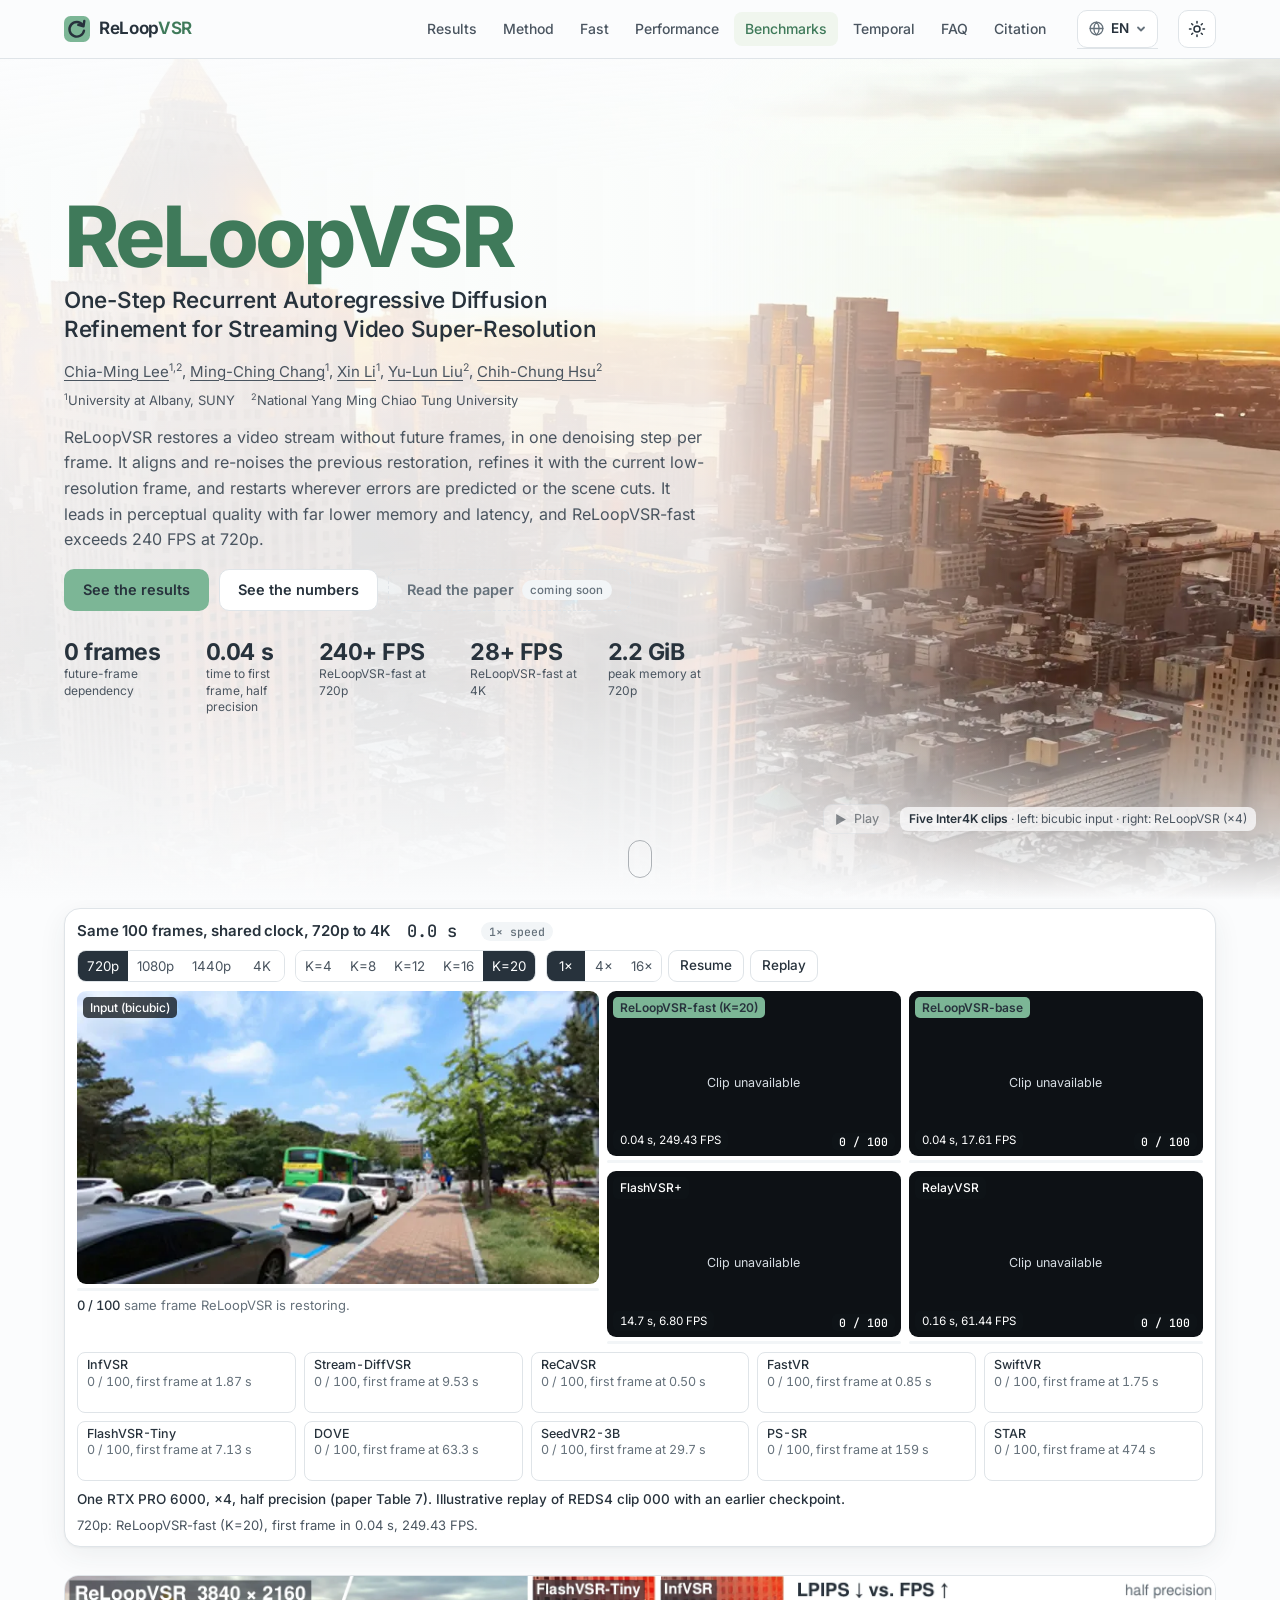
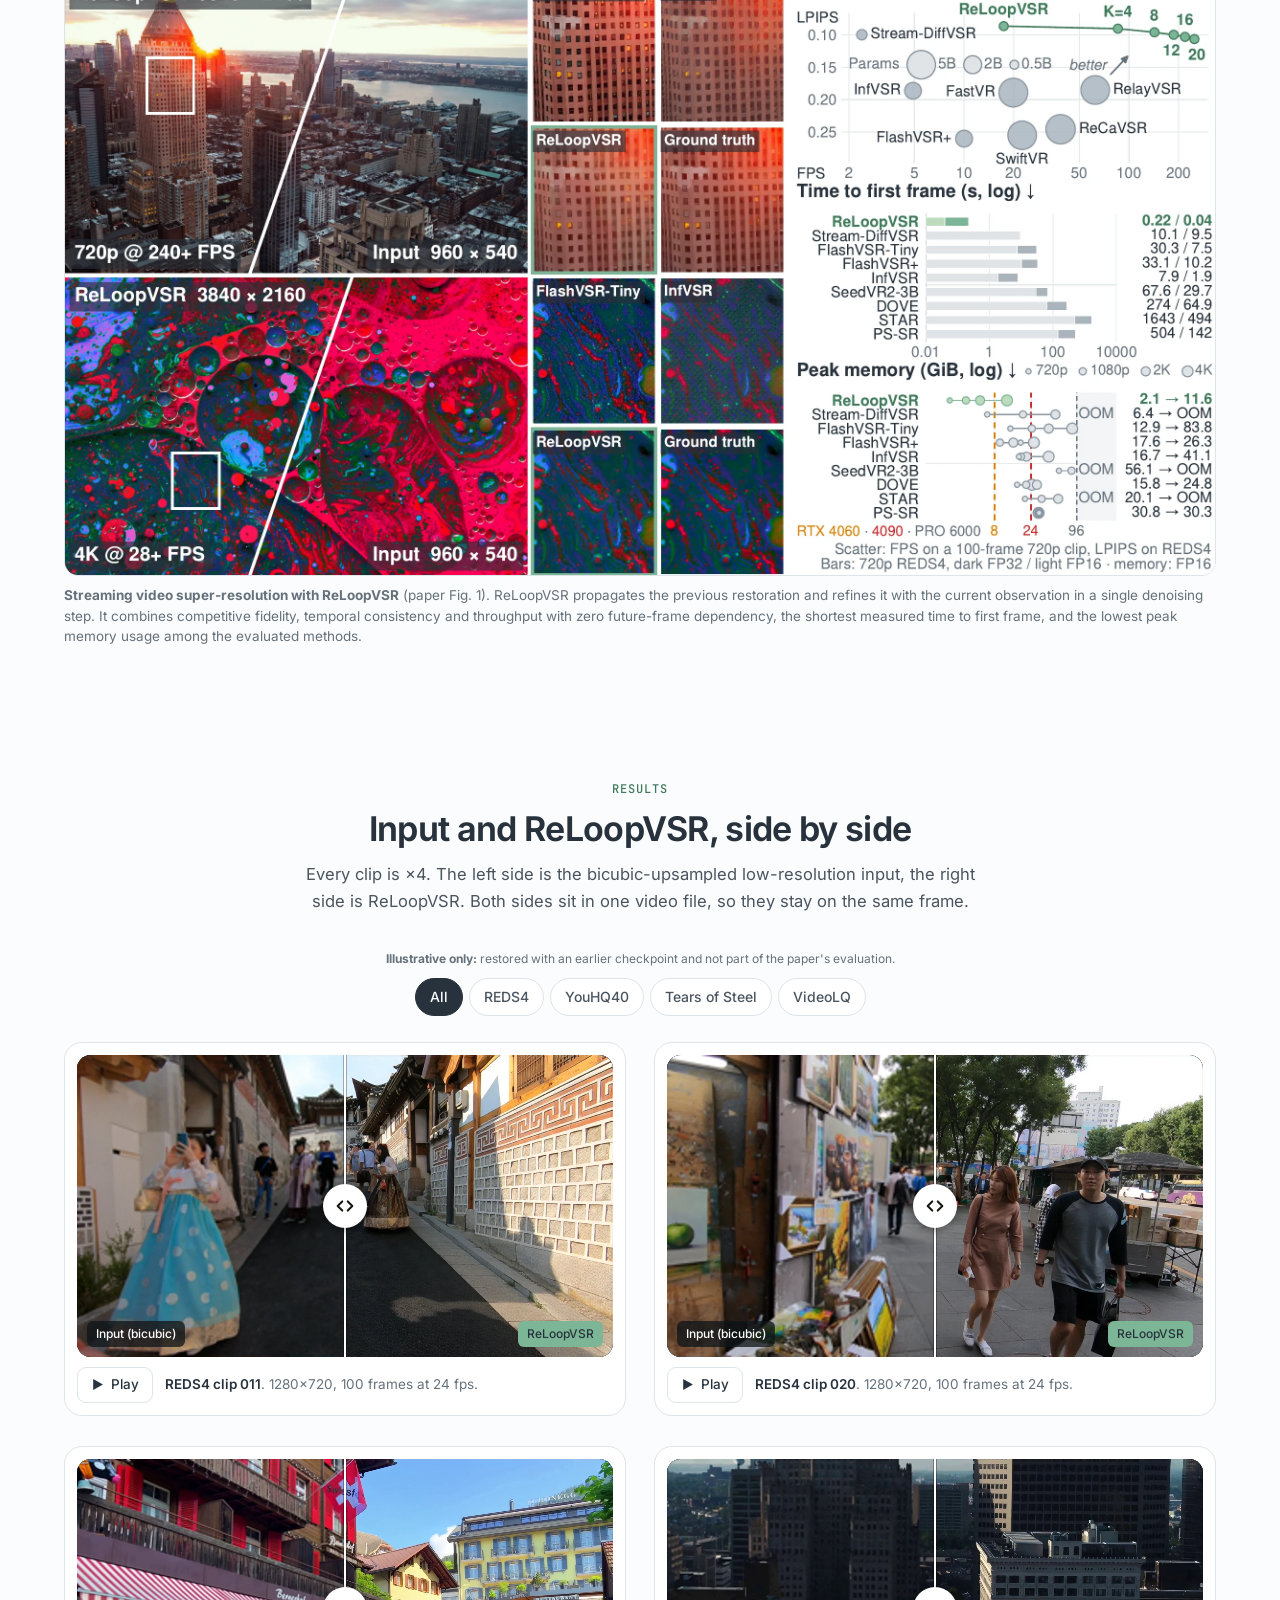
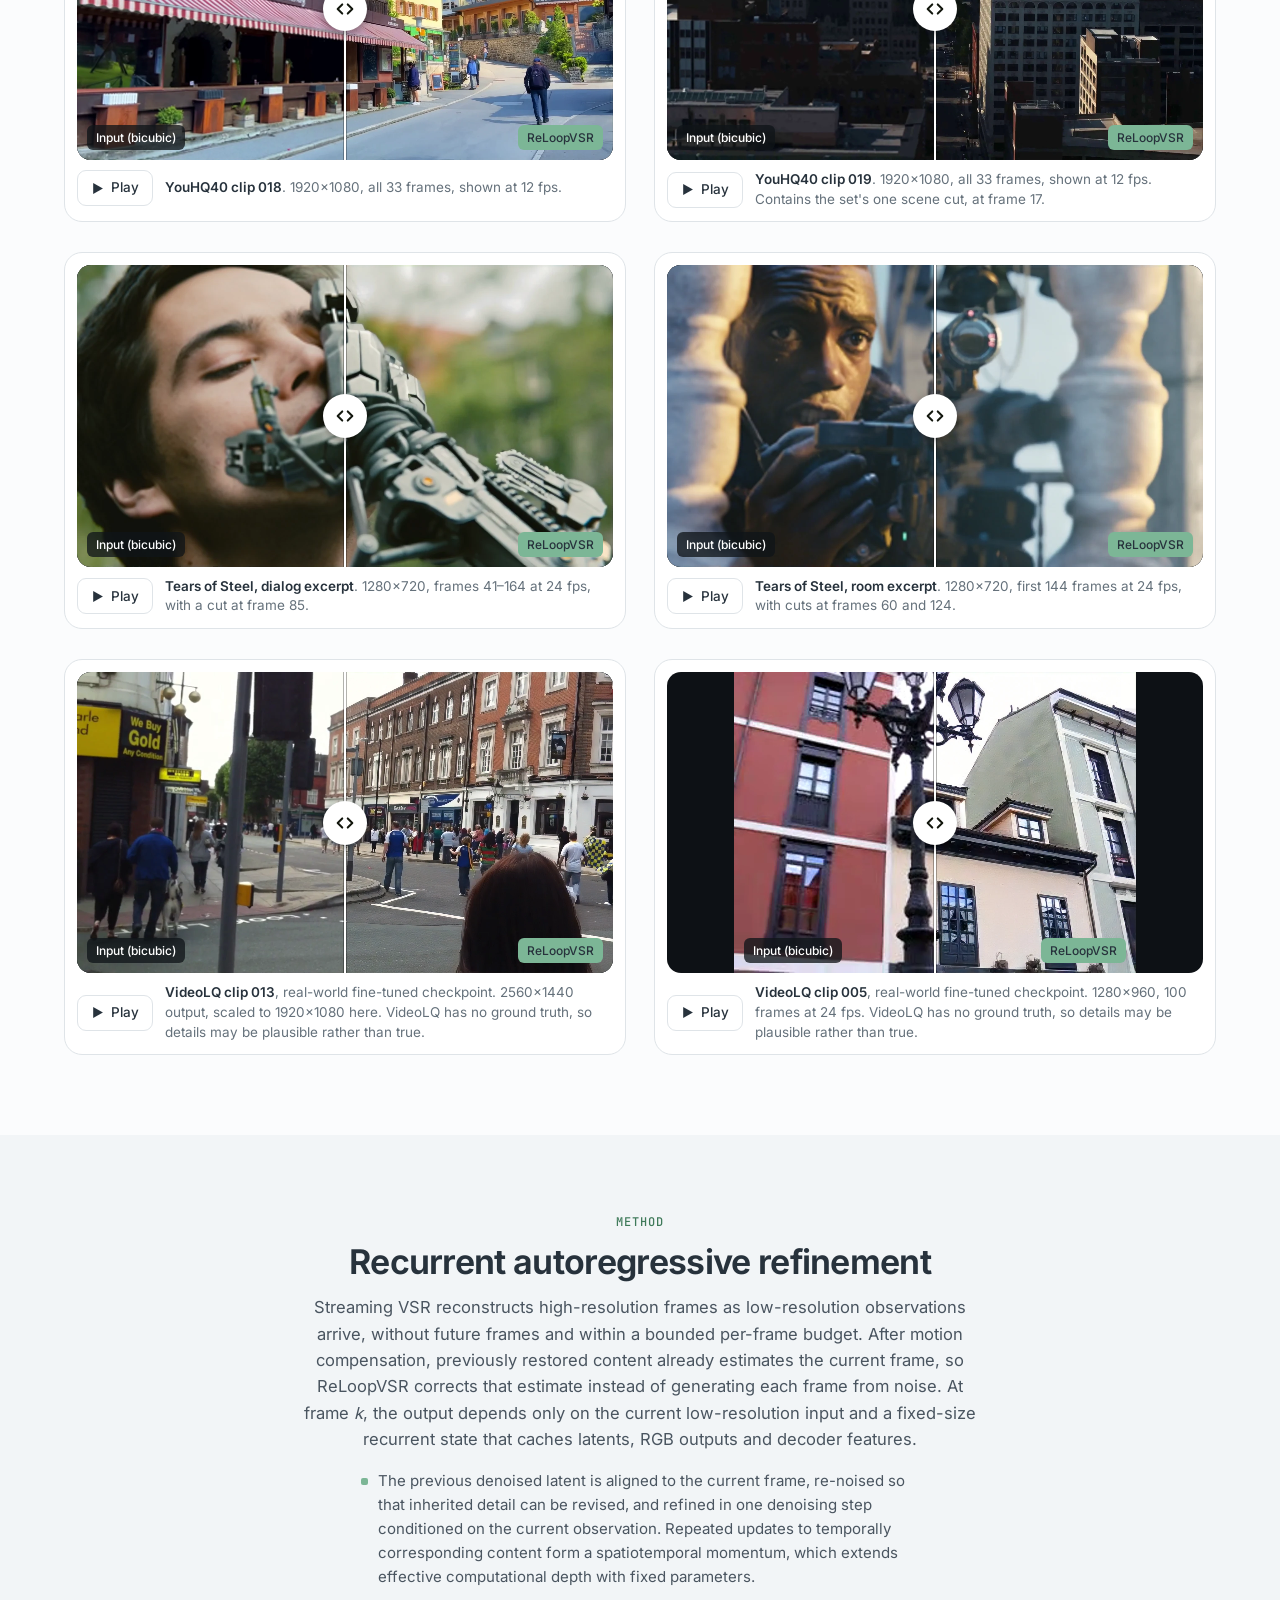
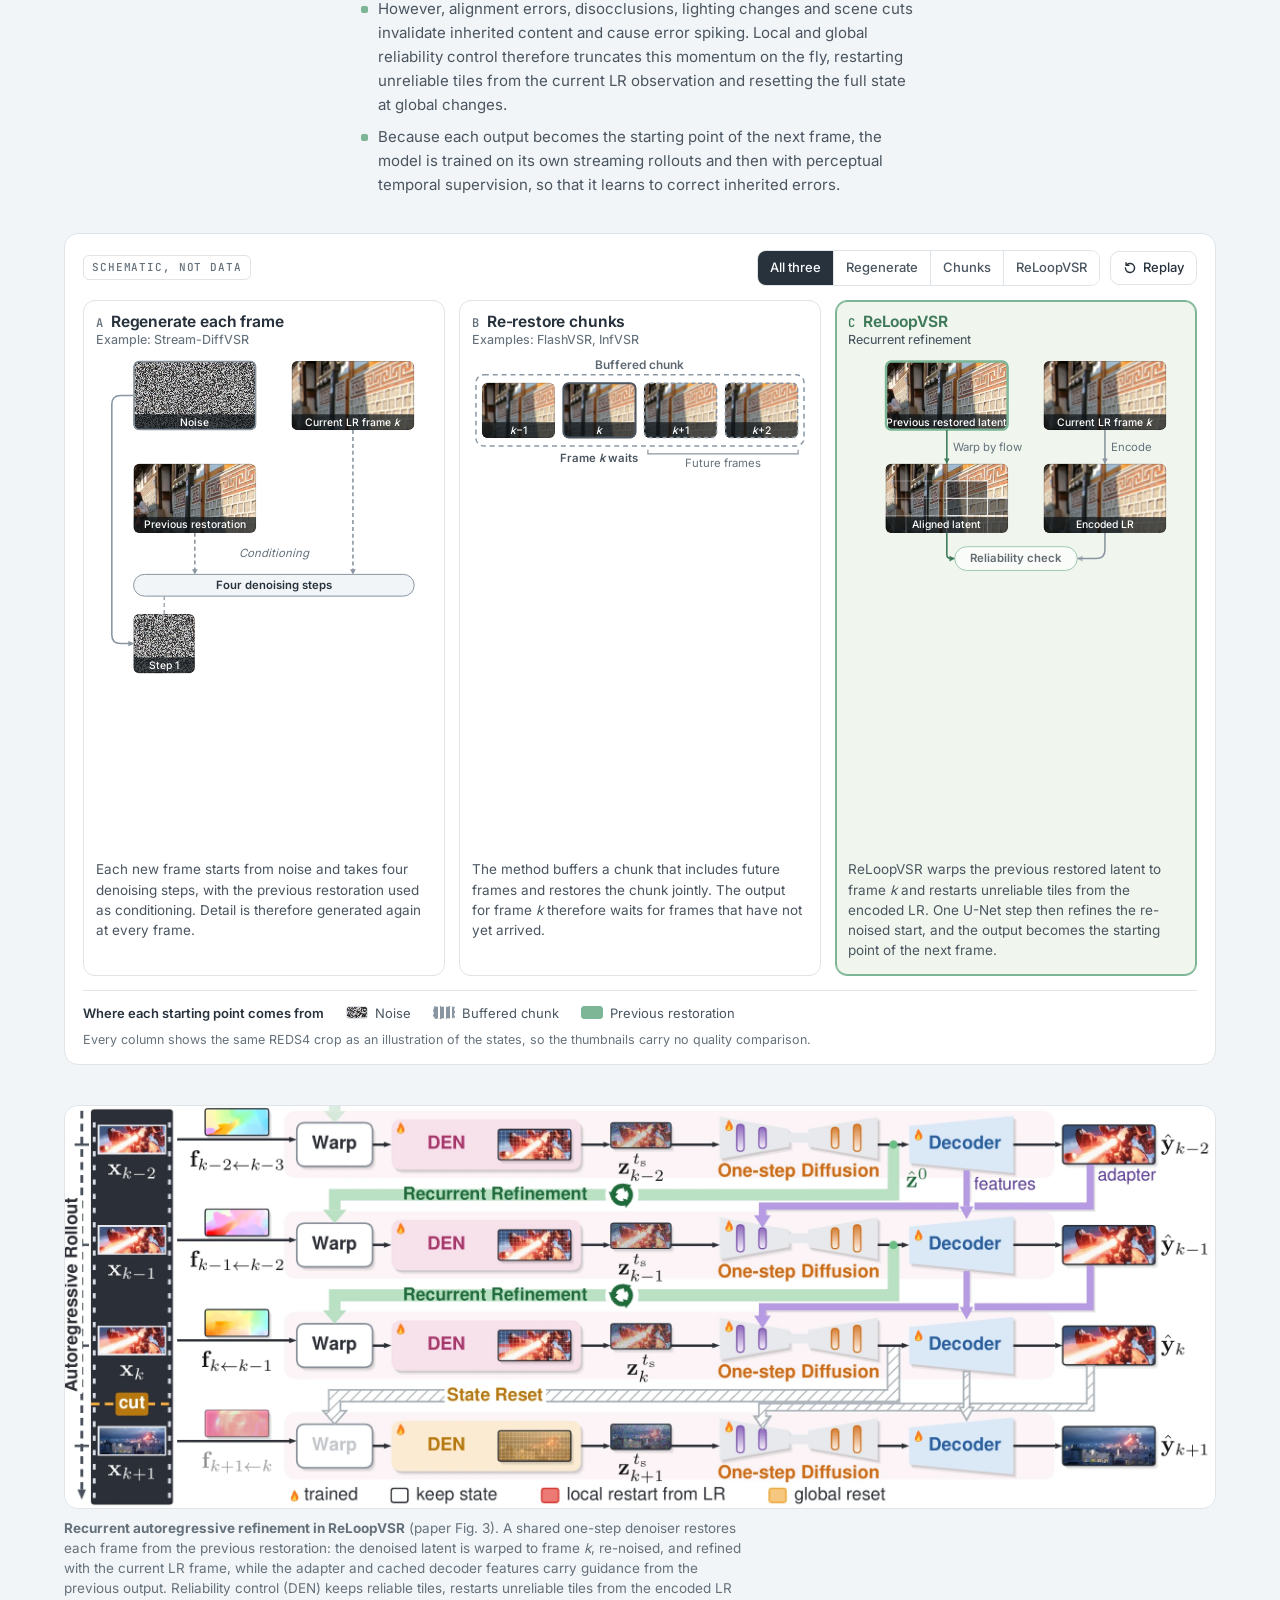
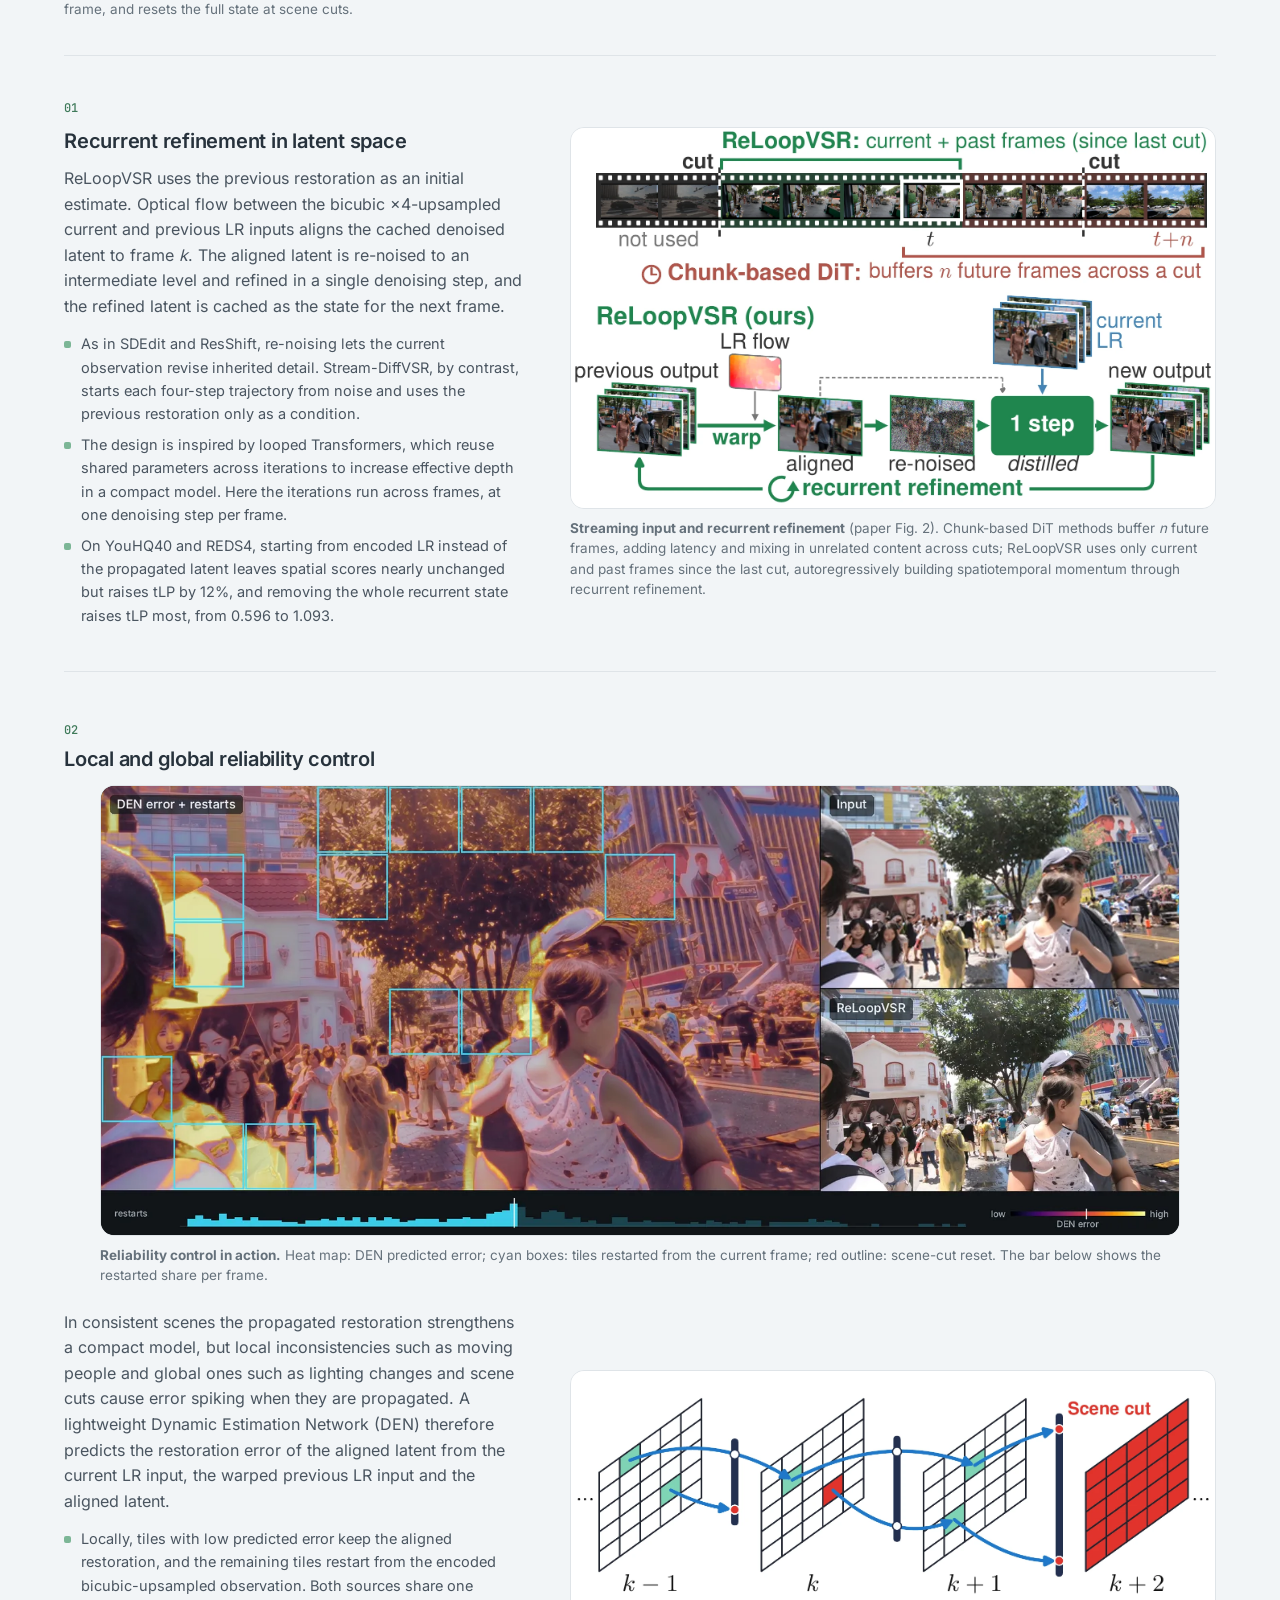
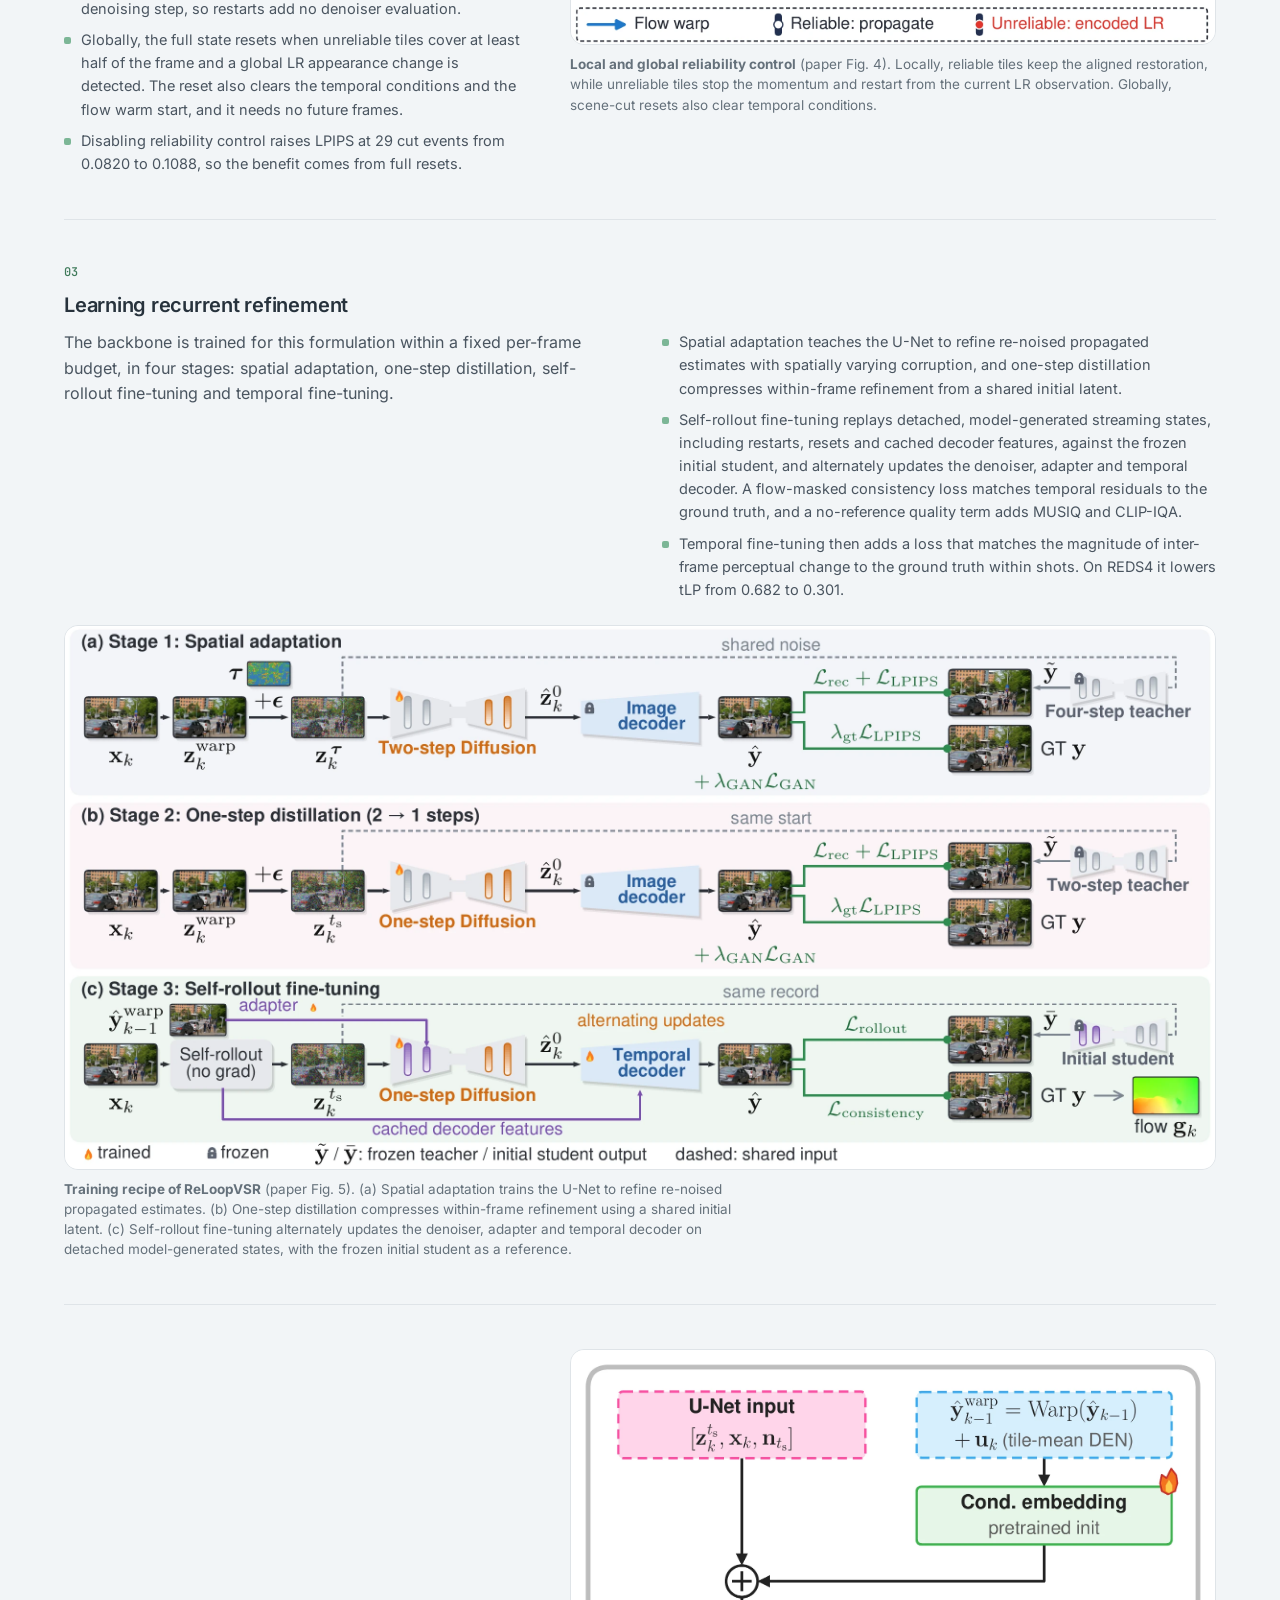
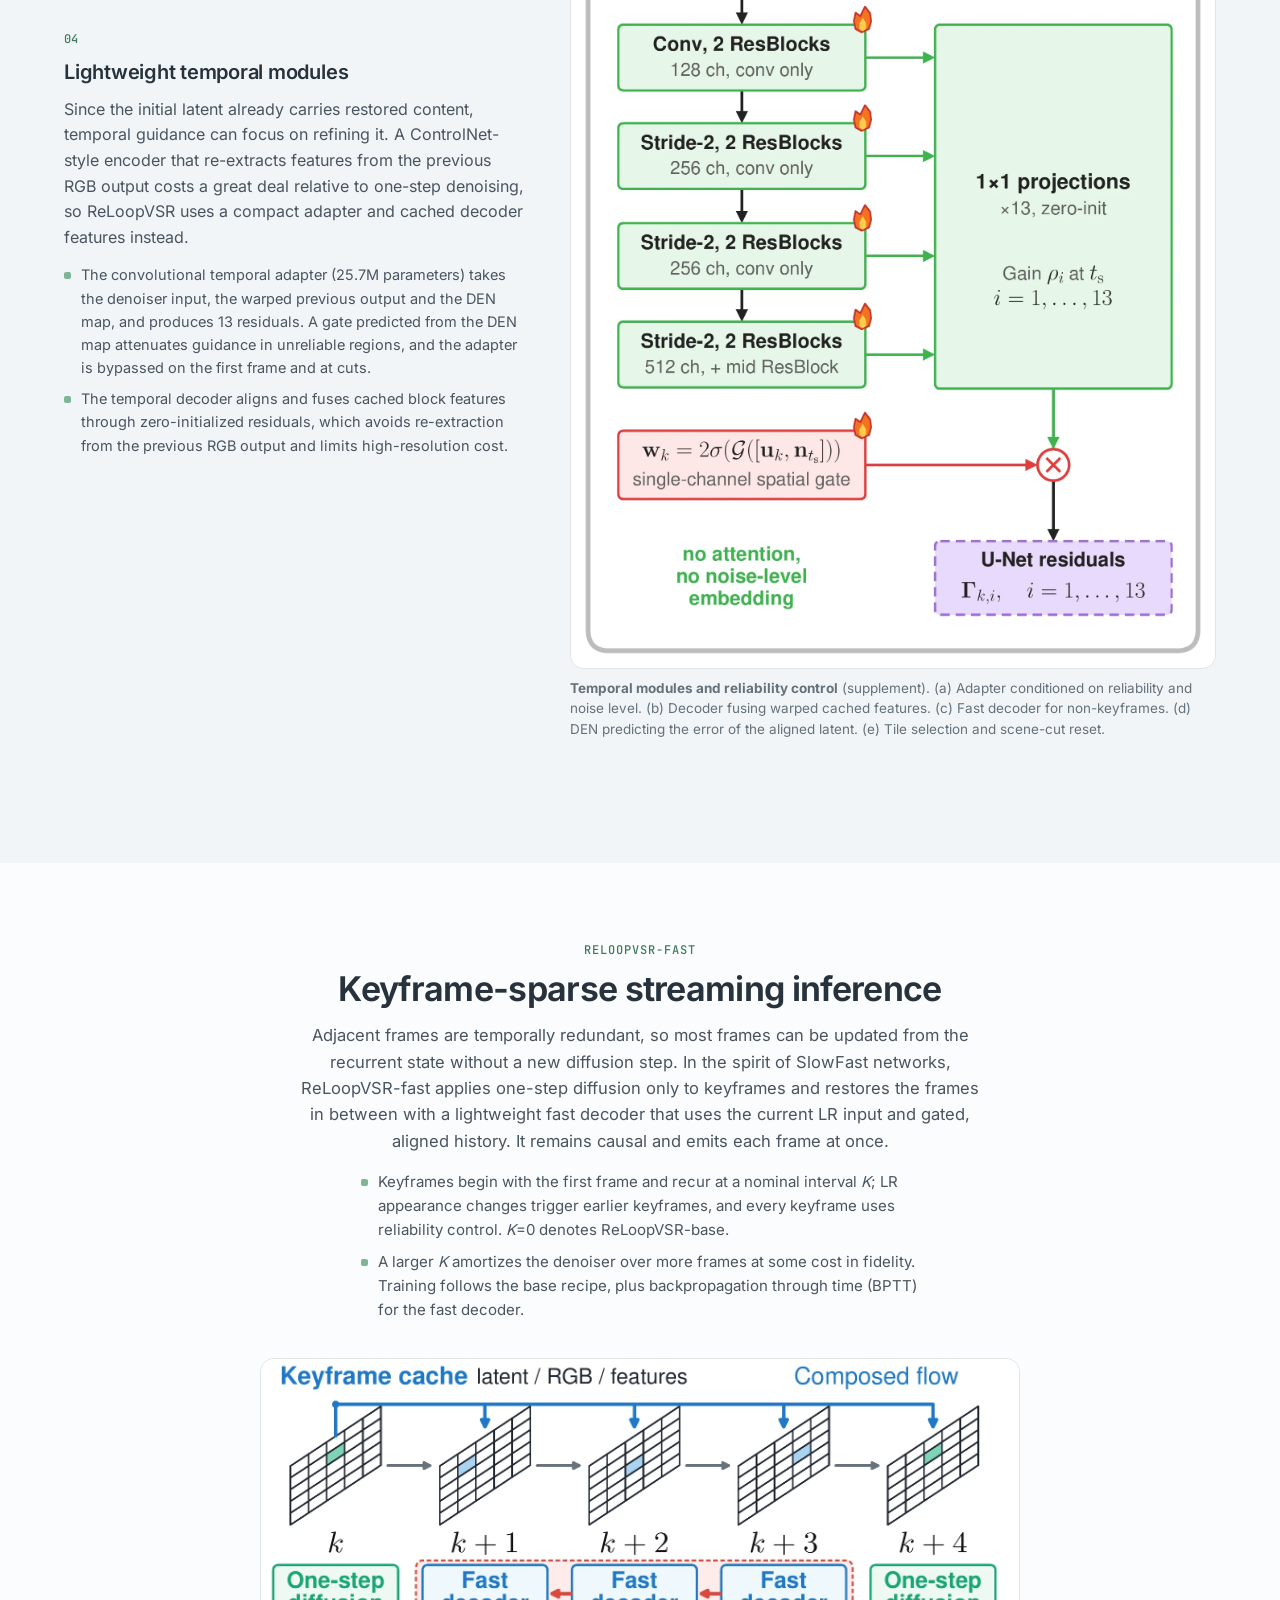
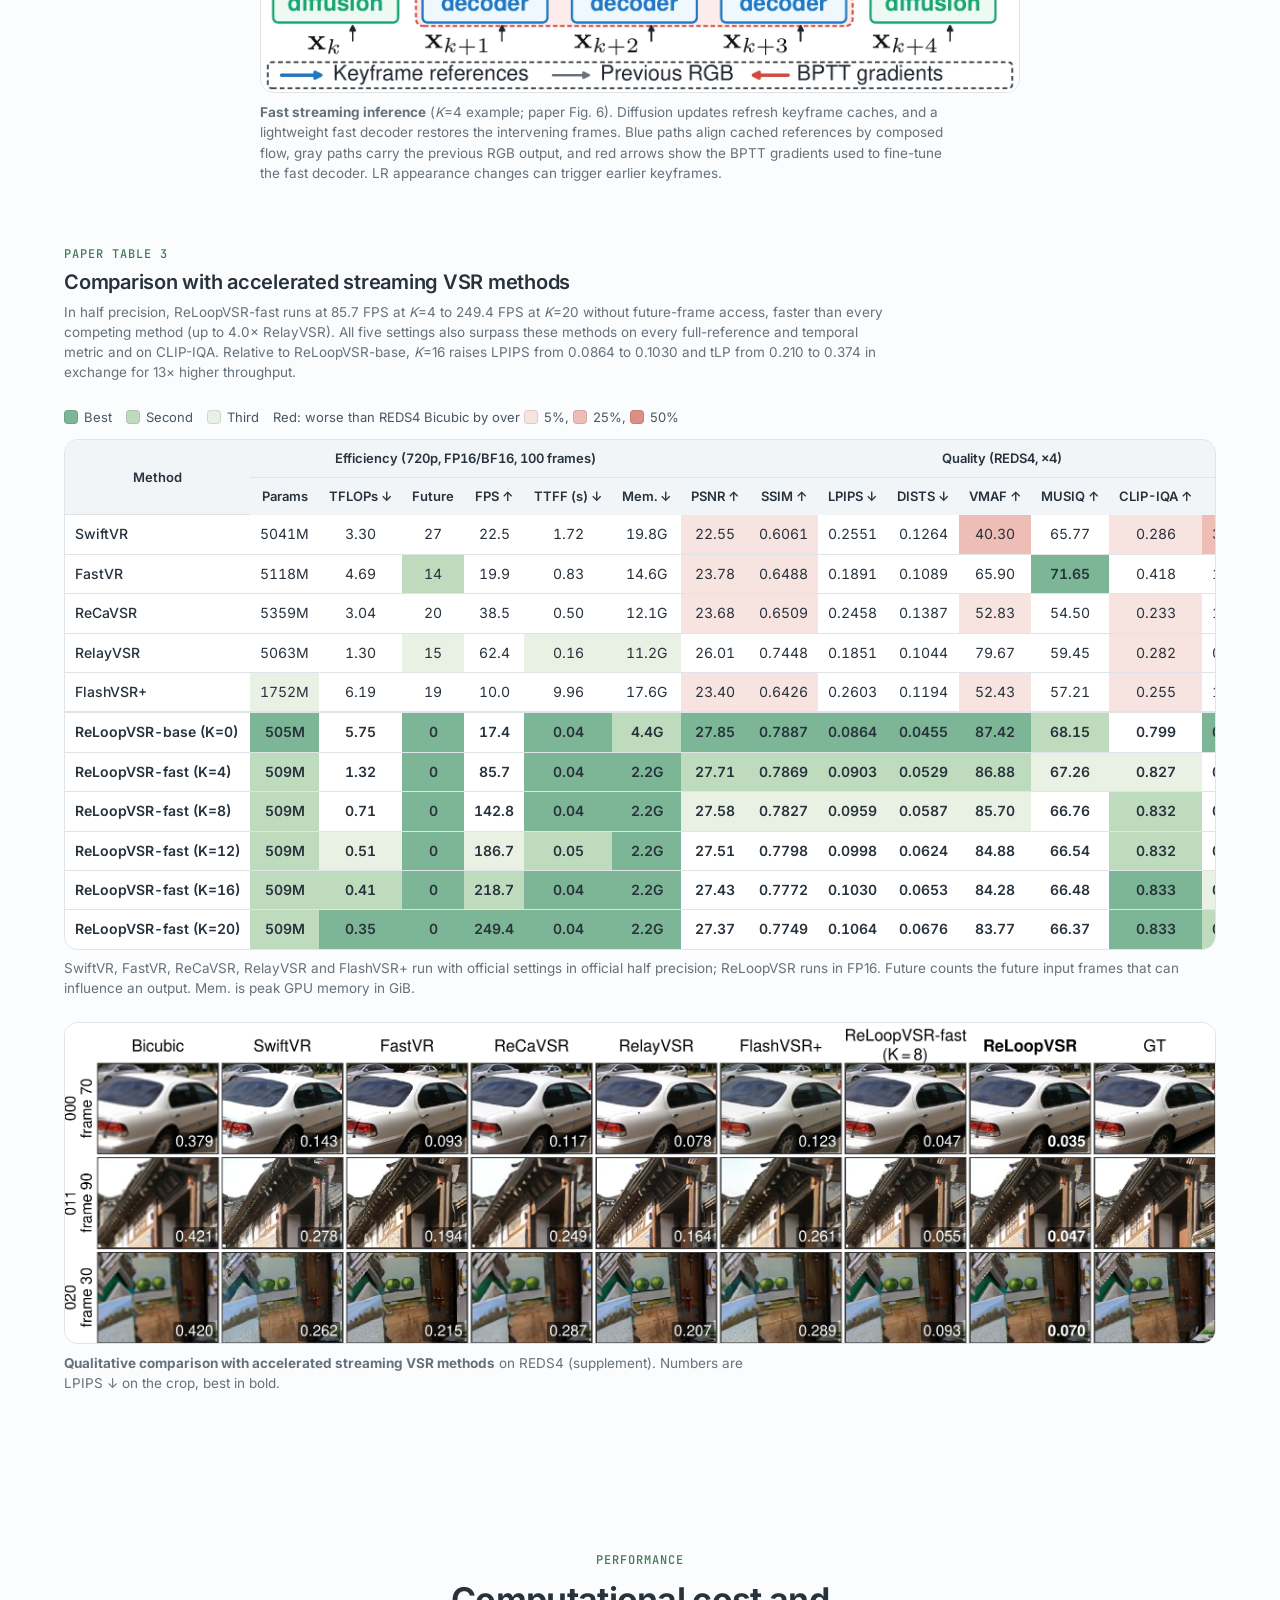
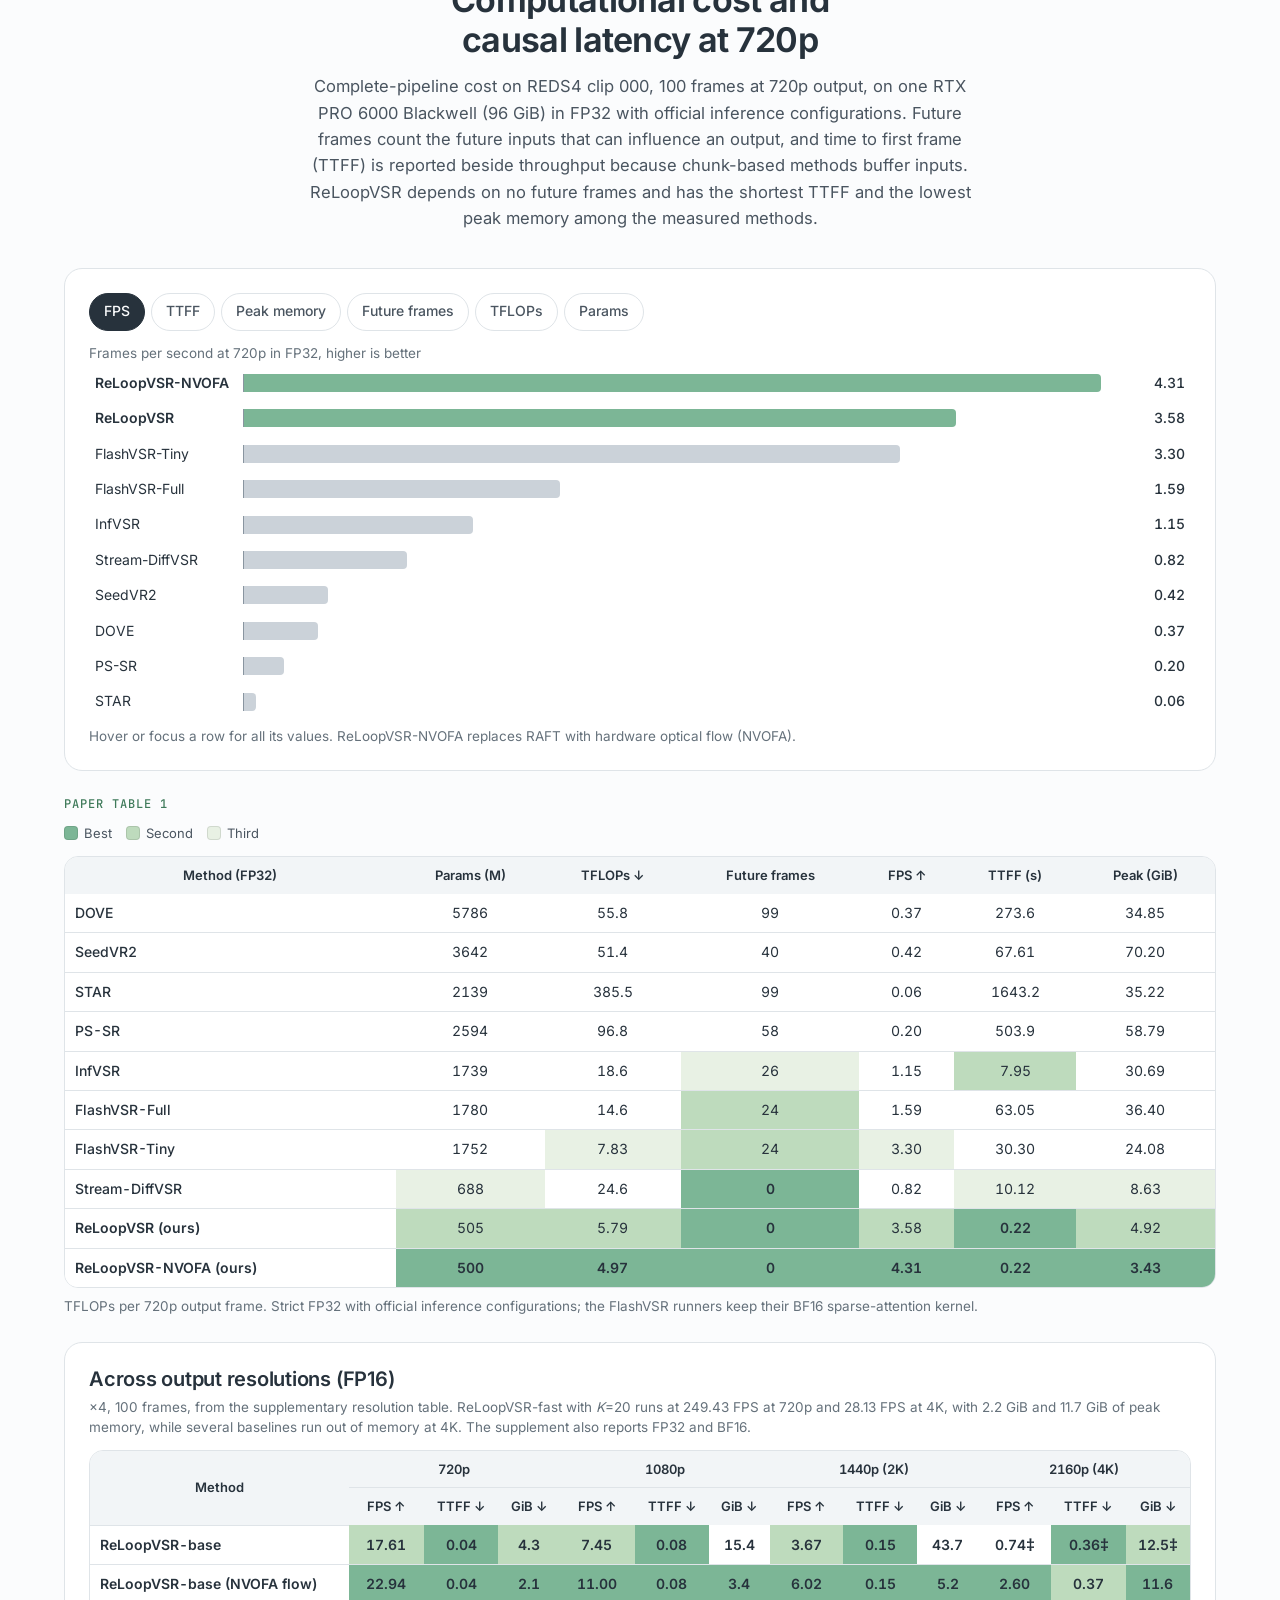
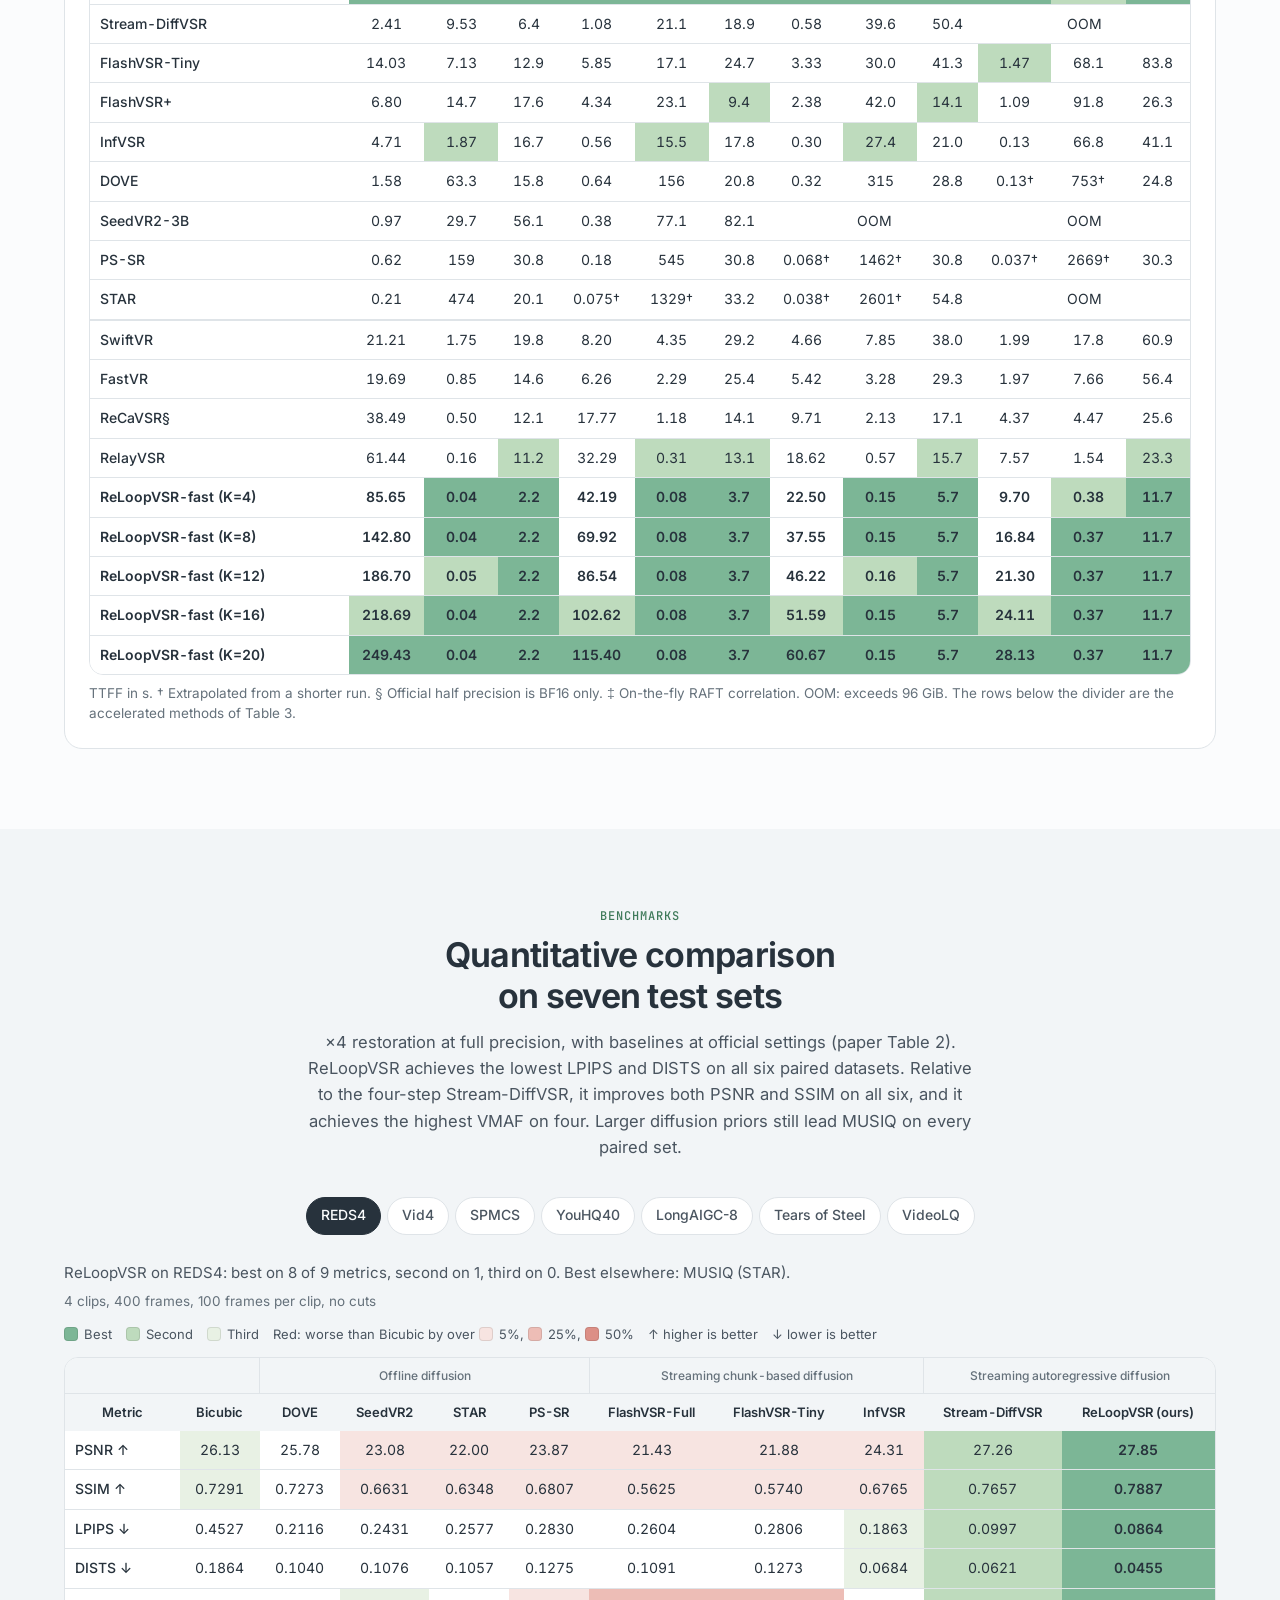
<file: index.html>
<!doctype html>
<html lang="en">
<head>
<meta charset="utf-8">
<meta name="viewport" content="width=device-width,initial-scale=1,viewport-fit=cover">
<title>ReLoopVSR: One-Step Recurrent Autoregressive Diffusion Refinement for Streaming Video Super-Resolution</title>
<meta name="description" content="ReLoopVSR: One-Step Recurrent Autoregressive Diffusion Refinement for Streaming Video Super-Resolution. Results, method, cost and benchmarks.">
<meta name="robots" content="noindex">
<!--i18n-head-->
<link rel="canonical" href="https://ming053l.github.io/ReLoopVSR/">
<link rel="alternate" hreflang="en" href="https://ming053l.github.io/ReLoopVSR/">
<link rel="alternate" hreflang="zh-Hans" href="https://ming053l.github.io/ReLoopVSR/zh-Hans/">
<link rel="alternate" hreflang="zh-Hant" href="https://ming053l.github.io/ReLoopVSR/zh-Hant/">
<link rel="alternate" hreflang="ja" href="https://ming053l.github.io/ReLoopVSR/ja/">
<link rel="alternate" hreflang="ko" href="https://ming053l.github.io/ReLoopVSR/ko/">
<link rel="alternate" hreflang="x-default" href="https://ming053l.github.io/ReLoopVSR/">
<meta property="og:type" content="website">
<meta property="og:site_name" content="ReLoopVSR">
<meta property="og:title" content="ReLoopVSR: One-Step Recurrent Autoregressive Diffusion Refinement for Streaming Video Super-Resolution">
<meta property="og:description" content="ReLoopVSR: One-Step Recurrent Autoregressive Diffusion Refinement for Streaming Video Super-Resolution. Results, method, cost and benchmarks.">
<meta property="og:url" content="https://ming053l.github.io/ReLoopVSR/">
<meta property="og:locale" content="en_US">
<meta property="og:locale:alternate" content="zh_CN">
<meta property="og:locale:alternate" content="zh_TW">
<meta property="og:locale:alternate" content="ja_JP">
<meta property="og:locale:alternate" content="ko_KR">
<!--/i18n-head-->
<link rel="icon" href="data:image/svg+xml,%3Csvg xmlns='http://www.w3.org/2000/svg' viewBox='0 0 32 32'%3E%3Crect width='32' height='32' rx='8' fill='%237CB696'/%3E%3Cpath d='M23 11a9 9 0 1 0 1.6 7' fill='none' stroke='%2327323c' stroke-width='3' stroke-linecap='round'/%3E%3Cpath d='m25 6-1 6.6-6.4-1.6' fill='none' stroke='%2327323c' stroke-width='3' stroke-linecap='round' stroke-linejoin='round'/%3E%3C/svg%3E">
<script>try{var t=localStorage.getItem('dv-theme');if(t==='light'||t==='dark')document.documentElement.setAttribute('data-theme',t)}catch(e){}</script>
<link rel="stylesheet" href="assets/style.css?v=20261119f">
<link rel="stylesheet" href="assets/schematic.css?v=20261110c">
<style>#race-chips{grid-column:1/-1;grid-template-columns:repeat(5,minmax(0,1fr));margin-top:0}@media (max-width:760px){#race-chips{grid-template-columns:repeat(2,minmax(0,1fr))}}.rp.oom .rv{opacity:.55}.race-ctl .seg+.seg{margin-left:4px}.note.illus{font-size:12px;text-align:center;margin:6px auto 10px;max-width:none}#race-cap{margin-top:4px;font-size:13px;color:var(--ink-2)}.seg[data-g=res] button,.seg[data-g=k] button{width:auto;min-width:44px;padding:0 9px}</style>
</head>
<body>
<a class="skip" href="#main">Skip to content</a>
<header class="nav"><div class="wrap">
  <a class="brand" translate="no" href="#top" aria-label="ReLoopVSR, back to top">
    <svg viewBox="0 0 32 32" aria-hidden="true"><rect width="32" height="32" rx="8" fill="#7CB696"/><path d="M23 11a9 9 0 1 0 1.6 7" fill="none" stroke="#27323c" stroke-width="3" stroke-linecap="round"/><path d="m25 6-1 6.6-6.4-1.6" fill="none" stroke="#27323c" stroke-width="3" stroke-linecap="round" stroke-linejoin="round"/></svg>
    <span>ReLoop<b>VSR</b></span></a>
  <nav class="links" aria-label="Sections">
    <a href="#results">Results</a><a href="#method">Method</a><a href="#fast">Fast</a><a href="#performance">Performance</a><a href="#benchmarks">Benchmarks</a><a href="#temporal">Temporal</a><a href="#faq">FAQ</a><a href="#citation">Citation</a>
  </nav>
  <!--i18n-switcher--><details class="lang" id="lang" translate="no"><summary aria-label="Language: English" title="Language"><svg viewBox="0 0 24 24" fill="none" stroke="currentColor" stroke-width="1.8" stroke-linecap="round" stroke-linejoin="round" aria-hidden="true"><circle cx="12" cy="12" r="9"/><path d="M3 12h18M12 3c2.5 2.6 3.8 5.6 3.8 9s-1.3 6.4-3.8 9M12 3c-2.5 2.6-3.8 5.6-3.8 9s1.3 6.4 3.8 9"/></svg><span>EN</span><svg class="chev" viewBox="0 0 12 12" fill="none" stroke="currentColor" stroke-width="1.8" stroke-linecap="round" stroke-linejoin="round" aria-hidden="true"><path d="m3 4.5 3 3 3-3"/></svg></summary><ul class="lang-menu"><li><a href="./" hreflang="en" lang="en" aria-current="page"><b>EN</b>English</a></li><li><a href="zh-Hans/" hreflang="zh-Hans" lang="zh-Hans"><b>简</b>简体中文</a></li><li><a href="zh-Hant/" hreflang="zh-Hant" lang="zh-Hant"><b>繁</b>繁體中文</a></li><li><a href="ja/" hreflang="ja" lang="ja"><b>日</b>日本語</a></li><li><a href="ko/" hreflang="ko" lang="ko"><b>한</b>한국어</a></li></ul></details><!--/i18n-switcher-->
  <button class="icon-btn" id="theme" type="button" aria-label="Toggle theme">
    <svg class="i-sun" viewBox="0 0 24 24" fill="none" stroke="currentColor" stroke-width="2" stroke-linecap="round" aria-hidden="true"><circle cx="12" cy="12" r="4"/><path d="M12 2v2M12 20v2M4.9 4.9l1.4 1.4M17.7 17.7l1.4 1.4M2 12h2M20 12h2M4.9 19.1l1.4-1.4M17.7 6.3l1.4-1.4"/></svg>
    <svg class="i-moon" viewBox="0 0 24 24" fill="none" stroke="currentColor" stroke-width="2" stroke-linecap="round" stroke-linejoin="round" aria-hidden="true"><path d="M20 14.5A8.5 8.5 0 0 1 9.5 4 8.5 8.5 0 1 0 20 14.5z"/></svg>
  </button>
</div></header>
<div id="tip" hidden></div>

<main id="main">
<div class="hero" id="top">
  <div class="hero-view" data-clip="hero" data-desc="Five Inter4K clips (city aerials, a honeycomb staircase, a portrait and a rose), split into the bicubic-upsampled input and the ReLoopVSR output"><img class="hero-poster" src="media/poster/hero_split.webp?v=20261118r" width="1920" height="1080" alt="" fetchpriority="high" decoding="async"></div>
  <div class="hero-fade" aria-hidden="true"></div>
  <div class="hero-inner wrap"><div class="hero-text">
    <h1 class="hero-title"><em>ReLoopVSR</em><span class="vh">: </span><span class="hero-sub"><span class="nb">One-Step</span> Recurrent Autoregressive Diffusion Refinement for Streaming Video Super-Resolution</span></h1>
    <p class="authors" translate="no"><a href="https://ming053l.github.io/" target="_blank" rel="noopener">Chia-Ming Lee</a><sup>1,2</sup>, <a href="https://mingching.github.io/" target="_blank" rel="noopener">Ming-Ching Chang</a><sup>1</sup>, <a href="https://scholar.google.com/citations?user=gMBvzGoAAAAJ&amp;hl=en" target="_blank" rel="noopener">Xin Li</a><sup>1</sup>, <a href="https://yulunalexliu.github.io/" target="_blank" rel="noopener">Yu-Lun Liu</a><sup>2</sup>, <a href="https://cchsu.info/" target="_blank" rel="noopener">Chih-Chung Hsu</a><sup>2</sup></p>
    <p class="affil" translate="no"><span><sup>1</sup>University at Albany, SUNY</span>&nbsp;&nbsp;&nbsp; <span><sup>2</sup>National Yang Ming Chiao Tung University</span></p>
    <p class="lede">ReLoopVSR restores a video stream without future frames, in one denoising step per frame. It aligns and re-noises the previous restoration, refines it with the current low-resolution frame, and restarts wherever errors are predicted or the scene cuts. It leads in perceptual quality with far lower memory and latency, and ReLoopVSR-fast exceeds 240 FPS at 720p.</p>
    <div class="btns">
      <a class="btn btn-p" href="#results">See the results</a>
      <a class="btn btn-s" href="#benchmarks">See the numbers</a>
      <button class="btn" type="button" disabled>Read the paper <small>coming soon</small></button>
    </div>
  <div class="stats hero-stats" role="list" aria-label="Key measured numbers">
    <div role="listitem"><b>0 frames</b><span>future-frame dependency</span></div>
    <div role="listitem"><b>0.04 s</b><span>time to first frame, half precision</span></div>
    <div role="listitem"><b>240+ FPS</b><span>ReLoopVSR-fast at 720p</span></div>
    <div role="listitem"><b>28+ FPS</b><span>ReLoopVSR-fast at 4K</span></div>
    <div role="listitem"><b>2.2 GiB</b><span>peak memory at 720p</span></div>
  </div>
  </div></div>
  <div class="hero-cap"><button class="play" id="hero-play" type="button" aria-label="Pause this clip"><svg viewBox="0 0 12 12" fill="currentColor" aria-hidden="true"><path d="M2 1h3v10H2zM7 1h3v10H7z"/></svg><span>Pause</span></button><span id="hero-cap"><b>Five Inter4K clips</b> · left: bicubic input · right: ReLoopVSR (×4)</span></div>
  <a class="scroll-cue" href="#race" aria-label="Scroll to the speed race"><span></span></a>
</div>
<div class="hero-after"><div class="wrap">
  <section class="race" id="race" aria-labelledby="race-h">
    <div class="race-top">
      <h2 id="race-h" class="race-title">Same 100 frames, shared clock, 720p to 4K</h2>
      <div class="clock"><span class="vh">Elapsed measured time: </span><b id="race-clock">0.0 s</b><span id="race-speed-note" class="pill">1× speed</span></div>
      <div class="race-ctl">
        <div class="seg" data-g="res" role="group" aria-label="Output resolution used for the timing"><button type="button" aria-pressed="true">720p</button><button type="button" aria-pressed="false">1080p</button><button type="button" aria-pressed="false">1440p</button><button type="button" aria-pressed="false">4K</button></div>
        <div class="seg" data-g="k" role="group" aria-label="Keyframe interval of ReLoopVSR-fast"><button type="button" aria-pressed="false">K=4</button><button type="button" aria-pressed="false">K=8</button><button type="button" aria-pressed="false">K=12</button><button type="button" aria-pressed="false">K=16</button><button type="button" aria-pressed="true">K=20</button></div>
        <div class="seg" data-g="speed" role="group" aria-label="Playback speed of the race"><button type="button" data-s="1" aria-pressed="true">1×</button><button type="button" data-s="4" aria-pressed="false">4×</button><button type="button" data-s="16" aria-pressed="false">16×</button></div>
        <button class="play" id="race-pause" type="button">Pause</button><button class="play" id="race-replay" type="button">Replay</button>
      </div>
    </div>
    <div class="race-grid">
      <div class="rp rp-in" data-m="input"><div class="rv"><video muted playsinline preload="none" poster="media/poster/race_input.webp" tabindex="-1" aria-label="Input stream, REDS4 clip 000, bicubic-upsampled" data-src="media/race/input.mp4"></video><span class="rn">Input (bicubic)</span></div>
        <div class="rm"><div class="rb"><i></i></div><p><b class="rc">0 / 100</b> <span id="race-in-note">same frame ReLoopVSR is restoring.</span></p></div></div>
      <div class="rps" id="race-panels"></div>
      <div class="chips" id="race-chips" aria-label="Other evaluated methods, counters only"></div>
    </div>
    <p class="race-label">One RTX PRO 6000, ×4, half precision (paper Table 7). Illustrative replay of REDS4 clip 000 with an earlier checkpoint.</p>
    <p id="race-cap" aria-live="polite"></p>
    <p class="vh">At 720p, ReLoopVSR-fast shows its first frame at 0.04 s and runs at 249 FPS.</p>
  </section>
  <noscript><p class="note">The comparison sliders, charts and tables need JavaScript. Paper figures and text remain readable.</p></noscript>
  <figure class="fig-wrap teaser"><div class="fig"><a href="assets/fig/teaser_top.webp?v=20261117f"><img src="assets/fig/teaser_top.webp?v=20261117f" width="2400" height="1252" loading="lazy" decoding="async" alt="Left: two 4K ReLoopVSR outputs from 960×540 inputs, split against the input, labelled 720p at 240+ FPS and 4K at 28+ FPS. Middle: crops from FlashVSR-Tiny, InfVSR, ReLoopVSR and ground truth. Right: LPIPS against FPS with bubble size for parameters, where ReLoopVSR and its K=4 to 20 fast settings sit at low LPIPS and high FPS; time to first frame per method, where ReLoopVSR needs 0.22 s in FP32 and 0.04 s in FP16; and peak memory from 720p to 4K, where ReLoopVSR needs 2.1 to 11.6 GiB."></a></div>
    <figcaption><b>Streaming video super-resolution with ReLoopVSR</b> (paper Fig. 1). ReLoopVSR propagates the previous restoration and refines it with the current observation in a single denoising step. It combines competitive fidelity, temporal consistency and throughput with zero future-frame dependency, the shortest measured time to first frame, and the lowest peak memory usage among the evaluated methods.</figcaption></figure>
</div></div>

<section id="results"><div class="wrap">
  <div class="head"><p class="eyebrow">Results</p><h2>Input and ReLoopVSR, side by side</h2>
  <p>Every clip is ×4. The left side is the bicubic-upsampled low-resolution input, the right side is ReLoopVSR. Both sides sit in one video file, so they stay on the same frame.</p></div>
  <p class="note illus"><b>Illustrative only:</b> restored with an earlier checkpoint and not part of the paper's evaluation.</p>
  <div id="show-tabs" class="tabs"></div>
  <div id="showcase" class="grid2">
    <article class="card" data-ds="REDS4"><div class="cmp" data-clip="reds_011" data-desc="Alley with traditional walls and a visitor in patterned dress, REDS4 clip 011" data-cap="<b>REDS4 clip 011</b>. 1280×720, 100 frames at 24 fps."></div></article>
    <article class="card" data-ds="REDS4"><div class="cmp" data-clip="reds_020" data-desc="Street stall with paintings and passers-by, REDS4 clip 020" data-cap="<b>REDS4 clip 020</b>. 1280×720, 100 frames at 24 fps."></div></article>
    <article class="card" data-ds="YouHQ40"><div class="cmp" data-clip="youhq_018" data-desc="Hotel facade with striped awnings along a road, YouHQ40 clip 018" data-cap="<b>YouHQ40 clip 018</b>. 1920×1080, all 33 frames, shown at 12 fps."></div></article>
    <article class="card" data-ds="YouHQ40"><div class="cmp" data-clip="youhq_019" data-desc="Aerial city view with high-rise buildings, YouHQ40 clip 019" data-cap="<b>YouHQ40 clip 019</b>. 1920×1080, all 33 frames, shown at 12 fps. Contains the set's one scene cut, at frame 17."></div></article>
    <article class="card" data-ds="Tears of Steel"><div class="cmp" data-clip="tos_dialog" data-desc="Shot from the film Tears of Steel, a man aiming a mechanical device" data-cap="<b>Tears of Steel, dialog excerpt</b>. 1280×720, frames 41–164 at 24 fps, with a cut at frame 85."></div></article>
    <article class="card" data-ds="Tears of Steel"><div class="cmp" data-clip="tos_room1" data-desc="Shot from the film Tears of Steel, a soldier behind a balustrade" data-cap="<b>Tears of Steel, room excerpt</b>. 1280×720, first 144 frames at 24 fps, with cuts at frames 60 and 124."></div></article>
    <article class="card" data-ds="VideoLQ"><div class="cmp" data-clip="vlq_013" data-desc="Street with shop signs and brick buildings, real-world VideoLQ clip 013" data-cap="<b>VideoLQ clip 013</b>, real-world fine-tuned checkpoint. 2560×1440 output, scaled to 1920×1080 here. VideoLQ has no ground truth, so details may be plausible rather than true."></div></article>
    <article class="card" data-ds="VideoLQ"><div class="cmp" data-clip="vlq_005" data-desc="Wrought-iron street lamp in front of painted buildings, real-world VideoLQ clip 005" data-cap="<b>VideoLQ clip 005</b>, real-world fine-tuned checkpoint. 1280×960, 100 frames at 24 fps. VideoLQ has no ground truth, so details may be plausible rather than true."></div></article>
  </div>
</div></section>

<section id="method" class="alt"><div class="wrap">
  <div class="head"><p class="eyebrow">Method</p><h2>Recurrent autoregressive refinement</h2>
  <p>Streaming VSR reconstructs high-resolution frames as low-resolution observations arrive, without future frames and within a bounded per-frame budget. After motion compensation, previously restored content already estimates the current frame, so ReLoopVSR corrects that estimate instead of generating each frame from noise. At frame <i>k</i>, the output depends only on the current low-resolution input and a fixed-size recurrent state that caches latents, RGB outputs and decoder features.</p>
  <ul><li>The previous denoised latent is aligned to the current frame, re-noised so that inherited detail can be revised, and refined in one denoising step conditioned on the current observation. Repeated updates to temporally corresponding content form a spatiotemporal momentum, which extends effective computational depth with fixed parameters.</li><li>However, alignment errors, disocclusions, lighting changes and scene cuts invalidate inherited content and cause error spiking. Local and global reliability control therefore truncates this momentum on the fly, restarting unreliable tiles from the current LR observation and resetting the full state at global changes.</li><li>Because each output becomes the starting point of the next frame, the model is trained on its own streaming rollouts and then with perceptual temporal supervision, so that it learns to correct inherited errors.</li></ul></div>
  <figure class="sch" id="schematic" aria-label="Animated schematic comparing how three kinds of method produce frame k"></figure>
  <figure class="fig-wrap"><div class="fig"><a href="assets/fig/method.webp?v=20261117f"><img src="assets/fig/method.webp?v=20261117f" width="2400" height="838" loading="lazy" decoding="async" alt="Pipeline over consecutive frames. Each row warps the previous denoised latent to frame k by optical flow, lets reliability control keep reliable tiles or restart the others from the encoded LR frame, re-noises the result and refines it with one shared denoising step, and decodes it with cached decoder features. The adapter carries guidance from the previous output. At a scene cut the state is reset."></a></div>
    <figcaption><b>Recurrent autoregressive refinement in ReLoopVSR</b> (paper Fig. 3). A shared one-step denoiser restores each frame from the previous restoration: the denoised latent is warped to frame <i>k</i>, re-noised, and refined with the current LR frame, while the adapter and cached decoder features carry guidance from the previous output. Reliability control (DEN) keeps reliable tiles, restarts unreliable tiles from the encoded LR frame, and resets the full state at scene cuts.</figcaption></figure>

  <div style="margin-top:36px">
  <div class="feature"><div class="ft"><span class="num">01</span><h3>Recurrent refinement in latent space</h3>
    <p>ReLoopVSR uses the previous restoration as an initial estimate. Optical flow between the bicubic ×4-upsampled current and previous LR inputs aligns the cached denoised latent to frame <i>k</i>. The aligned latent is re-noised to an intermediate level and refined in a single denoising step, and the refined latent is cached as the state for the next frame.</p>
    <ul><li>As in SDEdit and ResShift, re-noising lets the current observation revise inherited detail. Stream-DiffVSR, by contrast, starts each four-step trajectory from noise and uses the previous restoration only as a condition.</li><li>The design is inspired by looped Transformers, which reuse shared parameters across iterations to increase effective depth in a compact model. Here the iterations run across frames, at one denoising step per frame.</li><li>On YouHQ40 and REDS4, starting from encoded LR instead of the propagated latent leaves spatial scores nearly unchanged but raises tLP by 12%, and removing the whole recurrent state raises tLP most, from 0.596 to 1.093.</li></ul></div>
    <figure class="fig-wrap"><div class="fig"><a href="assets/fig/recurrent_refinement_schematic.webp?v=20261117f"><img src="assets/fig/recurrent_refinement_schematic.webp?v=20261117f" width="1600" height="943" loading="lazy" decoding="async" alt="Top: a film strip with two scene cuts, where ReLoopVSR uses the current and past frames since the last cut while a chunk-based DiT buffers n future frames across a cut. Bottom: ReLoopVSR warps the previous output with LR flow, re-noises the aligned result, refines it in one distilled step with the current LR frame, and feeds the new output back as recurrent refinement."></a></div>
    <figcaption><b>Streaming input and recurrent refinement</b> (paper Fig. 2). Chunk-based DiT methods buffer <i>n</i> future frames, adding latency and mixing in unrelated content across cuts; ReLoopVSR uses only current and past frames since the last cut, autoregressively building spatiotemporal momentum through recurrent refinement.</figcaption></figure></div>

  <div class="den-head"><span class="num">02</span><h3>Local and global reliability control</h3></div>
  <figure class="fig-wrap den-vid"><div class="fig"><video class="autovid" muted loop playsinline preload="none" width="1600" height="666" poster="media/poster/den_web.webp" data-src="media/video/den_web.mp4" data-src-lite="media/video/den_web-lite.mp4" aria-label="DEN visualization: ReLoopVSR output overlaid with the predicted error of DEN, restarted tiles outlined in cyan, and scene cuts marked in red; the input and the ReLoopVSR output are shown on the right."></video></div>
    <figcaption><b>Reliability control in action.</b> Heat map: DEN predicted error; cyan boxes: tiles restarted from the current frame; red outline: scene-cut reset. The bar below shows the restarted share per frame.</figcaption></figure>
  <div class="feature after-vid"><div class="ft">
    <p>In consistent scenes the propagated restoration strengthens a compact model, but local inconsistencies such as moving people and global ones such as lighting changes and scene cuts cause error spiking when they are propagated. A lightweight Dynamic Estimation Network (DEN) therefore predicts the restoration error of the aligned latent from the current LR input, the warped previous LR input and the aligned latent.</p>
    <ul><li>Locally, tiles with low predicted error keep the aligned restoration, and the remaining tiles restart from the encoded bicubic-upsampled observation. Both sources share one denoising step, so restarts add no denoiser evaluation.</li><li>Globally, the full state resets when unreliable tiles cover at least half of the frame and a global LR appearance change is detected. The reset also clears the temporal conditions and the flow warm start, and it needs no future frames.</li><li>Disabling reliability control raises LPIPS at 29 cut events from 0.0820 to 0.1088, so the benefit comes from full resets.</li></ul></div>
    <figure class="fig-wrap"><div class="fig"><a href="assets/fig/den_motivation.webp?v=20261117f"><img src="assets/fig/den_motivation.webp?v=20261117f" width="1600" height="679" loading="lazy" decoding="async" alt="Illustration of reliability control: locally, reliable tiles keep the aligned restoration while unreliable tiles restart from the current LR observation; globally, a scene cut resets the state and clears the temporal conditions."></a></div>
    <figcaption><b>Local and global reliability control</b> (paper Fig. 4). Locally, reliable tiles keep the aligned restoration, while unreliable tiles stop the momentum and restart from the current LR observation. Globally, scene-cut resets also clear temporal conditions.</figcaption></figure></div>

  <div class="feature wide"><div class="ft"><span class="num">03</span><h3>Learning recurrent refinement</h3>
    <p>The backbone is trained for this formulation within a fixed per-frame budget, in four stages: spatial adaptation, one-step distillation, self-rollout fine-tuning and temporal fine-tuning.</p>
    <ul><li>Spatial adaptation teaches the U-Net to refine re-noised propagated estimates with spatially varying corruption, and one-step distillation compresses within-frame refinement from a shared initial latent.</li><li>Self-rollout fine-tuning replays detached, model-generated streaming states, including restarts, resets and cached decoder features, against the frozen initial student, and alternately updates the denoiser, adapter and temporal decoder. A flow-masked consistency loss matches temporal residuals to the ground truth, and a no-reference quality term adds MUSIQ and CLIP-IQA.</li><li>Temporal fine-tuning then adds a loss that matches the magnitude of inter-frame perceptual change to the ground truth within shots. On REDS4 it lowers tLP from 0.682 to 0.301.</li></ul></div>
    <figure class="fig-wrap"><div class="fig"><a href="assets/fig/fig5_distill.webp?v=20261117f"><img src="assets/fig/fig5_distill.webp?v=20261117f" width="2400" height="1132" loading="lazy" decoding="async" alt="Training recipe in three panels: spatial adaptation against a four-step teacher, one-step distillation against a two-step teacher from the same start, and self-rollout fine-tuning with alternating updates of the denoiser, adapter and temporal decoder on detached self-rollout records, with the frozen initial student as reference, the rollout loss, and a consistency loss along ground-truth flow."></a></div>
    <figcaption><b>Training recipe of ReLoopVSR</b> (paper Fig. 5). (a) Spatial adaptation trains the U-Net to refine re-noised propagated estimates. (b) One-step distillation compresses within-frame refinement using a shared initial latent. (c) Self-rollout fine-tuning alternately updates the denoiser, adapter and temporal decoder on detached model-generated states, with the frozen initial student as a reference.</figcaption></figure></div>

  <div class="feature"><div class="ft"><span class="num">04</span><h3>Lightweight temporal modules</h3>
    <p>Since the initial latent already carries restored content, temporal guidance can focus on refining it. A ControlNet-style encoder that re-extracts features from the previous RGB output costs a great deal relative to one-step denoising, so ReLoopVSR uses a compact adapter and cached decoder features instead.</p>
    <ul><li>The convolutional temporal adapter (25.7M parameters) takes the denoiser input, the warped previous output and the DEN map, and produces 13 residuals. A gate predicted from the DEN map attenuates guidance in unreliable regions, and the adapter is bypassed on the first frame and at cuts.</li><li>The temporal decoder aligns and fuses cached block features through zero-initialized residuals, which avoids re-extraction from the previous RGB output and limits high-resolution cost.</li></ul></div>
    <figure class="fig-wrap narrow"><div class="fig"><a href="assets/fig/adapter_style.webp?v=20261117f"><img src="assets/fig/adapter_style.webp?v=20261117f" width="1600" height="2281" loading="lazy" decoding="async" alt="Block diagrams of the temporal adapter, the temporal decoder with warped cached features, the fast decoder for non-keyframes, the DEN error predictor, and tile selection with scene-cut reset."></a></div>
    <figcaption><b>Temporal modules and reliability control</b> (supplement). (a) Adapter conditioned on reliability and noise level. (b) Decoder fusing warped cached features. (c) Fast decoder for non-keyframes. (d) DEN predicting the error of the aligned latent. (e) Tile selection and scene-cut reset.</figcaption></figure></div>
  </div>
</div></section>

<section id="fast"><div class="wrap">
  <div class="head"><p class="eyebrow">ReLoopVSR-fast</p><h2>Keyframe-sparse streaming inference</h2>
  <p>Adjacent frames are temporally redundant, so most frames can be updated from the recurrent state without a new diffusion step. In the spirit of SlowFast networks, ReLoopVSR-fast applies one-step diffusion only to keyframes and restores the frames in between with a lightweight fast decoder that uses the current LR input and gated, aligned history. It remains causal and emits each frame at once.</p>
  <ul><li>Keyframes begin with the first frame and recur at a nominal interval <i>K</i>; LR appearance changes trigger earlier keyframes, and every keyframe uses reliability control. <i>K</i>=0 denotes ReLoopVSR-base.</li><li>A larger <i>K</i> amortizes the denoiser over more frames at some cost in fidelity. Training follows the base recipe, plus backpropagation through time (BPTT) for the fast decoder.</li></ul></div>
  <figure class="fig-wrap narrow"><div class="fig"><a href="assets/fig/fast_inference.webp?v=20261117f"><img src="assets/fig/fast_inference.webp?v=20261117f" width="1600" height="703" loading="lazy" decoding="async" alt="Five consecutive frames k to k+4. Frames k and k+4 pass through one-step diffusion and refresh the keyframe cache of latent, RGB and features; frames k+1 to k+3 use a fast decoder that receives the current LR frame, keyframe references aligned by composed flow, and the previous RGB output. Red arrows mark BPTT gradients across the fast-decoder frames."></a></div>
    <figcaption><b>Fast streaming inference</b> (<i>K</i>=4 example; paper Fig. 6). Diffusion updates refresh keyframe caches, and a lightweight fast decoder restores the intervening frames. Blue paths align cached references by composed flow, gray paths carry the previous RGB output, and red arrows show the BPTT gradients used to fine-tune the fast decoder. LR appearance changes can trigger earlier keyframes.</figcaption></figure>
  <div class="sub"><p class="eyebrow">Paper Table 3</p><h3>Comparison with accelerated streaming VSR methods</h3>
  <p class="note">In half precision, ReLoopVSR-fast runs at 85.7 FPS at <i>K</i>=4 to 249.4 FPS at <i>K</i>=20 without future-frame access, faster than every competing method (up to 4.0× RelayVSR). All five settings also surpass these methods on every full-reference and temporal metric and on CLIP-IQA. Relative to ReLoopVSR-base, <i>K</i>=16 raises LPIPS from 0.0864 to 0.1030 and tLP from 0.210 to 0.374 in exchange for 13× higher throughput.</p></div>
  <div class="legend"><span><i style="background:#7CB696"></i>Best</span><span><i style="background:#BEDBBD"></i>Second</span><span><i style="background:#E8F1E4"></i>Third</span><span>Red: worse than REDS4 Bicubic by over <i style="background:#F7E4E1"></i>5%, <i style="background:#EDBDB6"></i>25%, <i style="background:#DC8F86"></i>50%</span></div>
  <div class="scroll" tabindex="0" role="region" aria-label="Accelerated streaming comparison table, scrollable"><table id="stream-table">
    <thead><tr><th scope="col" rowspan="2">Method</th><th scope="colgroup" colspan="6">Efficiency (720p, FP16/BF16, 100 frames)</th><th scope="colgroup" colspan="9">Quality (REDS4, ×4)</th></tr>
    <tr><th scope="col">Params</th><th scope="col">TFLOPs ↓</th><th scope="col">Future</th><th scope="col">FPS ↑</th><th scope="col">TTFF (s) ↓</th><th scope="col">Mem. ↓</th><th scope="col">PSNR ↑</th><th scope="col">SSIM ↑</th><th scope="col">LPIPS ↓</th><th scope="col">DISTS ↓</th><th scope="col">VMAF ↑</th><th scope="col">MUSIQ ↑</th><th scope="col">CLIP-IQA ↑</th><th scope="col">tLP ↓</th><th scope="col">tOF ↓</th></tr></thead>
    <tbody></tbody></table></div>
  <p class="note" style="margin-top:8px">SwiftVR, FastVR, ReCaVSR, RelayVSR and FlashVSR+ run with official settings in official half precision; ReLoopVSR runs in FP16. Future counts the future input frames that can influence an output. Mem. is peak GPU memory in GiB.</p>
  <figure class="fig-wrap"><div class="fig"><a href="assets/fig/qualitative_accel.webp?v=20261117f"><img src="assets/fig/qualitative_accel.webp?v=20261117f" width="2400" height="667" loading="lazy" decoding="async" alt="REDS4 crops from clips 000, 011 and 020 for Bicubic, SwiftVR, FastVR, ReCaVSR, RelayVSR, FlashVSR+, ReLoopVSR-fast with K=8, ReLoopVSR and ground truth, each labelled with crop LPIPS; ReLoopVSR has the lowest LPIPS on all three crops and ReLoopVSR-fast the second lowest."></a></div>
    <figcaption><b>Qualitative comparison with accelerated streaming VSR methods</b> on REDS4 (supplement). Numbers are LPIPS ↓ on the crop, best in bold.</figcaption></figure>
</div></section>

<section id="performance"><div class="wrap">
  <div class="head"><p class="eyebrow">Performance</p><h2>Computational cost and causal latency at 720p</h2>
  <p>Complete-pipeline cost on REDS4 clip 000, 100 frames at 720p output, on one RTX PRO 6000 Blackwell (96 GiB) in FP32 with official inference configurations. Future frames count the future inputs that can influence an output, and time to first frame (TTFF) is reported beside throughput because chunk-based methods buffer inputs. ReLoopVSR depends on no future frames and has the shortest TTFF and the lowest peak memory among the measured methods.</p></div>
  <div class="stack">
    <div class="panel">
      <div id="eff-tabs" class="tabs" style="justify-content:flex-start;margin-bottom:12px"></div>
      <p class="note" id="eff-label" aria-live="polite"></p>
      <div class="bars" id="eff-bars" role="list" aria-label="Methods sorted from best to worst"></div>
      <p class="note axisn">Hover or focus a row for all its values. ReLoopVSR-NVOFA replaces RAFT with hardware optical flow (NVOFA).</p>
    </div>
    <div>
      <p class="eyebrow" style="margin-bottom:6px">Paper Table 1</p>
      <div class="legend" aria-hidden="true"><span><i style="background:#7CB696"></i>Best</span><span><i style="background:#BEDBBD"></i>Second</span><span><i style="background:#E8F1E4"></i>Third</span></div>
      <div class="scroll" tabindex="0" role="region" aria-label="Cost table, scrollable"><table id="eff-table"><thead><tr><th scope="col">Method (FP32)</th><th scope="col">Params (M)</th><th scope="col">TFLOPs ↓</th><th scope="col">Future frames</th><th scope="col">FPS ↑</th><th scope="col">TTFF (s)</th><th scope="col">Peak (GiB)</th></tr></thead><tbody></tbody></table></div>
      <p class="note" style="margin-top:8px">TFLOPs per 720p output frame. Strict FP32 with official inference configurations; the FlashVSR runners keep their BF16 sparse-attention kernel.</p>
    </div>
    <div class="panel">
      <h3 style="margin-bottom:6px">Across output resolutions (FP16)</h3>
      <p class="note" style="margin-bottom:12px">×4, 100 frames, from the supplementary resolution table. ReLoopVSR-fast with <i>K</i>=20 runs at 249.43 FPS at 720p and 28.13 FPS at 4K, with 2.2 GiB and 11.7 GiB of peak memory, while several baselines run out of memory at 4K. The supplement also reports FP32 and BF16.</p>
      <div class="scroll" tabindex="0" role="region" aria-label="Resolution table, scrollable"><table id="res-table">
      <thead><tr><th scope="col" rowspan="2">Method</th><th scope="colgroup" colspan="3">720p</th><th scope="colgroup" colspan="3">1080p</th><th scope="colgroup" colspan="3">1440p (2K)</th><th scope="colgroup" colspan="3">2160p (4K)</th></tr>
      <tr><th scope="col">FPS ↑</th><th scope="col">TTFF ↓</th><th scope="col">GiB ↓</th><th scope="col">FPS ↑</th><th scope="col">TTFF ↓</th><th scope="col">GiB ↓</th><th scope="col">FPS ↑</th><th scope="col">TTFF ↓</th><th scope="col">GiB ↓</th><th scope="col">FPS ↑</th><th scope="col">TTFF ↓</th><th scope="col">GiB ↓</th></tr></thead>
      <tbody></tbody></table></div>
      <p class="note" style="margin-top:8px">TTFF in s. † Extrapolated from a shorter run. § Official half precision is BF16 only. ‡ On-the-fly RAFT correlation. OOM: exceeds 96 GiB. The rows below the divider are the accelerated methods of Table 3.</p>
    </div>
  </div>
</div></section>

<section id="benchmarks" class="alt"><div class="wrap">
  <div class="head"><p class="eyebrow">Benchmarks</p><h2>Quantitative comparison on seven test sets</h2>
  <p>×4 restoration at full precision, with baselines at official settings (paper Table 2). ReLoopVSR achieves the lowest LPIPS and DISTS on all six paired datasets. Relative to the four-step Stream-DiffVSR, it improves both PSNR and SSIM on all six, and it achieves the highest VMAF on four. Larger diffusion priors still lead MUSIQ on every paired set.</p></div>
  <div id="bench-tabs" class="tabs"></div>
  <p class="sumline" id="bench-sum" aria-live="polite"></p><p class="meta-line" id="bench-meta"></p>
  <div class="legend"><span><i style="background:#7CB696"></i>Best</span><span><i style="background:#BEDBBD"></i>Second</span><span><i style="background:#E8F1E4"></i>Third</span><span>Red: worse than Bicubic by over <i style="background:#F7E4E1"></i>5%, <i style="background:#EDBDB6"></i>25%, <i style="background:#DC8F86"></i>50%</span><span>↑ higher is better</span><span>↓ lower is better</span></div>
  <div class="scroll" id="bench-table" tabindex="0" role="region" aria-label="Benchmark table, scrollable"></div>
  <p class="note" style="margin-top:12px">Paired tests use bicubic ×4 inputs and the bicubic-trained model. VideoLQ has no ground truth and uses ReLoopVSR fine-tuned on compressed DOVE degradations. tLP is scaled by 100. Bicubic is the upsampled input. Ties share a rank.</p>
</div></section>

<section id="temporal"><div class="wrap">
  <div class="head"><p class="eyebrow">Temporal</p><h2>Temporal fidelity, error spiking and scene cuts</h2>
  <p>Temporal evaluation should account for genuine scene changes. tLP measures the discrepancy in inter-frame perceptual change against ground truth, and tOF the difference between optical flows of reconstructed and ground-truth frames.</p></div>
  <div class="tcards">
    <div class="tcard"><b>Lowest tOF on all six paired sets</b><span>ReLoopVSR also has the lowest tLP on every paired set except SPMCS, and its tLP is 45–61% lower than that of Stream-DiffVSR.</span></div>
    <div class="tcard"><b>No clear upward LPIPS trend</b><span>Across 500-frame streams with scene cuts, LPIPS shows no clear upward trend after accounting for scene difficulty, which suggests limited error accumulation over the evaluated horizon.</span></div>
    <div class="tcard"><b>121/121 cuts found</b><span>on full-film <i>Tears of Steel</i> streams with 0 future frames, and 29/34 cut pairs on LongAIGC-4, also with 0 future frames.</span></div>
  </div>
  <div class="two" style="margin-top:8px">
  <figure class="fig-wrap"><div class="fig"><a href="assets/fig/ablation_profile_long.webp?v=20261117f"><img src="assets/fig/ablation_profile_long.webp?v=20261117f" width="2160" height="1600" loading="lazy" decoding="async" alt="LongAIGC clip 004 with one yellow scanline stacked over 500 frames for ground truth, FastVR, SwiftVR, ReCaVSR, RelayVSR and ReLoopVSR, with amplified error strips under each method and red ticks at cuts; the error strip of ReLoopVSR is the darkest."></a></div>
    <figcaption><b>Temporal profiles over 500 frames</b> (paper Fig. 8). One scanline is stacked downward in time; thin strips show the error against ground truth amplified 10×, and red ticks mark cuts. ReLoopVSR has the lowest error at the sampled scanline among streaming diffusion methods.</figcaption></figure>
  <figure class="fig-wrap"><div class="fig"><a href="assets/fig/cut_timeline.webp?v=20261117f"><img src="assets/fig/cut_timeline.webp?v=20261117f" width="1600" height="706" loading="lazy" decoding="async" alt="Per-frame LPIPS over a 500-frame LongAIGC clip with nine cuts. ReLoopVSR stays near 0.02 throughout; without reliability control, spikes appear at every cut; ReCaVSR, RelayVSR, SwiftVR, FastVR and FlashVSR+ stay between about 0.05 and 0.28."></a></div>
    <figcaption><b>Error spiking during streaming super-resolution</b> (paper Fig. 9). Reliability control suppresses spikes at cuts, and ReLoopVSR delivers low LPIPS consistently while the streaming baselines accumulate error at 5–9× higher LPIPS.</figcaption></figure>
  </div>
  <div class="two" style="margin-top:32px;align-items:center">
    <figure class="fig-wrap"><div class="fig"><a href="assets/fig/video_profiles.webp?v=20261117f"><img src="assets/fig/video_profiles.webp?v=20261117f" width="2200" height="1029" loading="lazy" decoding="async" alt="Scanline profiles over time on a beard texture in YouHQ40 clip 038 for ground truth and several methods."></a></div>
    <figcaption><b>Temporal profiles</b> on YouHQ40 clip 038 (supplement). One scanline is stacked over time, which reveals how beard-texture contrast persists and changes with motion; ReLoopVSR retains more of this structure.</figcaption></figure>
    <div><p class="eyebrow" style="margin-bottom:6px">Paper Table 6: scene-cut detection and restoration</p><div class="scroll" tabindex="0" role="region" aria-label="Scene-cut table, scrollable"><table>
      <thead><tr><th scope="col" rowspan="2">Footage</th><th scope="colgroup" colspan="2">Cuts found</th><th scope="colgroup" colspan="2">Future frames</th><th scope="colgroup" colspan="3">LPIPS ↓</th></tr>
      <tr><th scope="col">Ours</th><th scope="col">PSD</th><th scope="col">Ours</th><th scope="col">PSD</th><th scope="col">Ours</th><th scope="col">w/o reset</th><th scope="col">Stream-DiffVSR</th></tr></thead>
      <tbody><tr><th scope="row"><i>Tears of Steel</i></th><td class="dv">121/121</td><td>117/121</td><td class="dv">0</td><td>15</td><td class="dv">0.0693</td><td>0.0955</td><td>0.1334</td></tr>
      <tr><th scope="row">LongAIGC-4</th><td class="dv">29/34</td><td>28/34</td><td class="dv">0</td><td>15</td><td class="dv">0.0326</td><td>–</td><td>0.1077</td></tr></tbody></table></div>
    <p class="note" style="margin-top:8px">PSD denotes PySceneDetect with InfVSR's settings. Cuts are counted on full-film <i>Tears of Steel</i> streams and on the four AIGC clips of LongAIGC-8. Strong lighting flashes can also trigger resets.</p></div>
  </div>
  <div style="margin-top:32px"><figure class="fig-wrap"><div class="fig"><a href="assets/fig/long_drift.webp?v=20261117f"><img src="assets/fig/long_drift.webp?v=20261117f" width="2400" height="1432" loading="lazy" decoding="async" alt="Three columns of plots for ten methods on LongAIGC-8. Left: per-frame LPIPS and PSNR along two 500-frame clips with dashed scene cuts, where ReLoopVSR has the lowest LPIPS throughout. Middle: LPIPS and PSNR change against frames since the last cut over 39 shots. Right: LPIPS and PSNR slopes per 100 frames with 95% intervals over 8 clips, raw and adjusted for content, where the LPIPS slope of ReLoopVSR is close to zero."></a></div>
    <figcaption><b>Quality along long streams</b> on LongAIGC-8 (supplement). Left: per-frame LPIPS and PSNR on two clips, with dashed lines at scene cuts. Middle: quality against frames since the last cut. Right: slopes per 100 frames with 95% intervals, raw and adjusted for the bicubic content trend.</figcaption></figure></div>
</div></section>

<section id="faq" class="alt"><div class="wrap">
  <div class="head"><p class="eyebrow">FAQ</p><h2>Questions and limits</h2></div>
  <div class="faq">
  <details open><summary>What is ReLoopVSR?<svg viewBox="0 0 24 24" fill="none" stroke="currentColor" stroke-width="2" stroke-linecap="round" stroke-linejoin="round" aria-hidden="true"><path d="m6 9 6 6 6-6"/></svg></summary><div><p>ReLoopVSR is a compact recurrent autoregressive diffusion framework for streaming ×4 video super-resolution. It aligns and re-noises the previous denoised latent to initialize the current update and refines it with the current low-resolution observation through a shared one-step denoiser. Lightweight temporal modules reduce conditioning and decoding costs.</p><p>Local and global reliability control stops the propagation where errors are predicted, and rollout training with perceptual temporal supervision adapts the model to correct inherited errors. ReLoopVSR-fast runs the denoiser only on keyframes and restores the other frames with a lightweight fast decoder.</p></div></details>
  <details><summary>Why autoregressive?<svg viewBox="0 0 24 24" fill="none" stroke="currentColor" stroke-width="2" stroke-linecap="round" stroke-linejoin="round" aria-hidden="true"><path d="m6 9 6 6 6-6"/></svg></summary><div><p>Within a scene, the previous restoration, after motion compensation, already estimates the current frame, so correcting it is cheaper than generating the frame again from noise. Each update depends only on inputs that have already arrived, so no future-frame buffering is needed.</p><p>Repeated updates with the same denoiser on temporally corresponding content extend the effective computational depth across frames, with fixed parameters and one denoising step per frame.</p></div></details>
  <details><summary>What are ReLoopVSR-base and ReLoopVSR-fast?<svg viewBox="0 0 24 24" fill="none" stroke="currentColor" stroke-width="2" stroke-linecap="round" stroke-linejoin="round" aria-hidden="true"><path d="m6 9 6 6 6-6"/></svg></summary><div><p>ReLoopVSR-base runs one denoising step on every frame and offers the best fidelity. ReLoopVSR-fast runs the denoiser only on keyframes, at a nominal interval <i>K</i> from 4 to 20, and restores the frames in between with a 3.70M-parameter fast decoder. On REDS4, <i>K</i>=4 gives 85.7 FPS and <i>K</i>=20 gives 249.4 FPS at 720p in half precision, at some cost in fidelity.</p></div></details>
  <details><summary>How are scene cuts handled?<svg viewBox="0 0 24 24" fill="none" stroke="currentColor" stroke-width="2" stroke-linecap="round" stroke-linejoin="round" aria-hidden="true"><path d="m6 9 6 6 6-6"/></svg></summary><div><p>The full state resets when unreliable tiles cover at least half of the frame and a global LR appearance change is detected through a large color-histogram distance or low thumbnail correlation with the previous frame. The latent, the temporal conditions and the flow warm start are cleared together, using no future frames.</p><p>All 121 cuts in the full-film <i>Tears of Steel</i> streams are detected, and 29 of 34 cut pairs on LongAIGC-4. Strong lighting flashes can also trigger resets.</p></div></details>
  <details><summary>How does it compare with other methods?<svg viewBox="0 0 24 24" fill="none" stroke="currentColor" stroke-width="2" stroke-linecap="round" stroke-linejoin="round" aria-hidden="true"><path d="m6 9 6 6 6-6"/></svg></summary><div><p>ReLoopVSR achieves the lowest LPIPS and DISTS on all six paired benchmarks, the lowest tOF on all six and the lowest tLP on five. Under the common 720p protocol it depends on no future frames and has the shortest time to first frame and the lowest peak memory among the measured methods.</p><p>However, it does not lead every metric. Larger diffusion priors lead MUSIQ on every paired set, DOVE leads SSIM and VMAF on Vid4 and SPMCS, and bicubic upsampling itself tops SSIM on LongAIGC-8.</p></div></details>
  <details><summary>Is it real-time?<svg viewBox="0 0 24 24" fill="none" stroke="currentColor" stroke-width="2" stroke-linecap="round" stroke-linejoin="round" aria-hidden="true"><path d="m6 9 6 6 6-6"/></svg></summary><div><p>ReLoopVSR-fast exceeds 240 FPS at 720p and 28 FPS at 4K in half precision on one RTX PRO 6000 Blackwell. ReLoopVSR-base runs at 17.4 FPS at 720p in FP16 and at 3.58 FPS in strict FP32. Both are streaming in the causal sense, because each output is available without waiting for future frames.</p></div></details>
  <details><summary>How much GPU memory does it need? Does it run out of memory on long videos?<svg viewBox="0 0 24 24" fill="none" stroke="currentColor" stroke-width="2" stroke-linecap="round" stroke-linejoin="round" aria-hidden="true"><path d="m6 9 6 6 6-6"/></svg></summary><div><p>At 720p, peak allocation is 4.92 GiB for ReLoopVSR in strict FP32, 4.4 GiB for ReLoopVSR-base in FP16, and 2.2 GiB for ReLoopVSR-fast. In half precision, ReLoopVSR restores 4K video with 11.6 GiB of peak memory. The state has a fixed size and frames are processed one at a time, so memory stays constant with stream length.</p></div></details>
  <details><summary>Which scale factors are supported?<svg viewBox="0 0 24 24" fill="none" stroke="currentColor" stroke-width="2" stroke-linecap="round" stroke-linejoin="round" aria-hidden="true"><path d="m6 9 6 6 6-6"/></svg></summary><div><p>The evaluated model restores ×4 only, and other scale factors remain unevaluated.</p></div></details>
  <details><summary>Why might results look close to bicubic on my own video?<svg viewBox="0 0 24 24" fill="none" stroke="currentColor" stroke-width="2" stroke-linecap="round" stroke-linejoin="round" aria-hidden="true"><path d="m6 9 6 6 6-6"/></svg></summary><div><p>The default model is trained for bicubic ×4 inputs. Compressed or otherwise degraded video needs the real-world fine-tuned checkpoint, which is the version used for VideoLQ in the table above. Even then, gains depend on content and metric. Check also that the input is the low-resolution source rather than an already upscaled video.</p></div></details>
  <details><summary>Are code, weights, training scripts and a demo available?<svg viewBox="0 0 24 24" fill="none" stroke="currentColor" stroke-width="2" stroke-linecap="round" stroke-linejoin="round" aria-hidden="true"><path d="m6 9 6 6 6-6"/></svg></summary><div><p>Not yet. Links and licence terms will appear here when they are public.</p></div></details>
  </div>
</div></section>

<section id="citation"><div class="wrap">
  <div class="head"><p class="eyebrow">Citation</p><h2>Cite this work</h2><p>Venue and links will be added later.</p></div>
  <div class="bib"><pre id="bibtex" tabindex="0" translate="no">@misc{reloopvsr,
  title  = {ReLoopVSR: One-Step Recurrent Autoregressive Diffusion
            Refinement for Streaming Video Super-Resolution},
  author = {Lee, Chia-Ming and Chang, Ming-Ching and Li, Xin and Liu, Yu-Lun and Hsu, Chih-Chung},
  year   = {2026},
  note   = {Preprint}
}</pre><button class="btn btn-s copy" id="copy" type="button">Copy</button></div>
  <p class="vh" id="copy-status" aria-live="polite"></p>
  <div class="links-soon">
    <button class="btn" type="button" disabled>Paper <small>coming soon</small></button>
    <button class="btn" type="button" disabled>Code <small>coming soon</small></button>
    <button class="btn" type="button" disabled>Weights <small>coming soon</small></button>
    <button class="btn" type="button" disabled>Demo <small>coming soon</small></button>
  </div>
</div></section>
</main>
<footer><div class="wrap">
  <span class="brand" translate="no" style="font-size:1rem">ReLoop<b style="color:var(--accent-ink)">VSR</b></span>
  <p>Test material: REDS4, YouHQ40, the LongAIGC-8 videos and VideoLQ, as used in the paper, shown for research comparison. <i>Tears of Steel</i> (CC) Blender Foundation.</p>
  <p>Numbers come from the paper's tables. This page loads no external resources and collects no data. Fonts: Inter and JetBrains Mono, SIL Open Font License (see assets/fonts).</p>
</div></footer>
<script src="assets/data.js?v=20261119a" defer></script>
<script src="assets/schematic.js?v=20261118i18n" defer></script>
<script src="assets/app.js?v=20261119d" defer></script>
</body>
</html>
</file>
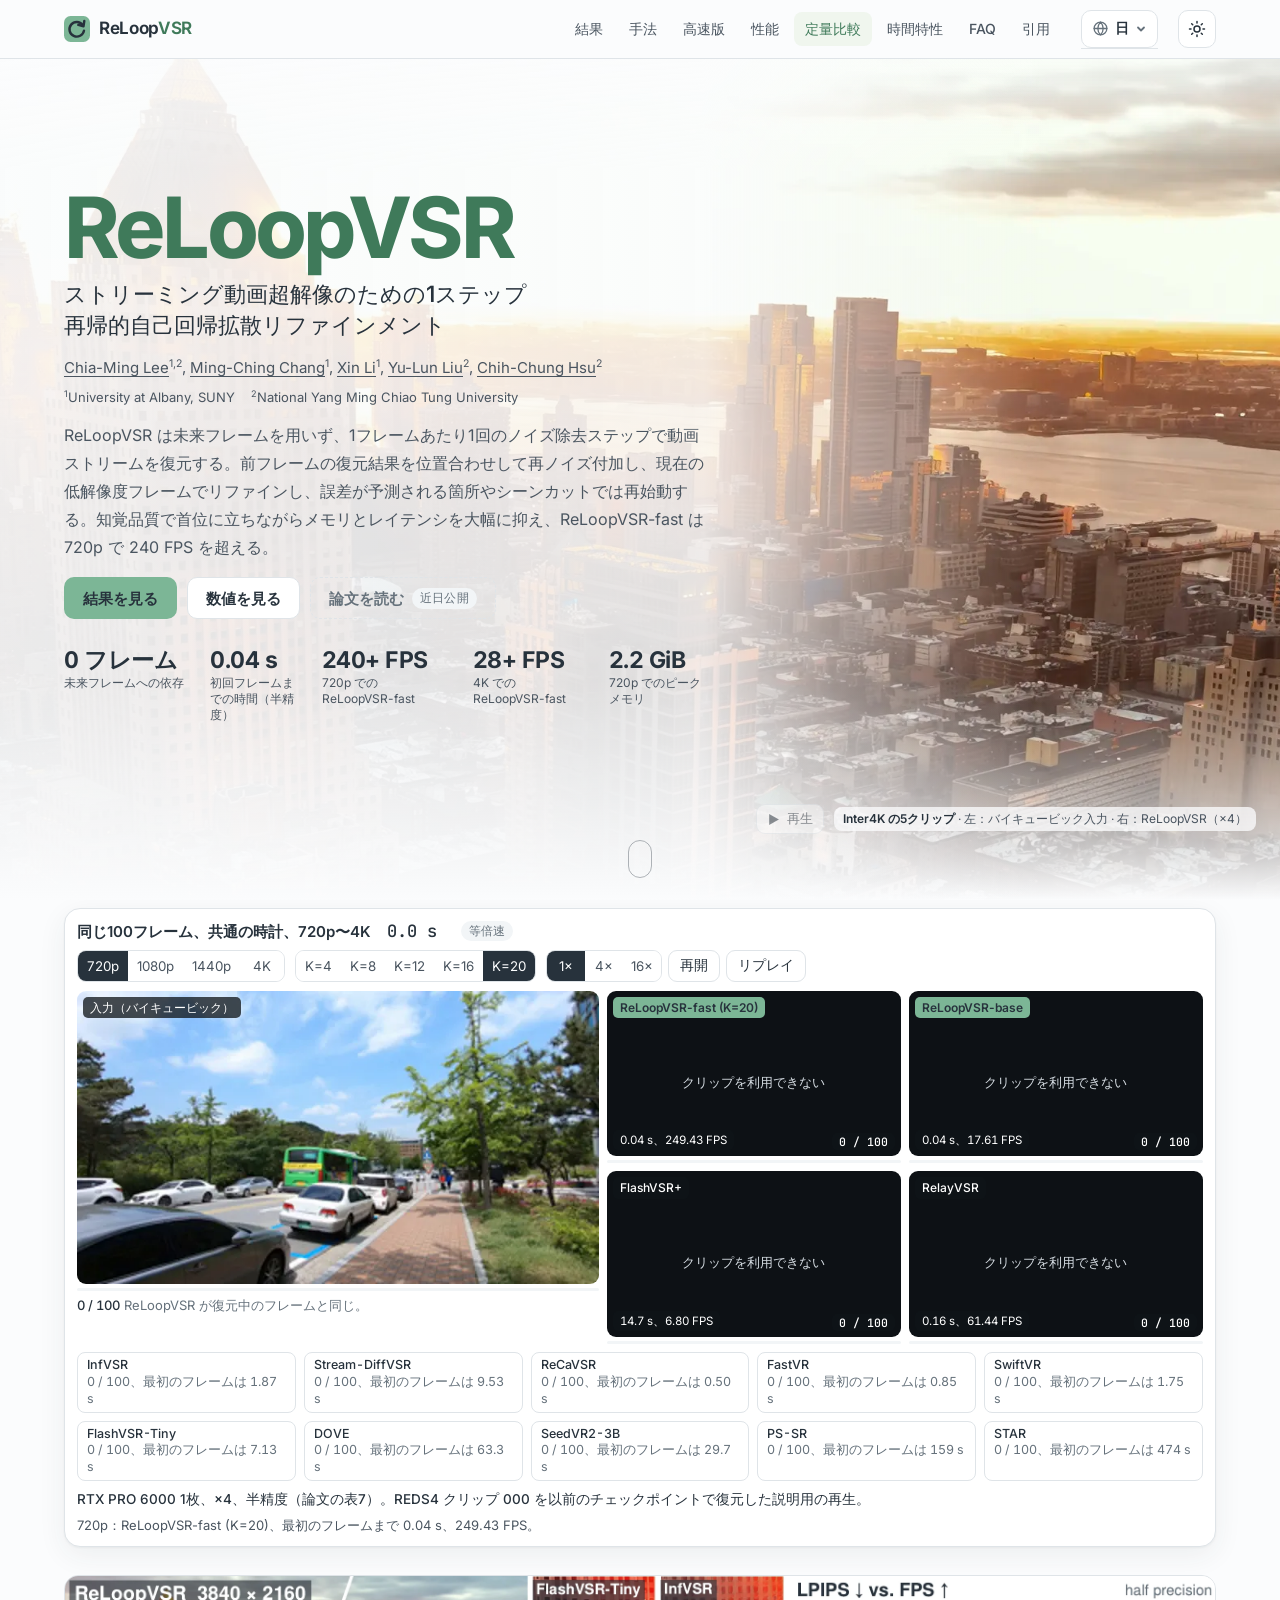
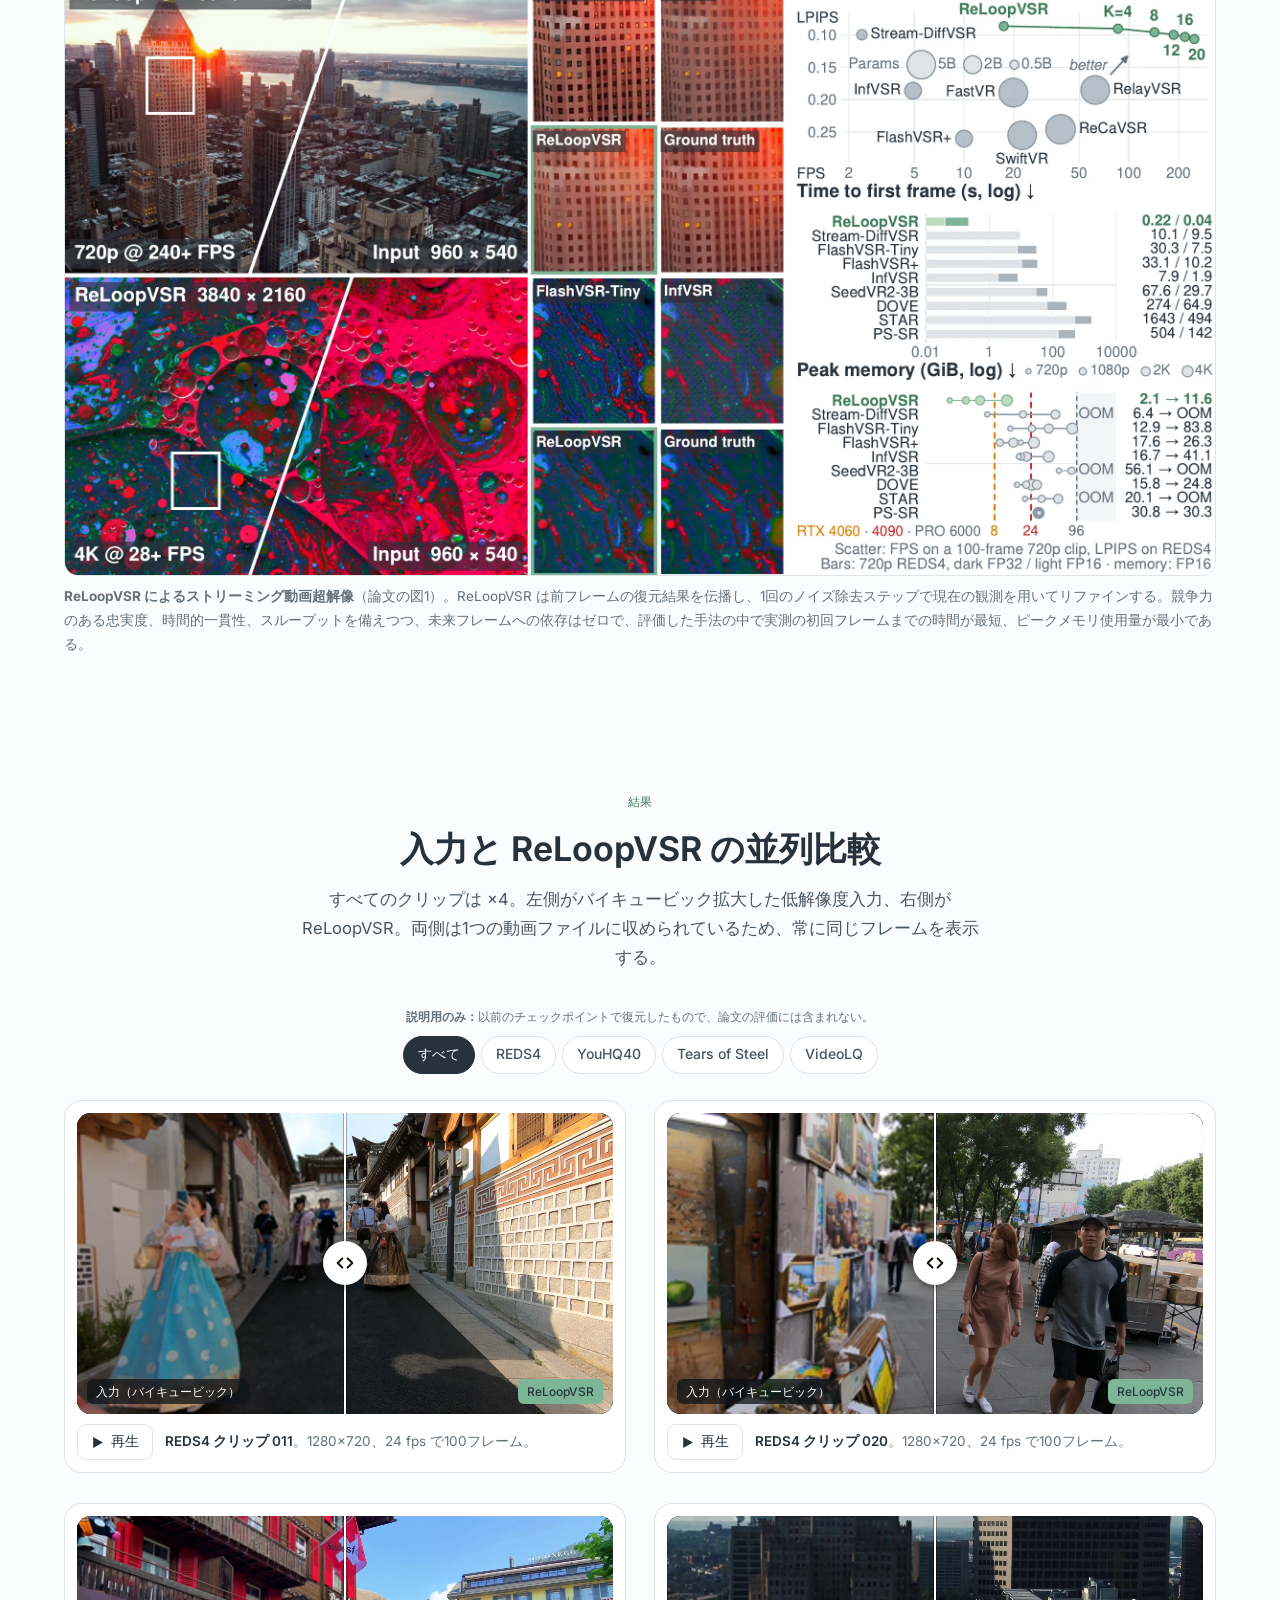
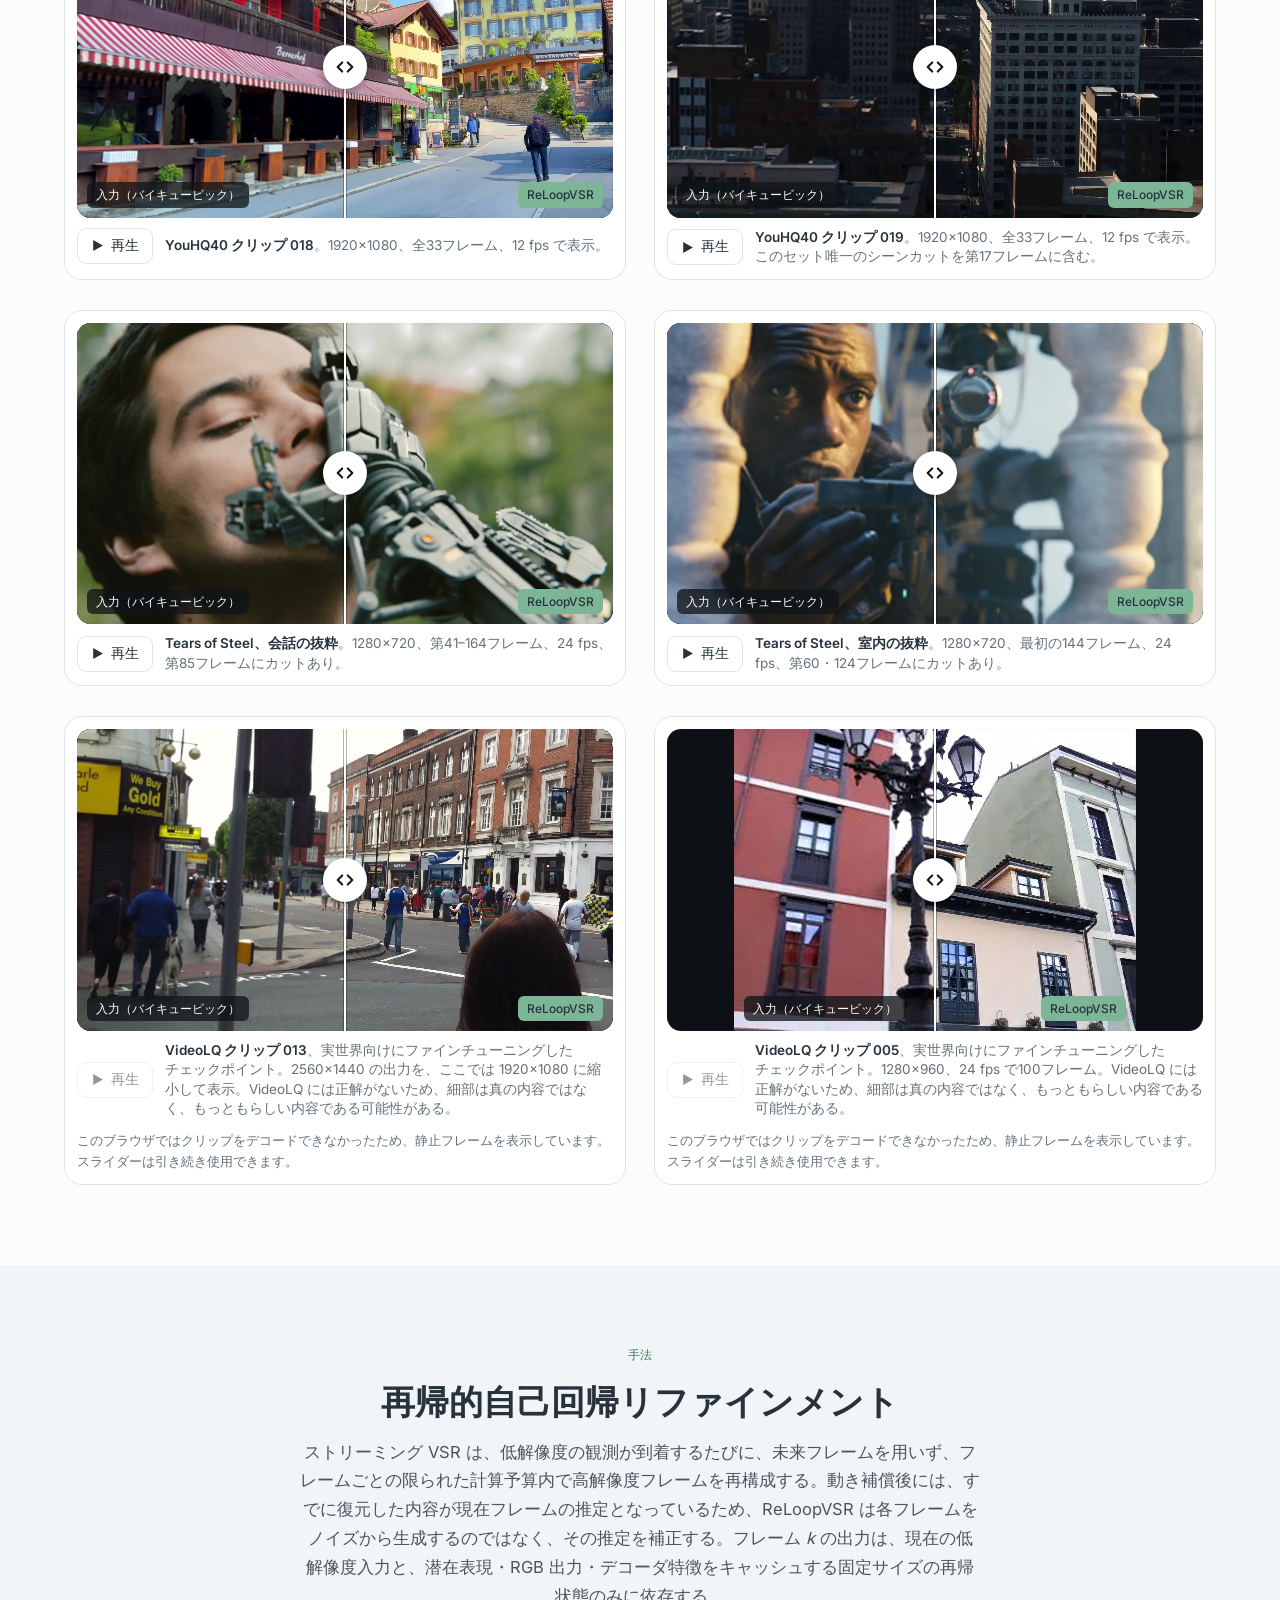
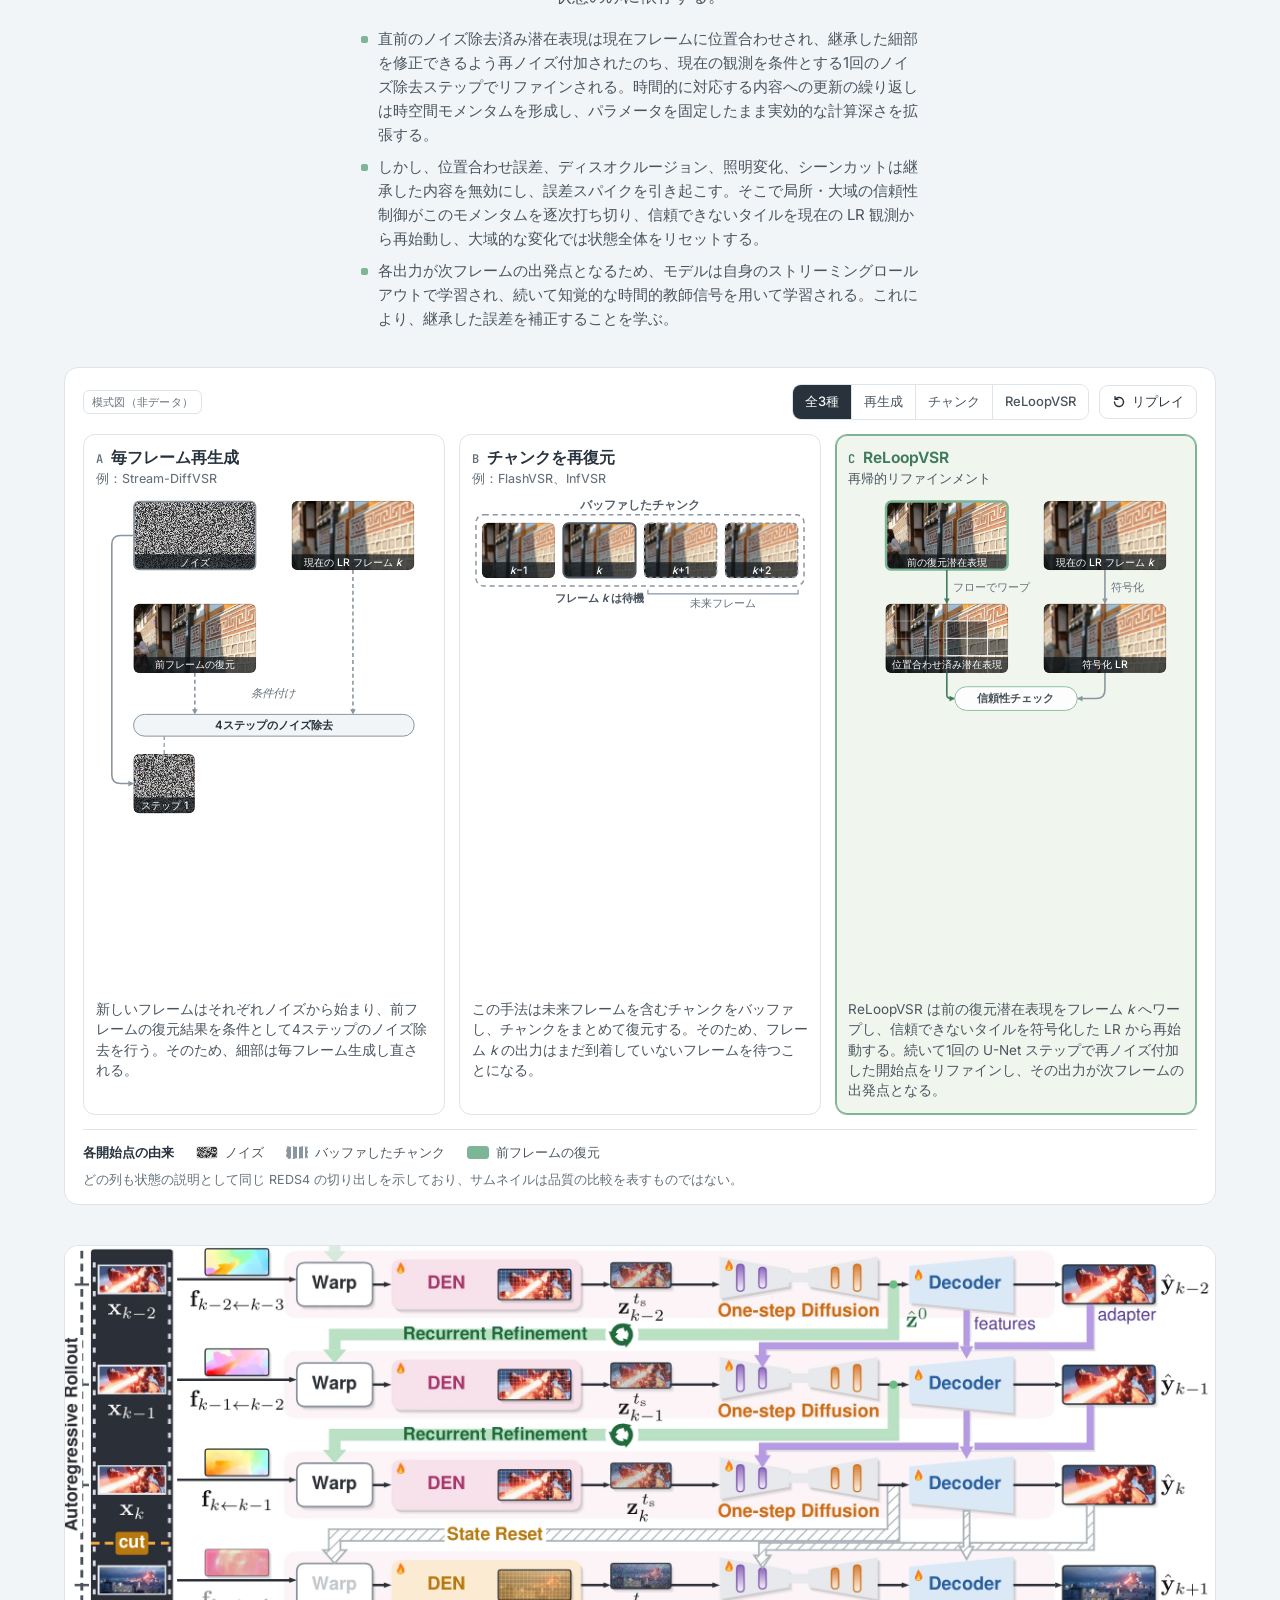
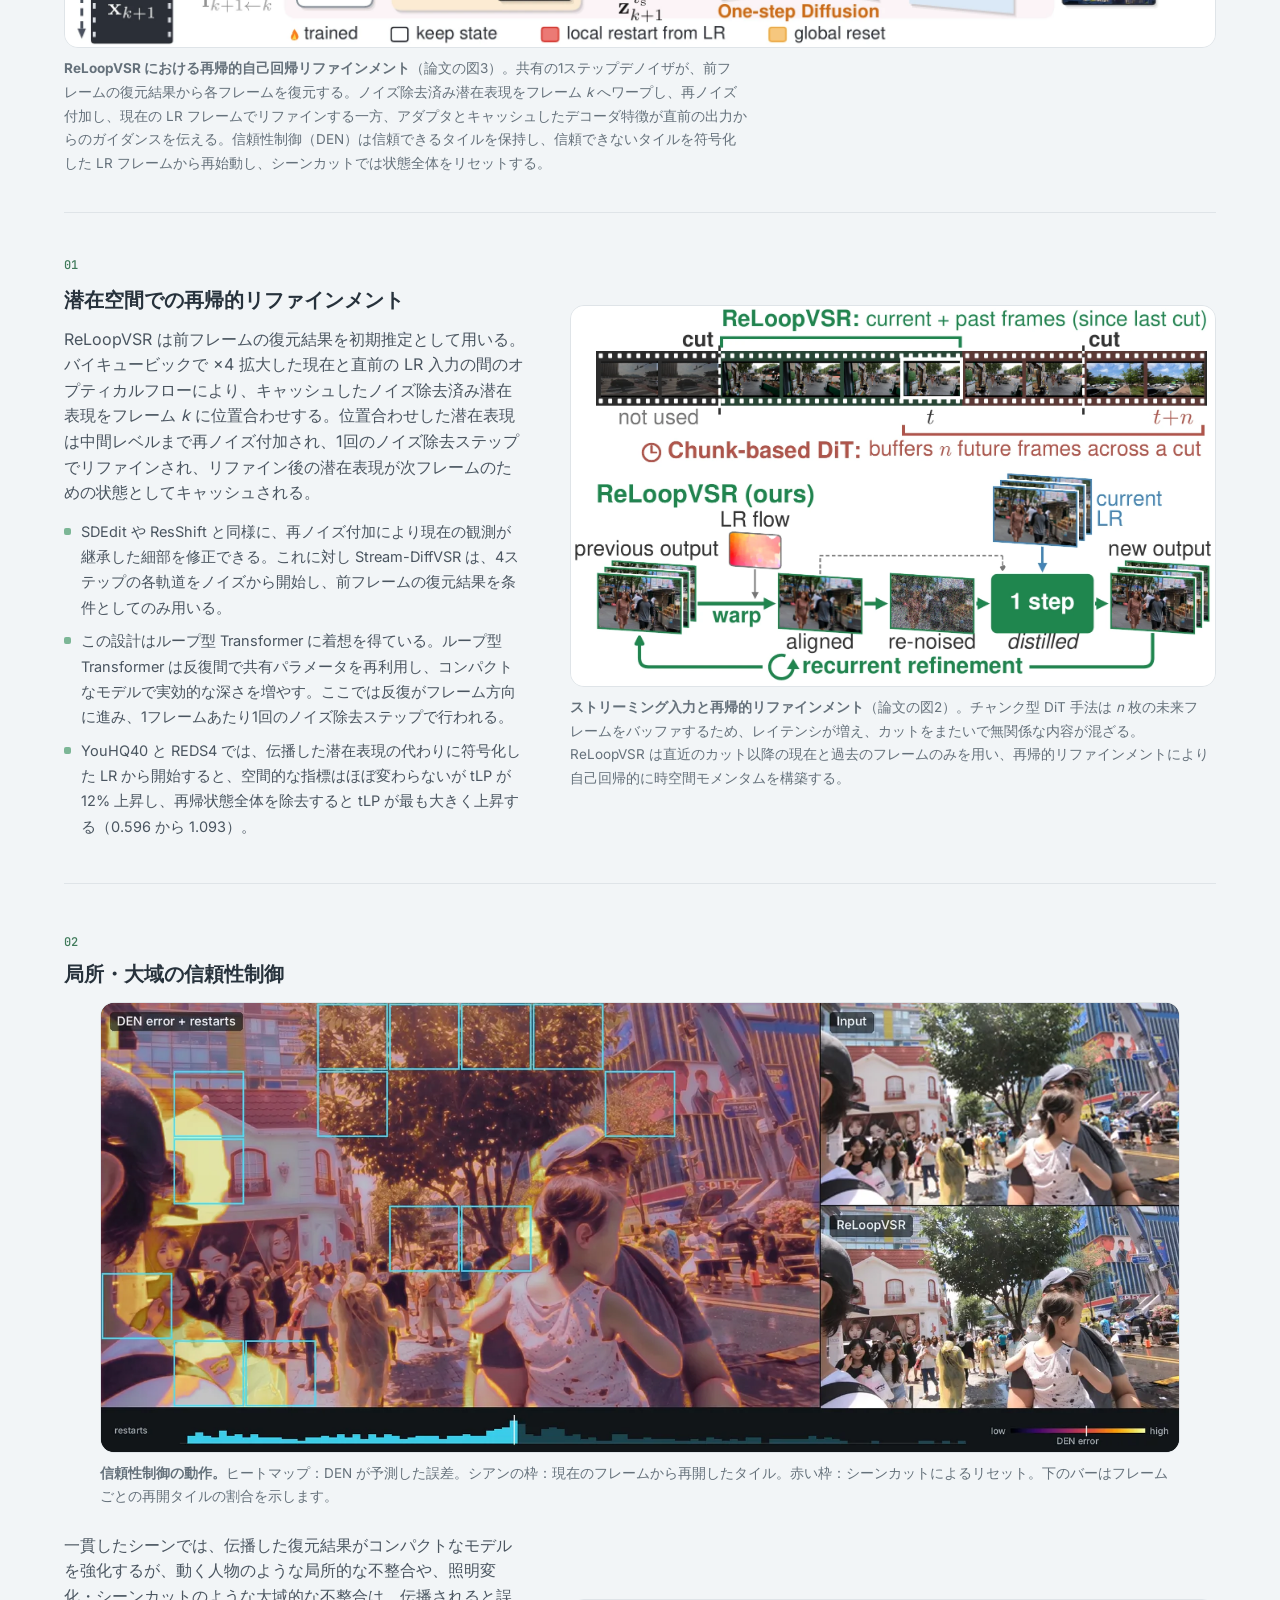
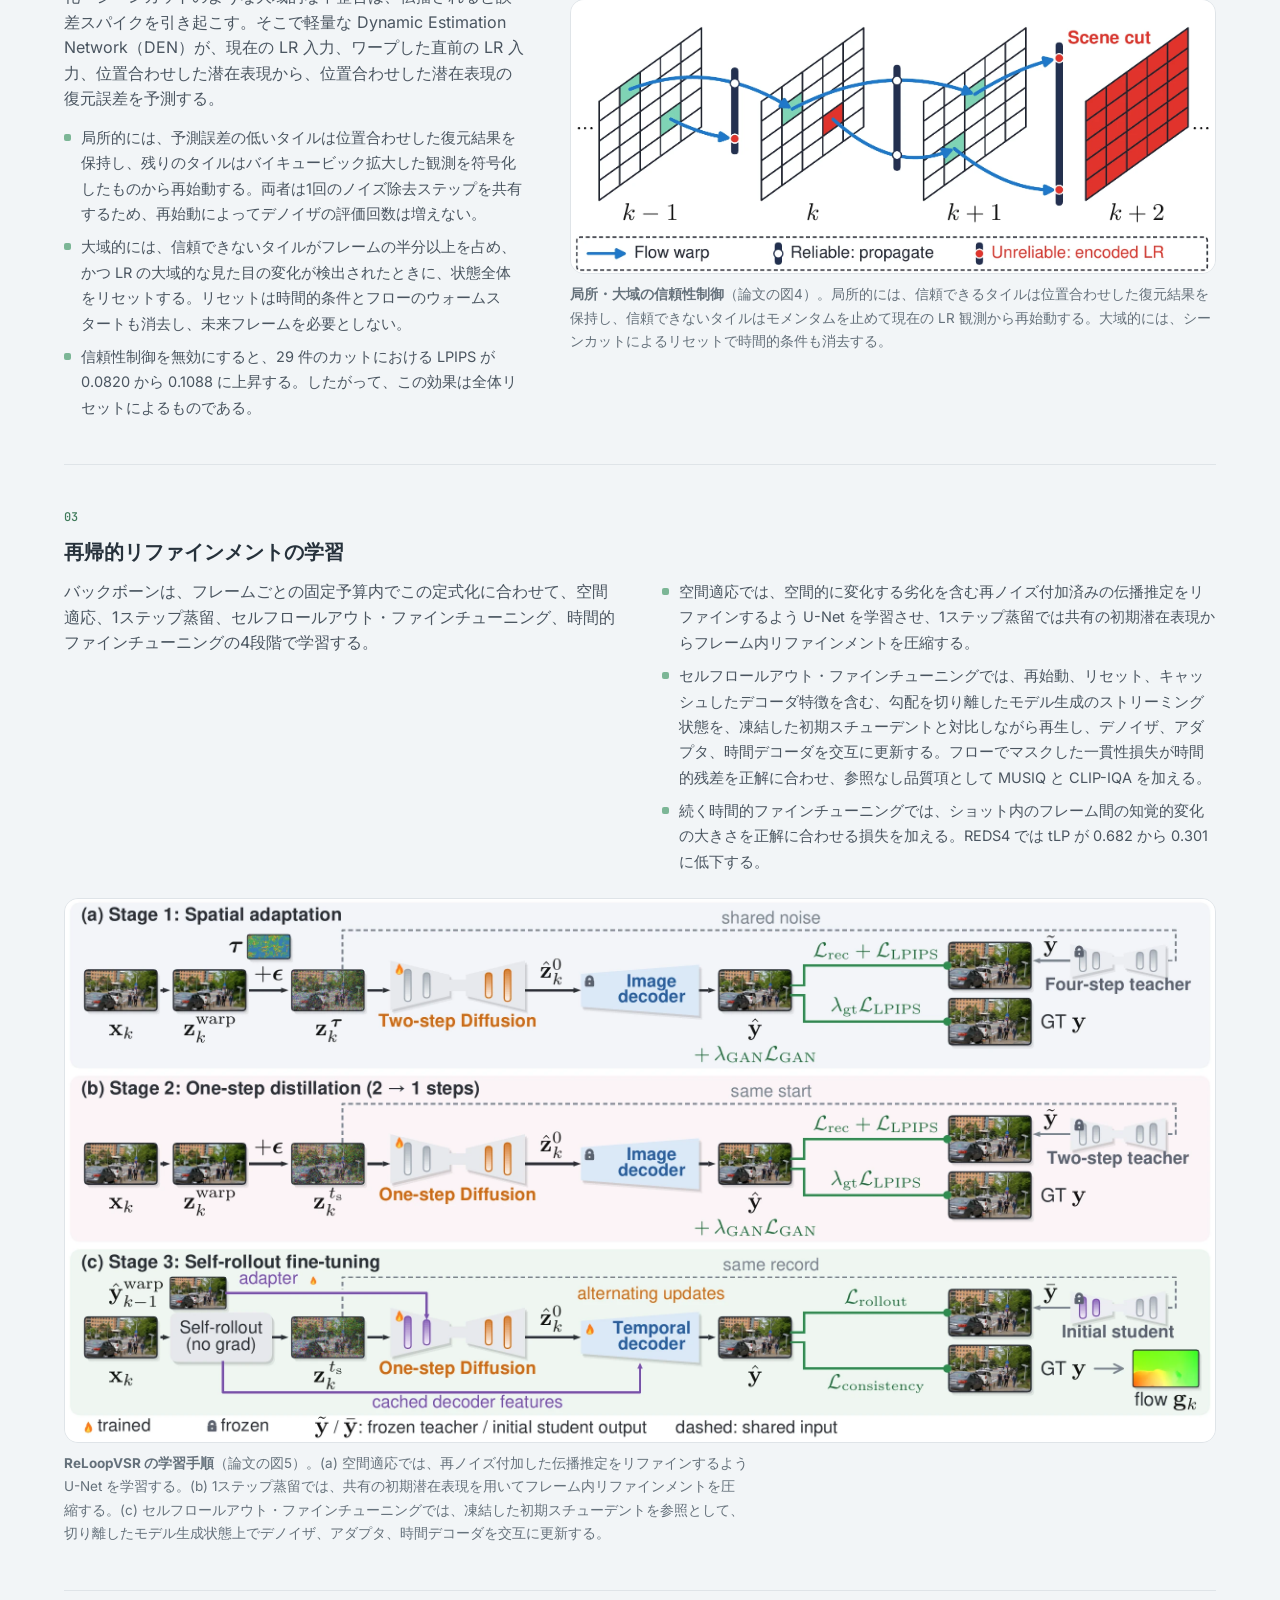
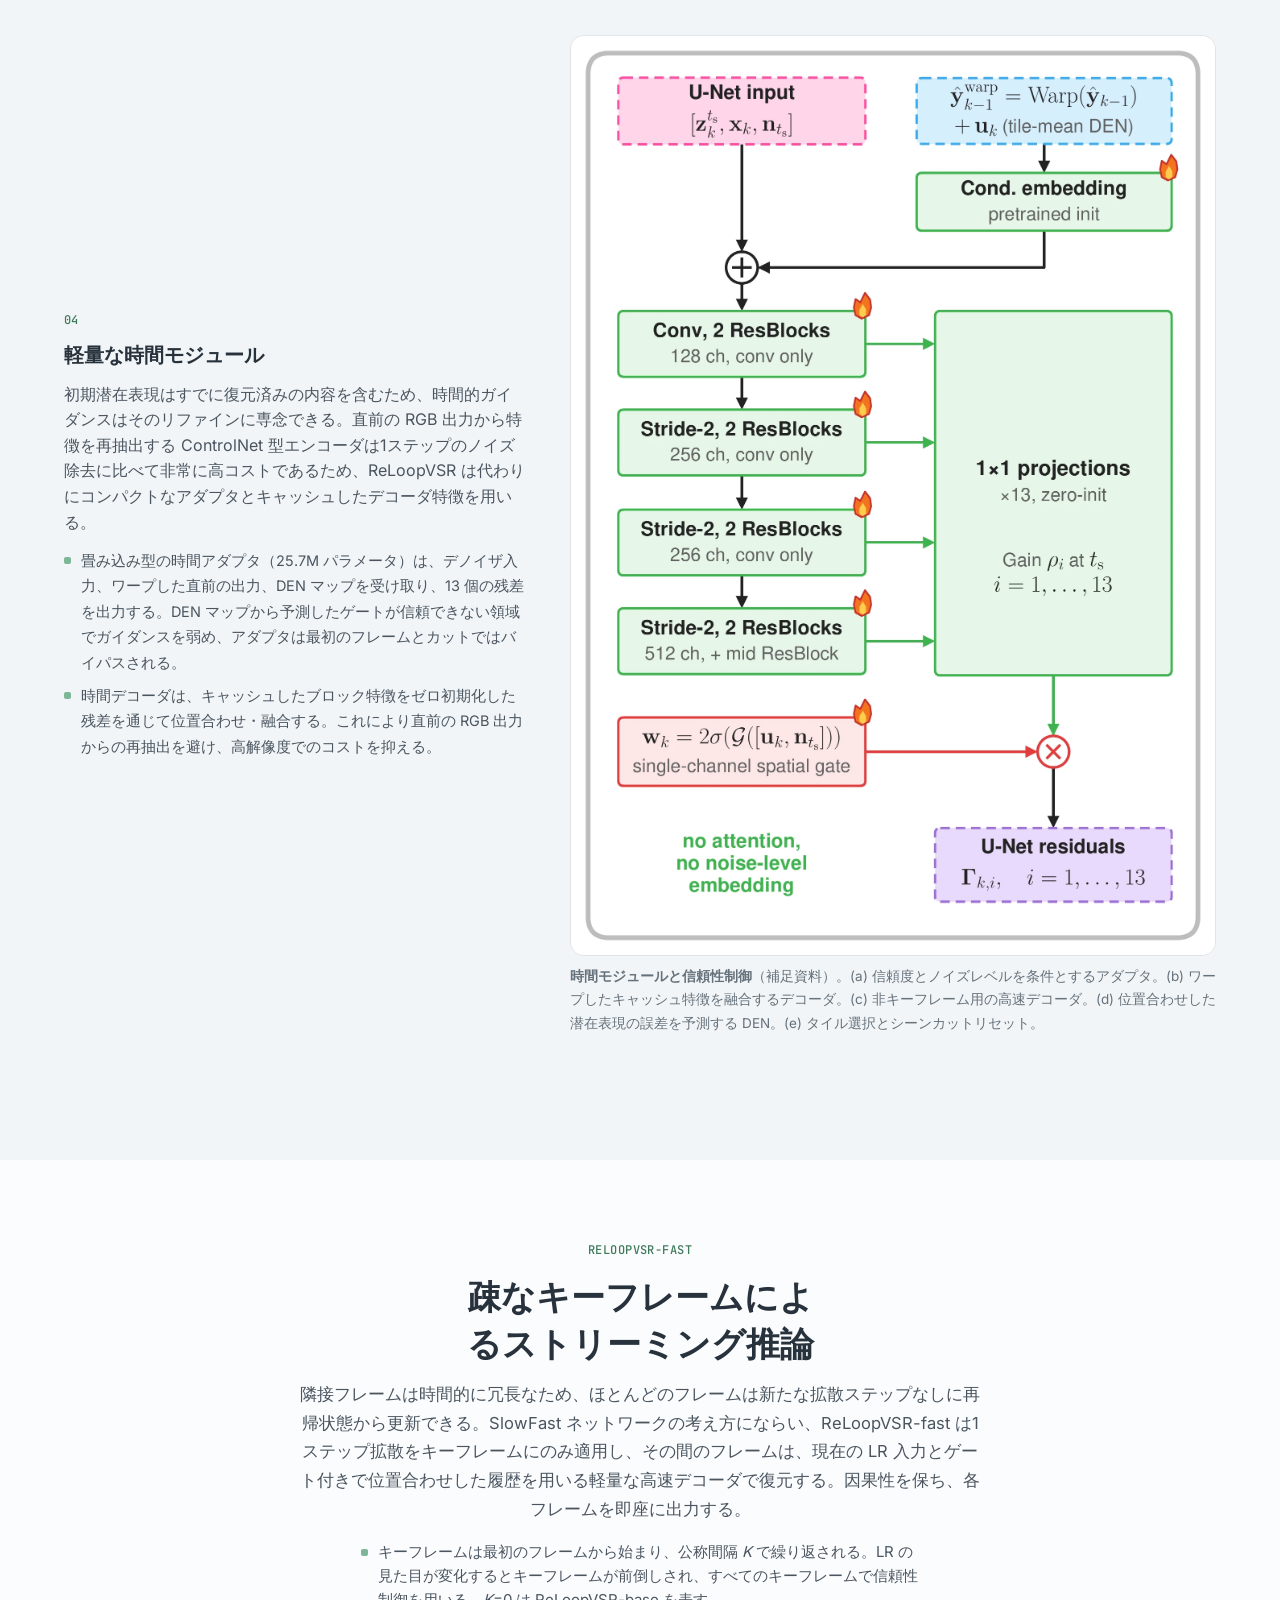
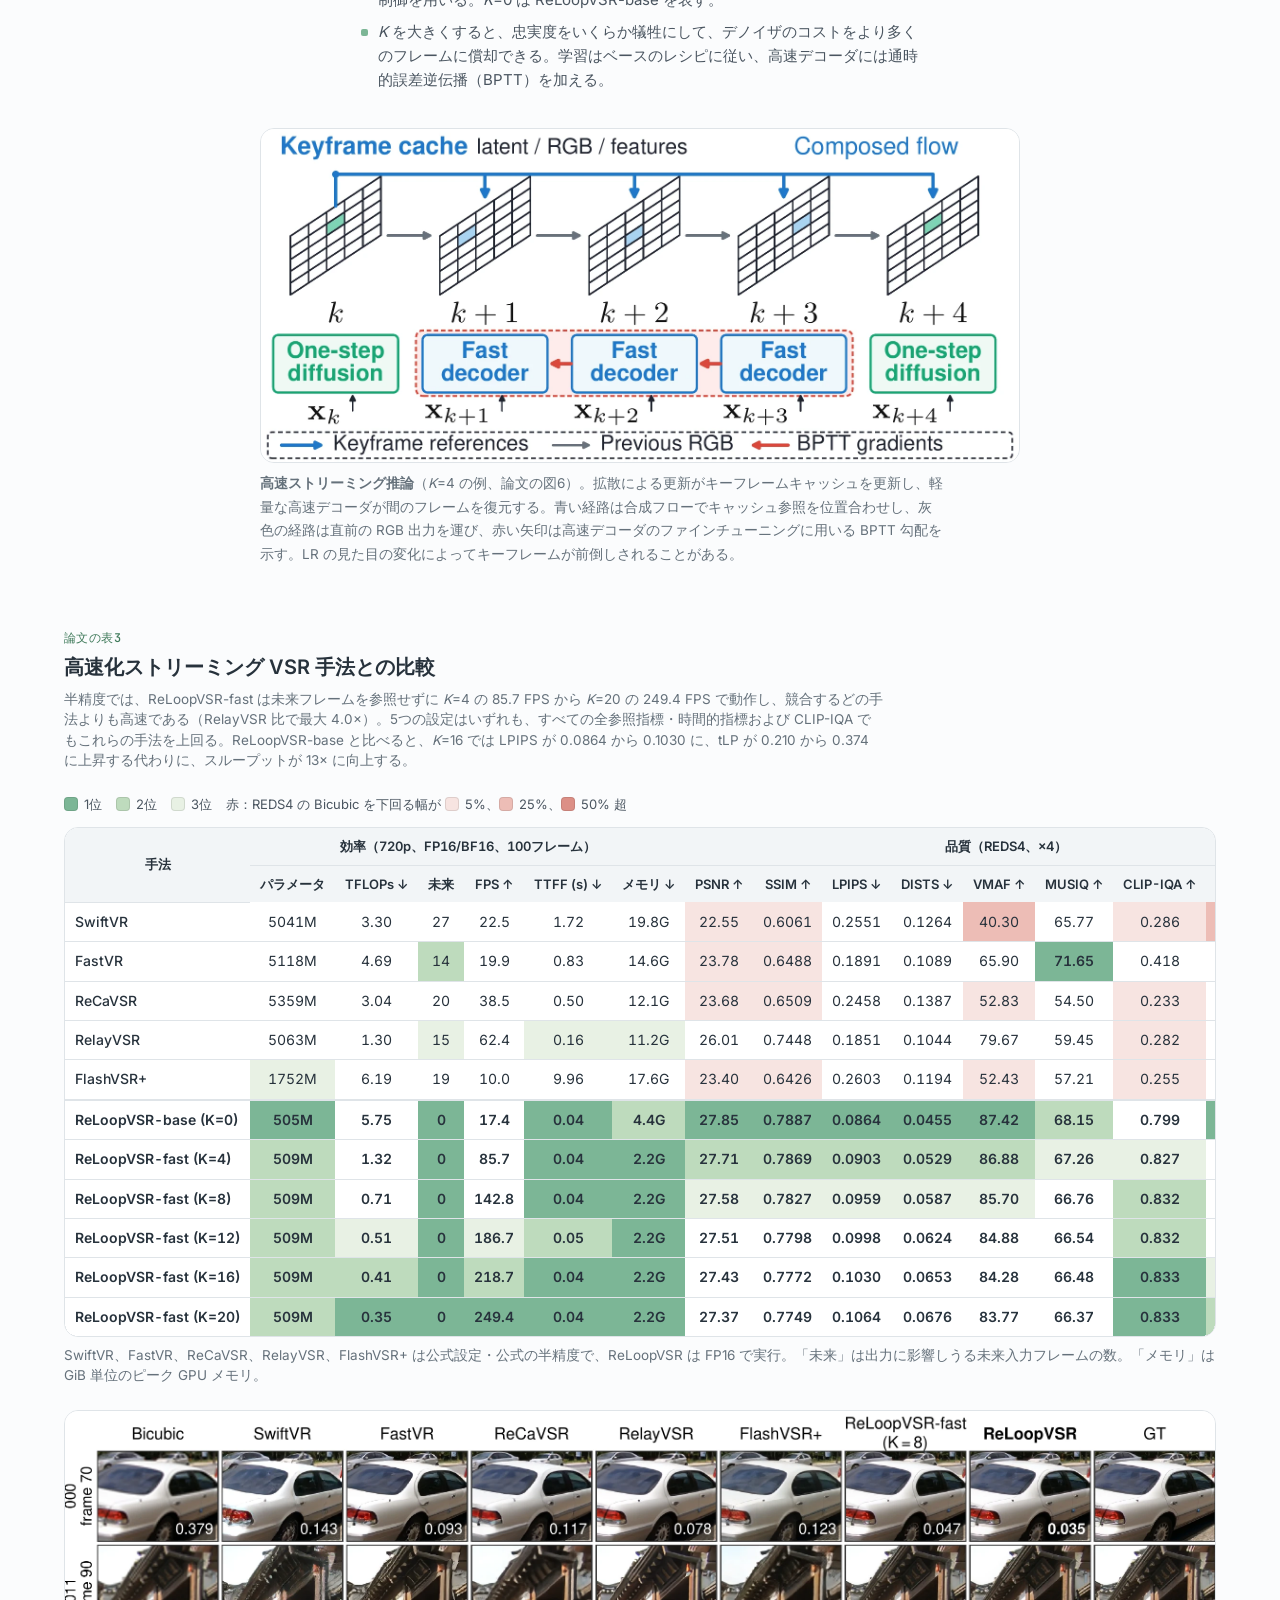
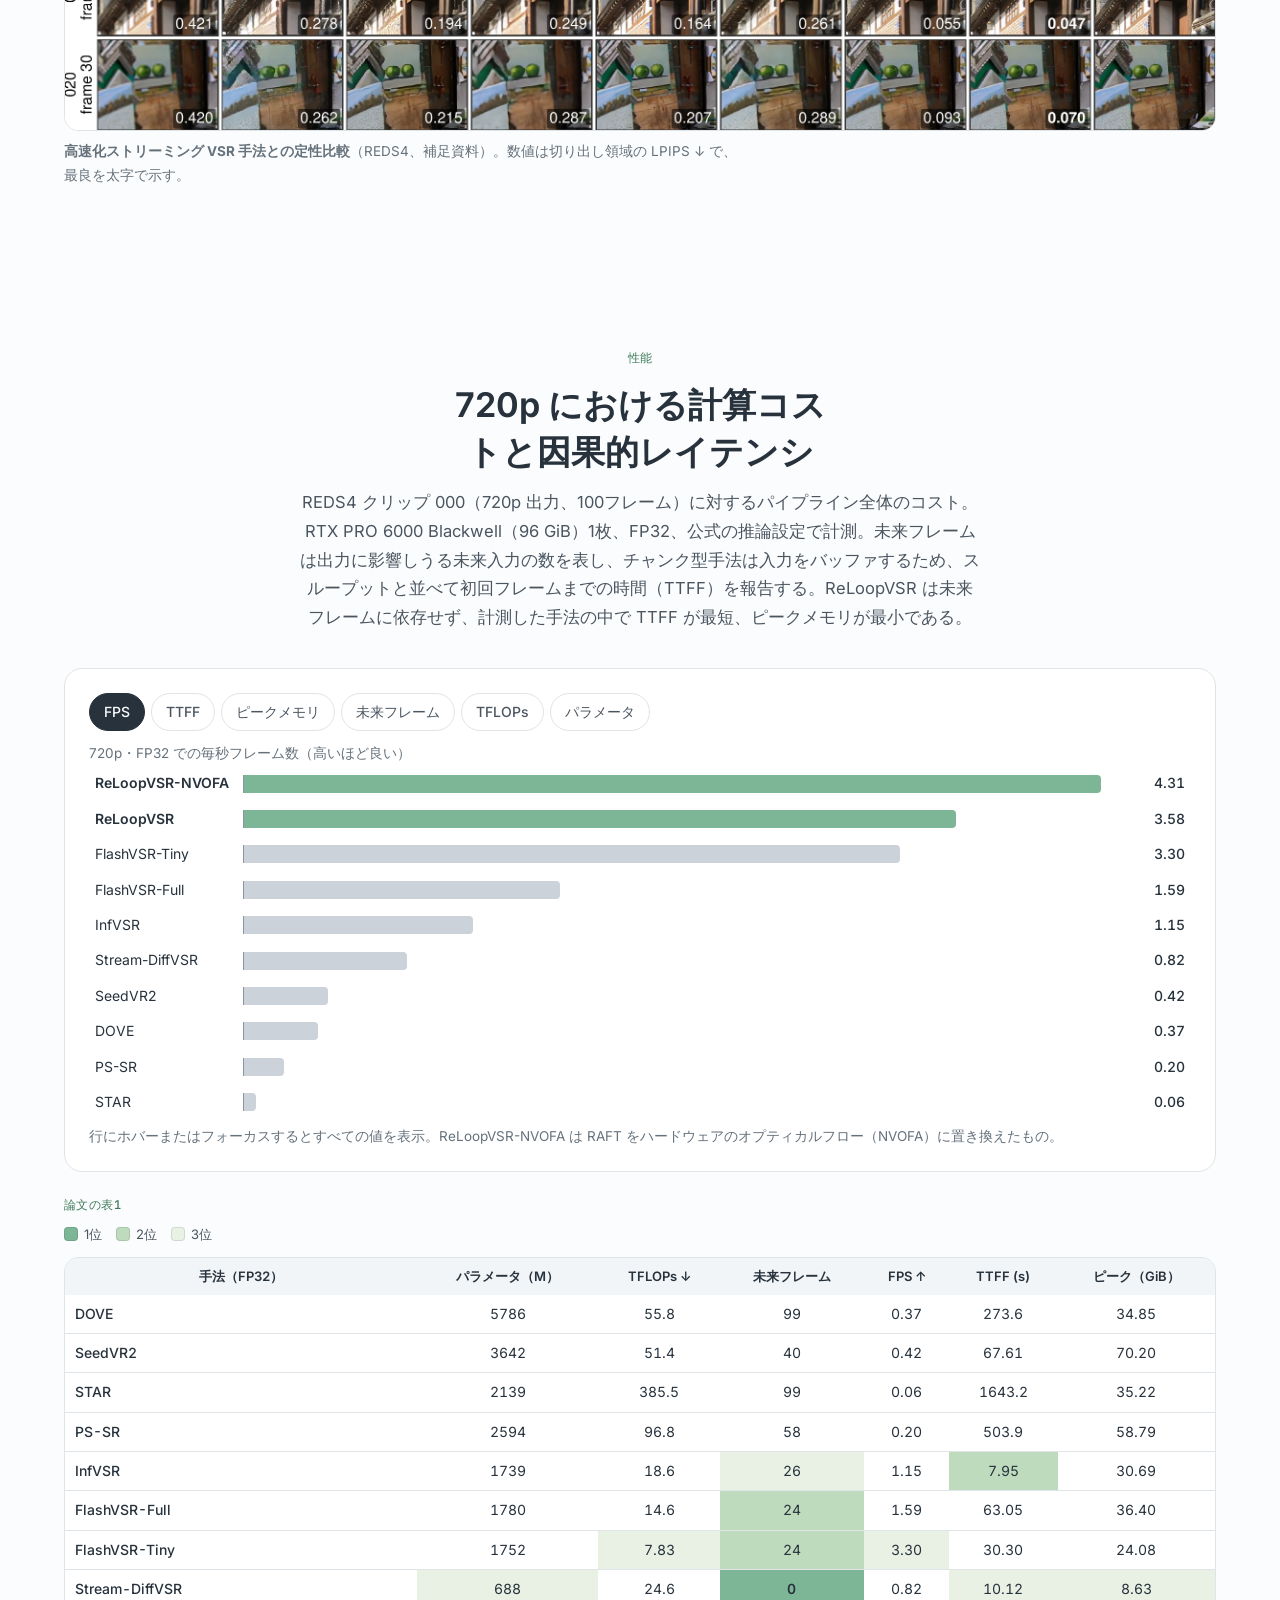
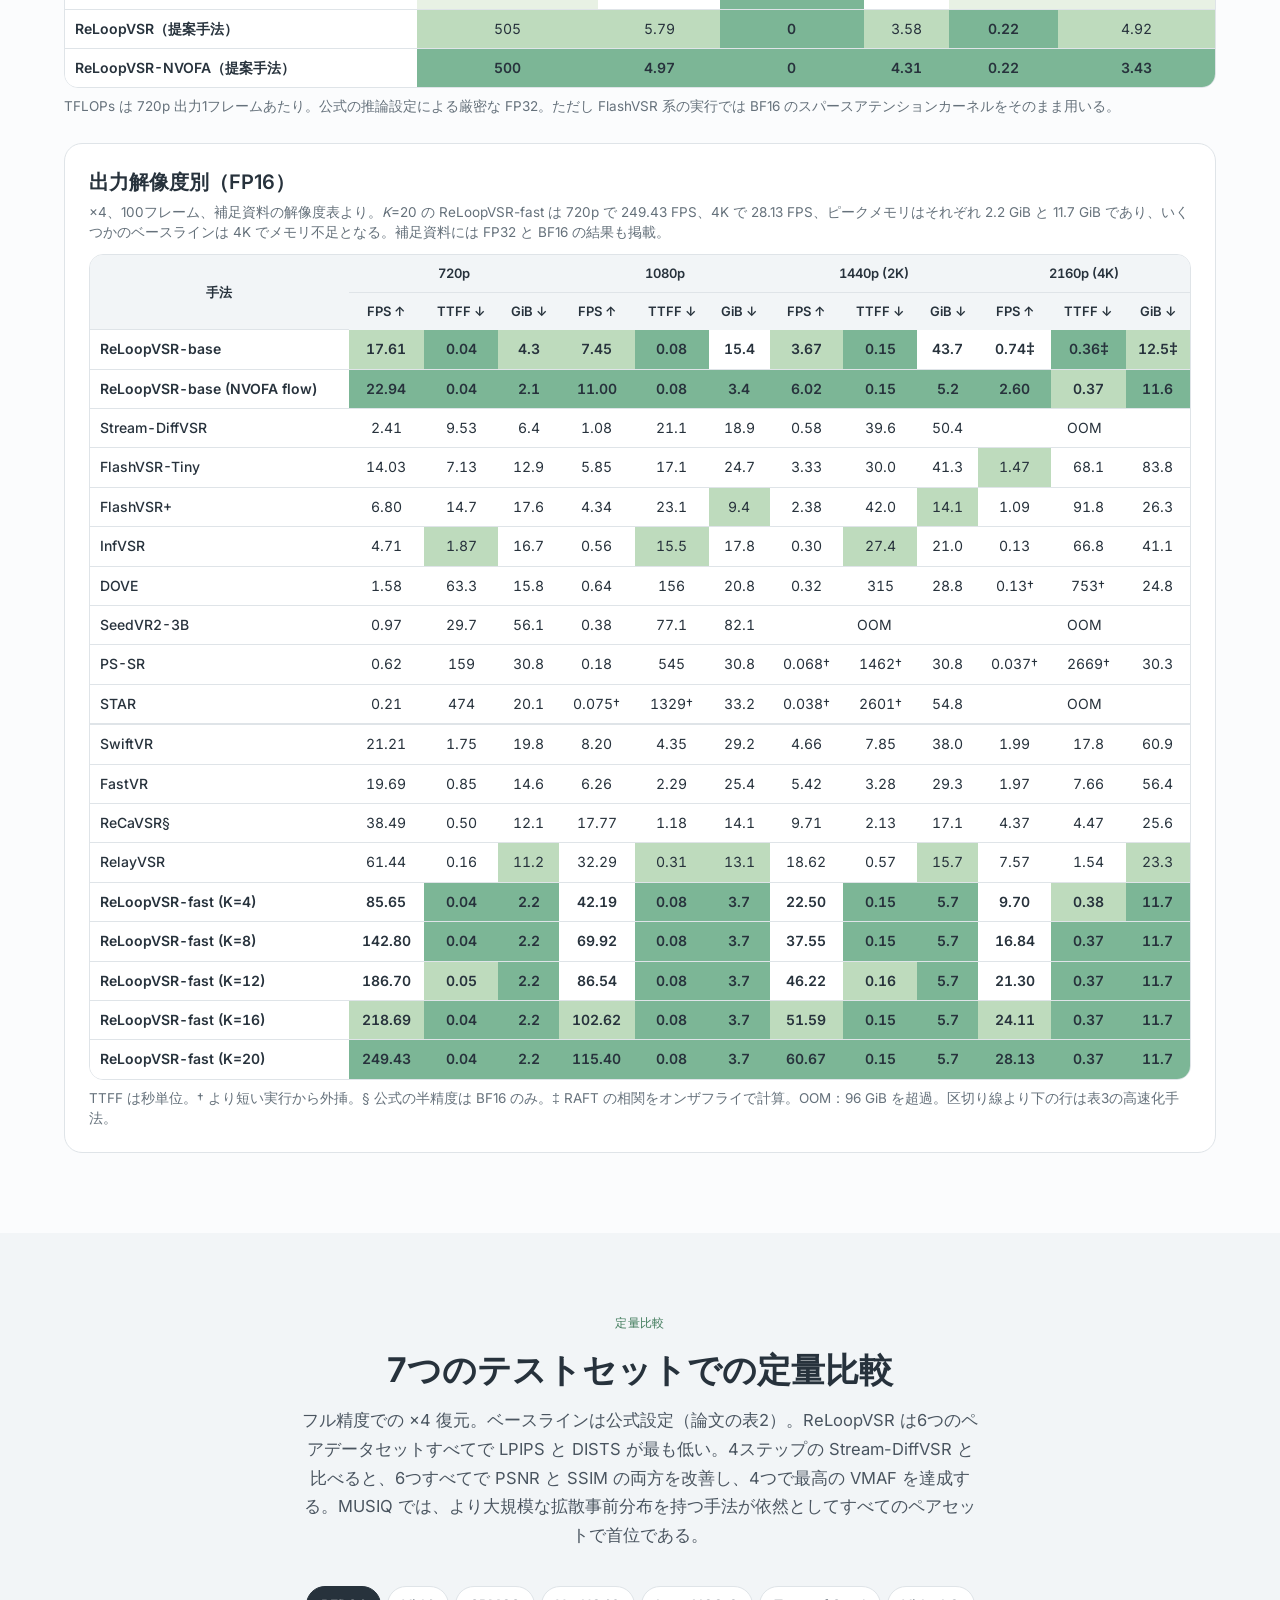
<file: ja/index.html>
<!doctype html>
<html lang="ja">
<head>
<meta charset="utf-8">
<meta name="viewport" content="width=device-width,initial-scale=1,viewport-fit=cover">
<title>ReLoopVSR：ストリーミング動画超解像のための1ステップ再帰的自己回帰拡散リファインメント</title>
<meta name="description" content="ReLoopVSR：ストリーミング動画超解像のための1ステップ再帰的自己回帰拡散リファインメント。結果、手法、計算コスト、ベンチマーク。">
<meta name="robots" content="noindex">
<!--i18n-head-->
<link rel="canonical" href="https://ming053l.github.io/ReLoopVSR/ja/">
<link rel="alternate" hreflang="en" href="https://ming053l.github.io/ReLoopVSR/">
<link rel="alternate" hreflang="zh-Hans" href="https://ming053l.github.io/ReLoopVSR/zh-Hans/">
<link rel="alternate" hreflang="zh-Hant" href="https://ming053l.github.io/ReLoopVSR/zh-Hant/">
<link rel="alternate" hreflang="ja" href="https://ming053l.github.io/ReLoopVSR/ja/">
<link rel="alternate" hreflang="ko" href="https://ming053l.github.io/ReLoopVSR/ko/">
<link rel="alternate" hreflang="x-default" href="https://ming053l.github.io/ReLoopVSR/">
<meta property="og:type" content="website">
<meta property="og:site_name" content="ReLoopVSR">
<meta property="og:title" content="ReLoopVSR：ストリーミング動画超解像のための1ステップ再帰的自己回帰拡散リファインメント">
<meta property="og:description" content="ReLoopVSR：ストリーミング動画超解像のための1ステップ再帰的自己回帰拡散リファインメント。結果、手法、計算コスト、ベンチマーク。">
<meta property="og:url" content="https://ming053l.github.io/ReLoopVSR/ja/">
<meta property="og:locale" content="ja_JP">
<meta property="og:locale:alternate" content="en_US">
<meta property="og:locale:alternate" content="zh_CN">
<meta property="og:locale:alternate" content="zh_TW">
<meta property="og:locale:alternate" content="ko_KR">
<!--/i18n-head-->
<link rel="icon" href="data:image/svg+xml,%3Csvg xmlns='http://www.w3.org/2000/svg' viewBox='0 0 32 32'%3E%3Crect width='32' height='32' rx='8' fill='%237CB696'/%3E%3Cpath d='M23 11a9 9 0 1 0 1.6 7' fill='none' stroke='%2327323c' stroke-width='3' stroke-linecap='round'/%3E%3Cpath d='m25 6-1 6.6-6.4-1.6' fill='none' stroke='%2327323c' stroke-width='3' stroke-linecap='round' stroke-linejoin='round'/%3E%3C/svg%3E">
<script>try{var t=localStorage.getItem('dv-theme');if(t==='light'||t==='dark')document.documentElement.setAttribute('data-theme',t)}catch(e){}</script>
<link rel="stylesheet" href="../assets/style.css?v=20261119f">
<link rel="stylesheet" href="../assets/schematic.css?v=20261110c">
<style>#race-chips{grid-column:1/-1;grid-template-columns:repeat(5,minmax(0,1fr));margin-top:0}@media (max-width:760px){#race-chips{grid-template-columns:repeat(2,minmax(0,1fr))}}.rp.oom .rv{opacity:.55}.race-ctl .seg+.seg{margin-left:4px}.note.illus{font-size:12px;text-align:center;margin:6px auto 10px;max-width:none}#race-cap{margin-top:4px;font-size:13px;color:var(--ink-2)}.seg[data-g=res] button,.seg[data-g=k] button{width:auto;min-width:44px;padding:0 9px}</style>
</head>
<body>
<a class="skip" href="#main">本文へスキップ</a>
<header class="nav"><div class="wrap">
  <a class="brand" translate="no" href="#top" aria-label="ReLoopVSR、ページ先頭へ">
    <svg viewBox="0 0 32 32" aria-hidden="true"><rect width="32" height="32" rx="8" fill="#7CB696"/><path d="M23 11a9 9 0 1 0 1.6 7" fill="none" stroke="#27323c" stroke-width="3" stroke-linecap="round"/><path d="m25 6-1 6.6-6.4-1.6" fill="none" stroke="#27323c" stroke-width="3" stroke-linecap="round" stroke-linejoin="round"/></svg>
    <span>ReLoop<b>VSR</b></span></a>
  <nav class="links" aria-label="セクション">
    <a href="#results">結果</a><a href="#method">手法</a><a href="#fast">高速版</a><a href="#performance">性能</a><a href="#benchmarks">定量比較</a><a href="#temporal">時間特性</a><a href="#faq">FAQ</a><a href="#citation">引用</a>
  </nav>
  <!--i18n-switcher--><details class="lang" id="lang" translate="no"><summary aria-label="言語: 日本語" title="言語"><svg viewBox="0 0 24 24" fill="none" stroke="currentColor" stroke-width="1.8" stroke-linecap="round" stroke-linejoin="round" aria-hidden="true"><circle cx="12" cy="12" r="9"/><path d="M3 12h18M12 3c2.5 2.6 3.8 5.6 3.8 9s-1.3 6.4-3.8 9M12 3c-2.5 2.6-3.8 5.6-3.8 9s1.3 6.4 3.8 9"/></svg><span>日</span><svg class="chev" viewBox="0 0 12 12" fill="none" stroke="currentColor" stroke-width="1.8" stroke-linecap="round" stroke-linejoin="round" aria-hidden="true"><path d="m3 4.5 3 3 3-3"/></svg></summary><ul class="lang-menu"><li><a href="../" hreflang="en" lang="en"><b>EN</b>English</a></li><li><a href="../zh-Hans/" hreflang="zh-Hans" lang="zh-Hans"><b>简</b>简体中文</a></li><li><a href="../zh-Hant/" hreflang="zh-Hant" lang="zh-Hant"><b>繁</b>繁體中文</a></li><li><a href="../ja/" hreflang="ja" lang="ja" aria-current="page"><b>日</b>日本語</a></li><li><a href="../ko/" hreflang="ko" lang="ko"><b>한</b>한국어</a></li></ul></details><!--/i18n-switcher-->
  <button class="icon-btn" id="theme" type="button" aria-label="テーマ切替">
    <svg class="i-sun" viewBox="0 0 24 24" fill="none" stroke="currentColor" stroke-width="2" stroke-linecap="round" aria-hidden="true"><circle cx="12" cy="12" r="4"/><path d="M12 2v2M12 20v2M4.9 4.9l1.4 1.4M17.7 17.7l1.4 1.4M2 12h2M20 12h2M4.9 19.1l1.4-1.4M17.7 6.3l1.4-1.4"/></svg>
    <svg class="i-moon" viewBox="0 0 24 24" fill="none" stroke="currentColor" stroke-width="2" stroke-linecap="round" stroke-linejoin="round" aria-hidden="true"><path d="M20 14.5A8.5 8.5 0 0 1 9.5 4 8.5 8.5 0 1 0 20 14.5z"/></svg>
  </button>
</div></header>
<div id="tip" hidden></div>

<main id="main">
<div class="hero" id="top">
  <div class="hero-view" data-clip="hero" data-desc="Inter4K の5クリップ（都市の空撮、ハニカム状の階段、人物、バラ）。バイキュービック拡大した入力と ReLoopVSR の出力に分割して表示"><img class="hero-poster" src="../media/poster/hero_split.webp?v=20261118r" width="1920" height="1080" alt="" fetchpriority="high" decoding="async"></div>
  <div class="hero-fade" aria-hidden="true"></div>
  <div class="hero-inner wrap"><div class="hero-text">
    <h1 class="hero-title"><em>ReLoopVSR</em><span class="vh">：</span><span class="hero-sub">ストリーミング動画超解像のための<span class="nb">1ステップ</span>再帰的自己回帰拡散リファインメント</span></h1>
    <p class="authors" translate="no"><a href="https://ming053l.github.io/" target="_blank" rel="noopener">Chia-Ming Lee</a><sup>1,2</sup>, <a href="https://mingching.github.io/" target="_blank" rel="noopener">Ming-Ching Chang</a><sup>1</sup>, <a href="https://scholar.google.com/citations?user=gMBvzGoAAAAJ&amp;hl=en" target="_blank" rel="noopener">Xin Li</a><sup>1</sup>, <a href="https://yulunalexliu.github.io/" target="_blank" rel="noopener">Yu-Lun Liu</a><sup>2</sup>, <a href="https://cchsu.info/" target="_blank" rel="noopener">Chih-Chung Hsu</a><sup>2</sup></p>
    <p class="affil" translate="no"><span><sup>1</sup>University at Albany, SUNY</span>&nbsp;&nbsp;&nbsp; <span><sup>2</sup>National Yang Ming Chiao Tung University</span></p>
    <p class="lede">ReLoopVSR は未来フレームを用いず、1フレームあたり1回のノイズ除去ステップで動画ストリームを復元する。前フレームの復元結果を位置合わせして再ノイズ付加し、現在の低解像度フレームでリファインし、誤差が予測される箇所やシーンカットでは再始動する。知覚品質で首位に立ちながらメモリとレイテンシを大幅に抑え、ReLoopVSR-fast は 720p で 240 FPS を超える。</p>
    <div class="btns">
      <a class="btn btn-p" href="#results">結果を見る</a>
      <a class="btn btn-s" href="#benchmarks">数値を見る</a>
      <button class="btn" type="button" disabled>論文を読む <small>近日公開</small></button>
    </div>
  <div class="stats hero-stats" role="list" aria-label="主な実測値">
    <div role="listitem"><b>0 フレーム</b><span>未来フレームへの依存</span></div>
    <div role="listitem"><b>0.04 s</b><span>初回フレームまでの時間（半精度）</span></div>
    <div role="listitem"><b>240+ FPS</b><span>720p での ReLoopVSR-fast</span></div>
    <div role="listitem"><b>28+ FPS</b><span>4K での ReLoopVSR-fast</span></div>
    <div role="listitem"><b>2.2 GiB</b><span>720p でのピークメモリ</span></div>
  </div>
  </div></div>
  <div class="hero-cap"><button class="play" id="hero-play" type="button" aria-label="このクリップを一時停止"><svg viewBox="0 0 12 12" fill="currentColor" aria-hidden="true"><path d="M2 1h3v10H2zM7 1h3v10H7z"/></svg><span>一時停止</span></button><span id="hero-cap"><b>Inter4K の5クリップ</b> · 左：バイキュービック入力 · 右：ReLoopVSR（×4）</span></div>
  <a class="scroll-cue" href="#race" aria-label="スピードレースへスクロール"><span></span></a>
</div>
<div class="hero-after"><div class="wrap">
  <section class="race" id="race" aria-labelledby="race-h">
    <div class="race-top">
      <h2 id="race-h" class="race-title">同じ100フレーム、共通の時計、720p〜4K</h2>
      <div class="clock"><span class="vh">計測された経過時間：</span><b id="race-clock">0.0 s</b><span id="race-speed-note" class="pill">等倍速</span></div>
      <div class="race-ctl">
        <div class="seg" data-g="res" role="group" aria-label="計時に用いた出力解像度"><button type="button" aria-pressed="true">720p</button><button type="button" aria-pressed="false">1080p</button><button type="button" aria-pressed="false">1440p</button><button type="button" aria-pressed="false">4K</button></div>
        <div class="seg" data-g="k" role="group" aria-label="ReLoopVSR-fast のキーフレーム間隔"><button type="button" aria-pressed="false">K=4</button><button type="button" aria-pressed="false">K=8</button><button type="button" aria-pressed="false">K=12</button><button type="button" aria-pressed="false">K=16</button><button type="button" aria-pressed="true">K=20</button></div>
        <div class="seg" data-g="speed" role="group" aria-label="レースの再生速度"><button type="button" data-s="1" aria-pressed="true">1×</button><button type="button" data-s="4" aria-pressed="false">4×</button><button type="button" data-s="16" aria-pressed="false">16×</button></div>
        <button class="play" id="race-pause" type="button">一時停止</button><button class="play" id="race-replay" type="button">リプレイ</button>
      </div>
    </div>
    <div class="race-grid">
      <div class="rp rp-in" data-m="input"><div class="rv"><video muted playsinline preload="none" poster="../media/poster/race_input.webp" tabindex="-1" aria-label="入力ストリーム、REDS4 クリップ 000、バイキュービック拡大" data-src="../media/race/input.mp4"></video><span class="rn">入力（バイキュービック）</span></div>
        <div class="rm"><div class="rb"><i></i></div><p><b class="rc">0 / 100</b> <span id="race-in-note">ReLoopVSR が復元中のフレームと同じ。</span></p></div></div>
      <div class="rps" id="race-panels"></div>
      <div class="chips" id="race-chips" aria-label="その他の評価手法（カウンタのみ）"></div>
    </div>
    <p class="race-label">RTX PRO 6000 1枚、×4、半精度（論文の表7）。REDS4 クリップ 000 を以前のチェックポイントで復元した説明用の再生。</p>
    <p id="race-cap" aria-live="polite"></p>
    <p class="vh">720p では、ReLoopVSR-fast は 0.04 s で最初のフレームを表示し、249 FPS で動作する。</p>
  </section>
  <noscript><p class="note">比較スライダー、グラフ、表には JavaScript が必要。論文の図と本文はそのまま読める。</p></noscript>
  <figure class="fig-wrap teaser"><div class="fig"><a href="../assets/fig/teaser_top.webp?v=20261117f"><img src="../assets/fig/teaser_top.webp?v=20261117f" width="2400" height="1252" loading="lazy" decoding="async" alt="左：960×540 入力から得た ReLoopVSR の 4K 出力2例を入力と分割表示し、それぞれ「720p で 240+ FPS」「4K で 28+ FPS」とラベル付け。中央：FlashVSR-Tiny、InfVSR、ReLoopVSR、正解の切り出し。右：パラメータ数をバブルの大きさとした LPIPS 対 FPS（ReLoopVSR と K=4〜20 の高速設定は低 LPIPS・高 FPS に位置する）、手法ごとの初回フレームまでの時間（ReLoopVSR は FP32 で 0.22 s、FP16 で 0.04 s）、720p〜4K のピークメモリ（ReLoopVSR は 2.1〜11.6 GiB）。"></a></div>
    <figcaption><b>ReLoopVSR によるストリーミング動画超解像</b>（論文の図1）。ReLoopVSR は前フレームの復元結果を伝播し、1回のノイズ除去ステップで現在の観測を用いてリファインする。競争力のある忠実度、時間的一貫性、スループットを備えつつ、未来フレームへの依存はゼロで、評価した手法の中で実測の初回フレームまでの時間が最短、ピークメモリ使用量が最小である。</figcaption></figure>
</div></div>

<section id="results"><div class="wrap">
  <div class="head"><p class="eyebrow">結果</p><h2>入力と ReLoopVSR の並列比較</h2>
  <p>すべてのクリップは ×4。左側がバイキュービック拡大した低解像度入力、右側が ReLoopVSR。両側は1つの動画ファイルに収められているため、常に同じフレームを表示する。</p></div>
  <p class="note illus"><b>説明用のみ：</b>以前のチェックポイントで復元したもので、論文の評価には含まれない。</p>
  <div id="show-tabs" class="tabs"></div>
  <div id="showcase" class="grid2">
    <article class="card" data-ds="REDS4"><div class="cmp" data-clip="reds_011" data-desc="伝統的な塀に囲まれた路地と柄物のドレスを着た来訪者、REDS4 クリップ 011" data-cap="<b>REDS4 クリップ 011</b>。1280×720、24 fps で100フレーム。"></div></article>
    <article class="card" data-ds="REDS4"><div class="cmp" data-clip="reds_020" data-desc="絵画を並べた露店と通行人、REDS4 クリップ 020" data-cap="<b>REDS4 クリップ 020</b>。1280×720、24 fps で100フレーム。"></div></article>
    <article class="card" data-ds="YouHQ40"><div class="cmp" data-clip="youhq_018" data-desc="道路沿いに縞模様の日除けが並ぶホテルの外観、YouHQ40 クリップ 018" data-cap="<b>YouHQ40 クリップ 018</b>。1920×1080、全33フレーム、12 fps で表示。"></div></article>
    <article class="card" data-ds="YouHQ40"><div class="cmp" data-clip="youhq_019" data-desc="高層ビルが並ぶ都市の空撮、YouHQ40 クリップ 019" data-cap="<b>YouHQ40 クリップ 019</b>。1920×1080、全33フレーム、12 fps で表示。このセット唯一のシーンカットを第17フレームに含む。"></div></article>
    <article class="card" data-ds="Tears of Steel"><div class="cmp" data-clip="tos_dialog" data-desc="映画 Tears of Steel のショット、機械装置を構える男性" data-cap="<b>Tears of Steel、会話の抜粋</b>。1280×720、第41–164フレーム、24 fps、第85フレームにカットあり。"></div></article>
    <article class="card" data-ds="Tears of Steel"><div class="cmp" data-clip="tos_room1" data-desc="映画 Tears of Steel のショット、手すりの陰にいる兵士" data-cap="<b>Tears of Steel、室内の抜粋</b>。1280×720、最初の144フレーム、24 fps、第60・124フレームにカットあり。"></div></article>
    <article class="card" data-ds="VideoLQ"><div class="cmp" data-clip="vlq_013" data-desc="店の看板とれんが造りの建物が並ぶ通り、実世界 VideoLQ クリップ 013" data-cap="<b>VideoLQ クリップ 013</b>、実世界向けにファインチューニングしたチェックポイント。2560×1440 の出力を、ここでは 1920×1080 に縮小して表示。VideoLQ には正解がないため、細部は真の内容ではなく、もっともらしい内容である可能性がある。"></div></article>
    <article class="card" data-ds="VideoLQ"><div class="cmp" data-clip="vlq_005" data-desc="彩色された建物の前に立つ錬鉄製の街灯、実世界 VideoLQ クリップ 005" data-cap="<b>VideoLQ クリップ 005</b>、実世界向けにファインチューニングしたチェックポイント。1280×960、24 fps で100フレーム。VideoLQ には正解がないため、細部は真の内容ではなく、もっともらしい内容である可能性がある。"></div></article>
  </div>
</div></section>

<section id="method" class="alt"><div class="wrap">
  <div class="head"><p class="eyebrow">手法</p><h2>再帰的自己回帰リファインメント</h2>
  <p>ストリーミング VSR は、低解像度の観測が到着するたびに、未来フレームを用いず、フレームごとの限られた計算予算内で高解像度フレームを再構成する。動き補償後には、すでに復元した内容が現在フレームの推定となっているため、ReLoopVSR は各フレームをノイズから生成するのではなく、その推定を補正する。フレーム <i>k</i> の出力は、現在の低解像度入力と、潜在表現・RGB 出力・デコーダ特徴をキャッシュする固定サイズの再帰状態のみに依存する。</p>
  <ul><li>直前のノイズ除去済み潜在表現は現在フレームに位置合わせされ、継承した細部を修正できるよう再ノイズ付加されたのち、現在の観測を条件とする1回のノイズ除去ステップでリファインされる。時間的に対応する内容への更新の繰り返しは時空間モメンタムを形成し、パラメータを固定したまま実効的な計算深さを拡張する。</li><li>しかし、位置合わせ誤差、ディスオクルージョン、照明変化、シーンカットは継承した内容を無効にし、誤差スパイクを引き起こす。そこで局所・大域の信頼性制御がこのモメンタムを逐次打ち切り、信頼できないタイルを現在の LR 観測から再始動し、大域的な変化では状態全体をリセットする。</li><li>各出力が次フレームの出発点となるため、モデルは自身のストリーミングロールアウトで学習され、続いて知覚的な時間的教師信号を用いて学習される。これにより、継承した誤差を補正することを学ぶ。</li></ul></div>
  <figure class="sch" id="schematic" aria-label="3種類の手法がフレーム k をどのように生成するかを比較するアニメーション模式図"></figure>
  <figure class="fig-wrap"><div class="fig"><a href="../assets/fig/method.webp?v=20261117f"><img src="../assets/fig/method.webp?v=20261117f" width="2400" height="838" loading="lazy" decoding="async" alt="連続フレームにわたるパイプライン。各行では、直前のノイズ除去済み潜在表現をオプティカルフローでフレーム k へワープし、信頼性制御により信頼できるタイルを保持するか、残りを符号化した LR フレームから再始動し、結果を再ノイズ付加して共有の1ステップのノイズ除去でリファインし、キャッシュしたデコーダ特徴でデコードする。アダプタは直前の出力からのガイダンスを伝える。シーンカットでは状態をリセットする。"></a></div>
    <figcaption><b>ReLoopVSR における再帰的自己回帰リファインメント</b>（論文の図3）。共有の1ステップデノイザが、前フレームの復元結果から各フレームを復元する。ノイズ除去済み潜在表現をフレーム <i>k</i> へワープし、再ノイズ付加し、現在の LR フレームでリファインする一方、アダプタとキャッシュしたデコーダ特徴が直前の出力からのガイダンスを伝える。信頼性制御（DEN）は信頼できるタイルを保持し、信頼できないタイルを符号化した LR フレームから再始動し、シーンカットでは状態全体をリセットする。</figcaption></figure>

  <div style="margin-top:36px">
  <div class="feature"><div class="ft"><span class="num">01</span><h3>潜在空間での再帰的リファインメント</h3>
    <p>ReLoopVSR は前フレームの復元結果を初期推定として用いる。バイキュービックで ×4 拡大した現在と直前の LR 入力の間のオプティカルフローにより、キャッシュしたノイズ除去済み潜在表現をフレーム <i>k</i> に位置合わせする。位置合わせした潜在表現は中間レベルまで再ノイズ付加され、1回のノイズ除去ステップでリファインされ、リファイン後の潜在表現が次フレームのための状態としてキャッシュされる。</p>
    <ul><li>SDEdit や ResShift と同様に、再ノイズ付加により現在の観測が継承した細部を修正できる。これに対し Stream-DiffVSR は、4ステップの各軌道をノイズから開始し、前フレームの復元結果を条件としてのみ用いる。</li><li>この設計はループ型 Transformer に着想を得ている。ループ型 Transformer は反復間で共有パラメータを再利用し、コンパクトなモデルで実効的な深さを増やす。ここでは反復がフレーム方向に進み、1フレームあたり1回のノイズ除去ステップで行われる。</li><li>YouHQ40 と REDS4 では、伝播した潜在表現の代わりに符号化した LR から開始すると、空間的な指標はほぼ変わらないが tLP が 12% 上昇し、再帰状態全体を除去すると tLP が最も大きく上昇する（0.596 から 1.093）。</li></ul></div>
    <figure class="fig-wrap"><div class="fig"><a href="../assets/fig/recurrent_refinement_schematic.webp?v=20261117f"><img src="../assets/fig/recurrent_refinement_schematic.webp?v=20261117f" width="1600" height="943" loading="lazy" decoding="async" alt="上：2つのシーンカットを含むフィルムストリップ。ReLoopVSR は直近のカット以降の現在と過去のフレームを用いる一方、チャンク型 DiT はカットをまたいで n 枚の未来フレームをバッファする。下：ReLoopVSR は LR フローで直前の出力をワープし、位置合わせした結果を再ノイズ付加し、現在の LR フレームを用いて蒸留済みの1ステップでリファインし、新しい出力を再帰的リファインメントとしてフィードバックする。"></a></div>
    <figcaption><b>ストリーミング入力と再帰的リファインメント</b>（論文の図2）。チャンク型 DiT 手法は <i>n</i> 枚の未来フレームをバッファするため、レイテンシが増え、カットをまたいで無関係な内容が混ざる。ReLoopVSR は直近のカット以降の現在と過去のフレームのみを用い、再帰的リファインメントにより自己回帰的に時空間モメンタムを構築する。</figcaption></figure></div>

  <div class="den-head"><span class="num">02</span><h3>局所・大域の信頼性制御</h3></div>
  <figure class="fig-wrap den-vid"><div class="fig"><video class="autovid" muted loop playsinline preload="none" width="1600" height="666" poster="../media/poster/den_web.webp" data-src="../media/video/den_web.mp4" data-src-lite="media/video/den_web-lite.mp4" aria-label="DEN の可視化：ReLoopVSR の出力に DEN が予測した誤差を重ね、再開したタイルをシアンの枠で、シーンカットを赤で示しています。右側は入力と ReLoopVSR の出力です。"></video></div>
    <figcaption><b>信頼性制御の動作。</b>ヒートマップ：DEN が予測した誤差。シアンの枠：現在のフレームから再開したタイル。赤い枠：シーンカットによるリセット。下のバーはフレームごとの再開タイルの割合を示します。</figcaption></figure>
  <div class="feature after-vid"><div class="ft">
    <p>一貫したシーンでは、伝播した復元結果がコンパクトなモデルを強化するが、動く人物のような局所的な不整合や、照明変化・シーンカットのような大域的な不整合は、伝播されると誤差スパイクを引き起こす。そこで軽量な Dynamic Estimation Network（DEN）が、現在の LR 入力、ワープした直前の LR 入力、位置合わせした潜在表現から、位置合わせした潜在表現の復元誤差を予測する。</p>
    <ul><li>局所的には、予測誤差の低いタイルは位置合わせした復元結果を保持し、残りのタイルはバイキュービック拡大した観測を符号化したものから再始動する。両者は1回のノイズ除去ステップを共有するため、再始動によってデノイザの評価回数は増えない。</li><li>大域的には、信頼できないタイルがフレームの半分以上を占め、かつ LR の大域的な見た目の変化が検出されたときに、状態全体をリセットする。リセットは時間的条件とフローのウォームスタートも消去し、未来フレームを必要としない。</li><li>信頼性制御を無効にすると、29 件のカットにおける LPIPS が 0.0820 から 0.1088 に上昇する。したがって、この効果は全体リセットによるものである。</li></ul></div>
    <figure class="fig-wrap"><div class="fig"><a href="../assets/fig/den_motivation.webp?v=20261117f"><img src="../assets/fig/den_motivation.webp?v=20261117f" width="1600" height="679" loading="lazy" decoding="async" alt="信頼性制御の図解。局所的には、信頼できるタイルは位置合わせした復元結果を保持し、信頼できないタイルは現在の LR 観測から再始動する。大域的には、シーンカットで状態をリセットし、時間的条件を消去する。"></a></div>
    <figcaption><b>局所・大域の信頼性制御</b>（論文の図4）。局所的には、信頼できるタイルは位置合わせした復元結果を保持し、信頼できないタイルはモメンタムを止めて現在の LR 観測から再始動する。大域的には、シーンカットによるリセットで時間的条件も消去する。</figcaption></figure></div>

  <div class="feature wide"><div class="ft"><span class="num">03</span><h3>再帰的リファインメントの学習</h3>
    <p>バックボーンは、フレームごとの固定予算内でこの定式化に合わせて、空間適応、1ステップ蒸留、セルフロールアウト・ファインチューニング、時間的ファインチューニングの4段階で学習する。</p>
    <ul><li>空間適応では、空間的に変化する劣化を含む再ノイズ付加済みの伝播推定をリファインするよう U-Net を学習させ、1ステップ蒸留では共有の初期潜在表現からフレーム内リファインメントを圧縮する。</li><li>セルフロールアウト・ファインチューニングでは、再始動、リセット、キャッシュしたデコーダ特徴を含む、勾配を切り離したモデル生成のストリーミング状態を、凍結した初期スチューデントと対比しながら再生し、デノイザ、アダプタ、時間デコーダを交互に更新する。フローでマスクした一貫性損失が時間的残差を正解に合わせ、参照なし品質項として MUSIQ と CLIP-IQA を加える。</li><li>続く時間的ファインチューニングでは、ショット内のフレーム間の知覚的変化の大きさを正解に合わせる損失を加える。REDS4 では tLP が 0.682 から 0.301 に低下する。</li></ul></div>
    <figure class="fig-wrap"><div class="fig"><a href="../assets/fig/fig5_distill.webp?v=20261117f"><img src="../assets/fig/fig5_distill.webp?v=20261117f" width="2400" height="1132" loading="lazy" decoding="async" alt="3パネルからなる学習手順：4ステップの教師に対する空間適応、同じ開始点からの2ステップの教師に対する1ステップ蒸留、そして切り離したセルフロールアウト記録上でデノイザ・アダプタ・時間デコーダを交互に更新するセルフロールアウト・ファインチューニング（凍結した初期スチューデントを参照とし、ロールアウト損失と正解フローに沿った一貫性損失を用いる）。"></a></div>
    <figcaption><b>ReLoopVSR の学習手順</b>（論文の図5）。(a) 空間適応では、再ノイズ付加した伝播推定をリファインするよう U-Net を学習する。(b) 1ステップ蒸留では、共有の初期潜在表現を用いてフレーム内リファインメントを圧縮する。(c) セルフロールアウト・ファインチューニングでは、凍結した初期スチューデントを参照として、切り離したモデル生成状態上でデノイザ、アダプタ、時間デコーダを交互に更新する。</figcaption></figure></div>

  <div class="feature"><div class="ft"><span class="num">04</span><h3>軽量な時間モジュール</h3>
    <p>初期潜在表現はすでに復元済みの内容を含むため、時間的ガイダンスはそのリファインに専念できる。直前の RGB 出力から特徴を再抽出する ControlNet 型エンコーダは1ステップのノイズ除去に比べて非常に高コストであるため、ReLoopVSR は代わりにコンパクトなアダプタとキャッシュしたデコーダ特徴を用いる。</p>
    <ul><li>畳み込み型の時間アダプタ（25.7M パラメータ）は、デノイザ入力、ワープした直前の出力、DEN マップを受け取り、13 個の残差を出力する。DEN マップから予測したゲートが信頼できない領域でガイダンスを弱め、アダプタは最初のフレームとカットではバイパスされる。</li><li>時間デコーダは、キャッシュしたブロック特徴をゼロ初期化した残差を通じて位置合わせ・融合する。これにより直前の RGB 出力からの再抽出を避け、高解像度でのコストを抑える。</li></ul></div>
    <figure class="fig-wrap narrow"><div class="fig"><a href="../assets/fig/adapter_style.webp?v=20261117f"><img src="../assets/fig/adapter_style.webp?v=20261117f" width="1600" height="2281" loading="lazy" decoding="async" alt="時間アダプタ、ワープしたキャッシュ特徴を用いる時間デコーダ、非キーフレーム用の高速デコーダ、DEN 誤差予測器、シーンカットリセットを伴うタイル選択のブロック図。"></a></div>
    <figcaption><b>時間モジュールと信頼性制御</b>（補足資料）。(a) 信頼度とノイズレベルを条件とするアダプタ。(b) ワープしたキャッシュ特徴を融合するデコーダ。(c) 非キーフレーム用の高速デコーダ。(d) 位置合わせした潜在表現の誤差を予測する DEN。(e) タイル選択とシーンカットリセット。</figcaption></figure></div>
  </div>
</div></section>

<section id="fast"><div class="wrap">
  <div class="head"><p class="eyebrow">ReLoopVSR-fast</p><h2>疎なキーフレームによるストリーミング推論</h2>
  <p>隣接フレームは時間的に冗長なため、ほとんどのフレームは新たな拡散ステップなしに再帰状態から更新できる。SlowFast ネットワークの考え方にならい、ReLoopVSR-fast は1ステップ拡散をキーフレームにのみ適用し、その間のフレームは、現在の LR 入力とゲート付きで位置合わせした履歴を用いる軽量な高速デコーダで復元する。因果性を保ち、各フレームを即座に出力する。</p>
  <ul><li>キーフレームは最初のフレームから始まり、公称間隔 <i>K</i> で繰り返される。LR の見た目が変化するとキーフレームが前倒しされ、すべてのキーフレームで信頼性制御を用いる。<i>K</i>=0 は ReLoopVSR-base を表す。</li><li><i>K</i> を大きくすると、忠実度をいくらか犠牲にして、デノイザのコストをより多くのフレームに償却できる。学習はベースのレシピに従い、高速デコーダには通時的誤差逆伝播（BPTT）を加える。</li></ul></div>
  <figure class="fig-wrap narrow"><div class="fig"><a href="../assets/fig/fast_inference.webp?v=20261117f"><img src="../assets/fig/fast_inference.webp?v=20261117f" width="1600" height="703" loading="lazy" decoding="async" alt="連続する5フレーム k〜k+4。フレーム k と k+4 は1ステップ拡散を通り、潜在表現・RGB・特徴のキーフレームキャッシュを更新する。フレーム k+1〜k+3 は、現在の LR フレーム、合成フローで位置合わせしたキーフレーム参照、直前の RGB 出力を受け取る高速デコーダを用いる。赤い矢印は高速デコーダのフレームにわたる BPTT 勾配を示す。"></a></div>
    <figcaption><b>高速ストリーミング推論</b>（<i>K</i>=4 の例、論文の図6）。拡散による更新がキーフレームキャッシュを更新し、軽量な高速デコーダが間のフレームを復元する。青い経路は合成フローでキャッシュ参照を位置合わせし、灰色の経路は直前の RGB 出力を運び、赤い矢印は高速デコーダのファインチューニングに用いる BPTT 勾配を示す。LR の見た目の変化によってキーフレームが前倒しされることがある。</figcaption></figure>
  <div class="sub"><p class="eyebrow">論文の表3</p><h3>高速化ストリーミング VSR 手法との比較</h3>
  <p class="note">半精度では、ReLoopVSR-fast は未来フレームを参照せずに <i>K</i>=4 の 85.7 FPS から <i>K</i>=20 の 249.4 FPS で動作し、競合するどの手法よりも高速である（RelayVSR 比で最大 4.0×）。5つの設定はいずれも、すべての全参照指標・時間的指標および CLIP-IQA でもこれらの手法を上回る。ReLoopVSR-base と比べると、<i>K</i>=16 では LPIPS が 0.0864 から 0.1030 に、tLP が 0.210 から 0.374 に上昇する代わりに、スループットが 13× に向上する。</p></div>
  <div class="legend"><span><i style="background:#7CB696"></i>1位</span><span><i style="background:#BEDBBD"></i>2位</span><span><i style="background:#E8F1E4"></i>3位</span><span>赤：REDS4 の Bicubic を下回る幅が <i style="background:#F7E4E1"></i>5%、<i style="background:#EDBDB6"></i>25%、<i style="background:#DC8F86"></i>50% 超</span></div>
  <div class="scroll" tabindex="0" role="region" aria-label="高速化ストリーミング比較表（スクロール可）"><table id="stream-table">
    <thead><tr><th scope="col" rowspan="2">手法</th><th scope="colgroup" colspan="6">効率（720p、FP16/BF16、100フレーム）</th><th scope="colgroup" colspan="9">品質（REDS4、×4）</th></tr>
    <tr><th scope="col">パラメータ</th><th scope="col">TFLOPs ↓</th><th scope="col">未来</th><th scope="col">FPS ↑</th><th scope="col">TTFF (s) ↓</th><th scope="col">メモリ ↓</th><th scope="col">PSNR ↑</th><th scope="col">SSIM ↑</th><th scope="col">LPIPS ↓</th><th scope="col">DISTS ↓</th><th scope="col">VMAF ↑</th><th scope="col">MUSIQ ↑</th><th scope="col">CLIP-IQA ↑</th><th scope="col">tLP ↓</th><th scope="col">tOF ↓</th></tr></thead>
    <tbody></tbody></table></div>
  <p class="note" style="margin-top:8px">SwiftVR、FastVR、ReCaVSR、RelayVSR、FlashVSR+ は公式設定・公式の半精度で、ReLoopVSR は FP16 で実行。「未来」は出力に影響しうる未来入力フレームの数。「メモリ」は GiB 単位のピーク GPU メモリ。</p>
  <figure class="fig-wrap"><div class="fig"><a href="../assets/fig/qualitative_accel.webp?v=20261117f"><img src="../assets/fig/qualitative_accel.webp?v=20261117f" width="2400" height="667" loading="lazy" decoding="async" alt="REDS4 クリップ 000、011、020 の切り出し（Bicubic、SwiftVR、FastVR、ReCaVSR、RelayVSR、FlashVSR+、K=8 の ReLoopVSR-fast、ReLoopVSR、正解）。各切り出しに LPIPS を付記。3つの切り出しすべてで ReLoopVSR の LPIPS が最も低く、ReLoopVSR-fast が2番目に低い。"></a></div>
    <figcaption><b>高速化ストリーミング VSR 手法との定性比較</b>（REDS4、補足資料）。数値は切り出し領域の LPIPS ↓ で、最良を太字で示す。</figcaption></figure>
</div></section>

<section id="performance"><div class="wrap">
  <div class="head"><p class="eyebrow">性能</p><h2>720p における計算コストと因果的レイテンシ</h2>
  <p>REDS4 クリップ 000（720p 出力、100フレーム）に対するパイプライン全体のコスト。RTX PRO 6000 Blackwell（96 GiB）1枚、FP32、公式の推論設定で計測。未来フレームは出力に影響しうる未来入力の数を表し、チャンク型手法は入力をバッファするため、スループットと並べて初回フレームまでの時間（TTFF）を報告する。ReLoopVSR は未来フレームに依存せず、計測した手法の中で TTFF が最短、ピークメモリが最小である。</p></div>
  <div class="stack">
    <div class="panel">
      <div id="eff-tabs" class="tabs" style="justify-content:flex-start;margin-bottom:12px"></div>
      <p class="note" id="eff-label" aria-live="polite"></p>
      <div class="bars" id="eff-bars" role="list" aria-label="手法を良い順に並べたもの"></div>
      <p class="note axisn">行にホバーまたはフォーカスするとすべての値を表示。ReLoopVSR-NVOFA は RAFT をハードウェアのオプティカルフロー（NVOFA）に置き換えたもの。</p>
    </div>
    <div>
      <p class="eyebrow" style="margin-bottom:6px">論文の表1</p>
      <div class="legend" aria-hidden="true"><span><i style="background:#7CB696"></i>1位</span><span><i style="background:#BEDBBD"></i>2位</span><span><i style="background:#E8F1E4"></i>3位</span></div>
      <div class="scroll" tabindex="0" role="region" aria-label="コスト表（スクロール可）"><table id="eff-table"><thead><tr><th scope="col">手法（FP32）</th><th scope="col">パラメータ（M）</th><th scope="col">TFLOPs ↓</th><th scope="col">未来フレーム</th><th scope="col">FPS ↑</th><th scope="col">TTFF (s)</th><th scope="col">ピーク（GiB）</th></tr></thead><tbody></tbody></table></div>
      <p class="note" style="margin-top:8px">TFLOPs は 720p 出力1フレームあたり。公式の推論設定による厳密な FP32。ただし FlashVSR 系の実行では BF16 のスパースアテンションカーネルをそのまま用いる。</p>
    </div>
    <div class="panel">
      <h3 style="margin-bottom:6px">出力解像度別（FP16）</h3>
      <p class="note" style="margin-bottom:12px">×4、100フレーム、補足資料の解像度表より。<i>K</i>=20 の ReLoopVSR-fast は 720p で 249.43 FPS、4K で 28.13 FPS、ピークメモリはそれぞれ 2.2 GiB と 11.7 GiB であり、いくつかのベースラインは 4K でメモリ不足となる。補足資料には FP32 と BF16 の結果も掲載。</p>
      <div class="scroll" tabindex="0" role="region" aria-label="解像度表（スクロール可）"><table id="res-table">
      <thead><tr><th scope="col" rowspan="2">手法</th><th scope="colgroup" colspan="3">720p</th><th scope="colgroup" colspan="3">1080p</th><th scope="colgroup" colspan="3">1440p (2K)</th><th scope="colgroup" colspan="3">2160p (4K)</th></tr>
      <tr><th scope="col">FPS ↑</th><th scope="col">TTFF ↓</th><th scope="col">GiB ↓</th><th scope="col">FPS ↑</th><th scope="col">TTFF ↓</th><th scope="col">GiB ↓</th><th scope="col">FPS ↑</th><th scope="col">TTFF ↓</th><th scope="col">GiB ↓</th><th scope="col">FPS ↑</th><th scope="col">TTFF ↓</th><th scope="col">GiB ↓</th></tr></thead>
      <tbody></tbody></table></div>
      <p class="note" style="margin-top:8px">TTFF は秒単位。† より短い実行から外挿。§ 公式の半精度は BF16 のみ。‡ RAFT の相関をオンザフライで計算。OOM：96 GiB を超過。区切り線より下の行は表3の高速化手法。</p>
    </div>
  </div>
</div></section>

<section id="benchmarks" class="alt"><div class="wrap">
  <div class="head"><p class="eyebrow">定量比較</p><h2>7つのテストセットでの定量比較</h2>
  <p>フル精度での ×4 復元。ベースラインは公式設定（論文の表2）。ReLoopVSR は6つのペアデータセットすべてで LPIPS と DISTS が最も低い。4ステップの Stream-DiffVSR と比べると、6つすべてで PSNR と SSIM の両方を改善し、4つで最高の VMAF を達成する。MUSIQ では、より大規模な拡散事前分布を持つ手法が依然としてすべてのペアセットで首位である。</p></div>
  <div id="bench-tabs" class="tabs"></div>
  <p class="sumline" id="bench-sum" aria-live="polite"></p><p class="meta-line" id="bench-meta"></p>
  <div class="legend"><span><i style="background:#7CB696"></i>1位</span><span><i style="background:#BEDBBD"></i>2位</span><span><i style="background:#E8F1E4"></i>3位</span><span>赤：Bicubic を下回る幅が <i style="background:#F7E4E1"></i>5%、<i style="background:#EDBDB6"></i>25%、<i style="background:#DC8F86"></i>50% 超</span><span>↑ 高いほど良い</span><span>↓ 低いほど良い</span></div>
  <div class="scroll" id="bench-table" tabindex="0" role="region" aria-label="ベンチマーク表（スクロール可）"></div>
  <p class="note" style="margin-top:12px">ペアのテストではバイキュービック ×4 入力と、バイキュービックで学習したモデルを用いる。VideoLQ には正解がなく、DOVE の圧縮劣化でファインチューニングした ReLoopVSR を用いる。tLP は100倍した値。Bicubic は拡大した入力そのもの。同値は同順位。</p>
</div></section>

<section id="temporal"><div class="wrap">
  <div class="head"><p class="eyebrow">時間特性</p><h2>時間的忠実度、誤差スパイク、シーンカット</h2>
  <p>時間的評価では、実際のシーン変化を考慮する必要がある。tLP は正解に対するフレーム間の知覚的変化の食い違いを、tOF は復元フレームと正解フレームのオプティカルフローの差を測る。</p></div>
  <div class="tcards">
    <div class="tcard"><b>6つのペアセットすべてで tOF が最小</b><span>ReLoopVSR は SPMCS を除くすべてのペアセットで tLP も最小であり、その tLP は Stream-DiffVSR より 45–61% 低い。</span></div>
    <div class="tcard"><b>LPIPS に明確な上昇傾向なし</b><span>シーンカットを含む500フレームのストリーム全体で、シーンの難しさを考慮すると LPIPS に明確な上昇傾向は見られず、評価した範囲では誤差の蓄積が限定的であることを示唆する。</span></div>
    <div class="tcard"><b>121/121 のカットを検出</b><span>未来フレーム 0 での全編 <i>Tears of Steel</i> ストリームにおける結果。LongAIGC-4 でも同じく未来フレーム 0 で 29/34 のカットペアを検出。</span></div>
  </div>
  <div class="two" style="margin-top:8px">
  <figure class="fig-wrap"><div class="fig"><a href="../assets/fig/ablation_profile_long.webp?v=20261117f"><img src="../assets/fig/ablation_profile_long.webp?v=20261117f" width="2160" height="1600" loading="lazy" decoding="async" alt="LongAIGC クリップ 004 で黄色い走査線1本を500フレーム分積み重ねた図（正解、FastVR、SwiftVR、ReCaVSR、RelayVSR、ReLoopVSR）。各手法の下に増幅した誤差帯、カット位置に赤い目盛りを示す。ReLoopVSR の誤差帯が最も暗い。"></a></div>
    <figcaption><b>500フレームにわたる時間プロファイル</b>（論文の図8）。1本の走査線を時間方向に下へ積み重ねたもの。細い帯は正解に対する誤差を10×に増幅して示し、赤い目盛りはカットを示す。ストリーミング拡散手法の中で、サンプルした走査線での誤差は ReLoopVSR が最も低い。</figcaption></figure>
  <figure class="fig-wrap"><div class="fig"><a href="../assets/fig/cut_timeline.webp?v=20261117f"><img src="../assets/fig/cut_timeline.webp?v=20261117f" width="1600" height="706" loading="lazy" decoding="async" alt="9つのカットを含む500フレームの LongAIGC クリップにおけるフレームごとの LPIPS。ReLoopVSR は全体を通じて 0.02 付近にとどまる。信頼性制御なしではすべてのカットでスパイクが現れる。ReCaVSR、RelayVSR、SwiftVR、FastVR、FlashVSR+ はおよそ 0.05〜0.28 の間にある。"></a></div>
    <figcaption><b>ストリーミング超解像中の誤差スパイク</b>（論文の図9）。信頼性制御はカットでのスパイクを抑え、ReLoopVSR は一貫して低い LPIPS を示す一方、ストリーミングのベースラインは誤差が蓄積し、LPIPS が 5–9× 高い。</figcaption></figure>
  </div>
  <div class="two" style="margin-top:32px;align-items:center">
    <figure class="fig-wrap"><div class="fig"><a href="../assets/fig/video_profiles.webp?v=20261117f"><img src="../assets/fig/video_profiles.webp?v=20261117f" width="2200" height="1029" loading="lazy" decoding="async" alt="YouHQ40 クリップ 038 のひげのテクスチャにおける、正解と複数手法の走査線の時間プロファイル。"></a></div>
    <figcaption><b>時間プロファイル</b>（YouHQ40 クリップ 038、補足資料）。1本の走査線を時間方向に積み重ねたもので、ひげのテクスチャのコントラストが動きとともにどう保たれ、変化するかがわかる。ReLoopVSR はこの構造をより多く保持する。</figcaption></figure>
    <div><p class="eyebrow" style="margin-bottom:6px">論文の表6：シーンカットの検出と復元</p><div class="scroll" tabindex="0" role="region" aria-label="シーンカット表（スクロール可）"><table>
      <thead><tr><th scope="col" rowspan="2">映像</th><th scope="colgroup" colspan="2">検出カット数</th><th scope="colgroup" colspan="2">未来フレーム</th><th scope="colgroup" colspan="3">LPIPS ↓</th></tr>
      <tr><th scope="col">提案手法</th><th scope="col">PSD</th><th scope="col">提案手法</th><th scope="col">PSD</th><th scope="col">提案手法</th><th scope="col">リセットなし</th><th scope="col">Stream-DiffVSR</th></tr></thead>
      <tbody><tr><th scope="row"><i>Tears of Steel</i></th><td class="dv">121/121</td><td>117/121</td><td class="dv">0</td><td>15</td><td class="dv">0.0693</td><td>0.0955</td><td>0.1334</td></tr>
      <tr><th scope="row">LongAIGC-4</th><td class="dv">29/34</td><td>28/34</td><td class="dv">0</td><td>15</td><td class="dv">0.0326</td><td>–</td><td>0.1077</td></tr></tbody></table></div>
    <p class="note" style="margin-top:8px">PSD は InfVSR の設定による PySceneDetect を表す。カット数は全編 <i>Tears of Steel</i> ストリームと、LongAIGC-8 の4つの AIGC クリップで数えている。強い照明のフラッシュでもリセットが起こりうる。</p></div>
  </div>
  <div style="margin-top:32px"><figure class="fig-wrap"><div class="fig"><a href="../assets/fig/long_drift.webp?v=20261117f"><img src="../assets/fig/long_drift.webp?v=20261117f" width="2400" height="1432" loading="lazy" decoding="async" alt="LongAIGC-8 における10手法の3列のプロット。左：破線のシーンカットを含む2つの500フレームクリップに沿ったフレームごとの LPIPS と PSNR で、ReLoopVSR は全体を通じて LPIPS が最も低い。中央：39ショットにわたる、直近のカットからのフレーム数に対する LPIPS と PSNR の変化。右：8クリップにわたる100フレームあたりの LPIPS と PSNR の傾き（95% 区間付き、生の値と内容補正後）で、ReLoopVSR の LPIPS の傾きはほぼゼロ。"></a></div>
    <figcaption><b>長いストリームに沿った品質</b>（LongAIGC-8、補足資料）。左：2クリップでのフレームごとの LPIPS と PSNR、破線はシーンカット。中央：直近のカットからのフレーム数に対する品質。右：100フレームあたりの傾き（95% 区間付き）、生の値とバイキュービックの内容傾向で補正した値。</figcaption></figure></div>
</div></section>

<section id="faq" class="alt"><div class="wrap">
  <div class="head"><p class="eyebrow">FAQ</p><h2>よくある質問と限界</h2></div>
  <div class="faq">
  <details open><summary>ReLoopVSR とは？<svg viewBox="0 0 24 24" fill="none" stroke="currentColor" stroke-width="2" stroke-linecap="round" stroke-linejoin="round" aria-hidden="true"><path d="m6 9 6 6 6-6"/></svg></summary><div><p>ReLoopVSR は、ストリーミング ×4 動画超解像のためのコンパクトな再帰的自己回帰拡散フレームワークである。直前のノイズ除去済み潜在表現を位置合わせ・再ノイズ付加して現在の更新を初期化し、共有の1ステップデノイザにより現在の低解像度観測を用いてリファインする。軽量な時間モジュールが条件付けとデコードのコストを削減する。</p><p>局所・大域の信頼性制御は誤差が予測される箇所で伝播を止め、知覚的な時間的教師信号を用いたロールアウト学習により、継承した誤差を補正するようモデルを適応させる。ReLoopVSR-fast はキーフレームでのみデノイザを実行し、その他のフレームは軽量な高速デコーダで復元する。</p></div></details>
  <details><summary>なぜ自己回帰なのか？<svg viewBox="0 0 24 24" fill="none" stroke="currentColor" stroke-width="2" stroke-linecap="round" stroke-linejoin="round" aria-hidden="true"><path d="m6 9 6 6 6-6"/></svg></summary><div><p>シーン内では、動き補償後の直前の復元結果がすでに現在フレームの推定となっているため、それを補正するほうがノイズからフレームを生成し直すより低コストである。各更新はすでに到着した入力のみに依存するため、未来フレームのバッファリングは不要である。</p><p>時間的に対応する内容に同じデノイザで更新を繰り返すことで、パラメータを固定し、1フレームあたり1回のノイズ除去ステップのまま、フレームをまたいで実効的な計算深さが拡張される。</p></div></details>
  <details><summary>ReLoopVSR-base と ReLoopVSR-fast とは？<svg viewBox="0 0 24 24" fill="none" stroke="currentColor" stroke-width="2" stroke-linecap="round" stroke-linejoin="round" aria-hidden="true"><path d="m6 9 6 6 6-6"/></svg></summary><div><p>ReLoopVSR-base はすべてのフレームで1回のノイズ除去ステップを実行し、最高の忠実度を提供する。ReLoopVSR-fast は公称間隔 <i>K</i>（4〜20）のキーフレームでのみデノイザを実行し、間のフレームは 3.70M パラメータの高速デコーダで復元する。REDS4 では、720p・半精度で <i>K</i>=4 が 85.7 FPS、<i>K</i>=20 が 249.4 FPS となるが、忠実度はいくらか低下する。</p></div></details>
  <details><summary>シーンカットはどう扱われる？<svg viewBox="0 0 24 24" fill="none" stroke="currentColor" stroke-width="2" stroke-linecap="round" stroke-linejoin="round" aria-hidden="true"><path d="m6 9 6 6 6-6"/></svg></summary><div><p>信頼できないタイルがフレームの半分以上を占め、かつ色ヒストグラム距離が大きい、または直前フレームとのサムネイル相関が低いことによって LR の大域的な見た目の変化が検出されると、状態全体をリセットする。潜在表現、時間的条件、フローのウォームスタートはまとめて消去され、未来フレームは用いない。</p><p>全編 <i>Tears of Steel</i> ストリームの121個のカットはすべて検出され、LongAIGC-4 では34のカットペアのうち29を検出する。強い照明のフラッシュでもリセットが起こりうる。</p></div></details>
  <details><summary>他の手法と比べてどうか？<svg viewBox="0 0 24 24" fill="none" stroke="currentColor" stroke-width="2" stroke-linecap="round" stroke-linejoin="round" aria-hidden="true"><path d="m6 9 6 6 6-6"/></svg></summary><div><p>ReLoopVSR は6つのペアベンチマークすべてで LPIPS と DISTS が最も低く、tOF は6つすべてで、tLP は5つで最も低い。共通の 720p プロトコルでは、未来フレームに依存せず、計測した手法の中で初回フレームまでの時間が最短、ピークメモリが最小である。</p><p>ただし、すべての指標で首位というわけではない。MUSIQ ではより大規模な拡散事前分布を持つ手法がすべてのペアセットで首位であり、Vid4 と SPMCS では DOVE が SSIM と VMAF で首位、LongAIGC-8 ではバイキュービック拡大そのものが SSIM で最上位となる。</p></div></details>
  <details><summary>リアルタイムで動作するか？<svg viewBox="0 0 24 24" fill="none" stroke="currentColor" stroke-width="2" stroke-linecap="round" stroke-linejoin="round" aria-hidden="true"><path d="m6 9 6 6 6-6"/></svg></summary><div><p>ReLoopVSR-fast は RTX PRO 6000 Blackwell 1枚、半精度で、720p で 240 FPS、4K で 28 FPS を超える。ReLoopVSR-base は 720p で、FP16 では 17.4 FPS、厳密な FP32 では 3.58 FPS で動作する。いずれも、各出力が未来フレームを待たずに得られるという因果的な意味でストリーミングである。</p></div></details>
  <details><summary>GPU メモリはどれくらい必要か？長い動画でメモリ不足にならないか？<svg viewBox="0 0 24 24" fill="none" stroke="currentColor" stroke-width="2" stroke-linecap="round" stroke-linejoin="round" aria-hidden="true"><path d="m6 9 6 6 6-6"/></svg></summary><div><p>720p でのピーク確保量は、厳密な FP32 の ReLoopVSR で 4.92 GiB、FP16 の ReLoopVSR-base で 4.4 GiB、ReLoopVSR-fast で 2.2 GiB である。半精度では、ReLoopVSR は 11.6 GiB のピークメモリで 4K 動画を復元する。状態は固定サイズで、フレームは1枚ずつ処理されるため、メモリはストリーム長によらず一定である。</p></div></details>
  <details><summary>対応する拡大倍率は？<svg viewBox="0 0 24 24" fill="none" stroke="currentColor" stroke-width="2" stroke-linecap="round" stroke-linejoin="round" aria-hidden="true"><path d="m6 9 6 6 6-6"/></svg></summary><div><p>評価したモデルは ×4 のみを復元し、その他の倍率は未評価である。</p></div></details>
  <details><summary>自分の動画で結果がバイキュービックに近く見えるのはなぜか？<svg viewBox="0 0 24 24" fill="none" stroke="currentColor" stroke-width="2" stroke-linecap="round" stroke-linejoin="round" aria-hidden="true"><path d="m6 9 6 6 6-6"/></svg></summary><div><p>既定のモデルはバイキュービック ×4 入力向けに学習されている。圧縮などで劣化した動画には、実世界向けにファインチューニングしたチェックポイントが必要であり、上の表で VideoLQ に用いたのはこの版である。それでも、改善の度合いは内容と指標に依存する。また、入力がすでに拡大された動画ではなく、低解像度の元動画であることも確認してほしい。</p></div></details>
  <details><summary>コード、重み、学習スクリプト、デモは入手できるか？<svg viewBox="0 0 24 24" fill="none" stroke="currentColor" stroke-width="2" stroke-linecap="round" stroke-linejoin="round" aria-hidden="true"><path d="m6 9 6 6 6-6"/></svg></summary><div><p>まだ公開していない。公開され次第、リンクとライセンス条件をここに掲載する。</p></div></details>
  </div>
</div></section>

<section id="citation"><div class="wrap">
  <div class="head"><p class="eyebrow">引用</p><h2>本研究の引用</h2><p>発表先とリンクは後日追加する。</p></div>
  <div class="bib"><pre id="bibtex" tabindex="0" translate="no">@misc{reloopvsr,
  title  = {ReLoopVSR: One-Step Recurrent Autoregressive Diffusion
            Refinement for Streaming Video Super-Resolution},
  author = {Lee, Chia-Ming and Chang, Ming-Ching and Li, Xin and Liu, Yu-Lun and Hsu, Chih-Chung},
  year   = {2026},
  note   = {Preprint}
}</pre><button class="btn btn-s copy" id="copy" type="button">コピー</button></div>
  <p class="vh" id="copy-status" aria-live="polite"></p>
  <div class="links-soon">
    <button class="btn" type="button" disabled>論文 <small>近日公開</small></button>
    <button class="btn" type="button" disabled>コード <small>近日公開</small></button>
    <button class="btn" type="button" disabled>重み <small>近日公開</small></button>
    <button class="btn" type="button" disabled>デモ <small>近日公開</small></button>
  </div>
</div></section>
</main>
<footer><div class="wrap">
  <span class="brand" translate="no" style="font-size:1rem">ReLoop<b style="color:var(--accent-ink)">VSR</b></span>
  <p>テスト素材：論文で用いた REDS4、YouHQ40、LongAIGC-8 の動画、VideoLQ を、研究上の比較のために表示している。<i>Tears of Steel</i> (CC) Blender Foundation。</p>
  <p>数値は論文の表による。このページは外部リソースを読み込まず、データを収集しない。フォント：Inter と JetBrains Mono、SIL Open Font License（assets/fonts を参照）。</p>
</div></footer>
<script>window.DV_BASE='../';window.DV_I18N={"themeLight":"ライトテーマに切り替え","themeDark":"ダークテーマに切り替え","sliderValue":"幅の {n} パーセントに{what}を表示","gripName":"比較の境界：左が入力、右が ReLoopVSR","tagInput":"入力（バイキュービック）","tagOurs":"ReLoopVSR","sliderWhat":"バイキュービック入力","pause":"一時停止","play":"再生","pauseClip":"このクリップを一時停止","playClip":"このクリップを再生","decodeErr":"このブラウザではクリップをデコードできなかったため、静止フレームを表示しています。スライダーは引き続き使用できます。","soundOn":"音声オン","soundOff":"音声オフ","muteClip":"このクリップをミュート","unmuteClip":"このクリップのミュートを解除","unitS":" s","doneAt":"完了 ","done":"完了 ","oomAt":"{res} で{why}","oomLong":"メモリ不足（OOM）","notRaced":"レース対象外","waitFirst":"最初のフレームを待機中","laneMeta":"{ttff} s、{fps} FPS","laneAria":"REDS4 クリップ 000 での {name}、{res} で計時","clipNA":"クリップを利用できない","chipOom":"{res} で{why}、レース対象外","chipFrames":"{k} / 100 フレーム","chipWait":"0 / 100、最初のフレームは {t} s","resume":"再開","speed1":"等倍速","speedN":"{n}倍速","raceCap":"{res}：{name}、最初のフレームまで {t} s、{fps} FPS。","all":"すべて","filterTabs":"データセットで比較を絞り込む","effFpsL":"720p・FP32 での毎秒フレーム数（高いほど良い）","effTtffL":"初回フレームまでの時間（秒、低いほど良い）。0.01 s からの対数軸。","effPeakT":"ピークメモリ","effPeakL":"確保された GPU メモリのピーク（GiB、低いほど良い）","effFutT":"未来フレーム","effFutL":"出力に影響しうる未来フレームの数（低いほど良い）","unitFr":" フレーム","effTflL":"720p 出力1フレームあたりの TFLOPs（低いほど良い）","effParT":"パラメータ","effParL":"パラメータ数（百万単位、低いほど良い）","tip":"{fps} FPS · {tflops} TFLOPs/フレーム<br>TTFF {ttff} s · ピーク {peak} GiB<br>未来フレーム {future} · パラメータ {params} M","effTabs":"コスト指標を選択","ours":"（提案手法）","grpOffline":"オフライン拡散","grpChunk":"ストリーミング・チャンク型拡散","grpAR":"ストリーミング・自己回帰拡散","higher":"高いほど良い","lower":"低いほど良い","and":"と","leadItem":"{metric}（{who}）","sum":"{set} における ReLoopVSR：{n} 指標中 {b} 指標で1位、{s} 指標で2位、{t} 指標で3位{rest}。","sumRest":"、{o} 指標で上位3位圏外","sumLead":" その他の指標の1位：{list}。","listSep":"、","metric":"指標","rBest":"1位","rSecond":"2位","rThird":"3位","benchTabs":"テストセットを選択","copiedMsg":"クリップボードにコピーしました。","copyFail":"コピーできませんでした。テキストを手動で選択してください。","copied":"コピー済み","copy":"コピー","sch.noise":"ノイズ","sch.current_lr_frame_k":"現在の LR フレーム *k*","sch.previous_restoration":"前フレームの復元","sch.conditioning":"条件付け","sch.four_denoising_steps":"4ステップのノイズ除去","sch.step":"ステップ ","sch.restored_frame_k":"復元フレーム *k*","sch.frame_k_1_starts":"フレーム *k*+1 は","sch.from_new_noise":"新たなノイズから開始。","sch.buffered_chunk":"バッファしたチャンク","sch.frame_k_waits":"フレーム *k* は待機","sch.future_frames":"未来フレーム","sch.joint_restoration_of_the_chunk":"チャンクを一括復元","sch.the_next_chunk":"次のチャンクは","sch.overlaps_this_one":"これと重なる。","sch.previous_restored_latent":"前の復元潜在表現","sch.warp_by_flow":"フローでワープ","sch.aligned_latent":"位置合わせ済み潜在表現","sch.encode":"符号化","sch.encoded_lr":"符号化 LR","sch.reliability_check":"信頼性チェック","sch.reliable_tiles":"信頼タイル","sch.unreliable":"非信頼","sch.tiles":"タイル","sch.propagated_start":"伝播した開始点","sch.scene_cut":"シーンカット","sch.resets_the_state":"状態を符号化 LR","sch.to_the_encoded_lr":"にリセット","sch.re_noise_to_an":"中間レベルまで","sch.intermediate_level":"再ノイズ付加","sch.re_noised_start":"再ノイズ開始点","sch.current_lr":"現在の LR","sch.one_u_net_step":"1ステップ U-Net","sch.start_for_frame_k_1":"フレーム *k*+1 の開始点","sch.regenerate_each_frame":"毎フレーム再生成","sch.example_stream_diffvsr":"例：Stream-DiffVSR","sch.each_new_frame_starts_from_noise_and_tak":"新しいフレームはそれぞれノイズから始まり、前フレームの復元結果を条件として4ステップのノイズ除去を行う。そのため、細部は毎フレーム生成し直される。","sch.regenerate_each_frame_noise_enters_a_cha":"毎フレーム再生成。ノイズが、前フレームの復元結果と現在の低解像度フレームを条件とする4ステップのノイズ除去の連鎖に入り、復元フレーム k を生成する。","sch.re_restore_chunks":"チャンクを再復元","sch.examples_flashvsr_infvsr":"例：FlashVSR、InfVSR","sch.the_method_buffers_a_chunk_that_includes":"この手法は未来フレームを含むチャンクをバッファし、チャンクをまとめて復元する。そのため、フレーム <i>k<\/i> の出力はまだ到着していないフレームを待つことになる。","sch.re_restore_chunks_frames_including_futur":"チャンクを再復元。未来フレームを含むフレームがバッファされたチャンクに蓄積されて一括で復元され、その後、復元されたチャンクからフレーム k が取り出される。","sch.reloopvsr":"ReLoopVSR","sch.recurrent_refinement":"再帰的リファインメント","sch.reloopvsr_warps_the_previous_restored_la":"ReLoopVSR は前の復元潜在表現をフレーム <i>k<\/i> へワープし、信頼できないタイルを符号化した LR から再始動する。続いて1回の U-Net ステップで再ノイズ付加した開始点をリファインし、その出力が次フレームの出発点となる。","sch.reloopvsr_the_previous_restored_latent_i":"ReLoopVSR。前の復元潜在表現を、拡大した低解像度入力間のオプティカルフローでフレーム k へワープする。信頼性チェックがタイルごとに、位置合わせした潜在表現と符号化した低解像度フレームのどちらかを選び、シーンカットでは状態を符号化した低解像度フレームにリセットする。選ばれた開始点は中間レベルまで再ノイズ付加され、現在の低解像度フレームを条件として1回の U-Net ステップによりリファインされる。復元フレーム k はフレーム k+1 の出発点としてループバックする。","sch.mode_all_three":"全3種","sch.mode_regenerate":"再生成","sch.mode_chunks":"チャンク","sch.mode_reloopvsr":"ReLoopVSR","sch.schematic_not_data":"模式図（非データ）","sch.choose_which_pipeline_to_show":"表示するパイプラインを選択","sch.replay_the_animation":"アニメーションを再生し直す","sch.replay":"リプレイ","sch.where_each_starting_point_comes_from":"各開始点の由来","sch.every_column_shows_the_same_reds4_crop_a":"どの列も状態の説明として同じ REDS4 の切り出しを示しており、サムネイルは品質の比較を表すものではない。","meta:REDS4":"4クリップ、400フレーム、1クリップあたり100フレーム、カットなし","meta:Vid4":"4クリップ、171フレーム、1クリップあたり34–49フレーム、カットなし","meta:SPMCS":"30クリップ、934フレーム、1クリップあたり31–35フレーム、カットなし","meta:YouHQ40":"40クリップ、1318フレーム、1クリップあたり31–33フレーム、クリップ 019 の1箇所を除きカットなし","meta:LongAIGC-8":"8クリップ、4000フレーム、1クリップあたり500フレーム、カット64箇所","meta:Tears of Steel":"5クリップ、1109フレーム、1クリップあたり165–270フレーム、カット11箇所","meta:VideoLQ":"実世界、正解なし。50クリップ、4771フレーム、1クリップあたり34–100フレーム"}</script>
<script src="../assets/data.js?v=20261119a" defer></script>
<script src="../assets/schematic.js?v=20261118i18n" defer></script>
<script src="../assets/app.js?v=20261119d" defer></script>
</body>
</html>
</file>
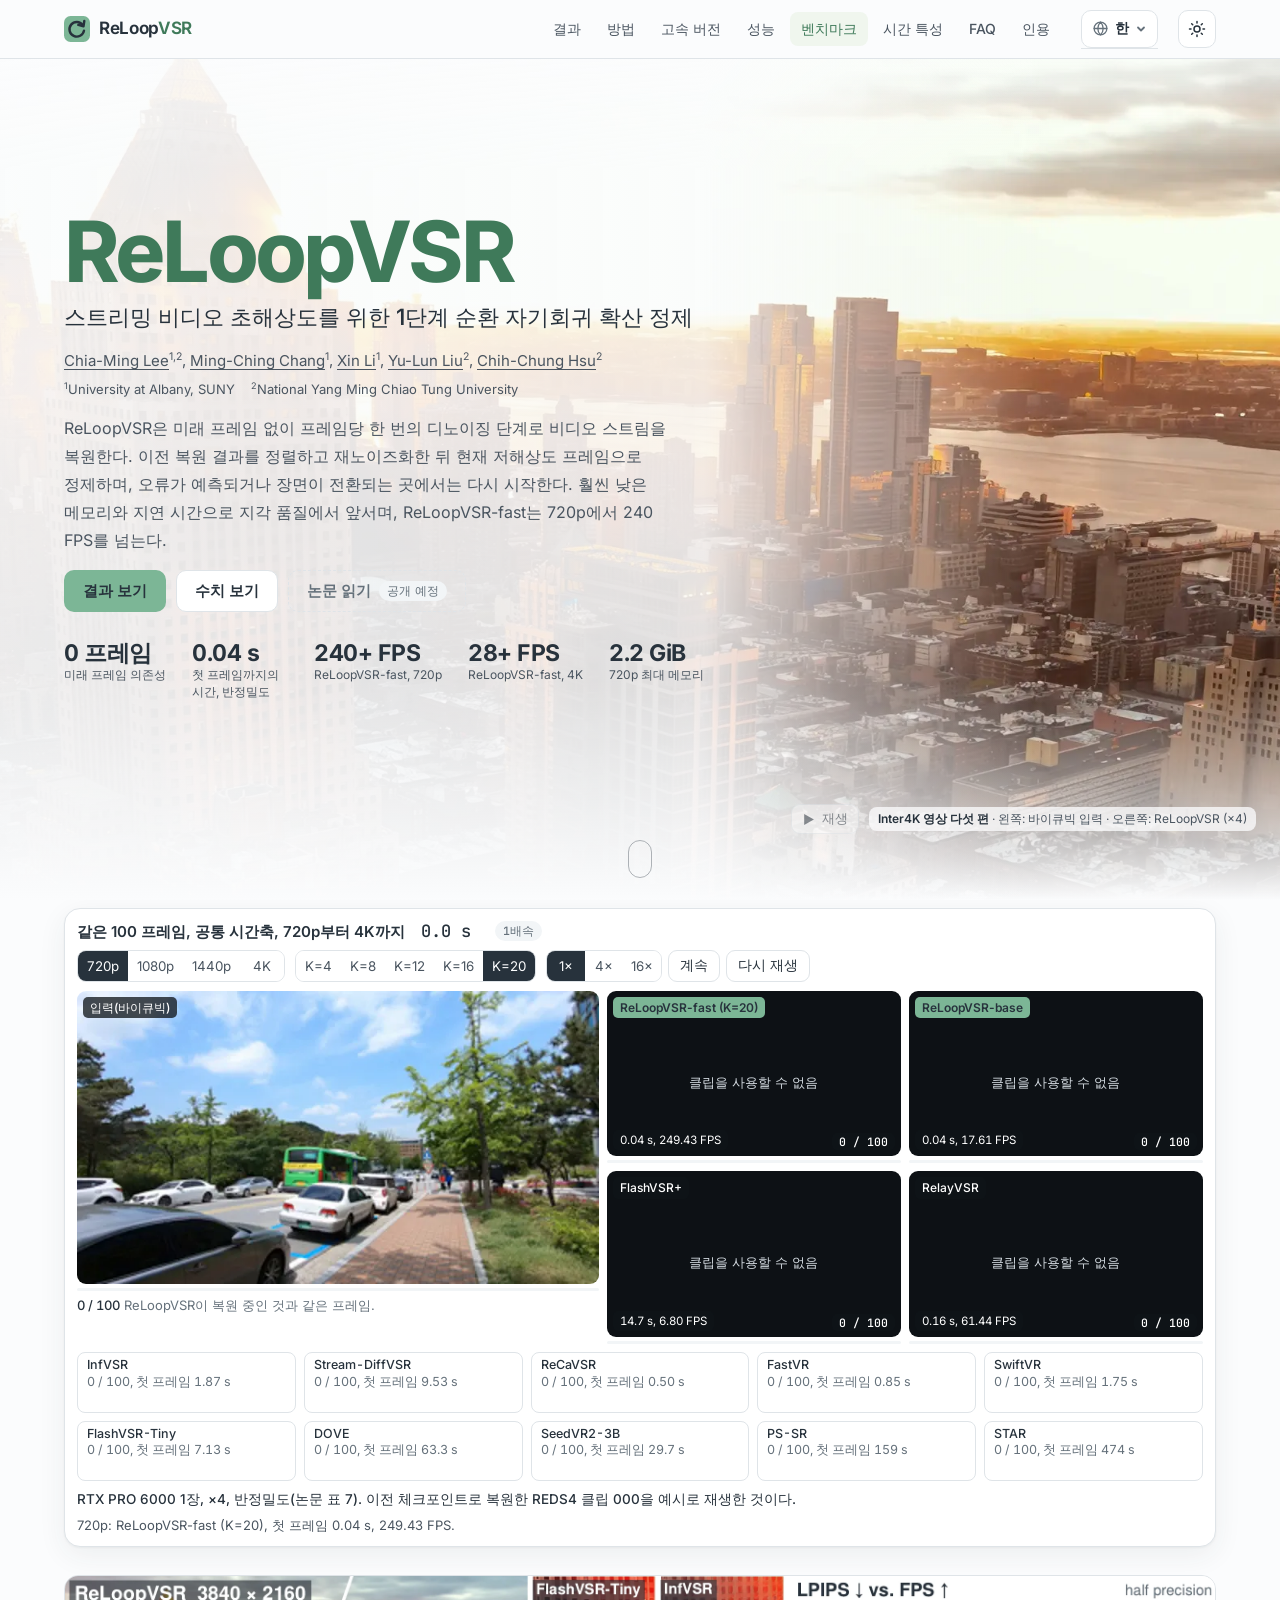
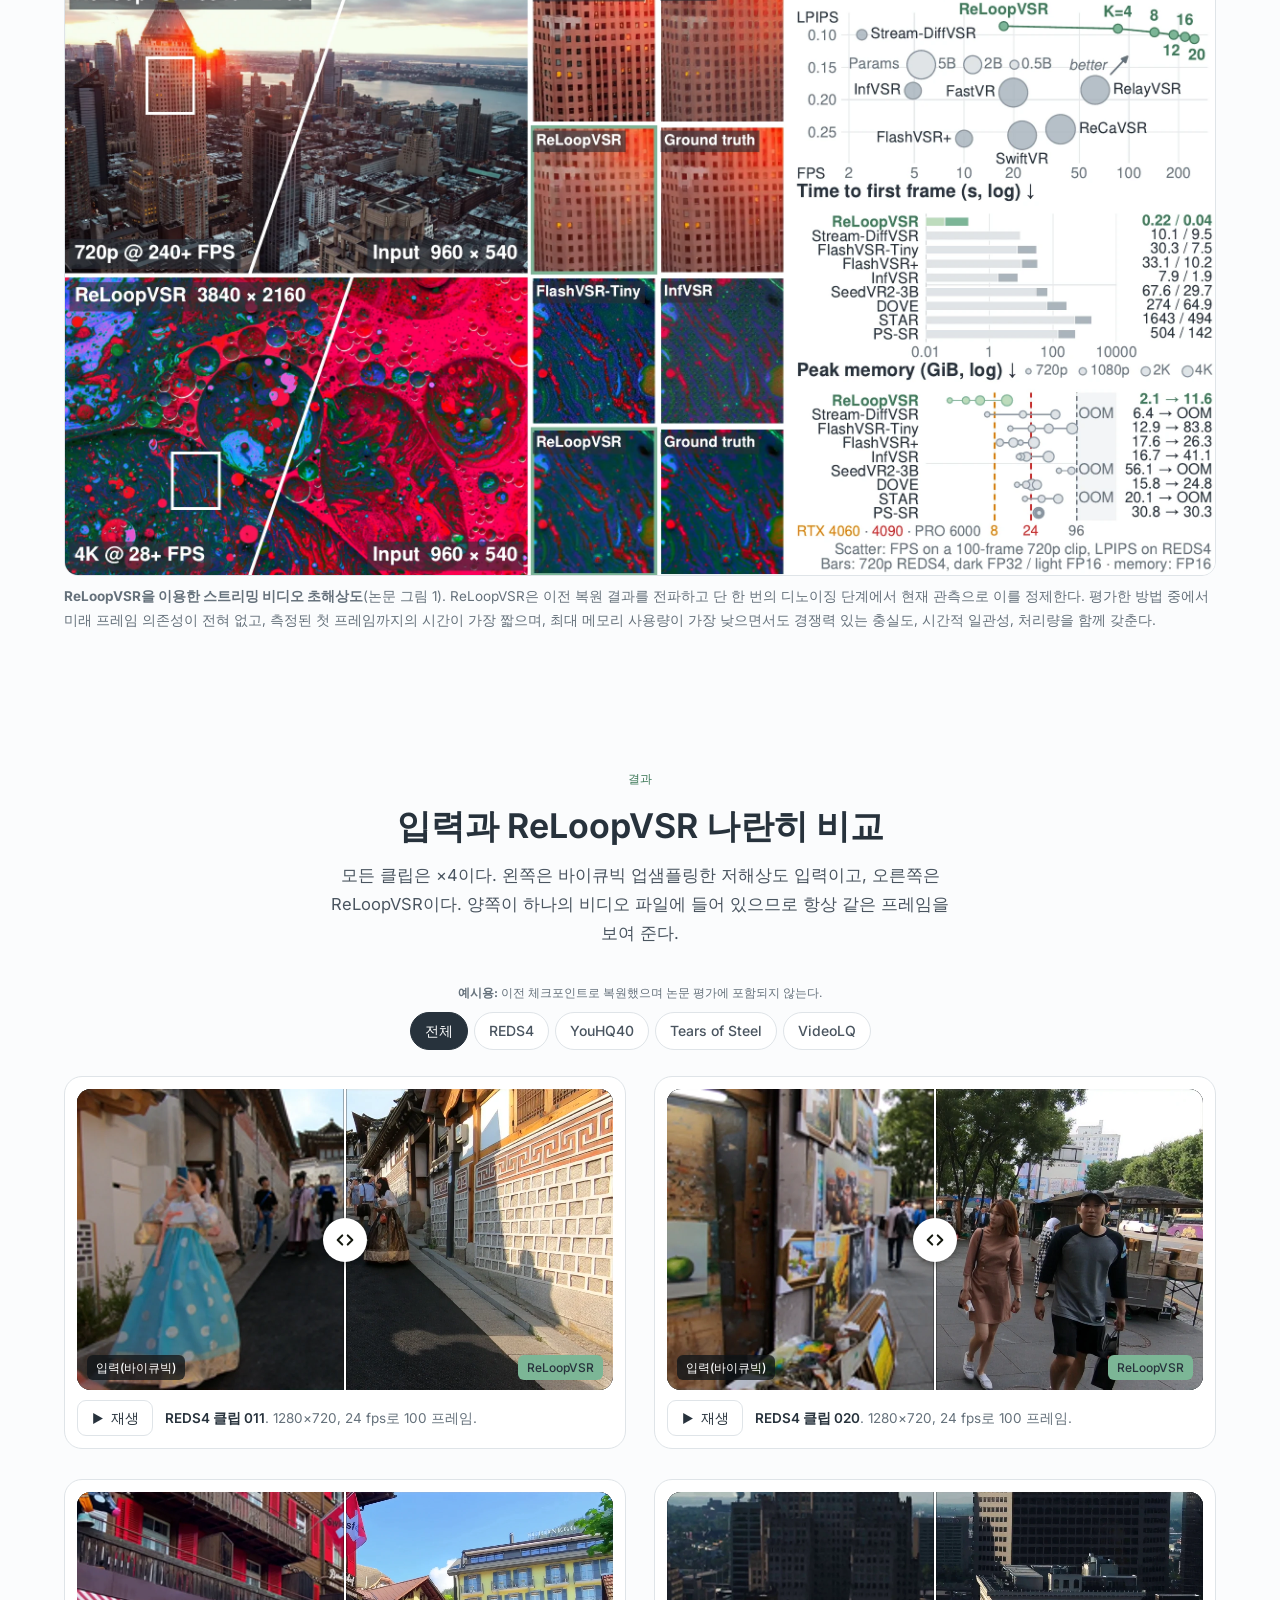
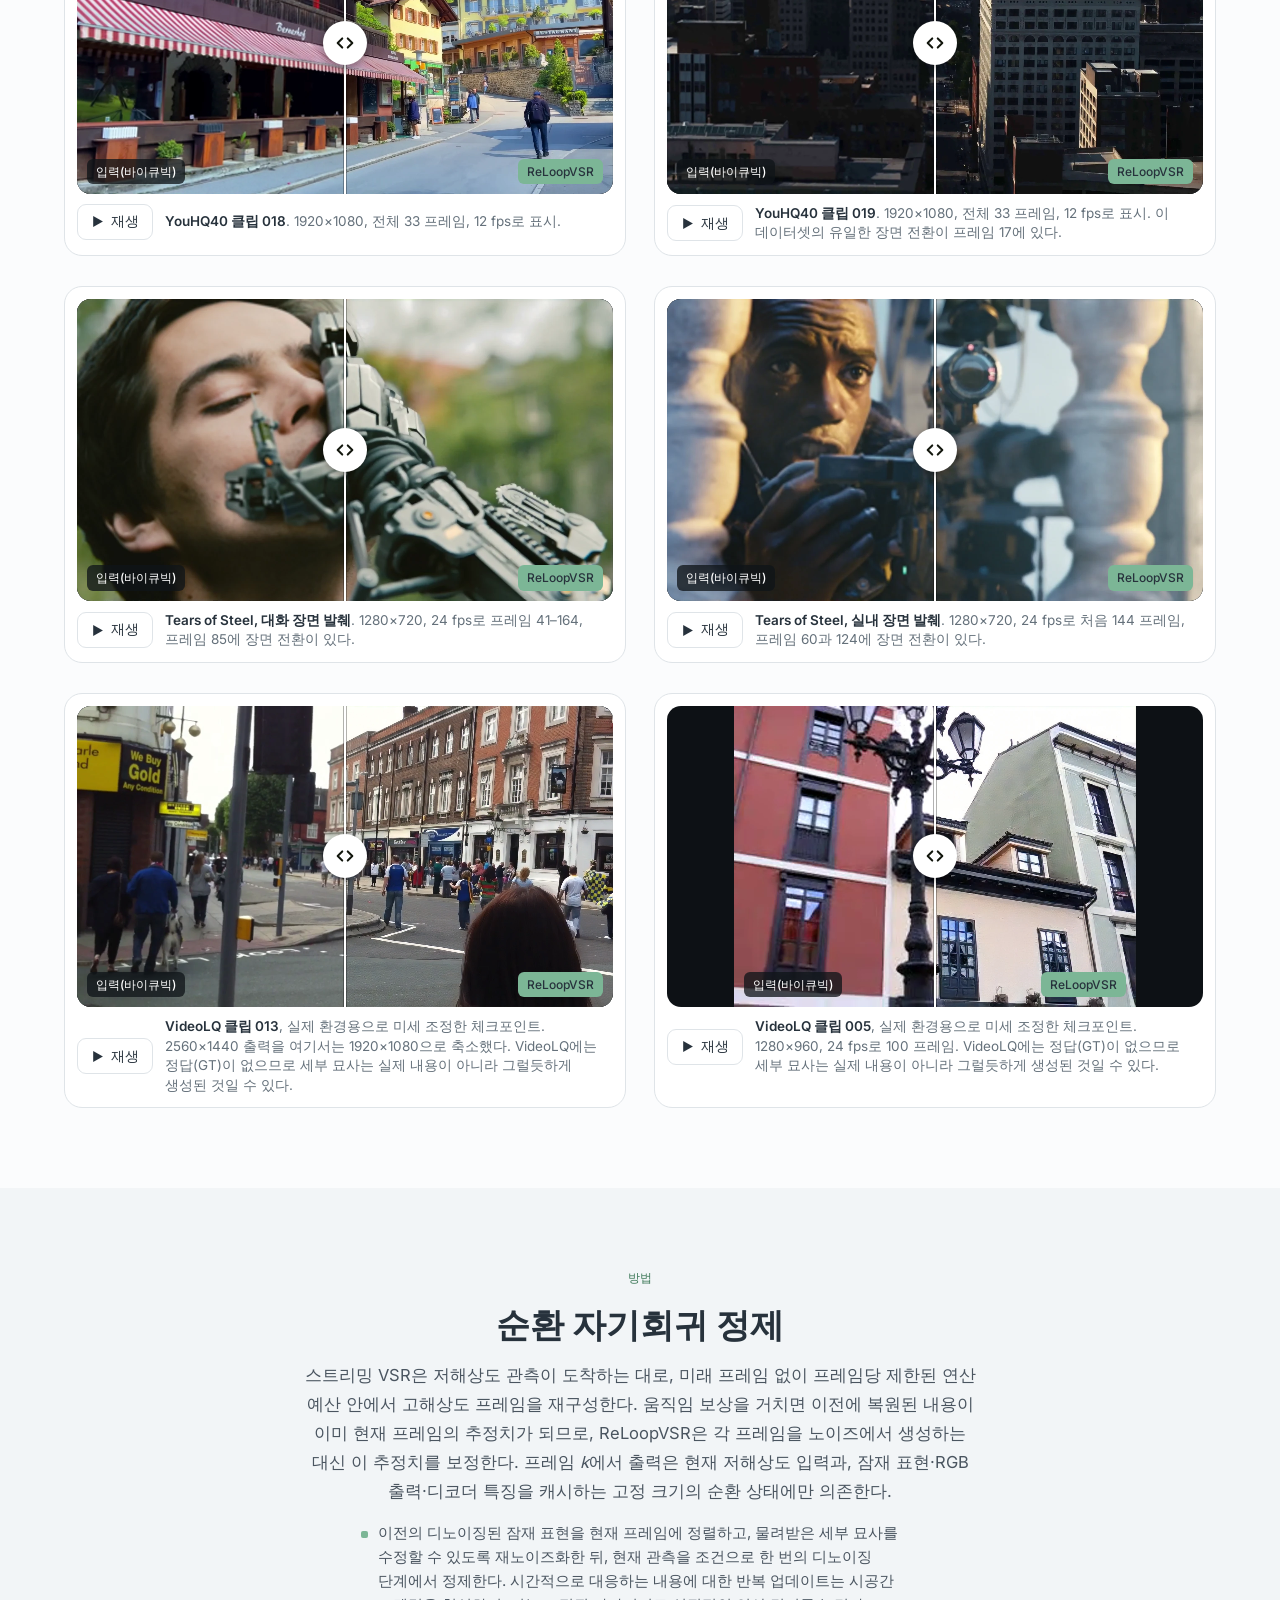
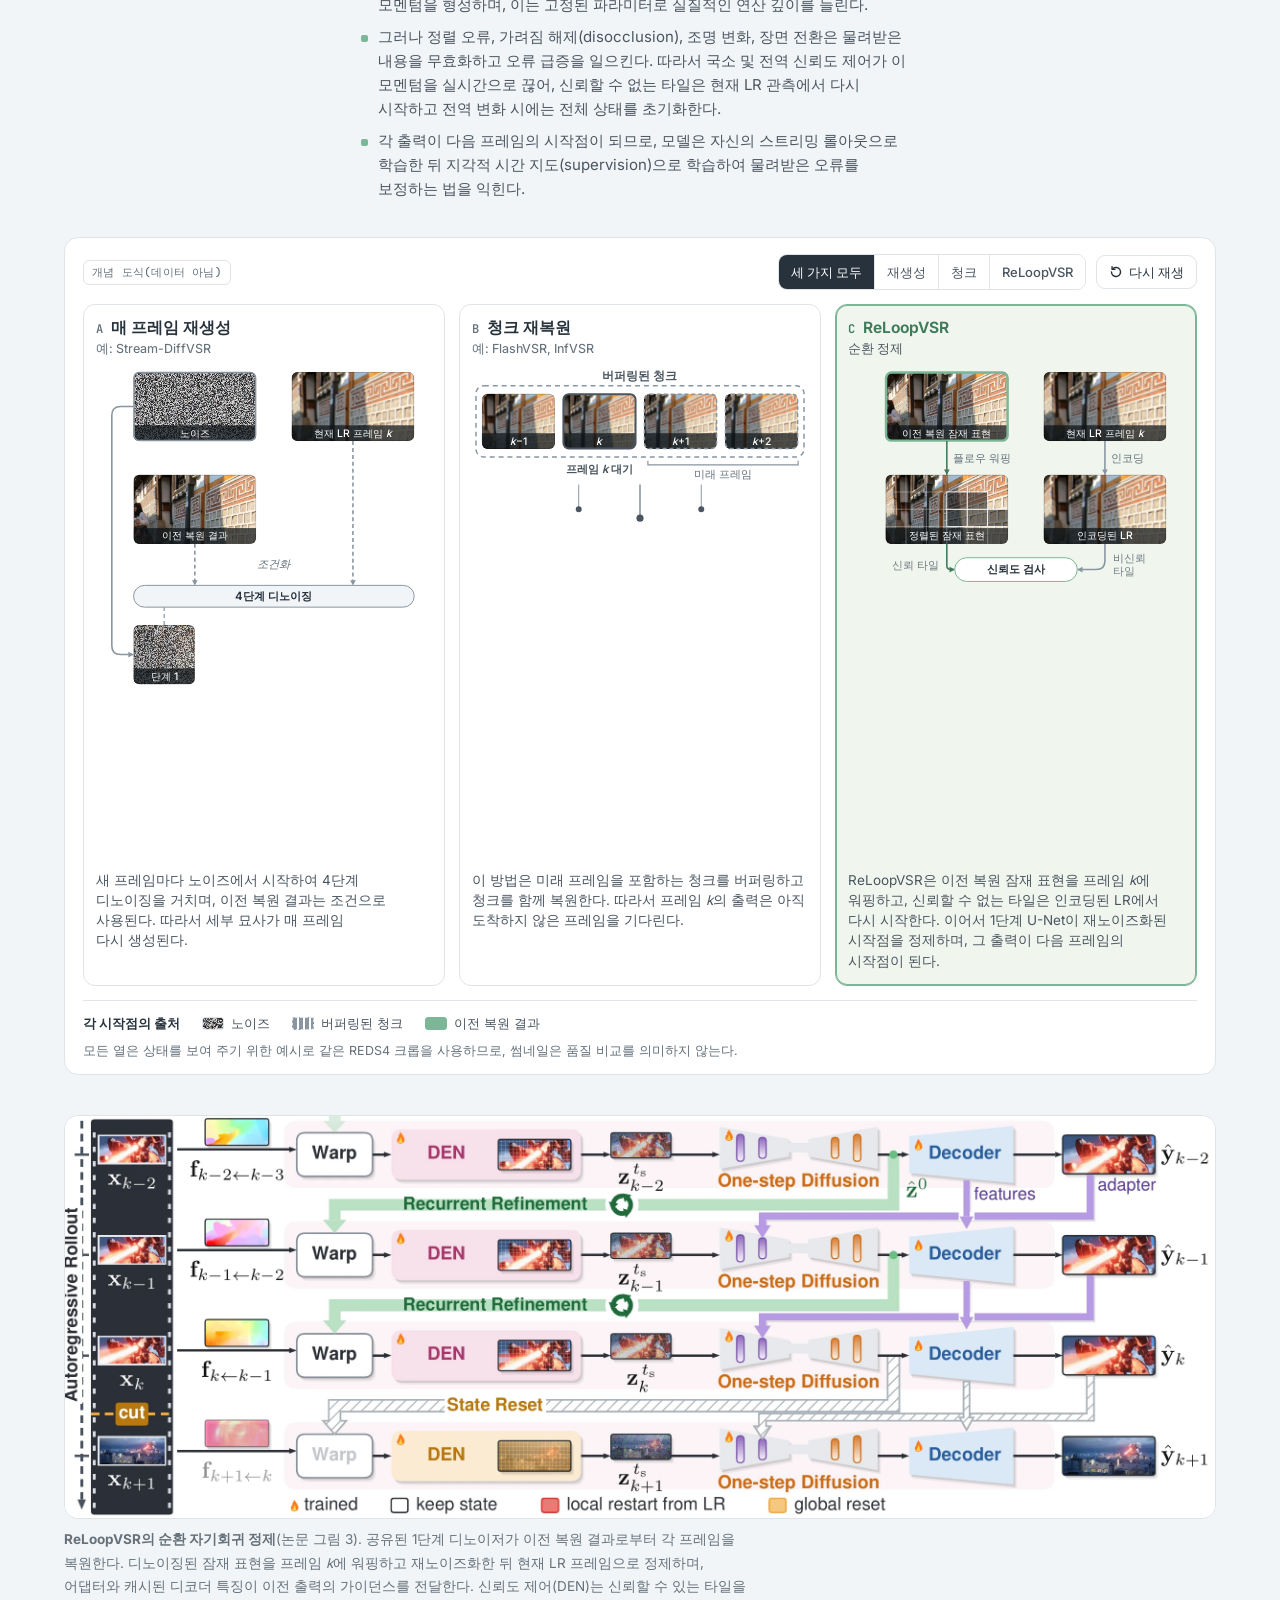
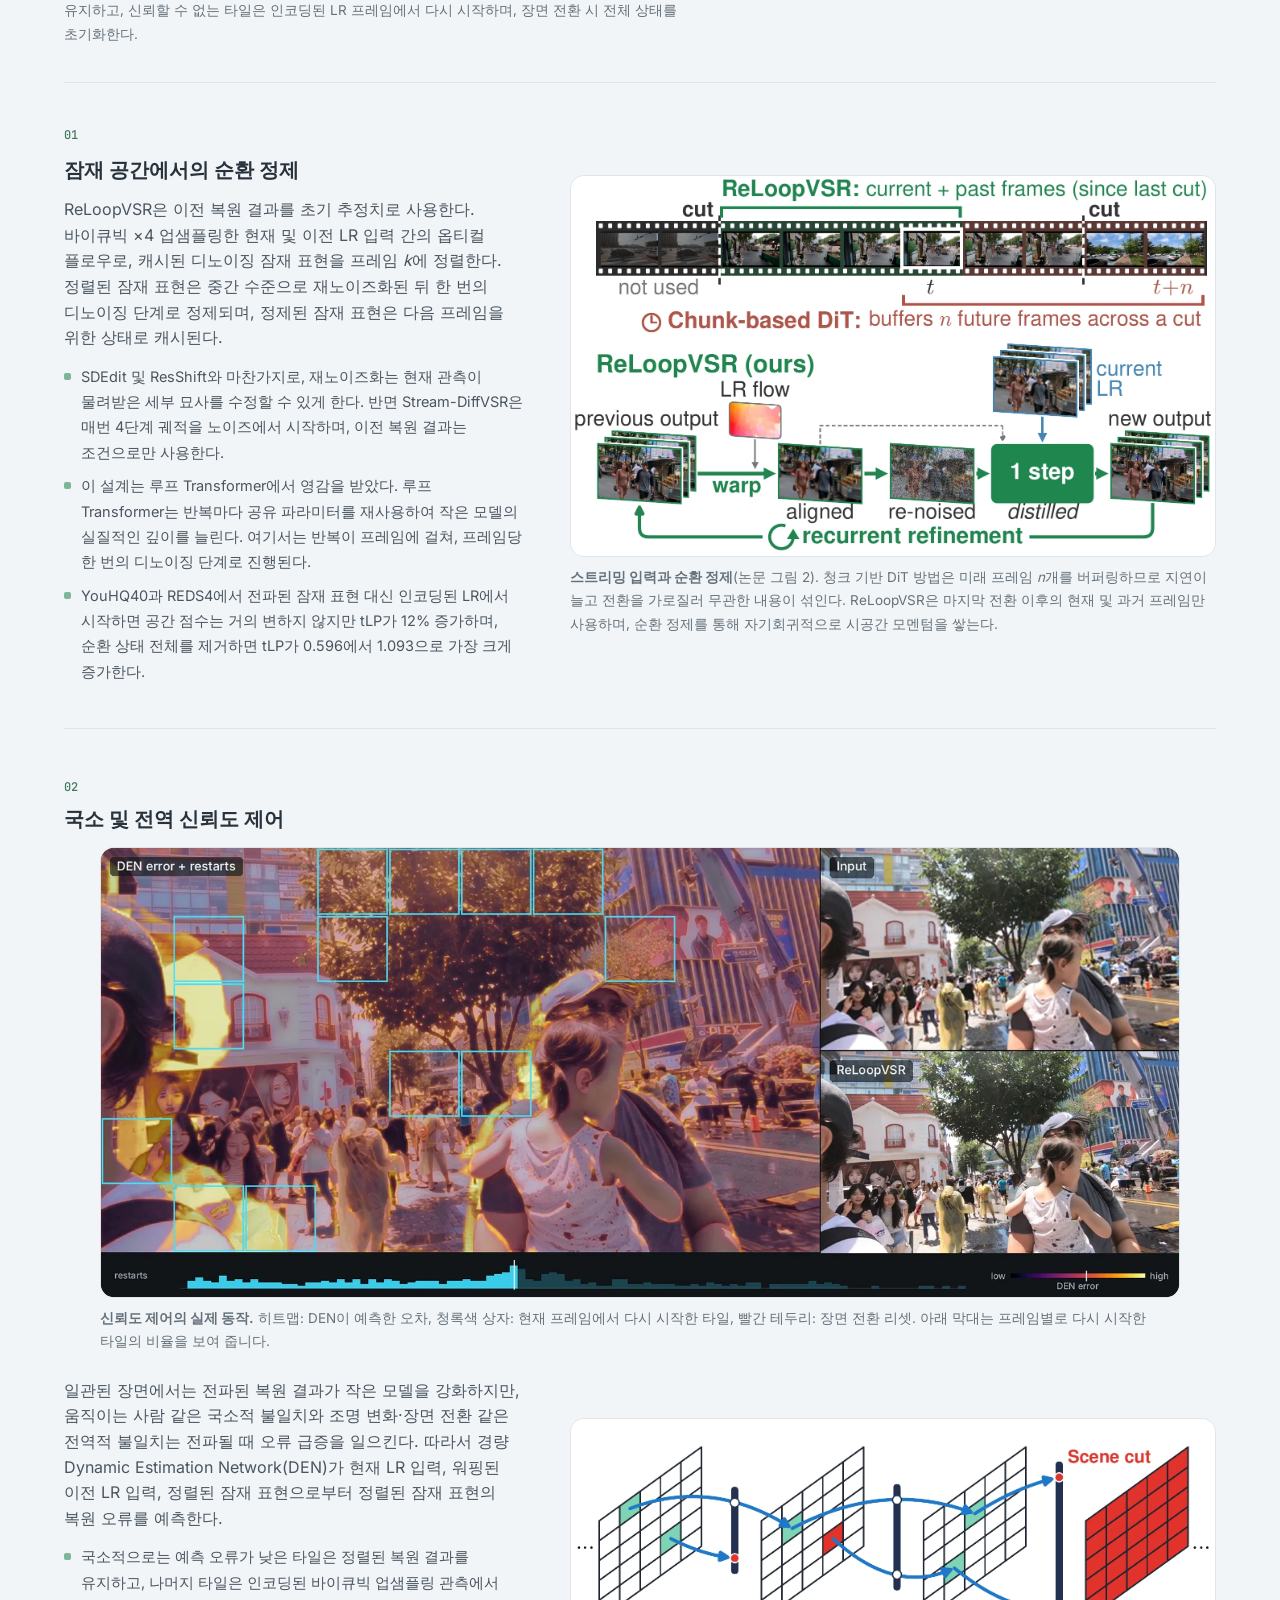
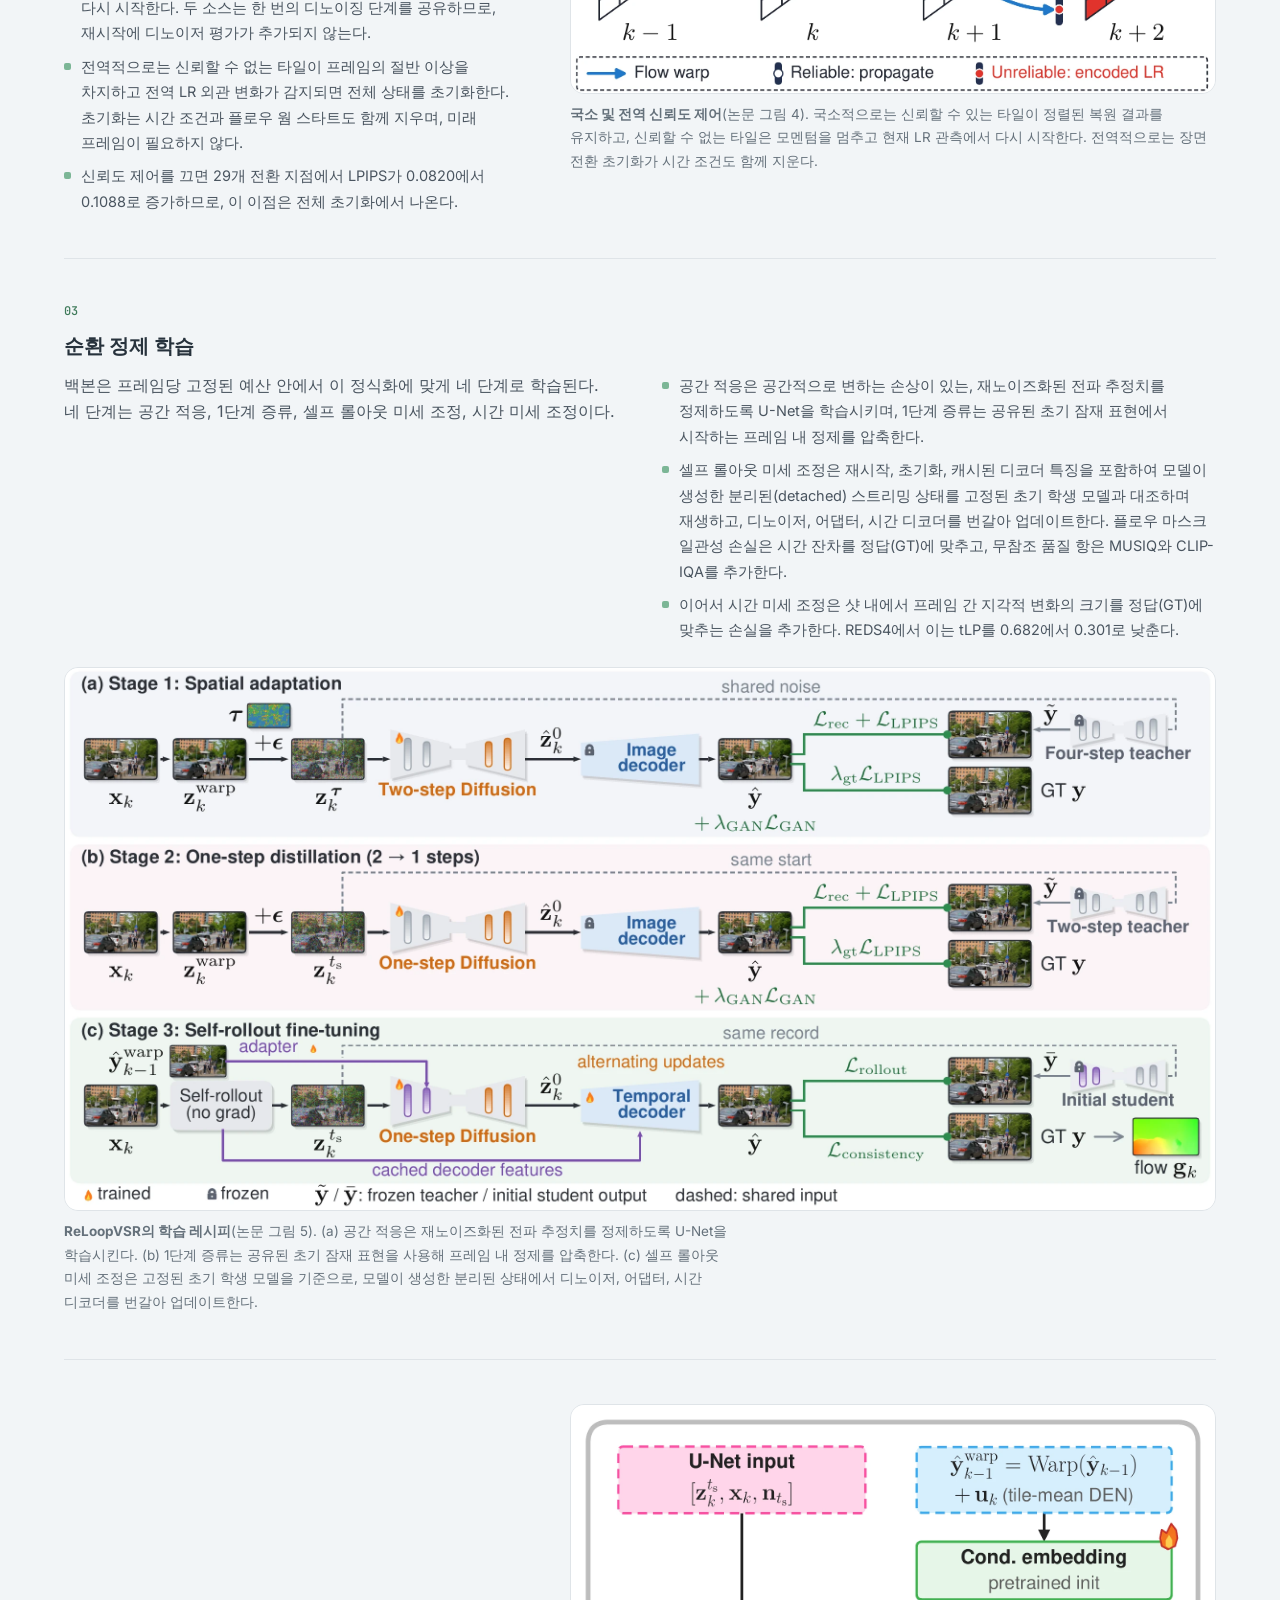
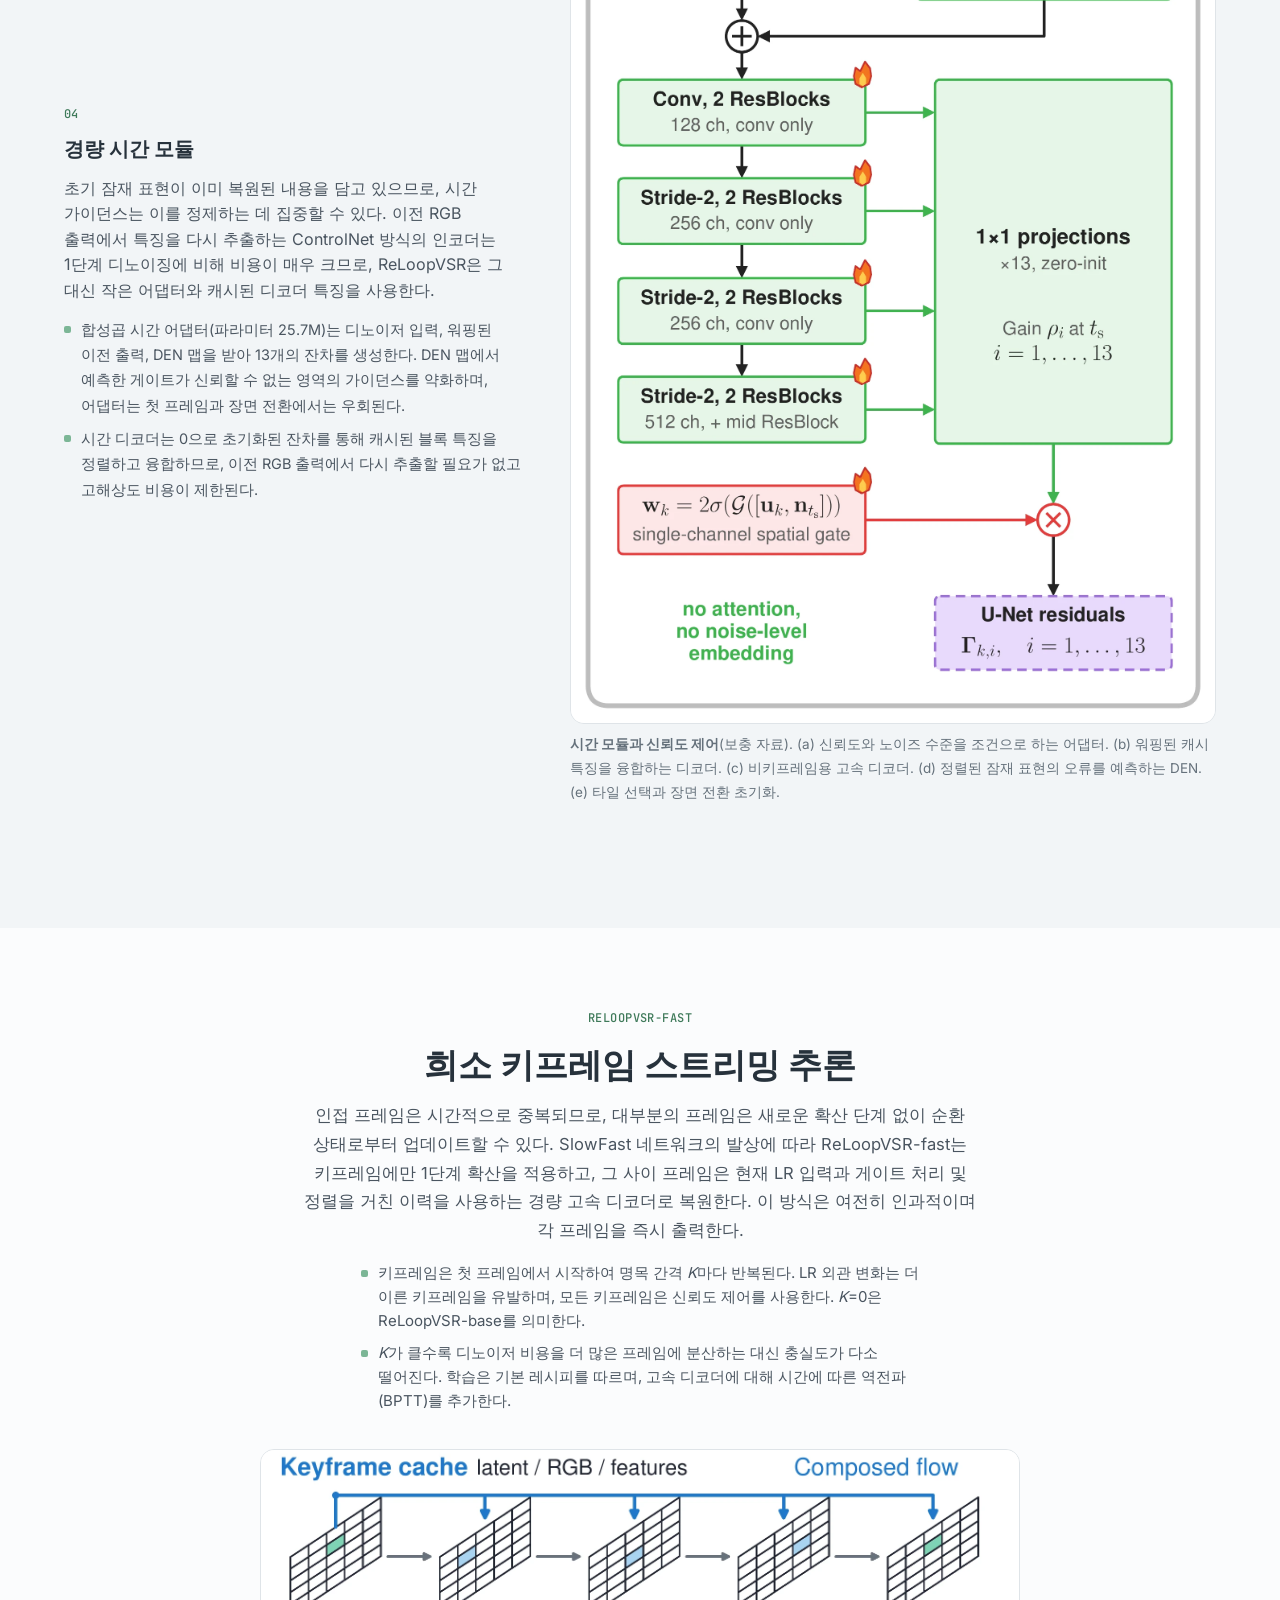
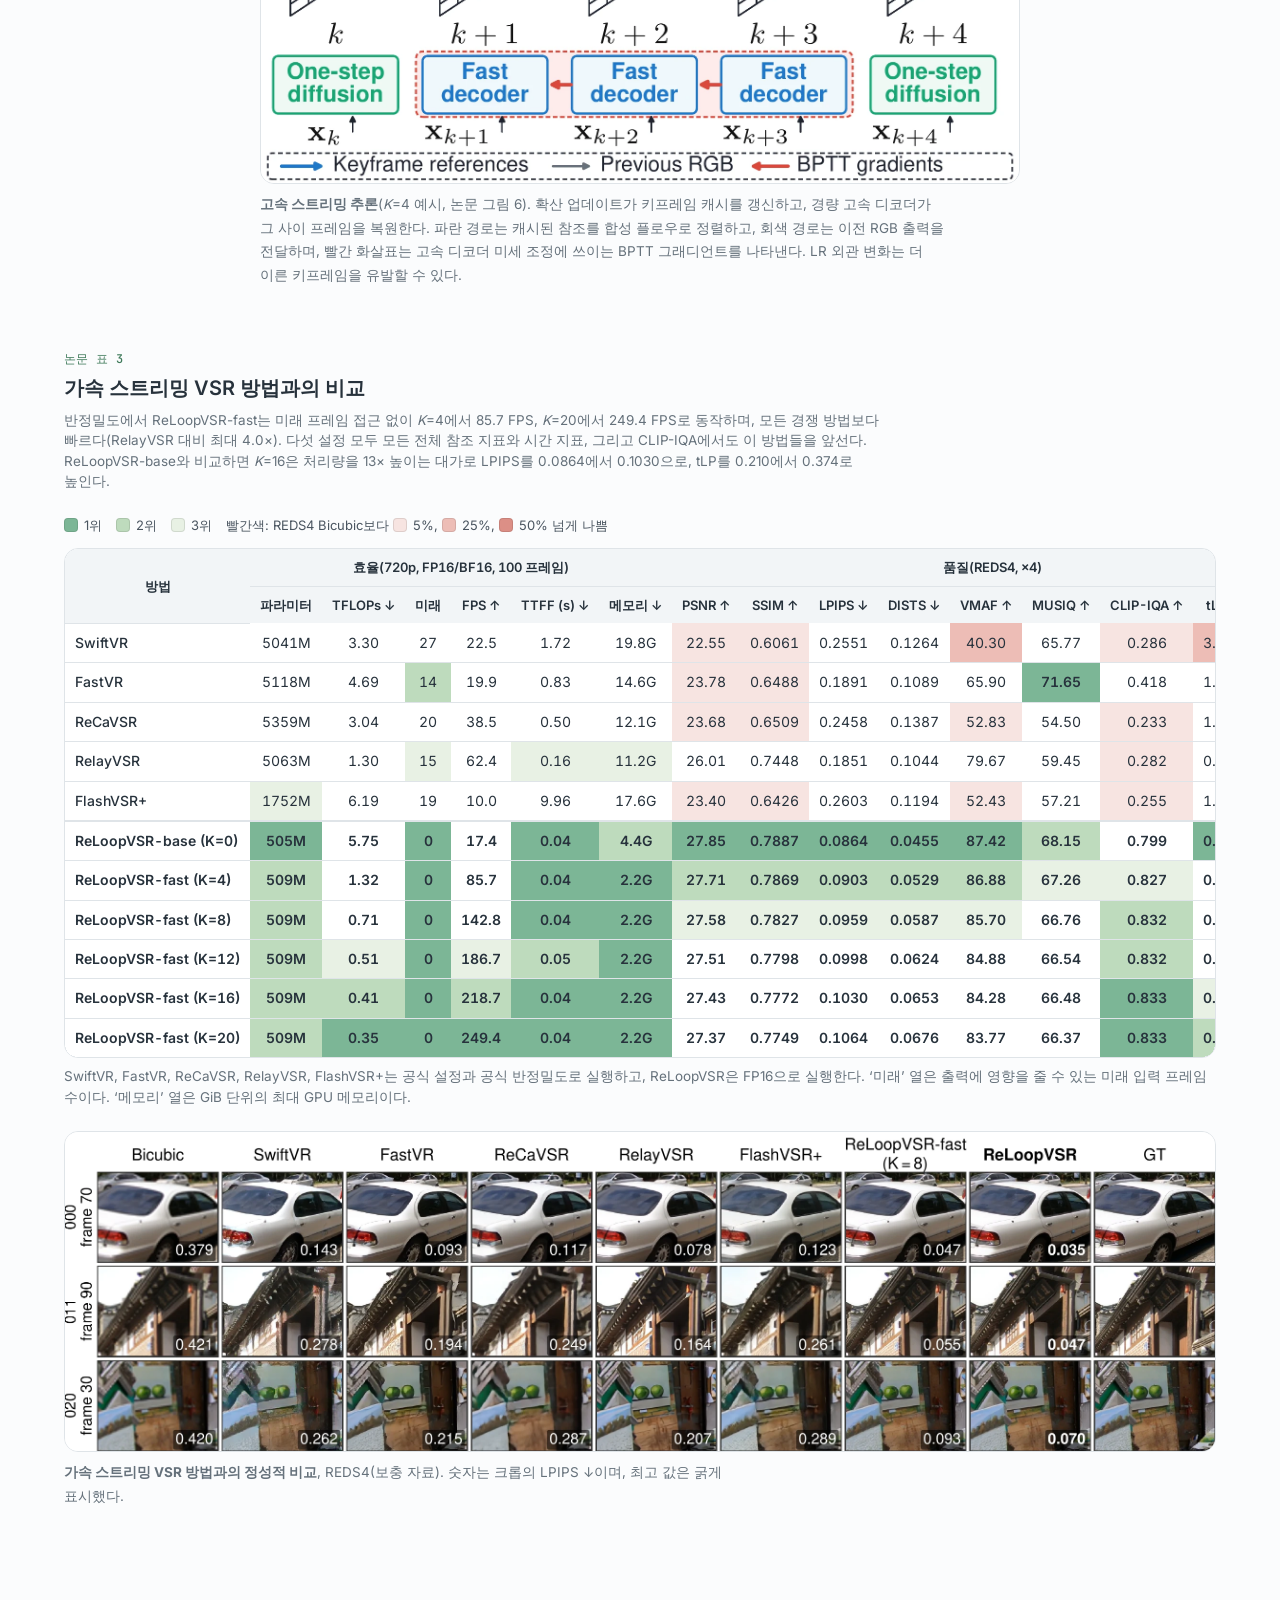
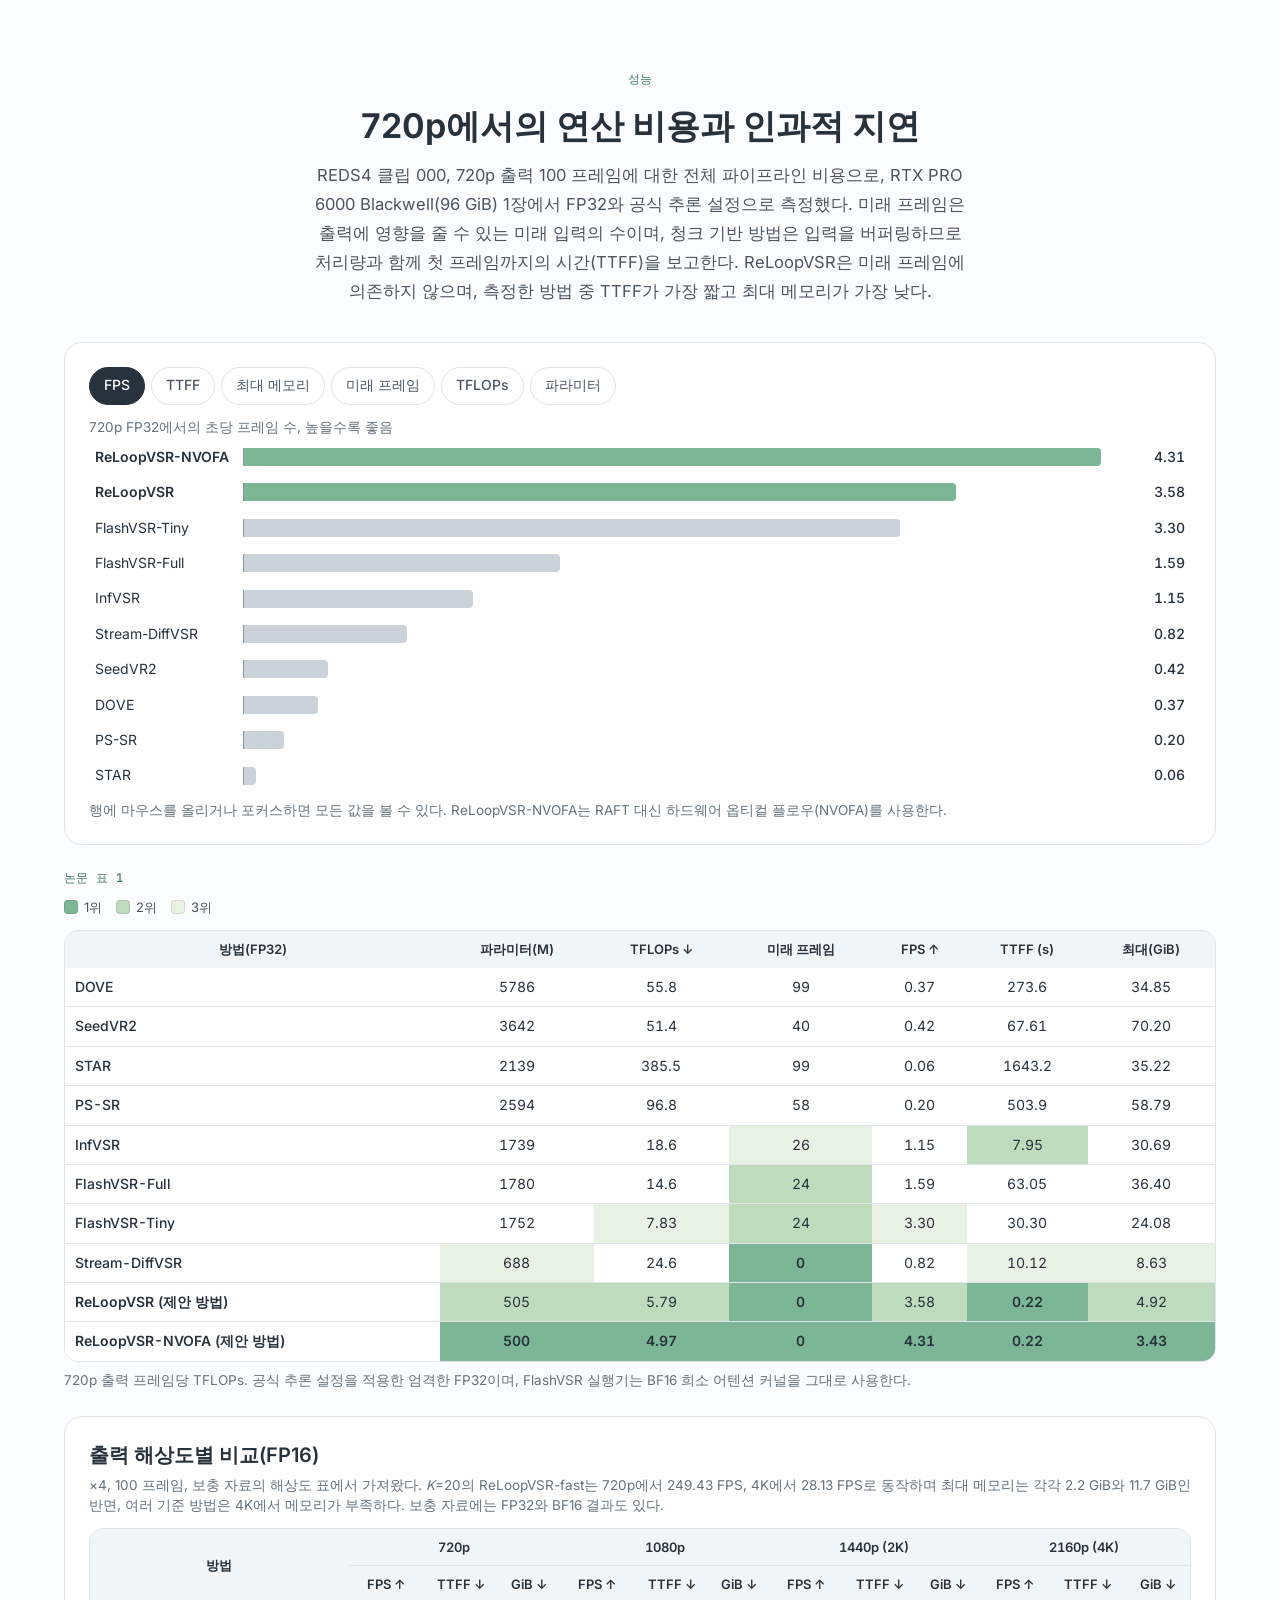
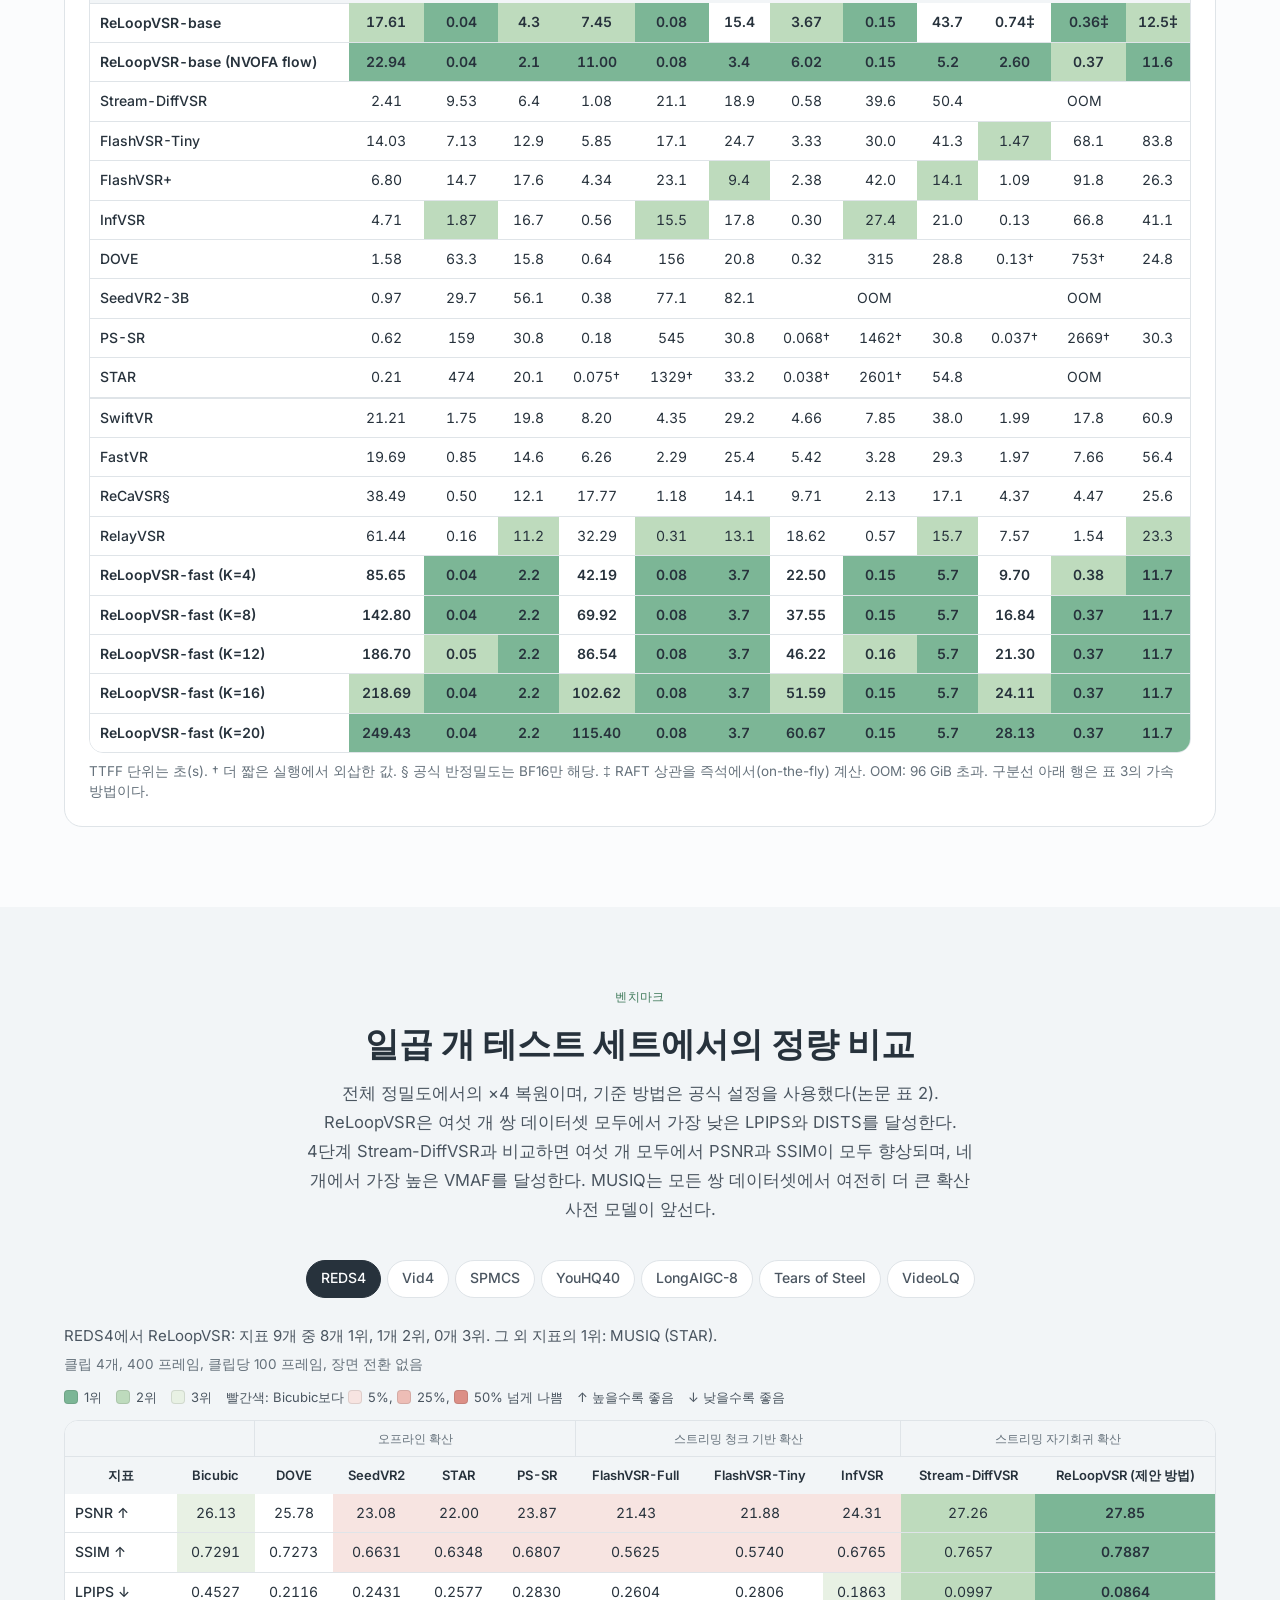
<file: ko/index.html>
<!doctype html>
<html lang="ko">
<head>
<meta charset="utf-8">
<meta name="viewport" content="width=device-width,initial-scale=1,viewport-fit=cover">
<title>ReLoopVSR: 스트리밍 비디오 초해상도를 위한 1단계 순환 자기회귀 확산 정제</title>
<meta name="description" content="ReLoopVSR: 스트리밍 비디오 초해상도를 위한 1단계 순환 자기회귀 확산 정제. 결과, 방법, 비용 및 벤치마크.">
<meta name="robots" content="noindex">
<!--i18n-head-->
<link rel="canonical" href="https://ming053l.github.io/ReLoopVSR/ko/">
<link rel="alternate" hreflang="en" href="https://ming053l.github.io/ReLoopVSR/">
<link rel="alternate" hreflang="zh-Hans" href="https://ming053l.github.io/ReLoopVSR/zh-Hans/">
<link rel="alternate" hreflang="zh-Hant" href="https://ming053l.github.io/ReLoopVSR/zh-Hant/">
<link rel="alternate" hreflang="ja" href="https://ming053l.github.io/ReLoopVSR/ja/">
<link rel="alternate" hreflang="ko" href="https://ming053l.github.io/ReLoopVSR/ko/">
<link rel="alternate" hreflang="x-default" href="https://ming053l.github.io/ReLoopVSR/">
<meta property="og:type" content="website">
<meta property="og:site_name" content="ReLoopVSR">
<meta property="og:title" content="ReLoopVSR: 스트리밍 비디오 초해상도를 위한 1단계 순환 자기회귀 확산 정제">
<meta property="og:description" content="ReLoopVSR: 스트리밍 비디오 초해상도를 위한 1단계 순환 자기회귀 확산 정제. 결과, 방법, 비용 및 벤치마크.">
<meta property="og:url" content="https://ming053l.github.io/ReLoopVSR/ko/">
<meta property="og:locale" content="ko_KR">
<meta property="og:locale:alternate" content="en_US">
<meta property="og:locale:alternate" content="zh_CN">
<meta property="og:locale:alternate" content="zh_TW">
<meta property="og:locale:alternate" content="ja_JP">
<!--/i18n-head-->
<link rel="icon" href="data:image/svg+xml,%3Csvg xmlns='http://www.w3.org/2000/svg' viewBox='0 0 32 32'%3E%3Crect width='32' height='32' rx='8' fill='%237CB696'/%3E%3Cpath d='M23 11a9 9 0 1 0 1.6 7' fill='none' stroke='%2327323c' stroke-width='3' stroke-linecap='round'/%3E%3Cpath d='m25 6-1 6.6-6.4-1.6' fill='none' stroke='%2327323c' stroke-width='3' stroke-linecap='round' stroke-linejoin='round'/%3E%3C/svg%3E">
<script>try{var t=localStorage.getItem('dv-theme');if(t==='light'||t==='dark')document.documentElement.setAttribute('data-theme',t)}catch(e){}</script>
<link rel="stylesheet" href="../assets/style.css?v=20261119f">
<link rel="stylesheet" href="../assets/schematic.css?v=20261110c">
<style>#race-chips{grid-column:1/-1;grid-template-columns:repeat(5,minmax(0,1fr));margin-top:0}@media (max-width:760px){#race-chips{grid-template-columns:repeat(2,minmax(0,1fr))}}.rp.oom .rv{opacity:.55}.race-ctl .seg+.seg{margin-left:4px}.note.illus{font-size:12px;text-align:center;margin:6px auto 10px;max-width:none}#race-cap{margin-top:4px;font-size:13px;color:var(--ink-2)}.seg[data-g=res] button,.seg[data-g=k] button{width:auto;min-width:44px;padding:0 9px}</style>
</head>
<body>
<a class="skip" href="#main">본문으로 건너뛰기</a>
<header class="nav"><div class="wrap">
  <a class="brand" translate="no" href="#top" aria-label="ReLoopVSR, 맨 위로">
    <svg viewBox="0 0 32 32" aria-hidden="true"><rect width="32" height="32" rx="8" fill="#7CB696"/><path d="M23 11a9 9 0 1 0 1.6 7" fill="none" stroke="#27323c" stroke-width="3" stroke-linecap="round"/><path d="m25 6-1 6.6-6.4-1.6" fill="none" stroke="#27323c" stroke-width="3" stroke-linecap="round" stroke-linejoin="round"/></svg>
    <span>ReLoop<b>VSR</b></span></a>
  <nav class="links" aria-label="섹션">
    <a href="#results">결과</a><a href="#method">방법</a><a href="#fast">고속 버전</a><a href="#performance">성능</a><a href="#benchmarks">벤치마크</a><a href="#temporal">시간 특성</a><a href="#faq">FAQ</a><a href="#citation">인용</a>
  </nav>
  <!--i18n-switcher--><details class="lang" id="lang" translate="no"><summary aria-label="언어: 한국어" title="언어"><svg viewBox="0 0 24 24" fill="none" stroke="currentColor" stroke-width="1.8" stroke-linecap="round" stroke-linejoin="round" aria-hidden="true"><circle cx="12" cy="12" r="9"/><path d="M3 12h18M12 3c2.5 2.6 3.8 5.6 3.8 9s-1.3 6.4-3.8 9M12 3c-2.5 2.6-3.8 5.6-3.8 9s1.3 6.4 3.8 9"/></svg><span>한</span><svg class="chev" viewBox="0 0 12 12" fill="none" stroke="currentColor" stroke-width="1.8" stroke-linecap="round" stroke-linejoin="round" aria-hidden="true"><path d="m3 4.5 3 3 3-3"/></svg></summary><ul class="lang-menu"><li><a href="../" hreflang="en" lang="en"><b>EN</b>English</a></li><li><a href="../zh-Hans/" hreflang="zh-Hans" lang="zh-Hans"><b>简</b>简体中文</a></li><li><a href="../zh-Hant/" hreflang="zh-Hant" lang="zh-Hant"><b>繁</b>繁體中文</a></li><li><a href="../ja/" hreflang="ja" lang="ja"><b>日</b>日本語</a></li><li><a href="../ko/" hreflang="ko" lang="ko" aria-current="page"><b>한</b>한국어</a></li></ul></details><!--/i18n-switcher-->
  <button class="icon-btn" id="theme" type="button" aria-label="테마 전환">
    <svg class="i-sun" viewBox="0 0 24 24" fill="none" stroke="currentColor" stroke-width="2" stroke-linecap="round" aria-hidden="true"><circle cx="12" cy="12" r="4"/><path d="M12 2v2M12 20v2M4.9 4.9l1.4 1.4M17.7 17.7l1.4 1.4M2 12h2M20 12h2M4.9 19.1l1.4-1.4M17.7 6.3l1.4-1.4"/></svg>
    <svg class="i-moon" viewBox="0 0 24 24" fill="none" stroke="currentColor" stroke-width="2" stroke-linecap="round" stroke-linejoin="round" aria-hidden="true"><path d="M20 14.5A8.5 8.5 0 0 1 9.5 4 8.5 8.5 0 1 0 20 14.5z"/></svg>
  </button>
</div></header>
<div id="tip" hidden></div>

<main id="main">
<div class="hero" id="top">
  <div class="hero-view" data-clip="hero" data-desc="Inter4K 영상 다섯 편(도시 항공 촬영, 벌집 모양 계단, 인물, 장미)을 바이큐빅 업샘플링 입력과 ReLoopVSR 출력으로 나누어 보여 준다"><img class="hero-poster" src="../media/poster/hero_split.webp?v=20261118r" width="1920" height="1080" alt="" fetchpriority="high" decoding="async"></div>
  <div class="hero-fade" aria-hidden="true"></div>
  <div class="hero-inner wrap"><div class="hero-text">
    <h1 class="hero-title"><em>ReLoopVSR</em><span class="vh">: </span><span class="hero-sub">스트리밍 비디오 초해상도를 위한 <span class="nb">1단계</span> 순환 자기회귀 확산 정제</span></h1>
    <p class="authors" translate="no"><a href="https://ming053l.github.io/" target="_blank" rel="noopener">Chia-Ming Lee</a><sup>1,2</sup>, <a href="https://mingching.github.io/" target="_blank" rel="noopener">Ming-Ching Chang</a><sup>1</sup>, <a href="https://scholar.google.com/citations?user=gMBvzGoAAAAJ&amp;hl=en" target="_blank" rel="noopener">Xin Li</a><sup>1</sup>, <a href="https://yulunalexliu.github.io/" target="_blank" rel="noopener">Yu-Lun Liu</a><sup>2</sup>, <a href="https://cchsu.info/" target="_blank" rel="noopener">Chih-Chung Hsu</a><sup>2</sup></p>
    <p class="affil" translate="no"><span><sup>1</sup>University at Albany, SUNY</span>&nbsp;&nbsp;&nbsp; <span><sup>2</sup>National Yang Ming Chiao Tung University</span></p>
    <p class="lede">ReLoopVSR은 미래 프레임 없이 프레임당 한 번의 디노이징 단계로 비디오 스트림을 복원한다. 이전 복원 결과를 정렬하고 재노이즈화한 뒤 현재 저해상도 프레임으로 정제하며, 오류가 예측되거나 장면이 전환되는 곳에서는 다시 시작한다. 훨씬 낮은 메모리와 지연 시간으로 지각 품질에서 앞서며, ReLoopVSR-fast는 720p에서 240 FPS를 넘는다.</p>
    <div class="btns">
      <a class="btn btn-p" href="#results">결과 보기</a>
      <a class="btn btn-s" href="#benchmarks">수치 보기</a>
      <button class="btn" type="button" disabled>논문 읽기 <small>공개 예정</small></button>
    </div>
  <div class="stats hero-stats" role="list" aria-label="주요 측정 수치">
    <div role="listitem"><b>0 프레임</b><span>미래 프레임 의존성</span></div>
    <div role="listitem"><b>0.04 s</b><span>첫 프레임까지의 시간, 반정밀도</span></div>
    <div role="listitem"><b>240+ FPS</b><span>ReLoopVSR-fast, 720p</span></div>
    <div role="listitem"><b>28+ FPS</b><span>ReLoopVSR-fast, 4K</span></div>
    <div role="listitem"><b>2.2 GiB</b><span>720p 최대 메모리</span></div>
  </div>
  </div></div>
  <div class="hero-cap"><button class="play" id="hero-play" type="button" aria-label="이 클립 일시정지"><svg viewBox="0 0 12 12" fill="currentColor" aria-hidden="true"><path d="M2 1h3v10H2zM7 1h3v10H7z"/></svg><span>일시정지</span></button><span id="hero-cap"><b>Inter4K 영상 다섯 편</b> · 왼쪽: 바이큐빅 입력 · 오른쪽: ReLoopVSR (×4)</span></div>
  <a class="scroll-cue" href="#race" aria-label="속도 경주로 스크롤"><span></span></a>
</div>
<div class="hero-after"><div class="wrap">
  <section class="race" id="race" aria-labelledby="race-h">
    <div class="race-top">
      <h2 id="race-h" class="race-title">같은 100 프레임, 공통 시간축, 720p부터 4K까지</h2>
      <div class="clock"><span class="vh">측정 경과 시간: </span><b id="race-clock">0.0 s</b><span id="race-speed-note" class="pill">1배속</span></div>
      <div class="race-ctl">
        <div class="seg" data-g="res" role="group" aria-label="시간 측정에 사용한 출력 해상도"><button type="button" aria-pressed="true">720p</button><button type="button" aria-pressed="false">1080p</button><button type="button" aria-pressed="false">1440p</button><button type="button" aria-pressed="false">4K</button></div>
        <div class="seg" data-g="k" role="group" aria-label="ReLoopVSR-fast의 키프레임 간격"><button type="button" aria-pressed="false">K=4</button><button type="button" aria-pressed="false">K=8</button><button type="button" aria-pressed="false">K=12</button><button type="button" aria-pressed="false">K=16</button><button type="button" aria-pressed="true">K=20</button></div>
        <div class="seg" data-g="speed" role="group" aria-label="경주 재생 속도"><button type="button" data-s="1" aria-pressed="true">1×</button><button type="button" data-s="4" aria-pressed="false">4×</button><button type="button" data-s="16" aria-pressed="false">16×</button></div>
        <button class="play" id="race-pause" type="button">일시정지</button><button class="play" id="race-replay" type="button">다시 재생</button>
      </div>
    </div>
    <div class="race-grid">
      <div class="rp rp-in" data-m="input"><div class="rv"><video muted playsinline preload="none" poster="../media/poster/race_input.webp" tabindex="-1" aria-label="입력 스트림, REDS4 클립 000, 바이큐빅 업샘플링" data-src="../media/race/input.mp4"></video><span class="rn">입력(바이큐빅)</span></div>
        <div class="rm"><div class="rb"><i></i></div><p><b class="rc">0 / 100</b> <span id="race-in-note">ReLoopVSR이 복원 중인 것과 같은 프레임.</span></p></div></div>
      <div class="rps" id="race-panels"></div>
      <div class="chips" id="race-chips" aria-label="평가한 다른 방법, 카운터만 표시"></div>
    </div>
    <p class="race-label">RTX PRO 6000 1장, ×4, 반정밀도(논문 표 7). 이전 체크포인트로 복원한 REDS4 클립 000을 예시로 재생한 것이다.</p>
    <p id="race-cap" aria-live="polite"></p>
    <p class="vh">720p에서 ReLoopVSR-fast는 0.04 s에 첫 프레임을 보여 주며 249 FPS로 동작한다.</p>
  </section>
  <noscript><p class="note">비교 슬라이더, 차트, 표를 보려면 JavaScript가 필요하다. 논문 그림과 본문은 그대로 읽을 수 있다.</p></noscript>
  <figure class="fig-wrap teaser"><div class="fig"><a href="../assets/fig/teaser_top.webp?v=20261117f"><img src="../assets/fig/teaser_top.webp?v=20261117f" width="2400" height="1252" loading="lazy" decoding="async" alt="왼쪽: 960×540 입력으로 얻은 ReLoopVSR 4K 출력 두 개를 입력과 분할 비교한 것으로, 각각 720p 240+ FPS와 4K 28+ FPS로 표시되어 있다. 가운데: FlashVSR-Tiny, InfVSR, ReLoopVSR, 정답(GT)의 크롭. 오른쪽: 버블 크기로 파라미터 수를 나타낸 LPIPS 대 FPS 그래프로, ReLoopVSR과 K=4~20의 고속 설정은 낮은 LPIPS와 높은 FPS 영역에 있다. 방법별 첫 프레임까지의 시간 그래프에서 ReLoopVSR은 FP32에서 0.22 s, FP16에서 0.04 s가 필요하며, 720p부터 4K까지의 최대 메모리 그래프에서 ReLoopVSR은 2.1~11.6 GiB가 필요하다."></a></div>
    <figcaption><b>ReLoopVSR을 이용한 스트리밍 비디오 초해상도</b>(논문 그림 1). ReLoopVSR은 이전 복원 결과를 전파하고 단 한 번의 디노이징 단계에서 현재 관측으로 이를 정제한다. 평가한 방법 중에서 미래 프레임 의존성이 전혀 없고, 측정된 첫 프레임까지의 시간이 가장 짧으며, 최대 메모리 사용량이 가장 낮으면서도 경쟁력 있는 충실도, 시간적 일관성, 처리량을 함께 갖춘다.</figcaption></figure>
</div></div>

<section id="results"><div class="wrap">
  <div class="head"><p class="eyebrow">결과</p><h2>입력과 ReLoopVSR 나란히 비교</h2>
  <p>모든 클립은 ×4이다. 왼쪽은 바이큐빅 업샘플링한 저해상도 입력이고, 오른쪽은 ReLoopVSR이다. 양쪽이 하나의 비디오 파일에 들어 있으므로 항상 같은 프레임을 보여 준다.</p></div>
  <p class="note illus"><b>예시용:</b> 이전 체크포인트로 복원했으며 논문 평가에 포함되지 않는다.</p>
  <div id="show-tabs" class="tabs"></div>
  <div id="showcase" class="grid2">
    <article class="card" data-ds="REDS4"><div class="cmp" data-clip="reds_011" data-desc="전통 담장이 있는 골목과 무늬 옷을 입은 방문객, REDS4 클립 011" data-cap="<b>REDS4 클립 011</b>. 1280×720, 24 fps로 100 프레임."></div></article>
    <article class="card" data-ds="REDS4"><div class="cmp" data-clip="reds_020" data-desc="그림을 파는 노점과 행인, REDS4 클립 020" data-cap="<b>REDS4 클립 020</b>. 1280×720, 24 fps로 100 프레임."></div></article>
    <article class="card" data-ds="YouHQ40"><div class="cmp" data-clip="youhq_018" data-desc="도로를 따라 줄무늬 차양이 있는 호텔 외관, YouHQ40 클립 018" data-cap="<b>YouHQ40 클립 018</b>. 1920×1080, 전체 33 프레임, 12 fps로 표시."></div></article>
    <article class="card" data-ds="YouHQ40"><div class="cmp" data-clip="youhq_019" data-desc="고층 건물이 있는 도시 항공 뷰, YouHQ40 클립 019" data-cap="<b>YouHQ40 클립 019</b>. 1920×1080, 전체 33 프레임, 12 fps로 표시. 이 데이터셋의 유일한 장면 전환이 프레임 17에 있다."></div></article>
    <article class="card" data-ds="Tears of Steel"><div class="cmp" data-clip="tos_dialog" data-desc="영화 Tears of Steel의 한 장면, 기계 장치를 겨누는 남자" data-cap="<b>Tears of Steel, 대화 장면 발췌</b>. 1280×720, 24 fps로 프레임 41–164, 프레임 85에 장면 전환이 있다."></div></article>
    <article class="card" data-ds="Tears of Steel"><div class="cmp" data-clip="tos_room1" data-desc="영화 Tears of Steel의 한 장면, 난간 뒤의 병사" data-cap="<b>Tears of Steel, 실내 장면 발췌</b>. 1280×720, 24 fps로 처음 144 프레임, 프레임 60과 124에 장면 전환이 있다."></div></article>
    <article class="card" data-ds="VideoLQ"><div class="cmp" data-clip="vlq_013" data-desc="상점 간판과 벽돌 건물이 있는 거리, 실제 환경 VideoLQ 클립 013" data-cap="<b>VideoLQ 클립 013</b>, 실제 환경용으로 미세 조정한 체크포인트. 2560×1440 출력을 여기서는 1920×1080으로 축소했다. VideoLQ에는 정답(GT)이 없으므로 세부 묘사는 실제 내용이 아니라 그럴듯하게 생성된 것일 수 있다."></div></article>
    <article class="card" data-ds="VideoLQ"><div class="cmp" data-clip="vlq_005" data-desc="채색된 건물 앞의 연철 가로등, 실제 환경 VideoLQ 클립 005" data-cap="<b>VideoLQ 클립 005</b>, 실제 환경용으로 미세 조정한 체크포인트. 1280×960, 24 fps로 100 프레임. VideoLQ에는 정답(GT)이 없으므로 세부 묘사는 실제 내용이 아니라 그럴듯하게 생성된 것일 수 있다."></div></article>
  </div>
</div></section>

<section id="method" class="alt"><div class="wrap">
  <div class="head"><p class="eyebrow">방법</p><h2>순환 자기회귀 정제</h2>
  <p>스트리밍 VSR은 저해상도 관측이 도착하는 대로, 미래 프레임 없이 프레임당 제한된 연산 예산 안에서 고해상도 프레임을 재구성한다. 움직임 보상을 거치면 이전에 복원된 내용이 이미 현재 프레임의 추정치가 되므로, ReLoopVSR은 각 프레임을 노이즈에서 생성하는 대신 이 추정치를 보정한다. 프레임 <i>k</i>에서 출력은 현재 저해상도 입력과, 잠재 표현·RGB 출력·디코더 특징을 캐시하는 고정 크기의 순환 상태에만 의존한다.</p>
  <ul><li>이전의 디노이징된 잠재 표현을 현재 프레임에 정렬하고, 물려받은 세부 묘사를 수정할 수 있도록 재노이즈화한 뒤, 현재 관측을 조건으로 한 번의 디노이징 단계에서 정제한다. 시간적으로 대응하는 내용에 대한 반복 업데이트는 시공간 모멘텀을 형성하며, 이는 고정된 파라미터로 실질적인 연산 깊이를 늘린다.</li><li>그러나 정렬 오류, 가려짐 해제(disocclusion), 조명 변화, 장면 전환은 물려받은 내용을 무효화하고 오류 급증을 일으킨다. 따라서 국소 및 전역 신뢰도 제어가 이 모멘텀을 실시간으로 끊어, 신뢰할 수 없는 타일은 현재 LR 관측에서 다시 시작하고 전역 변화 시에는 전체 상태를 초기화한다.</li><li>각 출력이 다음 프레임의 시작점이 되므로, 모델은 자신의 스트리밍 롤아웃으로 학습한 뒤 지각적 시간 지도(supervision)으로 학습하여 물려받은 오류를 보정하는 법을 익힌다.</li></ul></div>
  <figure class="sch" id="schematic" aria-label="세 종류의 방법이 프레임 k를 만드는 방식을 비교하는 애니메이션 도식"></figure>
  <figure class="fig-wrap"><div class="fig"><a href="../assets/fig/method.webp?v=20261117f"><img src="../assets/fig/method.webp?v=20261117f" width="2400" height="838" loading="lazy" decoding="async" alt="연속 프레임에 대한 파이프라인. 각 행은 이전의 디노이징된 잠재 표현을 옵티컬 플로우로 프레임 k에 워핑하고, 신뢰도 제어를 통해 신뢰할 수 있는 타일은 유지하고 나머지는 인코딩된 LR 프레임에서 다시 시작하게 한 뒤, 결과를 재노이즈화하여 공유된 한 번의 디노이징 단계로 정제하고, 캐시된 디코더 특징으로 디코딩한다. 어댑터는 이전 출력의 가이던스를 전달한다. 장면 전환 시에는 상태가 초기화된다."></a></div>
    <figcaption><b>ReLoopVSR의 순환 자기회귀 정제</b>(논문 그림 3). 공유된 1단계 디노이저가 이전 복원 결과로부터 각 프레임을 복원한다. 디노이징된 잠재 표현을 프레임 <i>k</i>에 워핑하고 재노이즈화한 뒤 현재 LR 프레임으로 정제하며, 어댑터와 캐시된 디코더 특징이 이전 출력의 가이던스를 전달한다. 신뢰도 제어(DEN)는 신뢰할 수 있는 타일을 유지하고, 신뢰할 수 없는 타일은 인코딩된 LR 프레임에서 다시 시작하며, 장면 전환 시 전체 상태를 초기화한다.</figcaption></figure>

  <div style="margin-top:36px">
  <div class="feature"><div class="ft"><span class="num">01</span><h3>잠재 공간에서의 순환 정제</h3>
    <p>ReLoopVSR은 이전 복원 결과를 초기 추정치로 사용한다. 바이큐빅 ×4 업샘플링한 현재 및 이전 LR 입력 간의 옵티컬 플로우로, 캐시된 디노이징 잠재 표현을 프레임 <i>k</i>에 정렬한다. 정렬된 잠재 표현은 중간 수준으로 재노이즈화된 뒤 한 번의 디노이징 단계로 정제되며, 정제된 잠재 표현은 다음 프레임을 위한 상태로 캐시된다.</p>
    <ul><li>SDEdit 및 ResShift와 마찬가지로, 재노이즈화는 현재 관측이 물려받은 세부 묘사를 수정할 수 있게 한다. 반면 Stream-DiffVSR은 매번 4단계 궤적을 노이즈에서 시작하며, 이전 복원 결과는 조건으로만 사용한다.</li><li>이 설계는 루프 Transformer에서 영감을 받았다. 루프 Transformer는 반복마다 공유 파라미터를 재사용하여 작은 모델의 실질적인 깊이를 늘린다. 여기서는 반복이 프레임에 걸쳐, 프레임당 한 번의 디노이징 단계로 진행된다.</li><li>YouHQ40과 REDS4에서 전파된 잠재 표현 대신 인코딩된 LR에서 시작하면 공간 점수는 거의 변하지 않지만 tLP가 12% 증가하며, 순환 상태 전체를 제거하면 tLP가 0.596에서 1.093으로 가장 크게 증가한다.</li></ul></div>
    <figure class="fig-wrap"><div class="fig"><a href="../assets/fig/recurrent_refinement_schematic.webp?v=20261117f"><img src="../assets/fig/recurrent_refinement_schematic.webp?v=20261117f" width="1600" height="943" loading="lazy" decoding="async" alt="위: 장면 전환이 두 번 있는 필름 스트립으로, ReLoopVSR은 마지막 전환 이후의 현재 및 과거 프레임을 사용하는 반면 청크 기반 DiT는 전환을 가로질러 미래 프레임 n개를 버퍼링한다. 아래: ReLoopVSR은 이전 출력을 LR 플로우로 워핑하고, 정렬된 결과를 재노이즈화한 뒤, 현재 LR 프레임과 함께 증류된 1단계로 정제하고, 새 출력을 순환 정제로 다시 입력한다."></a></div>
    <figcaption><b>스트리밍 입력과 순환 정제</b>(논문 그림 2). 청크 기반 DiT 방법은 미래 프레임 <i>n</i>개를 버퍼링하므로 지연이 늘고 전환을 가로질러 무관한 내용이 섞인다. ReLoopVSR은 마지막 전환 이후의 현재 및 과거 프레임만 사용하며, 순환 정제를 통해 자기회귀적으로 시공간 모멘텀을 쌓는다.</figcaption></figure></div>

  <div class="den-head"><span class="num">02</span><h3>국소 및 전역 신뢰도 제어</h3></div>
  <figure class="fig-wrap den-vid"><div class="fig"><video class="autovid" muted loop playsinline preload="none" width="1600" height="666" poster="../media/poster/den_web.webp" data-src="../media/video/den_web.mp4" data-src-lite="media/video/den_web-lite.mp4" aria-label="DEN 시각화: ReLoopVSR 출력 위에 DEN이 예측한 오차를 겹쳐 표시하고, 다시 시작한 타일은 청록색 상자로, 장면 전환은 빨간색으로 표시했습니다. 오른쪽은 입력과 ReLoopVSR 출력입니다."></video></div>
    <figcaption><b>신뢰도 제어의 실제 동작.</b> 히트맵: DEN이 예측한 오차, 청록색 상자: 현재 프레임에서 다시 시작한 타일, 빨간 테두리: 장면 전환 리셋. 아래 막대는 프레임별로 다시 시작한 타일의 비율을 보여 줍니다.</figcaption></figure>
  <div class="feature after-vid"><div class="ft">
    <p>일관된 장면에서는 전파된 복원 결과가 작은 모델을 강화하지만, 움직이는 사람 같은 국소적 불일치와 조명 변화·장면 전환 같은 전역적 불일치는 전파될 때 오류 급증을 일으킨다. 따라서 경량 Dynamic Estimation Network(DEN)가 현재 LR 입력, 워핑된 이전 LR 입력, 정렬된 잠재 표현으로부터 정렬된 잠재 표현의 복원 오류를 예측한다.</p>
    <ul><li>국소적으로는 예측 오류가 낮은 타일은 정렬된 복원 결과를 유지하고, 나머지 타일은 인코딩된 바이큐빅 업샘플링 관측에서 다시 시작한다. 두 소스는 한 번의 디노이징 단계를 공유하므로, 재시작에 디노이저 평가가 추가되지 않는다.</li><li>전역적으로는 신뢰할 수 없는 타일이 프레임의 절반 이상을 차지하고 전역 LR 외관 변화가 감지되면 전체 상태를 초기화한다. 초기화는 시간 조건과 플로우 웜 스타트도 함께 지우며, 미래 프레임이 필요하지 않다.</li><li>신뢰도 제어를 끄면 29개 전환 지점에서 LPIPS가 0.0820에서 0.1088로 증가하므로, 이 이점은 전체 초기화에서 나온다.</li></ul></div>
    <figure class="fig-wrap"><div class="fig"><a href="../assets/fig/den_motivation.webp?v=20261117f"><img src="../assets/fig/den_motivation.webp?v=20261117f" width="1600" height="679" loading="lazy" decoding="async" alt="신뢰도 제어 그림: 국소적으로는 신뢰할 수 있는 타일이 정렬된 복원 결과를 유지하고 신뢰할 수 없는 타일은 현재 LR 관측에서 다시 시작한다. 전역적으로는 장면 전환이 상태를 초기화하고 시간 조건을 지운다."></a></div>
    <figcaption><b>국소 및 전역 신뢰도 제어</b>(논문 그림 4). 국소적으로는 신뢰할 수 있는 타일이 정렬된 복원 결과를 유지하고, 신뢰할 수 없는 타일은 모멘텀을 멈추고 현재 LR 관측에서 다시 시작한다. 전역적으로는 장면 전환 초기화가 시간 조건도 함께 지운다.</figcaption></figure></div>

  <div class="feature wide"><div class="ft"><span class="num">03</span><h3>순환 정제 학습</h3>
    <p>백본은 프레임당 고정된 예산 안에서 이 정식화에 맞게 네 단계로 학습된다. 네 단계는 공간 적응, 1단계 증류, 셀프 롤아웃 미세 조정, 시간 미세 조정이다.</p>
    <ul><li>공간 적응은 공간적으로 변하는 손상이 있는, 재노이즈화된 전파 추정치를 정제하도록 U-Net을 학습시키며, 1단계 증류는 공유된 초기 잠재 표현에서 시작하는 프레임 내 정제를 압축한다.</li><li>셀프 롤아웃 미세 조정은 재시작, 초기화, 캐시된 디코더 특징을 포함하여 모델이 생성한 분리된(detached) 스트리밍 상태를 고정된 초기 학생 모델과 대조하며 재생하고, 디노이저, 어댑터, 시간 디코더를 번갈아 업데이트한다. 플로우 마스크 일관성 손실은 시간 잔차를 정답(GT)에 맞추고, 무참조 품질 항은 MUSIQ와 CLIP-IQA를 추가한다.</li><li>이어서 시간 미세 조정은 샷 내에서 프레임 간 지각적 변화의 크기를 정답(GT)에 맞추는 손실을 추가한다. REDS4에서 이는 tLP를 0.682에서 0.301로 낮춘다.</li></ul></div>
    <figure class="fig-wrap"><div class="fig"><a href="../assets/fig/fig5_distill.webp?v=20261117f"><img src="../assets/fig/fig5_distill.webp?v=20261117f" width="2400" height="1132" loading="lazy" decoding="async" alt="세 패널로 된 학습 레시피: 4단계 교사 모델에 대한 공간 적응, 같은 시작점에서 출발하는 2단계 교사 모델에 대한 1단계 증류, 그리고 분리된 셀프 롤아웃 기록에서 디노이저, 어댑터, 시간 디코더를 번갈아 업데이트하는 셀프 롤아웃 미세 조정이다. 마지막 패널에는 기준으로 쓰이는 고정된 초기 학생 모델, 롤아웃 손실, 정답(GT) 플로우를 따른 일관성 손실이 함께 표시된다."></a></div>
    <figcaption><b>ReLoopVSR의 학습 레시피</b>(논문 그림 5). (a) 공간 적응은 재노이즈화된 전파 추정치를 정제하도록 U-Net을 학습시킨다. (b) 1단계 증류는 공유된 초기 잠재 표현을 사용해 프레임 내 정제를 압축한다. (c) 셀프 롤아웃 미세 조정은 고정된 초기 학생 모델을 기준으로, 모델이 생성한 분리된 상태에서 디노이저, 어댑터, 시간 디코더를 번갈아 업데이트한다.</figcaption></figure></div>

  <div class="feature"><div class="ft"><span class="num">04</span><h3>경량 시간 모듈</h3>
    <p>초기 잠재 표현이 이미 복원된 내용을 담고 있으므로, 시간 가이던스는 이를 정제하는 데 집중할 수 있다. 이전 RGB 출력에서 특징을 다시 추출하는 ControlNet 방식의 인코더는 1단계 디노이징에 비해 비용이 매우 크므로, ReLoopVSR은 그 대신 작은 어댑터와 캐시된 디코더 특징을 사용한다.</p>
    <ul><li>합성곱 시간 어댑터(파라미터 25.7M)는 디노이저 입력, 워핑된 이전 출력, DEN 맵을 받아 13개의 잔차를 생성한다. DEN 맵에서 예측한 게이트가 신뢰할 수 없는 영역의 가이던스를 약화하며, 어댑터는 첫 프레임과 장면 전환에서는 우회된다.</li><li>시간 디코더는 0으로 초기화된 잔차를 통해 캐시된 블록 특징을 정렬하고 융합하므로, 이전 RGB 출력에서 다시 추출할 필요가 없고 고해상도 비용이 제한된다.</li></ul></div>
    <figure class="fig-wrap narrow"><div class="fig"><a href="../assets/fig/adapter_style.webp?v=20261117f"><img src="../assets/fig/adapter_style.webp?v=20261117f" width="1600" height="2281" loading="lazy" decoding="async" alt="시간 어댑터, 워핑된 캐시 특징을 쓰는 시간 디코더, 비키프레임용 고속 디코더, DEN 오류 예측기, 장면 전환 초기화를 포함한 타일 선택의 블록 다이어그램."></a></div>
    <figcaption><b>시간 모듈과 신뢰도 제어</b>(보충 자료). (a) 신뢰도와 노이즈 수준을 조건으로 하는 어댑터. (b) 워핑된 캐시 특징을 융합하는 디코더. (c) 비키프레임용 고속 디코더. (d) 정렬된 잠재 표현의 오류를 예측하는 DEN. (e) 타일 선택과 장면 전환 초기화.</figcaption></figure></div>
  </div>
</div></section>

<section id="fast"><div class="wrap">
  <div class="head"><p class="eyebrow">ReLoopVSR-fast</p><h2>희소 키프레임 스트리밍 추론</h2>
  <p>인접 프레임은 시간적으로 중복되므로, 대부분의 프레임은 새로운 확산 단계 없이 순환 상태로부터 업데이트할 수 있다. SlowFast 네트워크의 발상에 따라 ReLoopVSR-fast는 키프레임에만 1단계 확산을 적용하고, 그 사이 프레임은 현재 LR 입력과 게이트 처리 및 정렬을 거친 이력을 사용하는 경량 고속 디코더로 복원한다. 이 방식은 여전히 인과적이며 각 프레임을 즉시 출력한다.</p>
  <ul><li>키프레임은 첫 프레임에서 시작하여 명목 간격 <i>K</i>마다 반복된다. LR 외관 변화는 더 이른 키프레임을 유발하며, 모든 키프레임은 신뢰도 제어를 사용한다. <i>K</i>=0은 ReLoopVSR-base를 의미한다.</li><li><i>K</i>가 클수록 디노이저 비용을 더 많은 프레임에 분산하는 대신 충실도가 다소 떨어진다. 학습은 기본 레시피를 따르며, 고속 디코더에 대해 시간에 따른 역전파(BPTT)를 추가한다.</li></ul></div>
  <figure class="fig-wrap narrow"><div class="fig"><a href="../assets/fig/fast_inference.webp?v=20261117f"><img src="../assets/fig/fast_inference.webp?v=20261117f" width="1600" height="703" loading="lazy" decoding="async" alt="연속된 다섯 프레임 k부터 k+4. 프레임 k와 k+4는 1단계 확산을 거쳐 잠재 표현, RGB, 특징으로 이루어진 키프레임 캐시를 갱신한다. 프레임 k+1부터 k+3은 현재 LR 프레임, 합성 플로우로 정렬된 키프레임 참조, 이전 RGB 출력을 입력받는 고속 디코더를 사용한다. 빨간 화살표는 고속 디코더 프레임에 걸친 BPTT 그래디언트를 나타낸다."></a></div>
    <figcaption><b>고속 스트리밍 추론</b>(<i>K</i>=4 예시, 논문 그림 6). 확산 업데이트가 키프레임 캐시를 갱신하고, 경량 고속 디코더가 그 사이 프레임을 복원한다. 파란 경로는 캐시된 참조를 합성 플로우로 정렬하고, 회색 경로는 이전 RGB 출력을 전달하며, 빨간 화살표는 고속 디코더 미세 조정에 쓰이는 BPTT 그래디언트를 나타낸다. LR 외관 변화는 더 이른 키프레임을 유발할 수 있다.</figcaption></figure>
  <div class="sub"><p class="eyebrow">논문 표 3</p><h3>가속 스트리밍 VSR 방법과의 비교</h3>
  <p class="note">반정밀도에서 ReLoopVSR-fast는 미래 프레임 접근 없이 <i>K</i>=4에서 85.7 FPS, <i>K</i>=20에서 249.4 FPS로 동작하며, 모든 경쟁 방법보다 빠르다(RelayVSR 대비 최대 4.0×). 다섯 설정 모두 모든 전체 참조 지표와 시간 지표, 그리고 CLIP-IQA에서도 이 방법들을 앞선다. ReLoopVSR-base와 비교하면 <i>K</i>=16은 처리량을 13× 높이는 대가로 LPIPS를 0.0864에서 0.1030으로, tLP를 0.210에서 0.374로 높인다.</p></div>
  <div class="legend"><span><i style="background:#7CB696"></i>1위</span><span><i style="background:#BEDBBD"></i>2위</span><span><i style="background:#E8F1E4"></i>3위</span><span>빨간색: REDS4 Bicubic보다 <i style="background:#F7E4E1"></i>5%, <i style="background:#EDBDB6"></i>25%, <i style="background:#DC8F86"></i>50% 넘게 나쁨</span></div>
  <div class="scroll" tabindex="0" role="region" aria-label="가속 스트리밍 비교 표, 스크롤 가능"><table id="stream-table">
    <thead><tr><th scope="col" rowspan="2">방법</th><th scope="colgroup" colspan="6">효율(720p, FP16/BF16, 100 프레임)</th><th scope="colgroup" colspan="9">품질(REDS4, ×4)</th></tr>
    <tr><th scope="col">파라미터</th><th scope="col">TFLOPs ↓</th><th scope="col">미래</th><th scope="col">FPS ↑</th><th scope="col">TTFF (s) ↓</th><th scope="col">메모리 ↓</th><th scope="col">PSNR ↑</th><th scope="col">SSIM ↑</th><th scope="col">LPIPS ↓</th><th scope="col">DISTS ↓</th><th scope="col">VMAF ↑</th><th scope="col">MUSIQ ↑</th><th scope="col">CLIP-IQA ↑</th><th scope="col">tLP ↓</th><th scope="col">tOF ↓</th></tr></thead>
    <tbody></tbody></table></div>
  <p class="note" style="margin-top:8px">SwiftVR, FastVR, ReCaVSR, RelayVSR, FlashVSR+는 공식 설정과 공식 반정밀도로 실행하고, ReLoopVSR은 FP16으로 실행한다. ‘미래’ 열은 출력에 영향을 줄 수 있는 미래 입력 프레임 수이다. ‘메모리’ 열은 GiB 단위의 최대 GPU 메모리이다.</p>
  <figure class="fig-wrap"><div class="fig"><a href="../assets/fig/qualitative_accel.webp?v=20261117f"><img src="../assets/fig/qualitative_accel.webp?v=20261117f" width="2400" height="667" loading="lazy" decoding="async" alt="Bicubic, SwiftVR, FastVR, ReCaVSR, RelayVSR, FlashVSR+, K=8의 ReLoopVSR-fast, ReLoopVSR, 정답(GT)에 대한 REDS4 클립 000, 011, 020의 크롭으로, 각각 크롭 LPIPS가 표시되어 있다. ReLoopVSR은 세 크롭 모두에서 LPIPS가 가장 낮고 ReLoopVSR-fast가 두 번째로 낮다."></a></div>
    <figcaption><b>가속 스트리밍 VSR 방법과의 정성적 비교</b>, REDS4(보충 자료). 숫자는 크롭의 LPIPS ↓이며, 최고 값은 굵게 표시했다.</figcaption></figure>
</div></section>

<section id="performance"><div class="wrap">
  <div class="head"><p class="eyebrow">성능</p><h2>720p에서의 연산 비용과 인과적 지연</h2>
  <p>REDS4 클립 000, 720p 출력 100 프레임에 대한 전체 파이프라인 비용으로, RTX PRO 6000 Blackwell(96 GiB) 1장에서 FP32와 공식 추론 설정으로 측정했다. 미래 프레임은 출력에 영향을 줄 수 있는 미래 입력의 수이며, 청크 기반 방법은 입력을 버퍼링하므로 처리량과 함께 첫 프레임까지의 시간(TTFF)을 보고한다. ReLoopVSR은 미래 프레임에 의존하지 않으며, 측정한 방법 중 TTFF가 가장 짧고 최대 메모리가 가장 낮다.</p></div>
  <div class="stack">
    <div class="panel">
      <div id="eff-tabs" class="tabs" style="justify-content:flex-start;margin-bottom:12px"></div>
      <p class="note" id="eff-label" aria-live="polite"></p>
      <div class="bars" id="eff-bars" role="list" aria-label="좋은 순으로 정렬한 방법"></div>
      <p class="note axisn">행에 마우스를 올리거나 포커스하면 모든 값을 볼 수 있다. ReLoopVSR-NVOFA는 RAFT 대신 하드웨어 옵티컬 플로우(NVOFA)를 사용한다.</p>
    </div>
    <div>
      <p class="eyebrow" style="margin-bottom:6px">논문 표 1</p>
      <div class="legend" aria-hidden="true"><span><i style="background:#7CB696"></i>1위</span><span><i style="background:#BEDBBD"></i>2위</span><span><i style="background:#E8F1E4"></i>3위</span></div>
      <div class="scroll" tabindex="0" role="region" aria-label="비용 표, 스크롤 가능"><table id="eff-table"><thead><tr><th scope="col">방법(FP32)</th><th scope="col">파라미터(M)</th><th scope="col">TFLOPs ↓</th><th scope="col">미래 프레임</th><th scope="col">FPS ↑</th><th scope="col">TTFF (s)</th><th scope="col">최대(GiB)</th></tr></thead><tbody></tbody></table></div>
      <p class="note" style="margin-top:8px">720p 출력 프레임당 TFLOPs. 공식 추론 설정을 적용한 엄격한 FP32이며, FlashVSR 실행기는 BF16 희소 어텐션 커널을 그대로 사용한다.</p>
    </div>
    <div class="panel">
      <h3 style="margin-bottom:6px">출력 해상도별 비교(FP16)</h3>
      <p class="note" style="margin-bottom:12px">×4, 100 프레임, 보충 자료의 해상도 표에서 가져왔다. <i>K</i>=20의 ReLoopVSR-fast는 720p에서 249.43 FPS, 4K에서 28.13 FPS로 동작하며 최대 메모리는 각각 2.2 GiB와 11.7 GiB인 반면, 여러 기준 방법은 4K에서 메모리가 부족하다. 보충 자료에는 FP32와 BF16 결과도 있다.</p>
      <div class="scroll" tabindex="0" role="region" aria-label="해상도 표, 스크롤 가능"><table id="res-table">
      <thead><tr><th scope="col" rowspan="2">방법</th><th scope="colgroup" colspan="3">720p</th><th scope="colgroup" colspan="3">1080p</th><th scope="colgroup" colspan="3">1440p (2K)</th><th scope="colgroup" colspan="3">2160p (4K)</th></tr>
      <tr><th scope="col">FPS ↑</th><th scope="col">TTFF ↓</th><th scope="col">GiB ↓</th><th scope="col">FPS ↑</th><th scope="col">TTFF ↓</th><th scope="col">GiB ↓</th><th scope="col">FPS ↑</th><th scope="col">TTFF ↓</th><th scope="col">GiB ↓</th><th scope="col">FPS ↑</th><th scope="col">TTFF ↓</th><th scope="col">GiB ↓</th></tr></thead>
      <tbody></tbody></table></div>
      <p class="note" style="margin-top:8px">TTFF 단위는 초(s). † 더 짧은 실행에서 외삽한 값. § 공식 반정밀도는 BF16만 해당. ‡ RAFT 상관을 즉석에서(on-the-fly) 계산. OOM: 96 GiB 초과. 구분선 아래 행은 표 3의 가속 방법이다.</p>
    </div>
  </div>
</div></section>

<section id="benchmarks" class="alt"><div class="wrap">
  <div class="head"><p class="eyebrow">벤치마크</p><h2>일곱 개 테스트 세트에서의 정량 비교</h2>
  <p>전체 정밀도에서의 ×4 복원이며, 기준 방법은 공식 설정을 사용했다(논문 표 2). ReLoopVSR은 여섯 개 쌍 데이터셋 모두에서 가장 낮은 LPIPS와 DISTS를 달성한다. 4단계 Stream-DiffVSR과 비교하면 여섯 개 모두에서 PSNR과 SSIM이 모두 향상되며, 네 개에서 가장 높은 VMAF를 달성한다. MUSIQ는 모든 쌍 데이터셋에서 여전히 더 큰 확산 사전 모델이 앞선다.</p></div>
  <div id="bench-tabs" class="tabs"></div>
  <p class="sumline" id="bench-sum" aria-live="polite"></p><p class="meta-line" id="bench-meta"></p>
  <div class="legend"><span><i style="background:#7CB696"></i>1위</span><span><i style="background:#BEDBBD"></i>2위</span><span><i style="background:#E8F1E4"></i>3위</span><span>빨간색: Bicubic보다 <i style="background:#F7E4E1"></i>5%, <i style="background:#EDBDB6"></i>25%, <i style="background:#DC8F86"></i>50% 넘게 나쁨</span><span>↑ 높을수록 좋음</span><span>↓ 낮을수록 좋음</span></div>
  <div class="scroll" id="bench-table" tabindex="0" role="region" aria-label="벤치마크 표, 스크롤 가능"></div>
  <p class="note" style="margin-top:12px">쌍 테스트는 바이큐빅 ×4 입력과 바이큐빅으로 학습한 모델을 사용한다. VideoLQ는 정답(GT)이 없으며, DOVE의 압축 열화로 미세 조정한 ReLoopVSR을 사용한다. tLP는 100배로 스케일링했다. Bicubic은 업샘플링한 입력이다. 동점은 같은 순위를 공유한다.</p>
</div></section>

<section id="temporal"><div class="wrap">
  <div class="head"><p class="eyebrow">시간 특성</p><h2>시간적 충실도, 오류 급증, 장면 전환</h2>
  <p>시간적 평가는 실제 장면 변화를 고려해야 한다. tLP는 프레임 간 지각적 변화가 정답(GT)과 얼마나 다른지를, tOF는 복원 프레임과 정답(GT) 프레임의 옵티컬 플로우 차이를 측정한다.</p></div>
  <div class="tcards">
    <div class="tcard"><b>여섯 개 쌍 데이터셋 모두에서 가장 낮은 tOF</b><span>ReLoopVSR은 SPMCS를 제외한 모든 쌍 데이터셋에서 tLP도 가장 낮으며, tLP는 Stream-DiffVSR보다 45–61% 낮다.</span></div>
    <div class="tcard"><b>뚜렷한 LPIPS 상승 추세 없음</b><span>장면 전환이 있는 500 프레임 스트림 전반에서 장면 난이도를 고려하면 LPIPS에 뚜렷한 상승 추세가 없으며, 이는 평가한 구간에서 오류 누적이 제한적임을 시사한다.</span></div>
    <div class="tcard"><b>121/121 전환 검출</b><span>미래 프레임 0개로 <i>Tears of Steel</i> 전편 스트림에서 검출했으며, LongAIGC-4에서도 미래 프레임 0개로 전환 쌍 29/34개를 검출했다.</span></div>
  </div>
  <div class="two" style="margin-top:8px">
  <figure class="fig-wrap"><div class="fig"><a href="../assets/fig/ablation_profile_long.webp?v=20261117f"><img src="../assets/fig/ablation_profile_long.webp?v=20261117f" width="2160" height="1600" loading="lazy" decoding="async" alt="LongAIGC 클립 004에서 노란색 스캔라인 하나를 500 프레임에 걸쳐 쌓은 정답(GT), FastVR, SwiftVR, ReCaVSR, RelayVSR, ReLoopVSR의 이미지로, 각 방법 아래에 증폭된 오류 띠가 있고 장면 전환은 빨간 눈금으로 표시된다. ReLoopVSR의 오류 띠가 가장 어둡다."></a></div>
    <figcaption><b>500 프레임에 걸친 시간 프로파일</b>(논문 그림 8). 스캔라인 하나를 시간 순으로 아래로 쌓았다. 얇은 띠는 정답(GT) 대비 오류를 10× 증폭해 보여 주며, 빨간 눈금은 장면 전환을 나타낸다. 샘플링한 스캔라인에서 ReLoopVSR은 스트리밍 확산 방법 중 오류가 가장 낮다.</figcaption></figure>
  <figure class="fig-wrap"><div class="fig"><a href="../assets/fig/cut_timeline.webp?v=20261117f"><img src="../assets/fig/cut_timeline.webp?v=20261117f" width="1600" height="706" loading="lazy" decoding="async" alt="장면 전환이 9번 있는 500 프레임 LongAIGC 클립의 프레임별 LPIPS. ReLoopVSR은 전 구간에서 약 0.02를 유지한다. 신뢰도 제어가 없으면 모든 전환에서 급증이 나타난다. ReCaVSR, RelayVSR, SwiftVR, FastVR, FlashVSR+는 약 0.05에서 0.28 사이에 머문다."></a></div>
    <figcaption><b>스트리밍 초해상도 중의 오류 급증</b>(논문 그림 9). 신뢰도 제어는 전환 지점의 급증을 억제하며, ReLoopVSR은 일관되게 낮은 LPIPS를 보이는 반면 스트리밍 기준 방법은 오류가 누적되어 LPIPS가 5–9× 높다.</figcaption></figure>
  </div>
  <div class="two" style="margin-top:32px;align-items:center">
    <figure class="fig-wrap"><div class="fig"><a href="../assets/fig/video_profiles.webp?v=20261117f"><img src="../assets/fig/video_profiles.webp?v=20261117f" width="2200" height="1029" loading="lazy" decoding="async" alt="YouHQ40 클립 038의 수염 질감에 대한 정답(GT)과 여러 방법의 시간에 따른 스캔라인 프로파일."></a></div>
    <figcaption><b>시간 프로파일</b>, YouHQ40 클립 038(보충 자료). 스캔라인 하나를 시간에 따라 쌓아, 수염 질감의 대비가 움직임에 따라 어떻게 유지되고 변하는지 보여 준다. ReLoopVSR은 이 구조를 더 많이 보존한다.</figcaption></figure>
    <div><p class="eyebrow" style="margin-bottom:6px">논문 표 6: 장면 전환 검출과 복원</p><div class="scroll" tabindex="0" role="region" aria-label="장면 전환 표, 스크롤 가능"><table>
      <thead><tr><th scope="col" rowspan="2">영상</th><th scope="colgroup" colspan="2">검출된 전환</th><th scope="colgroup" colspan="2">미래 프레임</th><th scope="colgroup" colspan="3">LPIPS ↓</th></tr>
      <tr><th scope="col">제안 방법</th><th scope="col">PSD</th><th scope="col">제안 방법</th><th scope="col">PSD</th><th scope="col">제안 방법</th><th scope="col">초기화 없음</th><th scope="col">Stream-DiffVSR</th></tr></thead>
      <tbody><tr><th scope="row"><i>Tears of Steel</i></th><td class="dv">121/121</td><td>117/121</td><td class="dv">0</td><td>15</td><td class="dv">0.0693</td><td>0.0955</td><td>0.1334</td></tr>
      <tr><th scope="row">LongAIGC-4</th><td class="dv">29/34</td><td>28/34</td><td class="dv">0</td><td>15</td><td class="dv">0.0326</td><td>–</td><td>0.1077</td></tr></tbody></table></div>
    <p class="note" style="margin-top:8px">PSD는 InfVSR의 설정을 적용한 PySceneDetect를 뜻한다. 전환은 <i>Tears of Steel</i> 전편 스트림과 LongAIGC-8의 AIGC 클립 네 개에서 집계했다. 강한 조명 번쩍임도 초기화를 유발할 수 있다.</p></div>
  </div>
  <div style="margin-top:32px"><figure class="fig-wrap"><div class="fig"><a href="../assets/fig/long_drift.webp?v=20261117f"><img src="../assets/fig/long_drift.webp?v=20261117f" width="2400" height="1432" loading="lazy" decoding="async" alt="LongAIGC-8에서 열 가지 방법에 대한 세 열의 그래프. 왼쪽: 점선으로 장면 전환을 표시한 500 프레임 클립 두 개의 프레임별 LPIPS와 PSNR로, ReLoopVSR이 전 구간에서 가장 낮은 LPIPS를 보인다. 가운데: 39개 샷에 걸쳐 마지막 전환 이후 프레임 수에 따른 LPIPS와 PSNR 변화. 오른쪽: 8개 클립에 대한 100 프레임당 LPIPS와 PSNR 기울기와 95% 구간으로, 원래 값과 내용 보정 값을 함께 보여 주며, ReLoopVSR의 LPIPS 기울기는 0에 가깝다."></a></div>
    <figcaption><b>긴 스트림에서의 품질</b>, LongAIGC-8(보충 자료). 왼쪽: 두 클립의 프레임별 LPIPS와 PSNR이며, 점선은 장면 전환이다. 가운데: 마지막 전환 이후 프레임 수에 따른 품질. 오른쪽: 100 프레임당 기울기와 95% 구간으로, 원래 값과 바이큐빅 내용 추세로 보정한 값이다.</figcaption></figure></div>
</div></section>

<section id="faq" class="alt"><div class="wrap">
  <div class="head"><p class="eyebrow">FAQ</p><h2>질문과 한계</h2></div>
  <div class="faq">
  <details open><summary>ReLoopVSR이란 무엇인가요?<svg viewBox="0 0 24 24" fill="none" stroke="currentColor" stroke-width="2" stroke-linecap="round" stroke-linejoin="round" aria-hidden="true"><path d="m6 9 6 6 6-6"/></svg></summary><div><p>ReLoopVSR은 스트리밍 ×4 비디오 초해상도를 위한 작은 순환 자기회귀 확산 프레임워크이다. 이전의 디노이징된 잠재 표현을 정렬하고 재노이즈화하여 현재 업데이트를 초기화하고, 공유된 1단계 디노이저로 현재 저해상도 관측을 이용해 이를 정제한다. 경량 시간 모듈은 조건화와 디코딩 비용을 줄인다.</p><p>국소 및 전역 신뢰도 제어는 오류가 예측되는 곳에서 전파를 멈추며, 지각적 시간 지도(supervision)을 사용한 롤아웃 학습은 모델이 물려받은 오류를 보정하도록 적응시킨다. ReLoopVSR-fast는 키프레임에서만 디노이저를 실행하고 나머지 프레임은 경량 고속 디코더로 복원한다.</p></div></details>
  <details><summary>왜 자기회귀인가요?<svg viewBox="0 0 24 24" fill="none" stroke="currentColor" stroke-width="2" stroke-linecap="round" stroke-linejoin="round" aria-hidden="true"><path d="m6 9 6 6 6-6"/></svg></summary><div><p>한 장면 안에서는 움직임 보상을 거친 이전 복원 결과가 이미 현재 프레임의 추정치이므로, 이를 보정하는 것이 프레임을 노이즈에서 다시 생성하는 것보다 비용이 적다. 각 업데이트는 이미 도착한 입력에만 의존하므로 미래 프레임 버퍼링이 필요 없다.</p><p>시간적으로 대응하는 내용에 같은 디노이저로 반복 업데이트를 수행하면, 고정된 파라미터와 프레임당 한 번의 디노이징 단계로 프레임에 걸쳐 실질적인 연산 깊이가 늘어난다.</p></div></details>
  <details><summary>ReLoopVSR-base와 ReLoopVSR-fast는 무엇인가요?<svg viewBox="0 0 24 24" fill="none" stroke="currentColor" stroke-width="2" stroke-linecap="round" stroke-linejoin="round" aria-hidden="true"><path d="m6 9 6 6 6-6"/></svg></summary><div><p>ReLoopVSR-base는 모든 프레임에서 한 번의 디노이징 단계를 실행하며 가장 높은 충실도를 제공한다. ReLoopVSR-fast는 4에서 20 사이의 명목 간격 <i>K</i>로 키프레임에서만 디노이저를 실행하고, 그 사이 프레임은 파라미터 3.70M의 고속 디코더로 복원한다. REDS4에서 반정밀도 720p 기준으로 <i>K</i>=4는 85.7 FPS, <i>K</i>=20은 249.4 FPS를 내며, 그 대신 충실도가 다소 떨어진다.</p></div></details>
  <details><summary>장면 전환은 어떻게 처리하나요?<svg viewBox="0 0 24 24" fill="none" stroke="currentColor" stroke-width="2" stroke-linecap="round" stroke-linejoin="round" aria-hidden="true"><path d="m6 9 6 6 6-6"/></svg></summary><div><p>신뢰할 수 없는 타일이 프레임의 절반 이상을 차지하고, 이전 프레임과의 큰 색 히스토그램 거리나 낮은 썸네일 상관으로 전역 LR 외관 변화가 감지되면 전체 상태를 초기화한다. 잠재 표현, 시간 조건, 플로우 웜 스타트를 함께 지우며, 미래 프레임은 사용하지 않는다.</p><p><i>Tears of Steel</i> 전편 스트림의 121개 전환이 모두 검출되며, LongAIGC-4에서는 34개 전환 쌍 중 29개가 검출된다. 강한 조명 번쩍임도 초기화를 유발할 수 있다.</p></div></details>
  <details><summary>다른 방법과 비교하면 어떤가요?<svg viewBox="0 0 24 24" fill="none" stroke="currentColor" stroke-width="2" stroke-linecap="round" stroke-linejoin="round" aria-hidden="true"><path d="m6 9 6 6 6-6"/></svg></summary><div><p>ReLoopVSR은 여섯 개 쌍 벤치마크 모두에서 가장 낮은 LPIPS와 DISTS를, 여섯 개 모두에서 가장 낮은 tOF를, 다섯 개에서 가장 낮은 tLP를 달성한다. 공통 720p 프로토콜에서 미래 프레임에 의존하지 않으며, 측정한 방법 중 첫 프레임까지의 시간이 가장 짧고 최대 메모리가 가장 낮다.</p><p>그러나 모든 지표에서 앞서는 것은 아니다. 모든 쌍 데이터셋에서 MUSIQ는 더 큰 확산 사전 모델이 앞서고, Vid4와 SPMCS에서는 DOVE가 SSIM과 VMAF에서 앞서며, LongAIGC-8에서는 바이큐빅 업샘플링 자체가 SSIM 1위이다.</p></div></details>
  <details><summary>실시간인가요?<svg viewBox="0 0 24 24" fill="none" stroke="currentColor" stroke-width="2" stroke-linecap="round" stroke-linejoin="round" aria-hidden="true"><path d="m6 9 6 6 6-6"/></svg></summary><div><p>RTX PRO 6000 Blackwell 1장에서 반정밀도 기준으로 ReLoopVSR-fast는 720p에서 240 FPS, 4K에서 28 FPS를 넘는다. ReLoopVSR-base는 720p에서 FP16으로 17.4 FPS, 엄격한 FP32로 3.58 FPS로 동작한다. 각 출력을 미래 프레임을 기다리지 않고 얻을 수 있으므로, 둘 다 인과적 의미에서 스트리밍 방식이다.</p></div></details>
  <details><summary>GPU 메모리는 얼마나 필요한가요? 긴 비디오에서는 메모리가 부족해지나요?<svg viewBox="0 0 24 24" fill="none" stroke="currentColor" stroke-width="2" stroke-linecap="round" stroke-linejoin="round" aria-hidden="true"><path d="m6 9 6 6 6-6"/></svg></summary><div><p>720p에서 최대 할당량은 엄격한 FP32의 ReLoopVSR이 4.92 GiB, FP16의 ReLoopVSR-base가 4.4 GiB, ReLoopVSR-fast가 2.2 GiB이다. 반정밀도에서 ReLoopVSR은 11.6 GiB의 최대 메모리로 4K 비디오를 복원한다. 상태 크기가 고정되어 있고 프레임을 하나씩 처리하므로, 메모리는 스트림 길이와 관계없이 일정하다.</p></div></details>
  <details><summary>어떤 배율을 지원하나요?<svg viewBox="0 0 24 24" fill="none" stroke="currentColor" stroke-width="2" stroke-linecap="round" stroke-linejoin="round" aria-hidden="true"><path d="m6 9 6 6 6-6"/></svg></summary><div><p>평가한 모델은 ×4만 복원하며, 다른 배율은 아직 평가하지 않았다.</p></div></details>
  <details><summary>내 비디오에서는 왜 결과가 바이큐빅과 비슷해 보일 수 있나요?<svg viewBox="0 0 24 24" fill="none" stroke="currentColor" stroke-width="2" stroke-linecap="round" stroke-linejoin="round" aria-hidden="true"><path d="m6 9 6 6 6-6"/></svg></summary><div><p>기본 모델은 바이큐빅 ×4 입력용으로 학습되었다. 압축되었거나 다른 방식으로 열화된 비디오에는 실제 환경용으로 미세 조정한 체크포인트가 필요하며, 이는 위 표에서 VideoLQ에 사용한 버전이다. 그렇더라도 개선 폭은 내용과 지표에 따라 다르다. 또한 입력이 이미 업스케일된 비디오가 아니라 저해상도 원본인지 확인하기 바란다.</p></div></details>
  <details><summary>코드, 가중치, 학습 스크립트, 데모를 이용할 수 있나요?<svg viewBox="0 0 24 24" fill="none" stroke="currentColor" stroke-width="2" stroke-linecap="round" stroke-linejoin="round" aria-hidden="true"><path d="m6 9 6 6 6-6"/></svg></summary><div><p>아직 공개되지 않았다. 공개되면 링크와 라이선스 조건을 여기에 게시할 예정이다.</p></div></details>
  </div>
</div></section>

<section id="citation"><div class="wrap">
  <div class="head"><p class="eyebrow">인용</p><h2>이 연구 인용하기</h2><p>게재처와 링크는 추후 추가될 예정이다.</p></div>
  <div class="bib"><pre id="bibtex" tabindex="0" translate="no">@misc{reloopvsr,
  title  = {ReLoopVSR: One-Step Recurrent Autoregressive Diffusion
            Refinement for Streaming Video Super-Resolution},
  author = {Lee, Chia-Ming and Chang, Ming-Ching and Li, Xin and Liu, Yu-Lun and Hsu, Chih-Chung},
  year   = {2026},
  note   = {Preprint}
}</pre><button class="btn btn-s copy" id="copy" type="button">복사</button></div>
  <p class="vh" id="copy-status" aria-live="polite"></p>
  <div class="links-soon">
    <button class="btn" type="button" disabled>논문 <small>공개 예정</small></button>
    <button class="btn" type="button" disabled>코드 <small>공개 예정</small></button>
    <button class="btn" type="button" disabled>가중치 <small>공개 예정</small></button>
    <button class="btn" type="button" disabled>데모 <small>공개 예정</small></button>
  </div>
</div></section>
</main>
<footer><div class="wrap">
  <span class="brand" translate="no" style="font-size:1rem">ReLoop<b style="color:var(--accent-ink)">VSR</b></span>
  <p>테스트 자료: 논문에서 사용한 REDS4, YouHQ40, LongAIGC-8 영상, VideoLQ이며, 연구 목적의 비교를 위해 표시한다. <i>Tears of Steel</i> (CC) Blender Foundation.</p>
  <p>수치는 논문의 표에서 가져왔다. 이 페이지는 외부 리소스를 불러오지 않으며 어떤 데이터도 수집하지 않는다. 글꼴: Inter와 JetBrains Mono, SIL Open Font License(assets/fonts 참조).</p>
</div></footer>
<script>window.DV_BASE='../';window.DV_I18N={"themeLight":"밝은 테마로 전환","themeDark":"어두운 테마로 전환","sliderValue":"너비의 {n}퍼센트에 {what} 표시","gripName":"비교 분할선: 왼쪽은 입력, 오른쪽은 ReLoopVSR","tagInput":"입력(바이큐빅)","tagOurs":"ReLoopVSR","sliderWhat":"바이큐빅 입력","pause":"일시정지","play":"재생","pauseClip":"이 클립 일시정지","playClip":"이 클립 재생","decodeErr":"이 브라우저에서 클립을 디코딩할 수 없어 정지 프레임을 표시합니다. 슬라이더는 계속 사용할 수 있습니다.","soundOn":"소리 켬","soundOff":"소리 끔","muteClip":"이 클립 음소거","unmuteClip":"이 클립 음소거 해제","unitS":" s","doneAt":"완료 ","done":"완료 ","oomAt":"{res}에서 {why}","oomLong":"메모리 부족(OOM)","notRaced":"경주 제외","waitFirst":"첫 프레임 대기 중","laneMeta":"{ttff} s, {fps} FPS","laneAria":"REDS4 클립 000에서의 {name}, {res} 기준 측정","clipNA":"클립을 사용할 수 없음","chipOom":"{res}에서 {why}, 경주 제외","chipFrames":"{k} / 100 프레임","chipWait":"0 / 100, 첫 프레임 {t} s","resume":"계속","speed1":"1배속","speedN":"{n}배속","raceCap":"{res}: {name}, 첫 프레임 {t} s, {fps} FPS.","all":"전체","filterTabs":"데이터셋별 비교 필터","effFpsL":"720p FP32에서의 초당 프레임 수, 높을수록 좋음","effTtffL":"첫 프레임까지의 시간(초), 낮을수록 좋음. 0.01 s부터 로그 축.","effPeakT":"최대 메모리","effPeakL":"GiB 단위 최대 할당 GPU 메모리, 낮을수록 좋음","effFutT":"미래 프레임","effFutL":"출력에 영향을 줄 수 있는 미래 프레임 수, 낮을수록 좋음","unitFr":" 프레임","effTflL":"720p 출력 프레임당 TFLOPs, 낮을수록 좋음","effParT":"파라미터","effParL":"파라미터 수(백만 단위), 낮을수록 좋음","tip":"{fps} FPS · {tflops} TFLOPs/프레임<br>TTFF {ttff} s · 최대 {peak} GiB<br>미래 프레임 {future} · 파라미터 {params} M","effTabs":"비용 지표 선택","ours":" (제안 방법)","grpOffline":"오프라인 확산","grpChunk":"스트리밍 청크 기반 확산","grpAR":"스트리밍 자기회귀 확산","higher":"높을수록 좋음","lower":"낮을수록 좋음","and":" 및 ","leadItem":"{metric} ({who})","sum":"{set}에서 ReLoopVSR: 지표 {n}개 중 {b}개 1위, {s}개 2위, {t}개 3위{rest}.","sumRest":", {o}개는 3위 밖","sumLead":" 그 외 지표의 1위: {list}.","listSep":", ","metric":"지표","rBest":"1위","rSecond":"2위","rThird":"3위","benchTabs":"테스트 세트 선택","copiedMsg":"클립보드에 복사했습니다.","copyFail":"복사하지 못했습니다. 텍스트를 직접 선택하세요.","copied":"복사됨","copy":"복사","sch.noise":"노이즈","sch.current_lr_frame_k":"현재 LR 프레임 *k*","sch.previous_restoration":"이전 복원 결과","sch.conditioning":"조건화","sch.four_denoising_steps":"4단계 디노이징","sch.step":"단계 ","sch.restored_frame_k":"복원된 프레임 *k*","sch.frame_k_1_starts":"프레임 *k*+1은","sch.from_new_noise":"새 노이즈에서 시작.","sch.buffered_chunk":"버퍼링된 청크","sch.frame_k_waits":"프레임 *k* 대기","sch.future_frames":"미래 프레임","sch.joint_restoration_of_the_chunk":"청크 일괄 복원","sch.the_next_chunk":"다음 청크가","sch.overlaps_this_one":"이 청크와 겹친다.","sch.previous_restored_latent":"이전 복원 잠재 표현","sch.warp_by_flow":"플로우 워핑","sch.aligned_latent":"정렬된 잠재 표현","sch.encode":"인코딩","sch.encoded_lr":"인코딩된 LR","sch.reliability_check":"신뢰도 검사","sch.reliable_tiles":"신뢰 타일","sch.unreliable":"비신뢰","sch.tiles":"타일","sch.propagated_start":"전파된 시작점","sch.scene_cut":"장면 전환","sch.resets_the_state":"상태를 인코딩된","sch.to_the_encoded_lr":"LR로 초기화","sch.re_noise_to_an":"중간 수준으로","sch.intermediate_level":"재노이즈화","sch.re_noised_start":"재노이즈화된 시작점","sch.current_lr":"현재 LR","sch.one_u_net_step":"1단계 U-Net","sch.start_for_frame_k_1":"프레임 *k*+1의 시작점","sch.regenerate_each_frame":"매 프레임 재생성","sch.example_stream_diffvsr":"예: Stream-DiffVSR","sch.each_new_frame_starts_from_noise_and_tak":"새 프레임마다 노이즈에서 시작하여 4단계 디노이징을 거치며, 이전 복원 결과는 조건으로 사용된다. 따라서 세부 묘사가 매 프레임 다시 생성된다.","sch.regenerate_each_frame_noise_enters_a_cha":"매 프레임 재생성. 노이즈가 이전 복원 결과와 현재 저해상도 프레임을 조건으로 하는 4단계 디노이징 체인에 들어가, 복원된 프레임 k를 만든다.","sch.re_restore_chunks":"청크 재복원","sch.examples_flashvsr_infvsr":"예: FlashVSR, InfVSR","sch.the_method_buffers_a_chunk_that_includes":"이 방법은 미래 프레임을 포함하는 청크를 버퍼링하고 청크를 함께 복원한다. 따라서 프레임 <i>k<\/i>의 출력은 아직 도착하지 않은 프레임을 기다린다.","sch.re_restore_chunks_frames_including_futur":"청크 재복원. 미래 프레임을 포함한 프레임들이 버퍼링된 청크에 쌓이고, 청크를 함께 복원한 뒤 복원된 청크에서 프레임 k를 꺼낸다.","sch.reloopvsr":"ReLoopVSR","sch.recurrent_refinement":"순환 정제","sch.reloopvsr_warps_the_previous_restored_la":"ReLoopVSR은 이전 복원 잠재 표현을 프레임 <i>k<\/i>에 워핑하고, 신뢰할 수 없는 타일은 인코딩된 LR에서 다시 시작한다. 이어서 1단계 U-Net이 재노이즈화된 시작점을 정제하며, 그 출력이 다음 프레임의 시작점이 된다.","sch.reloopvsr_the_previous_restored_latent_i":"ReLoopVSR. 이전 복원 잠재 표현을 업샘플링한 저해상도 입력 간의 옵티컬 플로우로 프레임 k에 워핑한다. 신뢰도 검사가 타일마다 정렬된 잠재 표현과 인코딩된 저해상도 프레임 중 하나를 선택하며, 장면 전환 시에는 상태를 인코딩된 저해상도 프레임으로 초기화한다. 선택된 시작점은 중간 수준으로 재노이즈화된 뒤 현재 저해상도 프레임을 조건으로 1단계 U-Net으로 정제된다. 복원된 프레임 k는 프레임 k+1의 시작점으로 되돌아간다.","sch.mode_all_three":"세 가지 모두","sch.mode_regenerate":"재생성","sch.mode_chunks":"청크","sch.mode_reloopvsr":"ReLoopVSR","sch.schematic_not_data":"개념 도식(데이터 아님)","sch.choose_which_pipeline_to_show":"표시할 파이프라인 선택","sch.replay_the_animation":"애니메이션 다시 재생","sch.replay":"다시 재생","sch.where_each_starting_point_comes_from":"각 시작점의 출처","sch.every_column_shows_the_same_reds4_crop_a":"모든 열은 상태를 보여 주기 위한 예시로 같은 REDS4 크롭을 사용하므로, 썸네일은 품질 비교를 의미하지 않는다.","meta:REDS4":"클립 4개, 400 프레임, 클립당 100 프레임, 장면 전환 없음","meta:Vid4":"클립 4개, 171 프레임, 클립당 34–49 프레임, 장면 전환 없음","meta:SPMCS":"클립 30개, 934 프레임, 클립당 31–35 프레임, 장면 전환 없음","meta:YouHQ40":"클립 40개, 1318 프레임, 클립당 31–33 프레임, 클립 019의 1회를 제외하면 장면 전환 없음","meta:LongAIGC-8":"클립 8개, 4000 프레임, 클립당 500 프레임, 장면 전환 64회","meta:Tears of Steel":"클립 5개, 1109 프레임, 클립당 165–270 프레임, 장면 전환 11회","meta:VideoLQ":"실제 환경, 정답(GT) 없음. 클립 50개, 4771 프레임, 클립당 34–100 프레임"}</script>
<script src="../assets/data.js?v=20261119a" defer></script>
<script src="../assets/schematic.js?v=20261118i18n" defer></script>
<script src="../assets/app.js?v=20261119d" defer></script>
</body>
</html>
</file>
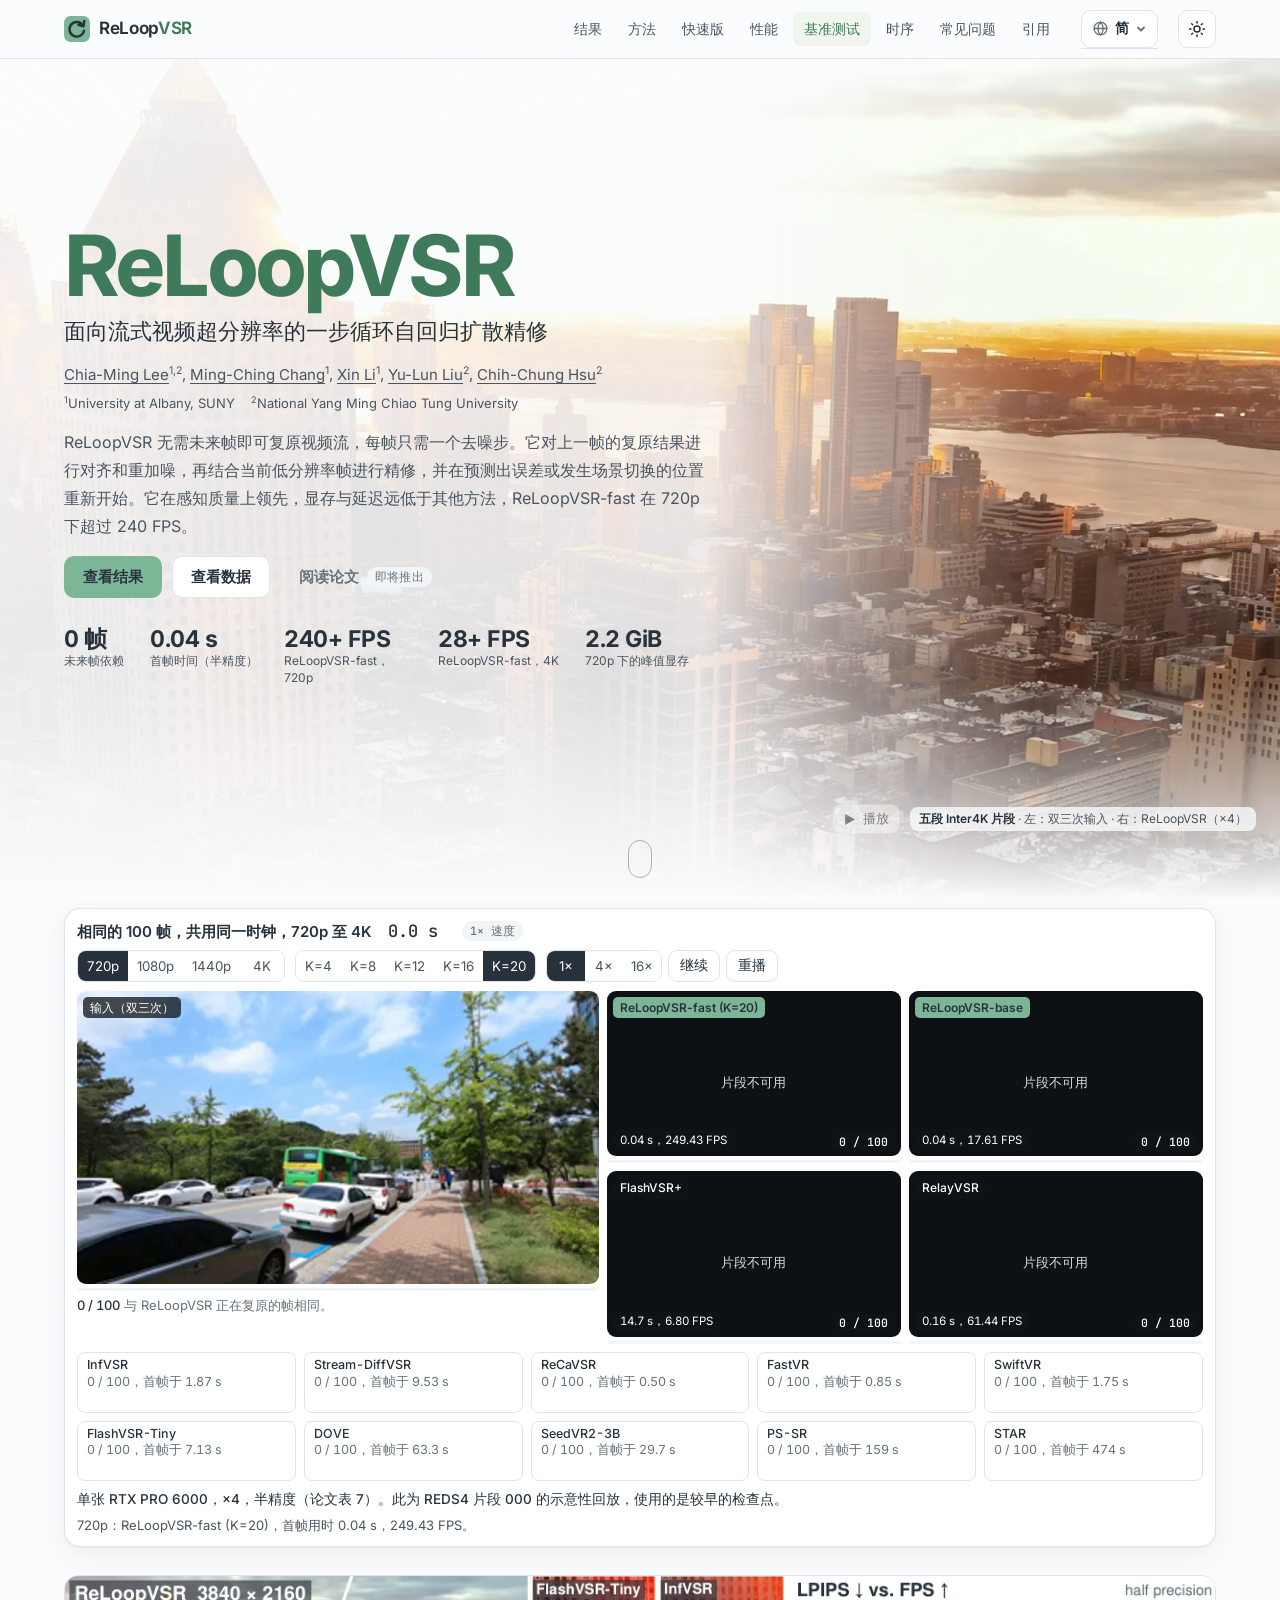
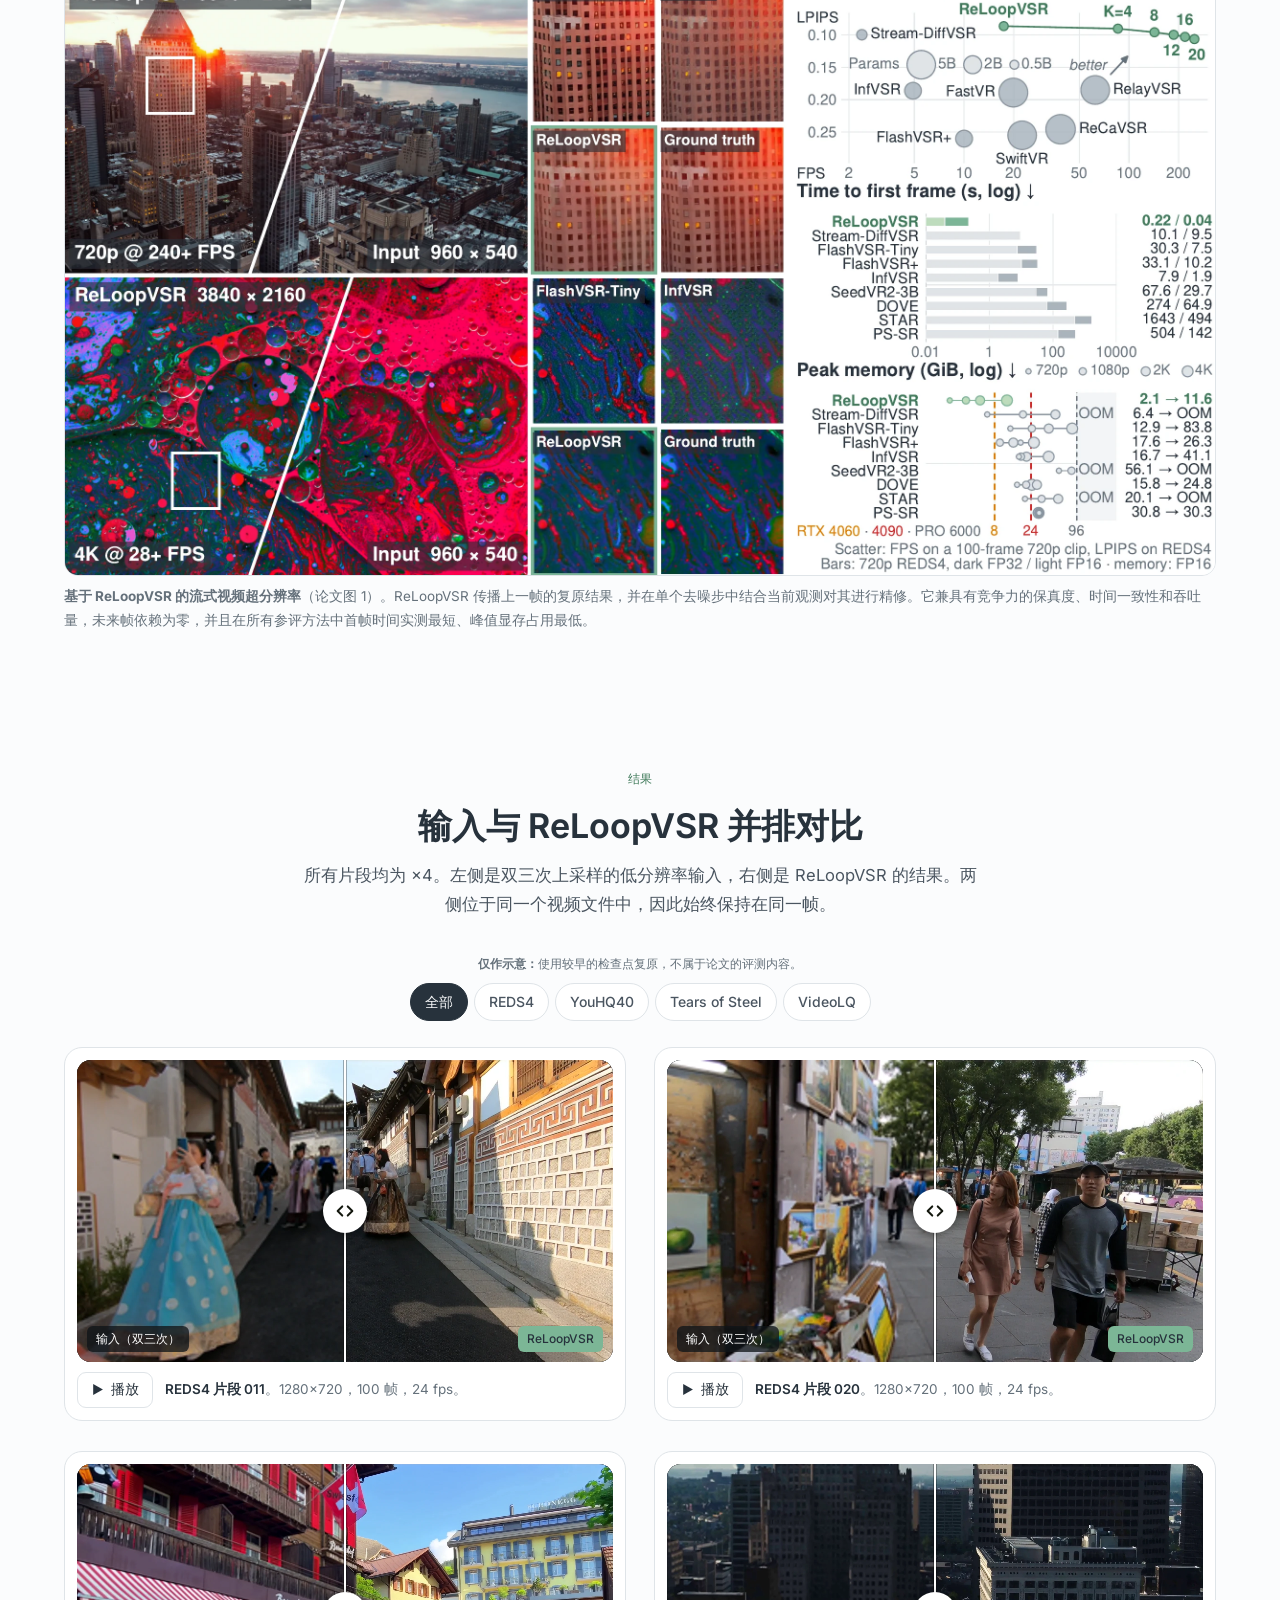
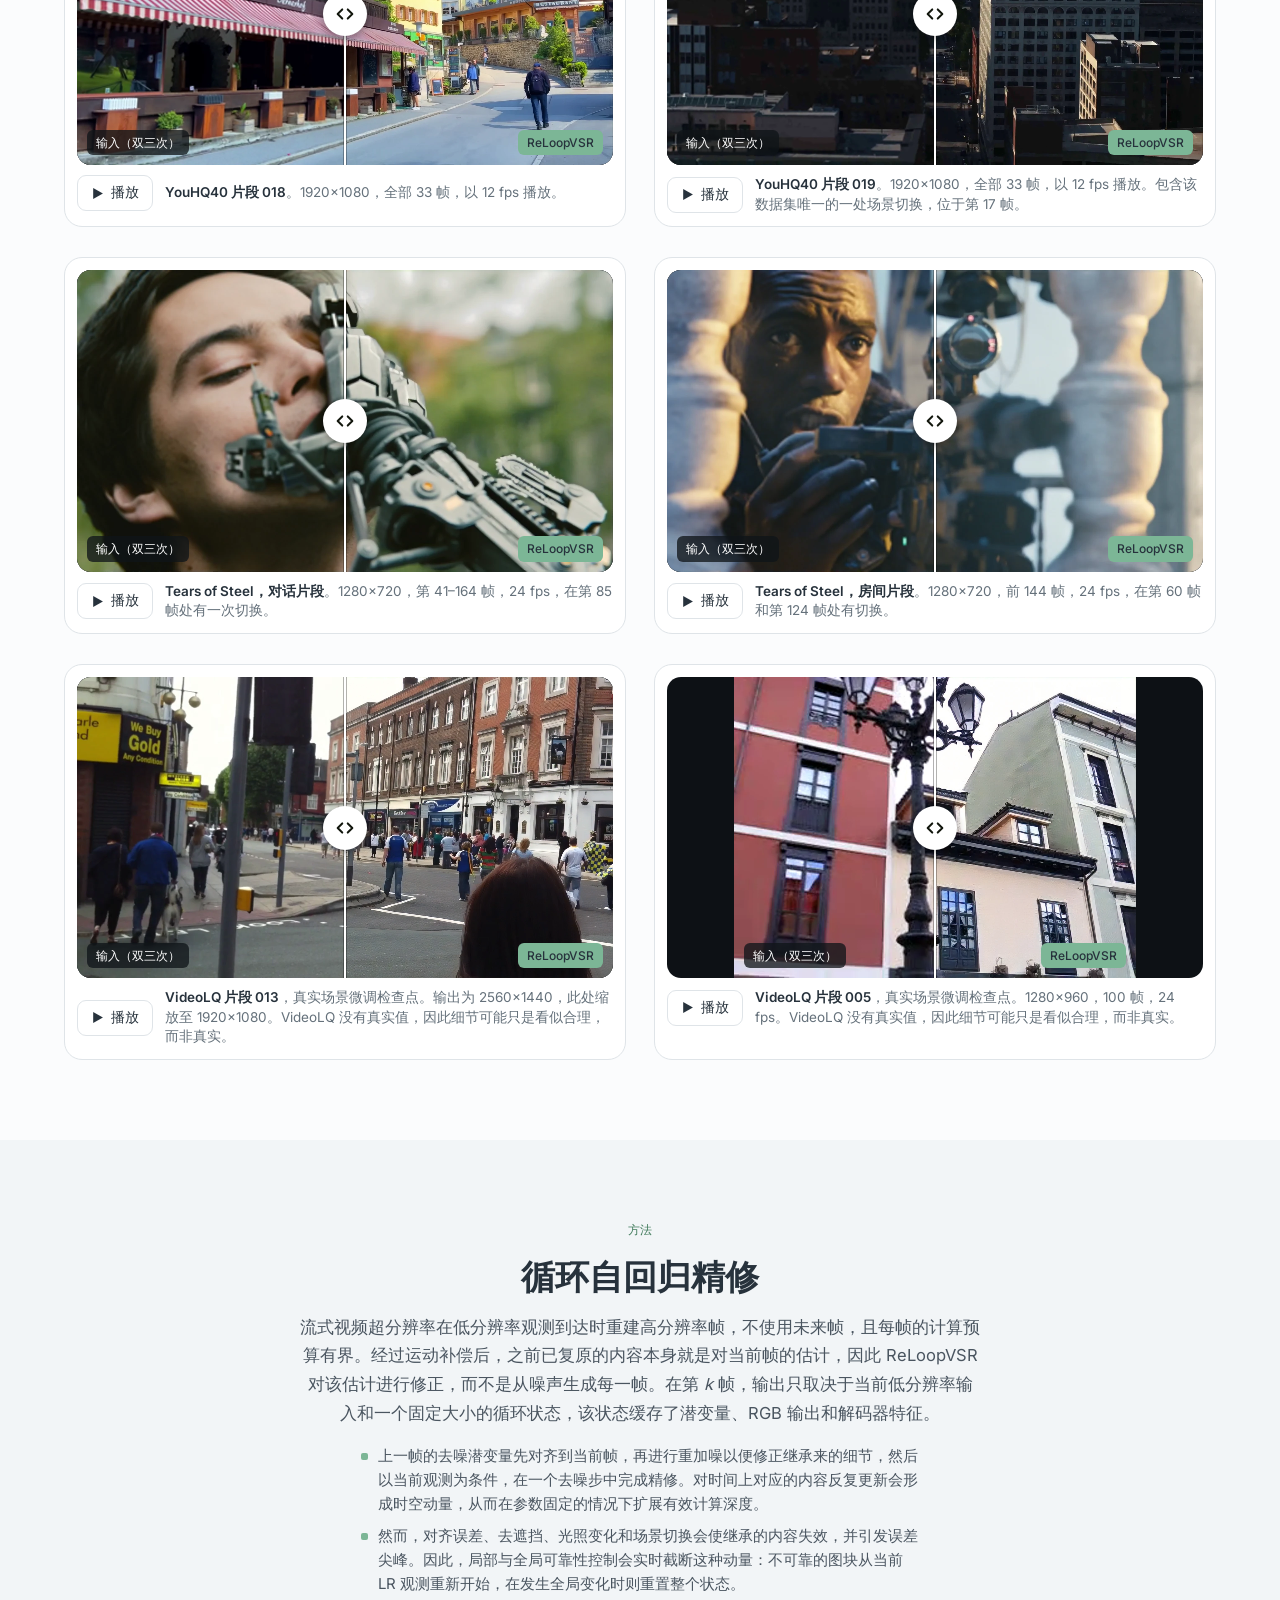
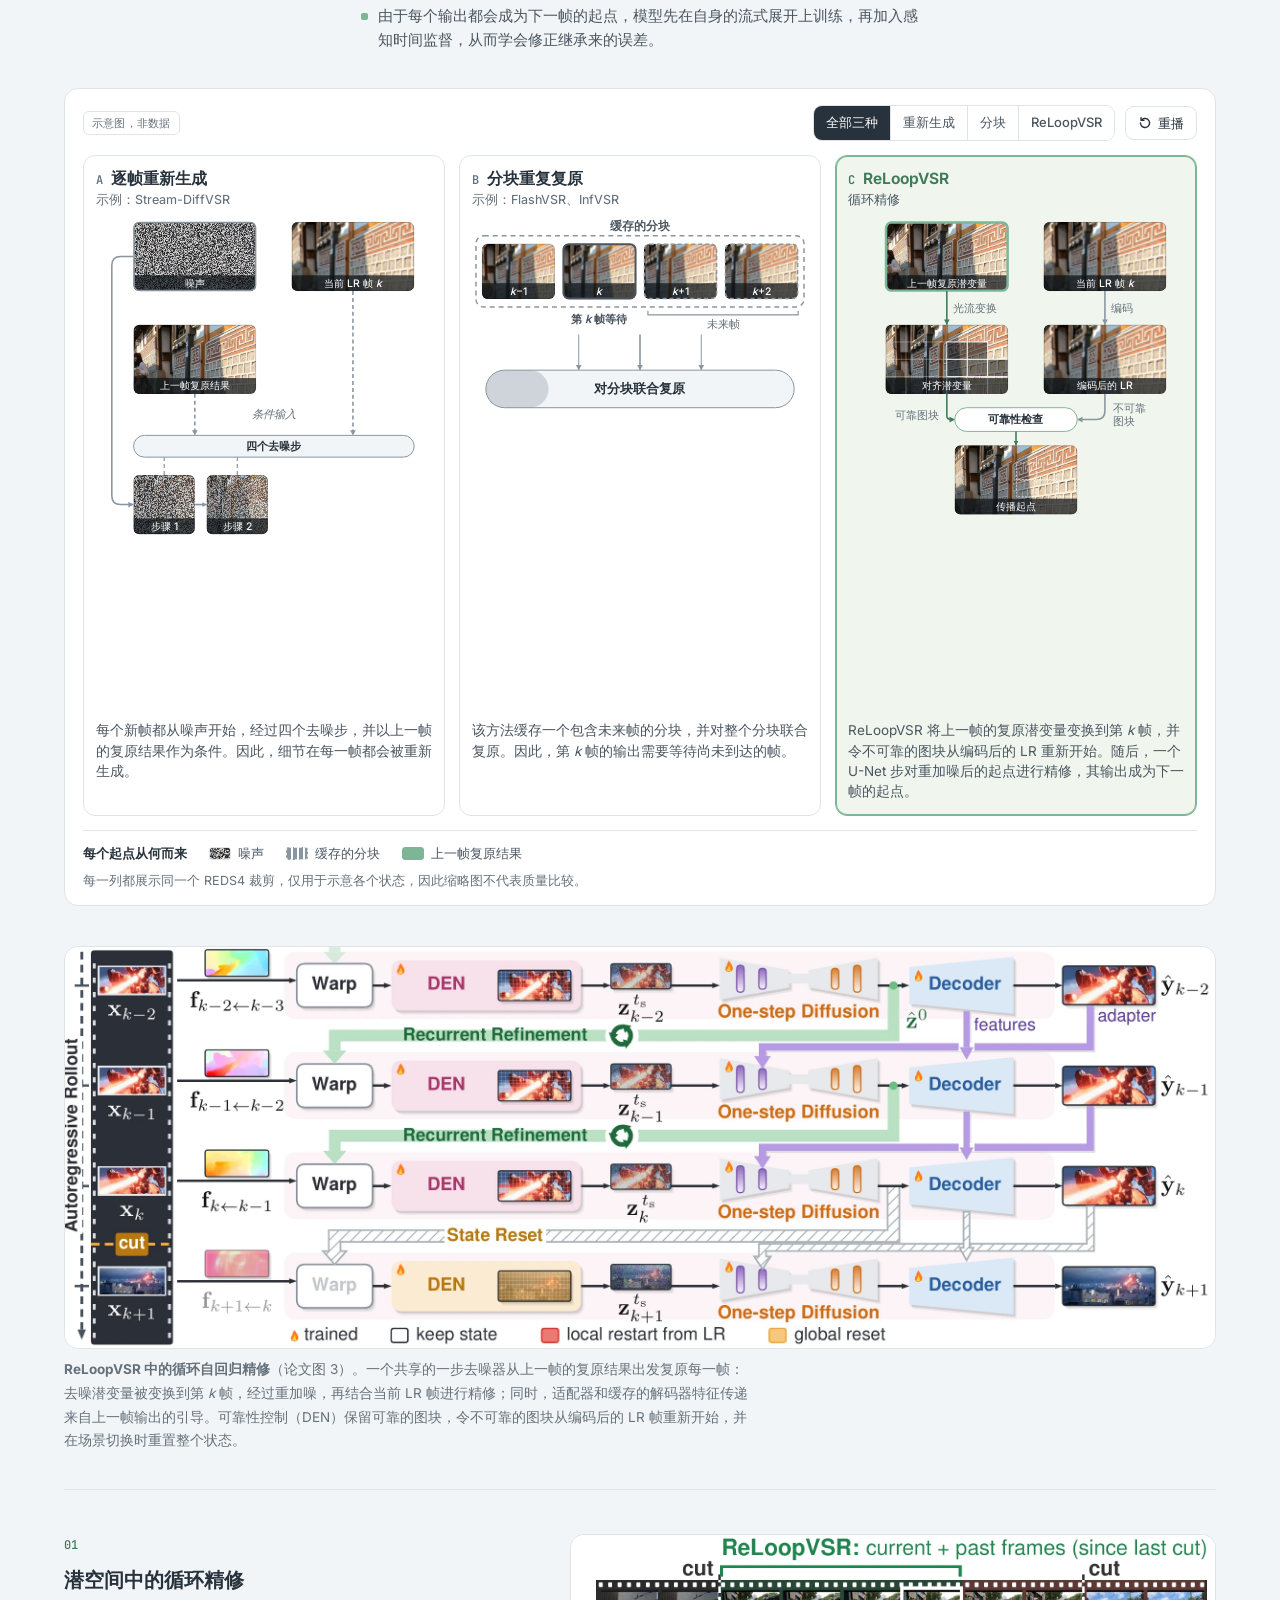
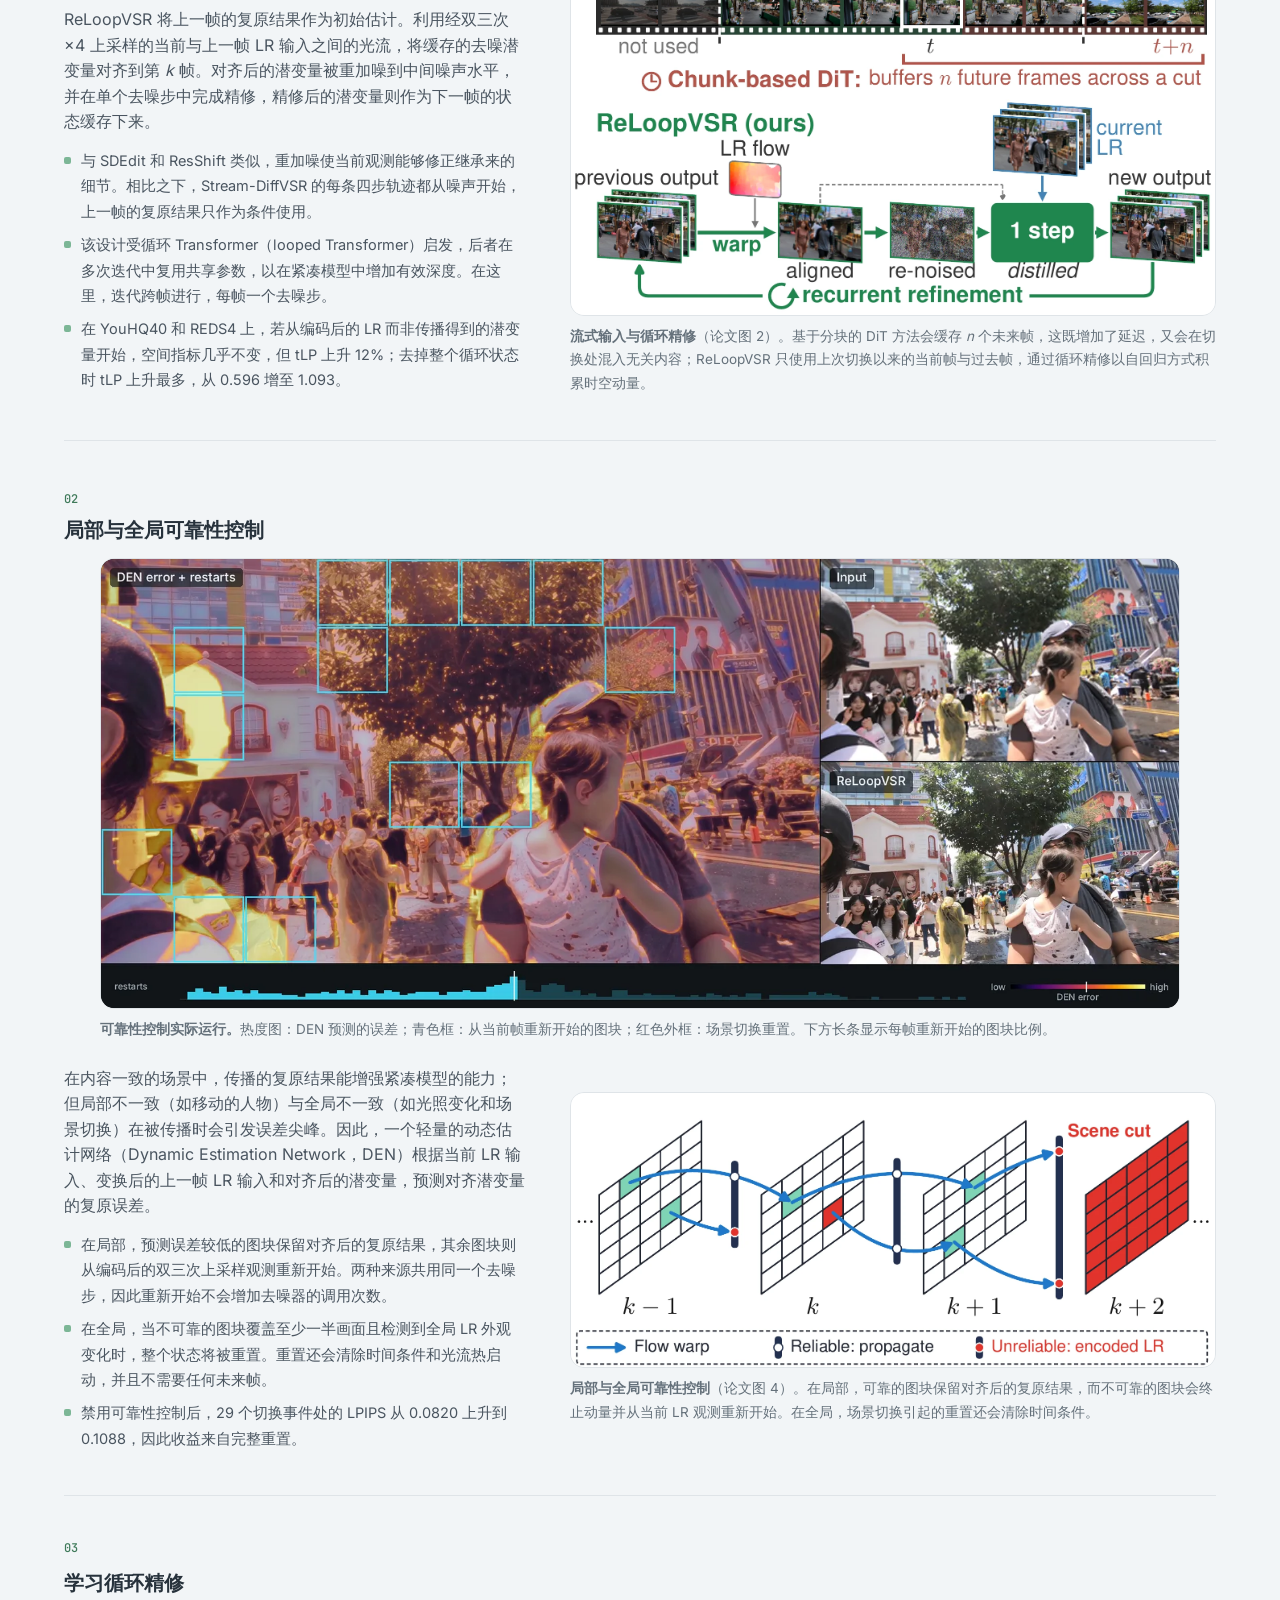
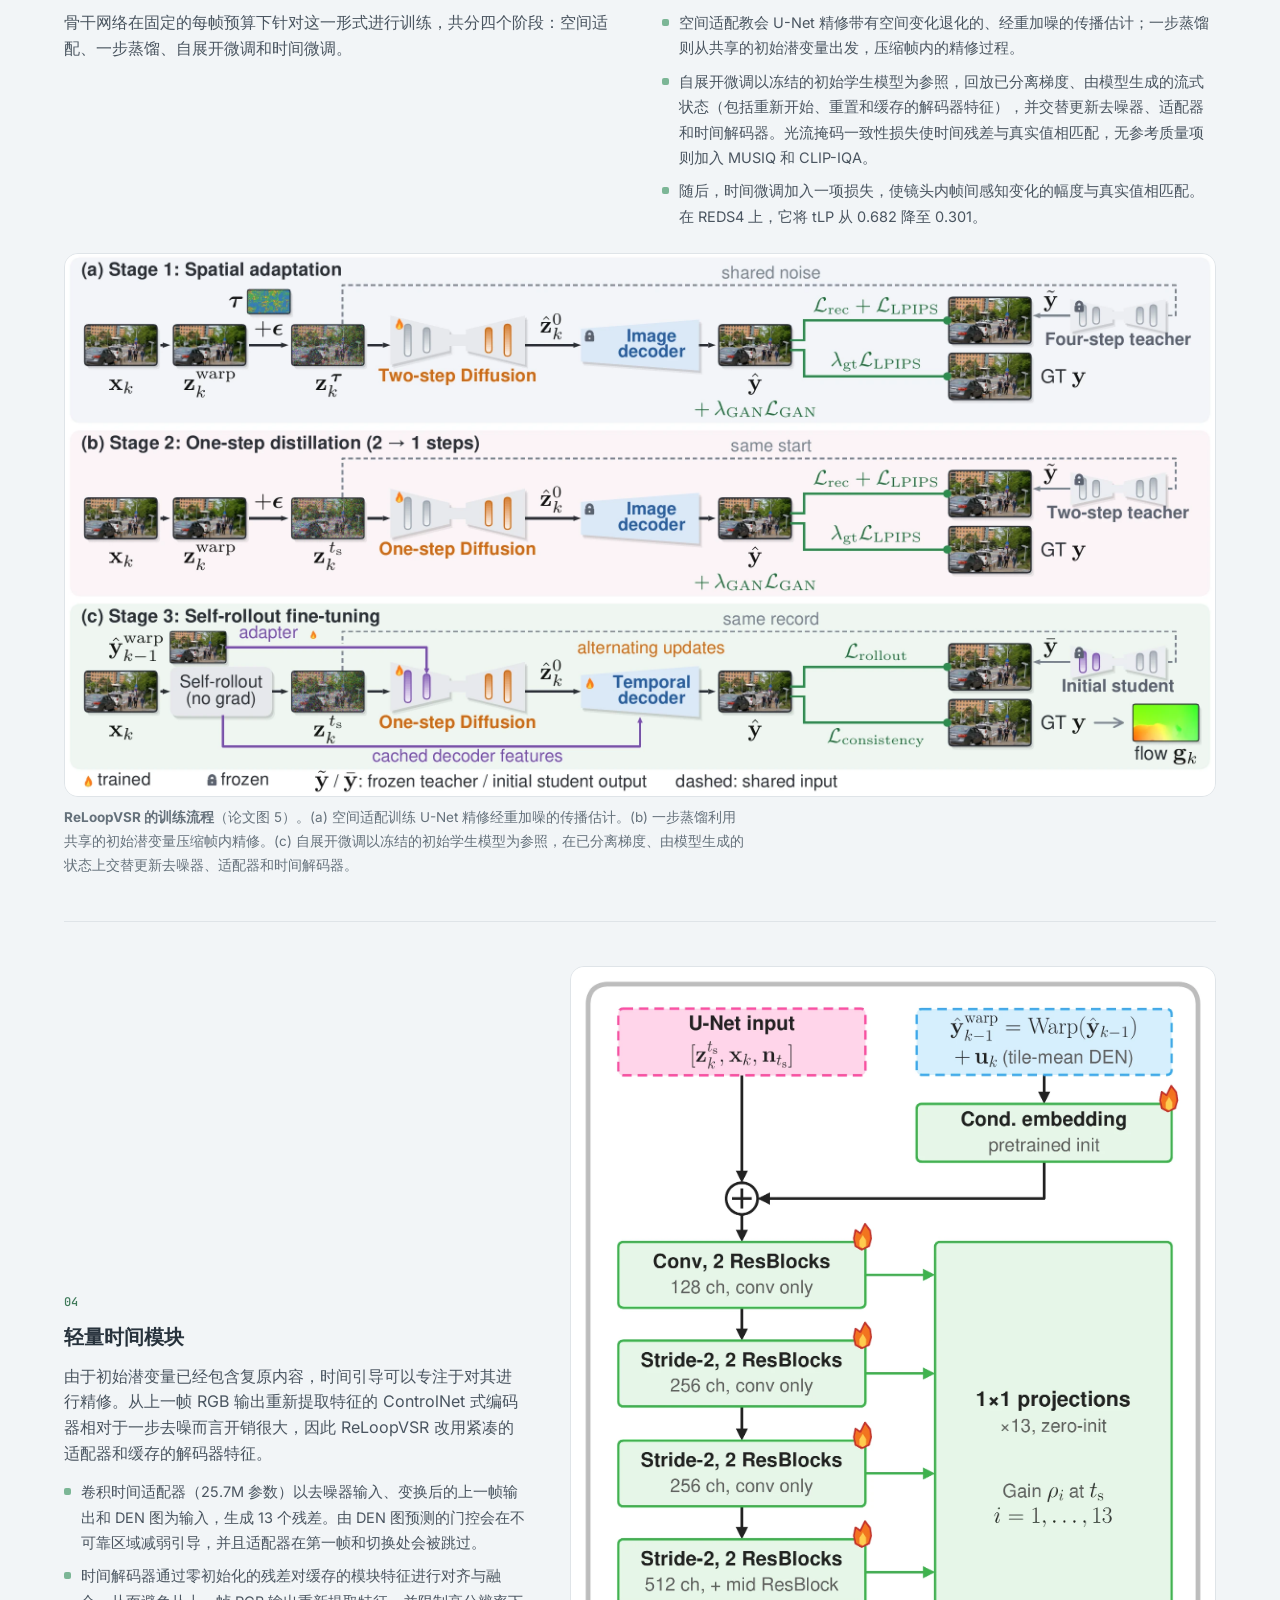
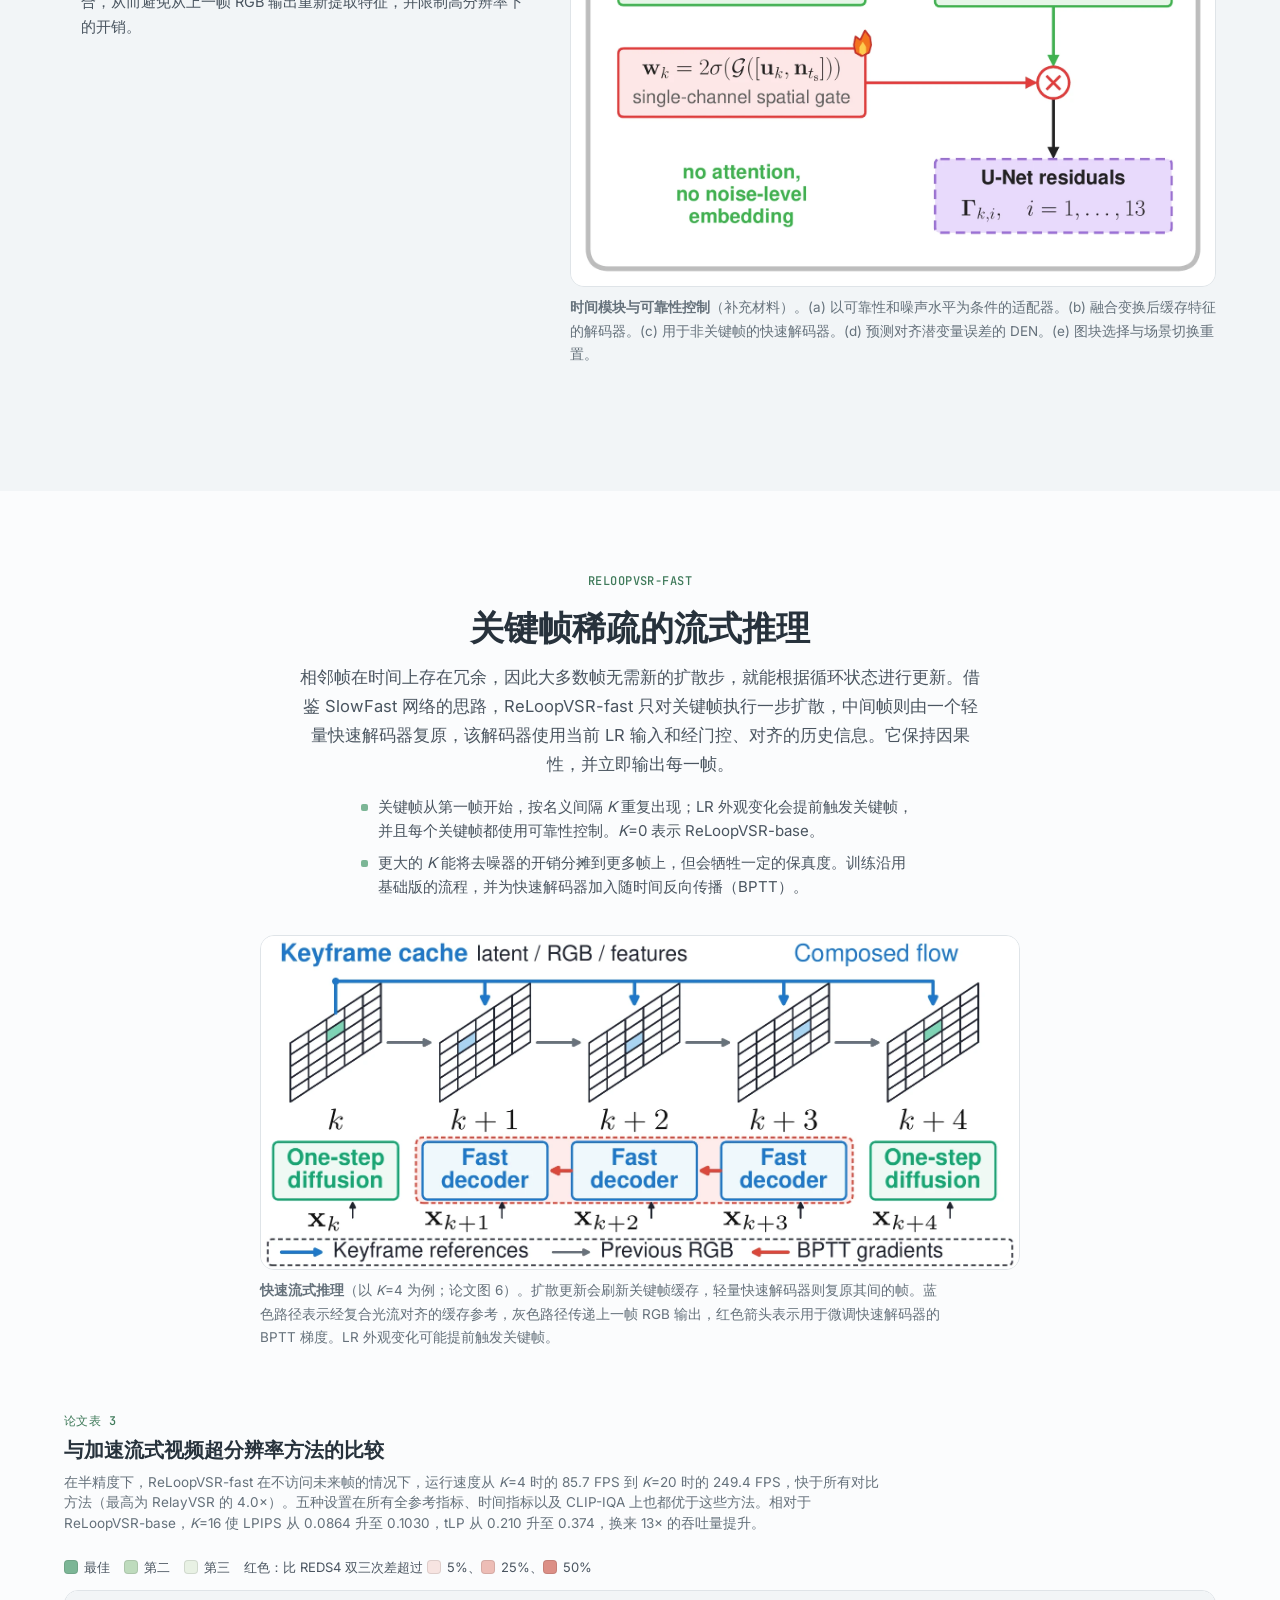
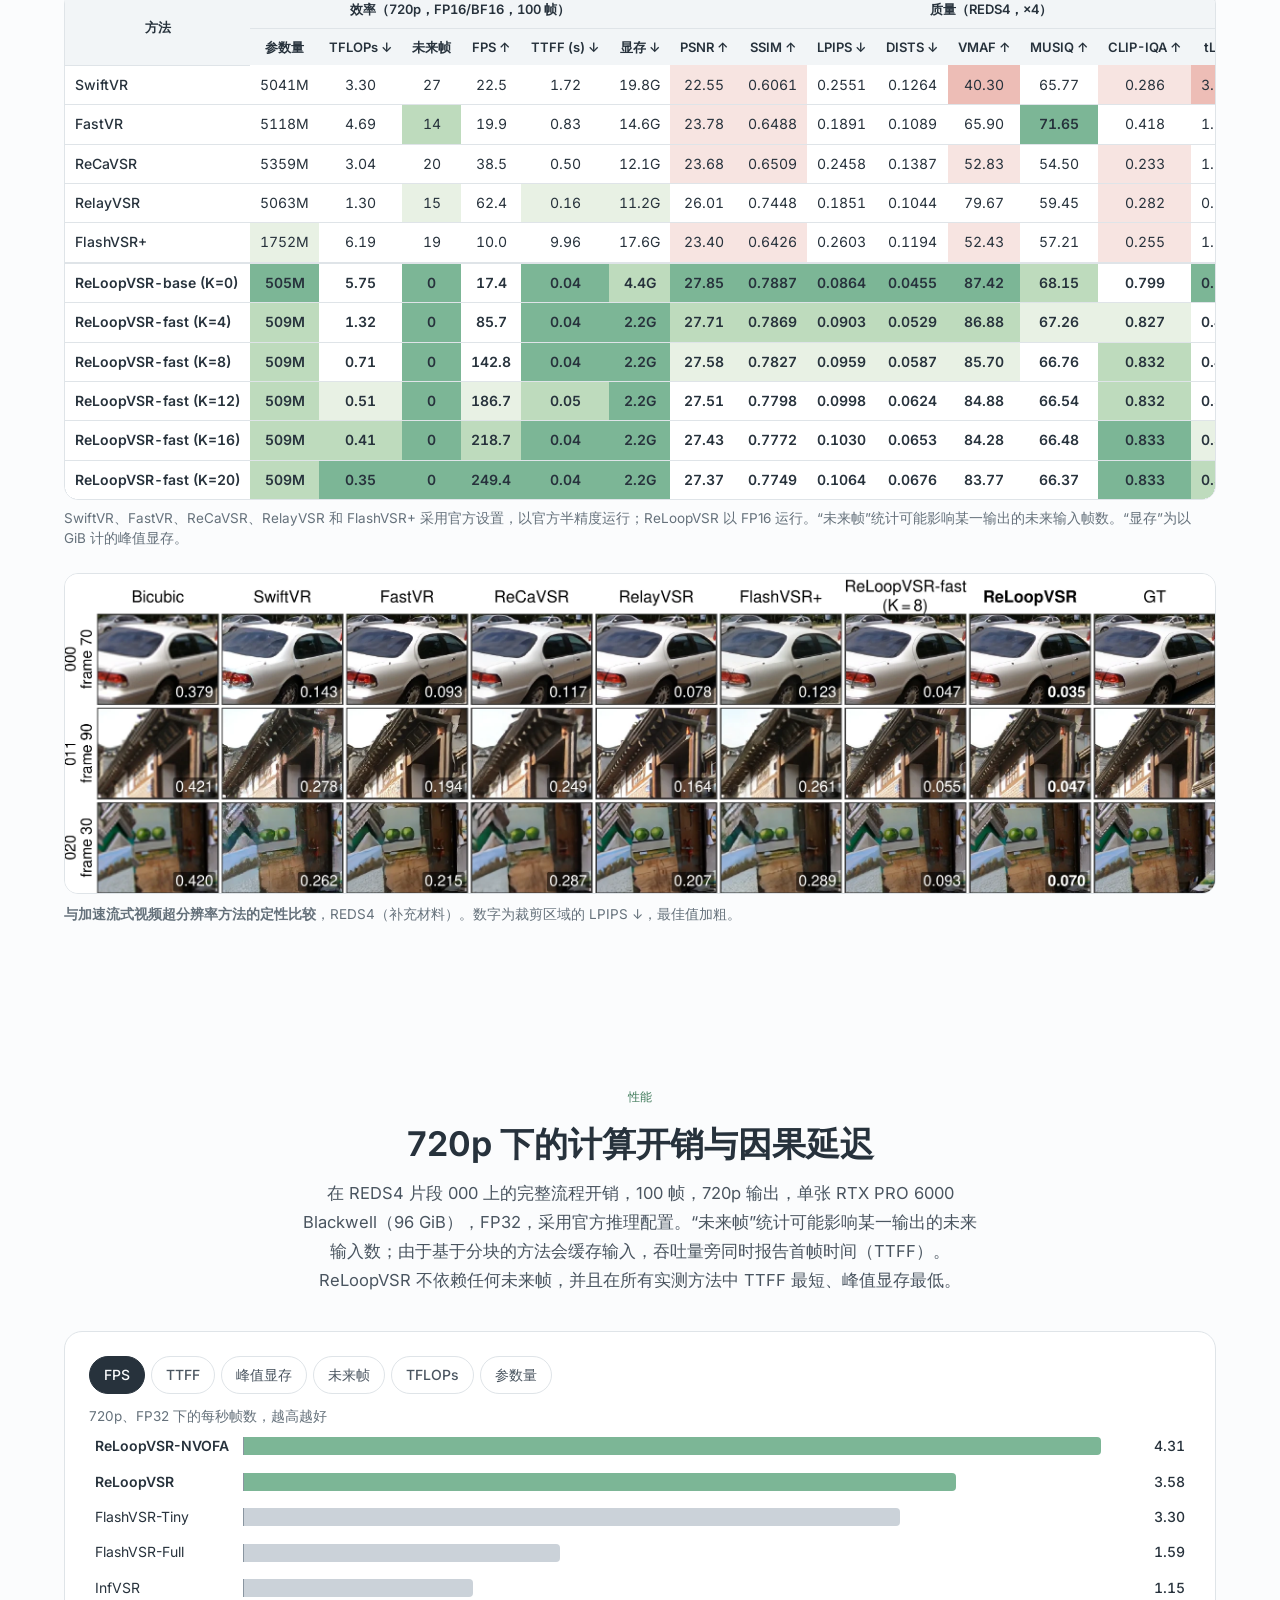
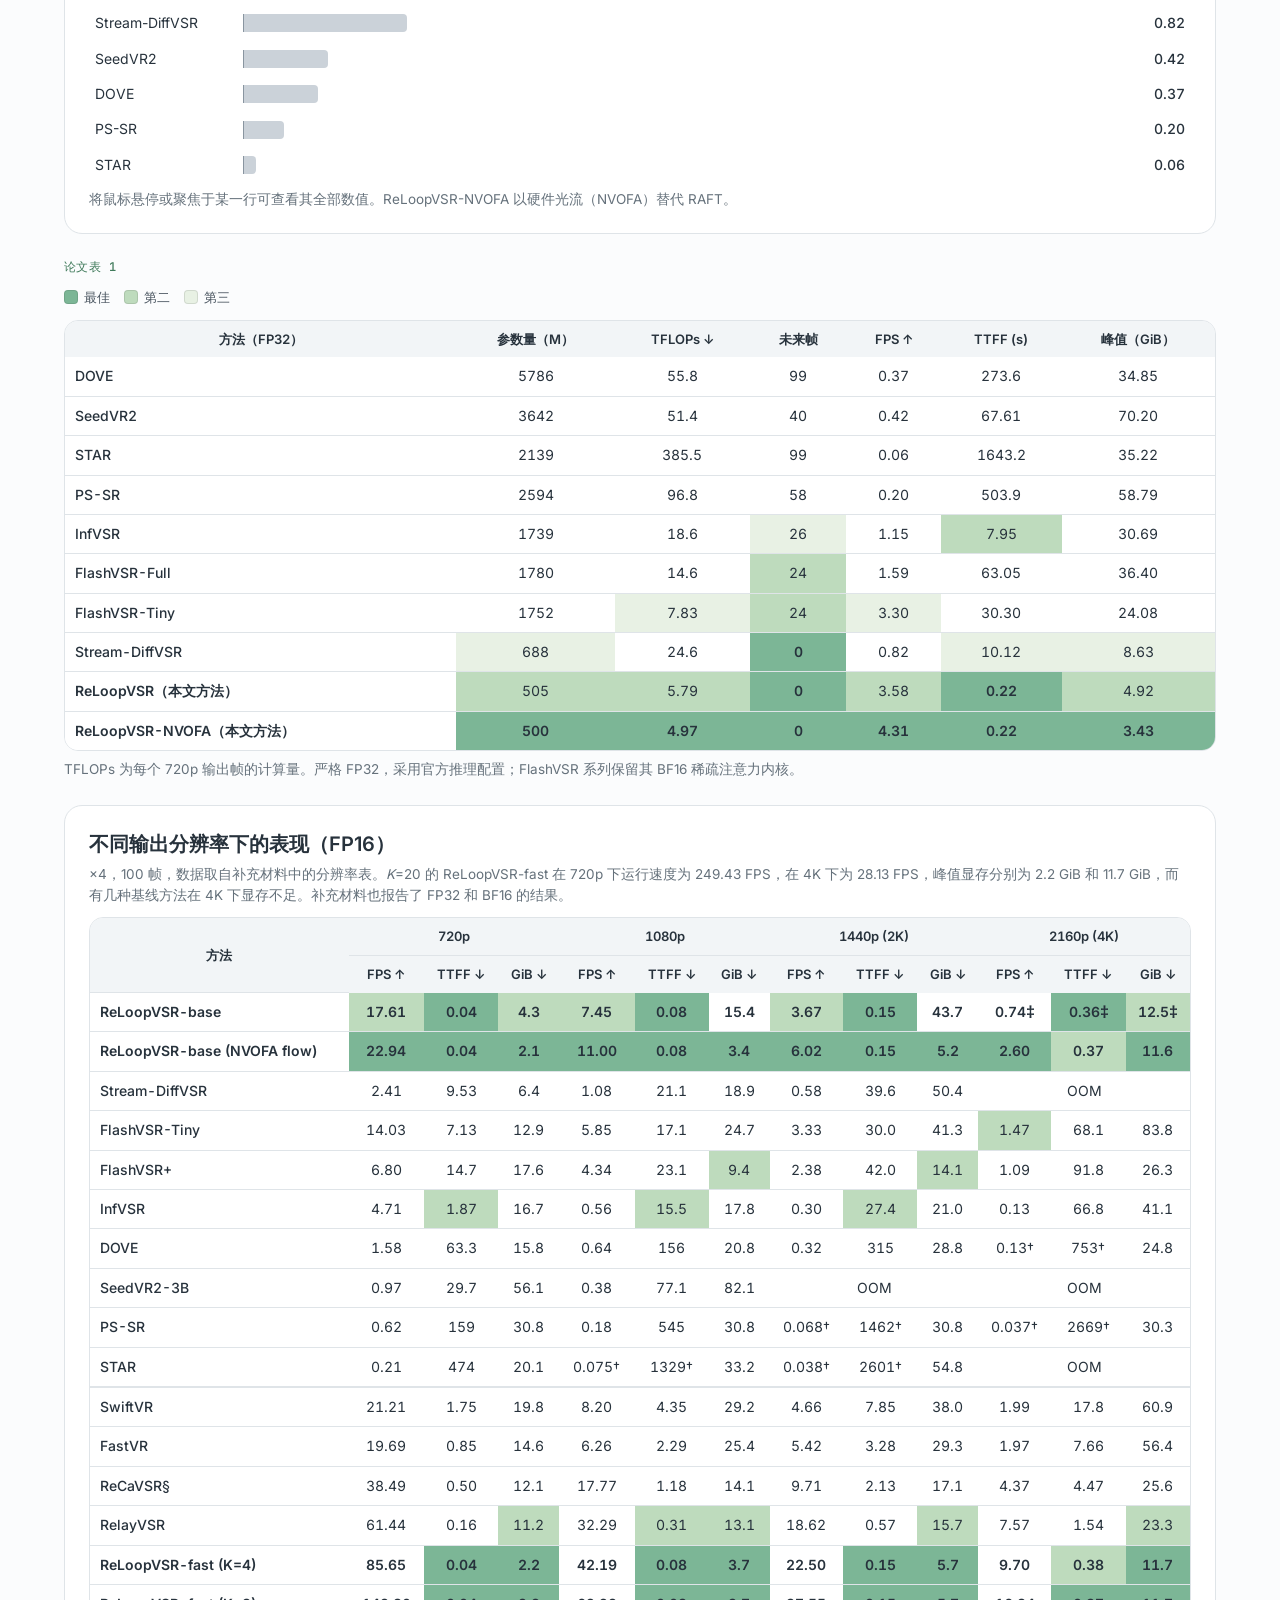
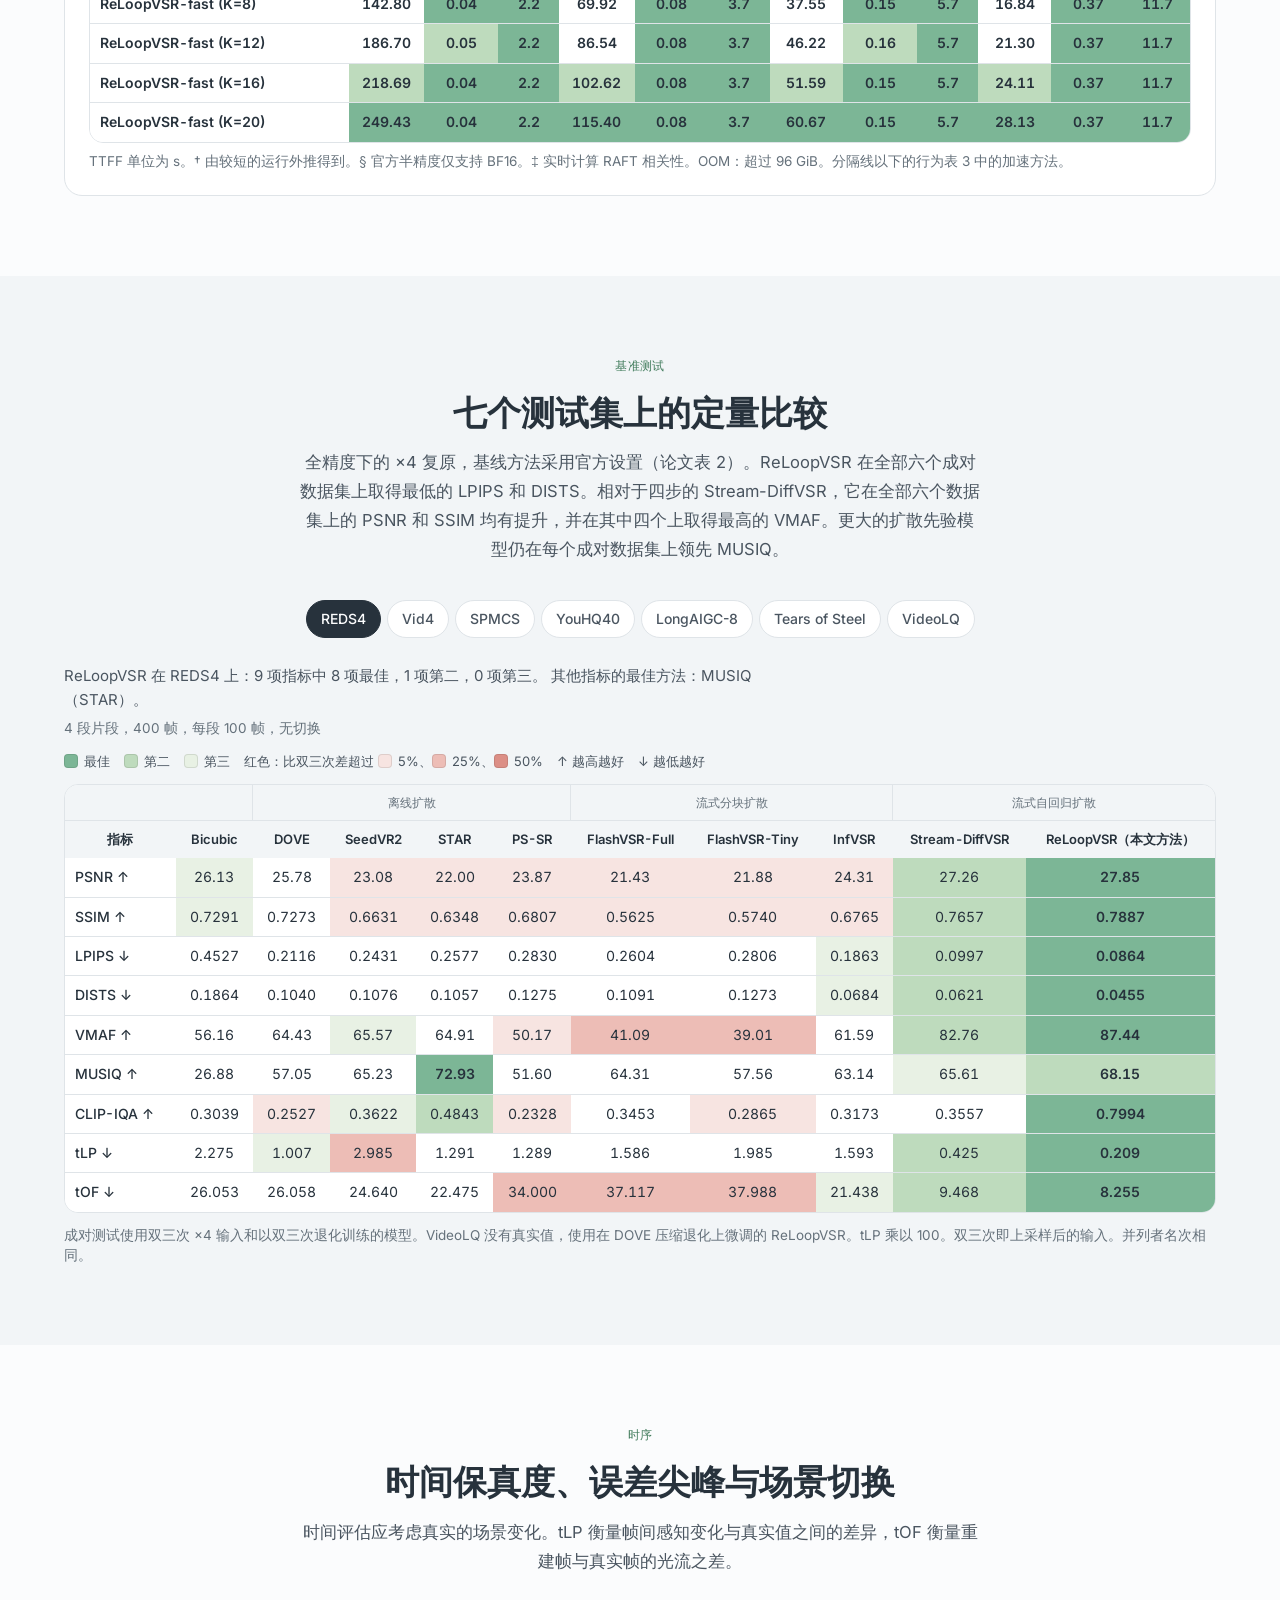
<file: zh-Hans/index.html>
<!doctype html>
<html lang="zh-Hans">
<head>
<meta charset="utf-8">
<meta name="viewport" content="width=device-width,initial-scale=1,viewport-fit=cover">
<title>ReLoopVSR：面向流式视频超分辨率的一步循环自回归扩散精修</title>
<meta name="description" content="ReLoopVSR：面向流式视频超分辨率的一步循环自回归扩散精修。结果、方法、计算开销与基准测试。">
<meta name="robots" content="noindex">
<!--i18n-head-->
<link rel="canonical" href="https://ming053l.github.io/ReLoopVSR/zh-Hans/">
<link rel="alternate" hreflang="en" href="https://ming053l.github.io/ReLoopVSR/">
<link rel="alternate" hreflang="zh-Hans" href="https://ming053l.github.io/ReLoopVSR/zh-Hans/">
<link rel="alternate" hreflang="zh-Hant" href="https://ming053l.github.io/ReLoopVSR/zh-Hant/">
<link rel="alternate" hreflang="ja" href="https://ming053l.github.io/ReLoopVSR/ja/">
<link rel="alternate" hreflang="ko" href="https://ming053l.github.io/ReLoopVSR/ko/">
<link rel="alternate" hreflang="x-default" href="https://ming053l.github.io/ReLoopVSR/">
<meta property="og:type" content="website">
<meta property="og:site_name" content="ReLoopVSR">
<meta property="og:title" content="ReLoopVSR：面向流式视频超分辨率的一步循环自回归扩散精修">
<meta property="og:description" content="ReLoopVSR：面向流式视频超分辨率的一步循环自回归扩散精修。结果、方法、计算开销与基准测试。">
<meta property="og:url" content="https://ming053l.github.io/ReLoopVSR/zh-Hans/">
<meta property="og:locale" content="zh_CN">
<meta property="og:locale:alternate" content="en_US">
<meta property="og:locale:alternate" content="zh_TW">
<meta property="og:locale:alternate" content="ja_JP">
<meta property="og:locale:alternate" content="ko_KR">
<!--/i18n-head-->
<link rel="icon" href="data:image/svg+xml,%3Csvg xmlns='http://www.w3.org/2000/svg' viewBox='0 0 32 32'%3E%3Crect width='32' height='32' rx='8' fill='%237CB696'/%3E%3Cpath d='M23 11a9 9 0 1 0 1.6 7' fill='none' stroke='%2327323c' stroke-width='3' stroke-linecap='round'/%3E%3Cpath d='m25 6-1 6.6-6.4-1.6' fill='none' stroke='%2327323c' stroke-width='3' stroke-linecap='round' stroke-linejoin='round'/%3E%3C/svg%3E">
<script>try{var t=localStorage.getItem('dv-theme');if(t==='light'||t==='dark')document.documentElement.setAttribute('data-theme',t)}catch(e){}</script>
<link rel="stylesheet" href="../assets/style.css?v=20261119f">
<link rel="stylesheet" href="../assets/schematic.css?v=20261110c">
<style>#race-chips{grid-column:1/-1;grid-template-columns:repeat(5,minmax(0,1fr));margin-top:0}@media (max-width:760px){#race-chips{grid-template-columns:repeat(2,minmax(0,1fr))}}.rp.oom .rv{opacity:.55}.race-ctl .seg+.seg{margin-left:4px}.note.illus{font-size:12px;text-align:center;margin:6px auto 10px;max-width:none}#race-cap{margin-top:4px;font-size:13px;color:var(--ink-2)}.seg[data-g=res] button,.seg[data-g=k] button{width:auto;min-width:44px;padding:0 9px}</style>
</head>
<body>
<a class="skip" href="#main">跳到正文</a>
<header class="nav"><div class="wrap">
  <a class="brand" translate="no" href="#top" aria-label="ReLoopVSR，返回顶部">
    <svg viewBox="0 0 32 32" aria-hidden="true"><rect width="32" height="32" rx="8" fill="#7CB696"/><path d="M23 11a9 9 0 1 0 1.6 7" fill="none" stroke="#27323c" stroke-width="3" stroke-linecap="round"/><path d="m25 6-1 6.6-6.4-1.6" fill="none" stroke="#27323c" stroke-width="3" stroke-linecap="round" stroke-linejoin="round"/></svg>
    <span>ReLoop<b>VSR</b></span></a>
  <nav class="links" aria-label="章节">
    <a href="#results">结果</a><a href="#method">方法</a><a href="#fast">快速版</a><a href="#performance">性能</a><a href="#benchmarks">基准测试</a><a href="#temporal">时序</a><a href="#faq">常见问题</a><a href="#citation">引用</a>
  </nav>
  <!--i18n-switcher--><details class="lang" id="lang" translate="no"><summary aria-label="语言: 简体中文" title="语言"><svg viewBox="0 0 24 24" fill="none" stroke="currentColor" stroke-width="1.8" stroke-linecap="round" stroke-linejoin="round" aria-hidden="true"><circle cx="12" cy="12" r="9"/><path d="M3 12h18M12 3c2.5 2.6 3.8 5.6 3.8 9s-1.3 6.4-3.8 9M12 3c-2.5 2.6-3.8 5.6-3.8 9s1.3 6.4 3.8 9"/></svg><span>简</span><svg class="chev" viewBox="0 0 12 12" fill="none" stroke="currentColor" stroke-width="1.8" stroke-linecap="round" stroke-linejoin="round" aria-hidden="true"><path d="m3 4.5 3 3 3-3"/></svg></summary><ul class="lang-menu"><li><a href="../" hreflang="en" lang="en"><b>EN</b>English</a></li><li><a href="../zh-Hans/" hreflang="zh-Hans" lang="zh-Hans" aria-current="page"><b>简</b>简体中文</a></li><li><a href="../zh-Hant/" hreflang="zh-Hant" lang="zh-Hant"><b>繁</b>繁體中文</a></li><li><a href="../ja/" hreflang="ja" lang="ja"><b>日</b>日本語</a></li><li><a href="../ko/" hreflang="ko" lang="ko"><b>한</b>한국어</a></li></ul></details><!--/i18n-switcher-->
  <button class="icon-btn" id="theme" type="button" aria-label="切换主题">
    <svg class="i-sun" viewBox="0 0 24 24" fill="none" stroke="currentColor" stroke-width="2" stroke-linecap="round" aria-hidden="true"><circle cx="12" cy="12" r="4"/><path d="M12 2v2M12 20v2M4.9 4.9l1.4 1.4M17.7 17.7l1.4 1.4M2 12h2M20 12h2M4.9 19.1l1.4-1.4M17.7 6.3l1.4-1.4"/></svg>
    <svg class="i-moon" viewBox="0 0 24 24" fill="none" stroke="currentColor" stroke-width="2" stroke-linecap="round" stroke-linejoin="round" aria-hidden="true"><path d="M20 14.5A8.5 8.5 0 0 1 9.5 4 8.5 8.5 0 1 0 20 14.5z"/></svg>
  </button>
</div></header>
<div id="tip" hidden></div>

<main id="main">
<div class="hero" id="top">
  <div class="hero-view" data-clip="hero" data-desc="五段 Inter4K 片段（城市航拍、蜂巢状楼梯、人像和一朵玫瑰），画面分为双三次上采样的输入与 ReLoopVSR 的输出"><img class="hero-poster" src="../media/poster/hero_split.webp?v=20261118r" width="1920" height="1080" alt="" fetchpriority="high" decoding="async"></div>
  <div class="hero-fade" aria-hidden="true"></div>
  <div class="hero-inner wrap"><div class="hero-text">
    <h1 class="hero-title"><em>ReLoopVSR</em><span class="vh">：</span><span class="hero-sub">面向流式视频超分辨率的<span class="nb">一步</span>循环自回归扩散精修</span></h1>
    <p class="authors" translate="no"><a href="https://ming053l.github.io/" target="_blank" rel="noopener">Chia-Ming Lee</a><sup>1,2</sup>, <a href="https://mingching.github.io/" target="_blank" rel="noopener">Ming-Ching Chang</a><sup>1</sup>, <a href="https://scholar.google.com/citations?user=gMBvzGoAAAAJ&amp;hl=en" target="_blank" rel="noopener">Xin Li</a><sup>1</sup>, <a href="https://yulunalexliu.github.io/" target="_blank" rel="noopener">Yu-Lun Liu</a><sup>2</sup>, <a href="https://cchsu.info/" target="_blank" rel="noopener">Chih-Chung Hsu</a><sup>2</sup></p>
    <p class="affil" translate="no"><span><sup>1</sup>University at Albany, SUNY</span>&nbsp;&nbsp;&nbsp; <span><sup>2</sup>National Yang Ming Chiao Tung University</span></p>
    <p class="lede">ReLoopVSR 无需未来帧即可复原视频流，每帧只需一个去噪步。它对上一帧的复原结果进行对齐和重加噪，再结合当前低分辨率帧进行精修，并在预测出误差或发生场景切换的位置重新开始。它在感知质量上领先，显存与延迟远低于其他方法，ReLoopVSR-fast 在 720p 下超过 240 FPS。</p>
    <div class="btns">
      <a class="btn btn-p" href="#results">查看结果</a>
      <a class="btn btn-s" href="#benchmarks">查看数据</a>
      <button class="btn" type="button" disabled>阅读论文 <small>即将推出</small></button>
    </div>
  <div class="stats hero-stats" role="list" aria-label="关键实测数据">
    <div role="listitem"><b>0 帧</b><span>未来帧依赖</span></div>
    <div role="listitem"><b>0.04 s</b><span>首帧时间（半精度）</span></div>
    <div role="listitem"><b>240+ FPS</b><span>ReLoopVSR-fast，720p</span></div>
    <div role="listitem"><b>28+ FPS</b><span>ReLoopVSR-fast，4K</span></div>
    <div role="listitem"><b>2.2 GiB</b><span>720p 下的峰值显存</span></div>
  </div>
  </div></div>
  <div class="hero-cap"><button class="play" id="hero-play" type="button" aria-label="暂停此片段"><svg viewBox="0 0 12 12" fill="currentColor" aria-hidden="true"><path d="M2 1h3v10H2zM7 1h3v10H7z"/></svg><span>暂停</span></button><span id="hero-cap"><b>五段 Inter4K 片段</b> · 左：双三次输入 · 右：ReLoopVSR（×4）</span></div>
  <a class="scroll-cue" href="#race" aria-label="滚动到速度竞赛"><span></span></a>
</div>
<div class="hero-after"><div class="wrap">
  <section class="race" id="race" aria-labelledby="race-h">
    <div class="race-top">
      <h2 id="race-h" class="race-title">相同的 100 帧，共用同一时钟，720p 至 4K</h2>
      <div class="clock"><span class="vh">已用实测时间：</span><b id="race-clock">0.0 s</b><span id="race-speed-note" class="pill">1× 速度</span></div>
      <div class="race-ctl">
        <div class="seg" data-g="res" role="group" aria-label="计时所用的输出分辨率"><button type="button" aria-pressed="true">720p</button><button type="button" aria-pressed="false">1080p</button><button type="button" aria-pressed="false">1440p</button><button type="button" aria-pressed="false">4K</button></div>
        <div class="seg" data-g="k" role="group" aria-label="ReLoopVSR-fast 的关键帧间隔"><button type="button" aria-pressed="false">K=4</button><button type="button" aria-pressed="false">K=8</button><button type="button" aria-pressed="false">K=12</button><button type="button" aria-pressed="false">K=16</button><button type="button" aria-pressed="true">K=20</button></div>
        <div class="seg" data-g="speed" role="group" aria-label="竞赛的播放速度"><button type="button" data-s="1" aria-pressed="true">1×</button><button type="button" data-s="4" aria-pressed="false">4×</button><button type="button" data-s="16" aria-pressed="false">16×</button></div>
        <button class="play" id="race-pause" type="button">暂停</button><button class="play" id="race-replay" type="button">重播</button>
      </div>
    </div>
    <div class="race-grid">
      <div class="rp rp-in" data-m="input"><div class="rv"><video muted playsinline preload="none" poster="../media/poster/race_input.webp" tabindex="-1" aria-label="输入视频流，REDS4 片段 000，双三次上采样" data-src="../media/race/input.mp4"></video><span class="rn">输入（双三次）</span></div>
        <div class="rm"><div class="rb"><i></i></div><p><b class="rc">0 / 100</b> <span id="race-in-note">与 ReLoopVSR 正在复原的帧相同。</span></p></div></div>
      <div class="rps" id="race-panels"></div>
      <div class="chips" id="race-chips" aria-label="其他参评方法，仅显示计数"></div>
    </div>
    <p class="race-label">单张 RTX PRO 6000，×4，半精度（论文表 7）。此为 REDS4 片段 000 的示意性回放，使用的是较早的检查点。</p>
    <p id="race-cap" aria-live="polite"></p>
    <p class="vh">在 720p 下，ReLoopVSR-fast 在 0.04 s 时显示首帧，运行速度为 249 FPS。</p>
  </section>
  <noscript><p class="note">对比滑块、图表和表格需要 JavaScript。论文图片与文字仍可正常阅读。</p></noscript>
  <figure class="fig-wrap teaser"><div class="fig"><a href="../assets/fig/teaser_top.webp?v=20261117f"><img src="../assets/fig/teaser_top.webp?v=20261117f" width="2400" height="1252" loading="lazy" decoding="async" alt="左：两段由 960×540 输入得到的 4K ReLoopVSR 输出，与输入左右分屏对比，分别标注为 720p 下 240+ FPS 和 4K 下 28+ FPS。中：FlashVSR-Tiny、InfVSR、ReLoopVSR 与真实值的局部裁剪。右：LPIPS 与 FPS 的关系图，气泡大小表示参数量，ReLoopVSR 及其 K=4 至 20 的快速设置位于低 LPIPS、高 FPS 区域；各方法的首帧时间，ReLoopVSR 在 FP32 下需 0.22 s，在 FP16 下需 0.04 s；以及 720p 至 4K 的峰值显存，ReLoopVSR 需 2.1 至 11.6 GiB。"></a></div>
    <figcaption><b>基于 ReLoopVSR 的流式视频超分辨率</b>（论文图 1）。ReLoopVSR 传播上一帧的复原结果，并在单个去噪步中结合当前观测对其进行精修。它兼具有竞争力的保真度、时间一致性和吞吐量，未来帧依赖为零，并且在所有参评方法中首帧时间实测最短、峰值显存占用最低。</figcaption></figure>
</div></div>

<section id="results"><div class="wrap">
  <div class="head"><p class="eyebrow">结果</p><h2>输入与 ReLoopVSR 并排对比</h2>
  <p>所有片段均为 ×4。左侧是双三次上采样的低分辨率输入，右侧是 ReLoopVSR 的结果。两侧位于同一个视频文件中，因此始终保持在同一帧。</p></div>
  <p class="note illus"><b>仅作示意：</b>使用较早的检查点复原，不属于论文的评测内容。</p>
  <div id="show-tabs" class="tabs"></div>
  <div id="showcase" class="grid2">
    <article class="card" data-ds="REDS4"><div class="cmp" data-clip="reds_011" data-desc="有传统墙面的小巷和一位身穿花纹连衣裙的游客，REDS4 片段 011" data-cap="<b>REDS4 片段 011</b>。1280×720，100 帧，24 fps。"></div></article>
    <article class="card" data-ds="REDS4"><div class="cmp" data-clip="reds_020" data-desc="摆着画作的街边摊位与路人，REDS4 片段 020" data-cap="<b>REDS4 片段 020</b>。1280×720，100 帧，24 fps。"></div></article>
    <article class="card" data-ds="YouHQ40"><div class="cmp" data-clip="youhq_018" data-desc="沿路带条纹遮阳篷的酒店外立面，YouHQ40 片段 018" data-cap="<b>YouHQ40 片段 018</b>。1920×1080，全部 33 帧，以 12 fps 播放。"></div></article>
    <article class="card" data-ds="YouHQ40"><div class="cmp" data-clip="youhq_019" data-desc="有高楼大厦的城市航拍画面，YouHQ40 片段 019" data-cap="<b>YouHQ40 片段 019</b>。1920×1080，全部 33 帧，以 12 fps 播放。包含该数据集唯一的一处场景切换，位于第 17 帧。"></div></article>
    <article class="card" data-ds="Tears of Steel"><div class="cmp" data-clip="tos_dialog" data-desc="电影 Tears of Steel 中的一个镜头，一名男子正瞄准一台机械装置" data-cap="<b>Tears of Steel，对话片段</b>。1280×720，第 41–164 帧，24 fps，在第 85 帧处有一次切换。"></div></article>
    <article class="card" data-ds="Tears of Steel"><div class="cmp" data-clip="tos_room1" data-desc="电影 Tears of Steel 中的一个镜头，一名士兵站在栏杆后" data-cap="<b>Tears of Steel，房间片段</b>。1280×720，前 144 帧，24 fps，在第 60 帧和第 124 帧处有切换。"></div></article>
    <article class="card" data-ds="VideoLQ"><div class="cmp" data-clip="vlq_013" data-desc="有店铺招牌和砖砌建筑的街道，真实场景 VideoLQ 片段 013" data-cap="<b>VideoLQ 片段 013</b>，真实场景微调检查点。输出为 2560×1440，此处缩放至 1920×1080。VideoLQ 没有真实值，因此细节可能只是看似合理，而非真实。"></div></article>
    <article class="card" data-ds="VideoLQ"><div class="cmp" data-clip="vlq_005" data-desc="彩绘建筑前的锻铁路灯，真实场景 VideoLQ 片段 005" data-cap="<b>VideoLQ 片段 005</b>，真实场景微调检查点。1280×960，100 帧，24 fps。VideoLQ 没有真实值，因此细节可能只是看似合理，而非真实。"></div></article>
  </div>
</div></section>

<section id="method" class="alt"><div class="wrap">
  <div class="head"><p class="eyebrow">方法</p><h2>循环自回归精修</h2>
  <p>流式视频超分辨率在低分辨率观测到达时重建高分辨率帧，不使用未来帧，且每帧的计算预算有界。经过运动补偿后，之前已复原的内容本身就是对当前帧的估计，因此 ReLoopVSR 对该估计进行修正，而不是从噪声生成每一帧。在第 <i>k</i> 帧，输出只取决于当前低分辨率输入和一个固定大小的循环状态，该状态缓存了潜变量、RGB 输出和解码器特征。</p>
  <ul><li>上一帧的去噪潜变量先对齐到当前帧，再进行重加噪以便修正继承来的细节，然后以当前观测为条件，在一个去噪步中完成精修。对时间上对应的内容反复更新会形成时空动量，从而在参数固定的情况下扩展有效计算深度。</li><li>然而，对齐误差、去遮挡、光照变化和场景切换会使继承的内容失效，并引发误差尖峰。因此，局部与全局可靠性控制会实时截断这种动量：不可靠的图块从当前 LR 观测重新开始，在发生全局变化时则重置整个状态。</li><li>由于每个输出都会成为下一帧的起点，模型先在自身的流式展开上训练，再加入感知时间监督，从而学会修正继承来的误差。</li></ul></div>
  <figure class="sch" id="schematic" aria-label="动画示意图，比较三类方法如何生成第 k 帧"></figure>
  <figure class="fig-wrap"><div class="fig"><a href="../assets/fig/method.webp?v=20261117f"><img src="../assets/fig/method.webp?v=20261117f" width="2400" height="838" loading="lazy" decoding="async" alt="连续帧上的处理流程。每一行通过光流将上一帧的去噪潜变量变换到第 k 帧，由可靠性控制保留可靠的图块，其余图块则从编码后的 LR 帧重新开始；随后对结果重加噪，用一个共享的去噪步精修，并借助缓存的解码器特征解码。适配器传递来自上一帧输出的引导。在场景切换处状态会被重置。"></a></div>
    <figcaption><b>ReLoopVSR 中的循环自回归精修</b>（论文图 3）。一个共享的一步去噪器从上一帧的复原结果出发复原每一帧：去噪潜变量被变换到第 <i>k</i> 帧，经过重加噪，再结合当前 LR 帧进行精修；同时，适配器和缓存的解码器特征传递来自上一帧输出的引导。可靠性控制（DEN）保留可靠的图块，令不可靠的图块从编码后的 LR 帧重新开始，并在场景切换时重置整个状态。</figcaption></figure>

  <div style="margin-top:36px">
  <div class="feature"><div class="ft"><span class="num">01</span><h3>潜空间中的循环精修</h3>
    <p>ReLoopVSR 将上一帧的复原结果作为初始估计。利用经双三次 ×4 上采样的当前与上一帧 LR 输入之间的光流，将缓存的去噪潜变量对齐到第 <i>k</i> 帧。对齐后的潜变量被重加噪到中间噪声水平，并在单个去噪步中完成精修，精修后的潜变量则作为下一帧的状态缓存下来。</p>
    <ul><li>与 SDEdit 和 ResShift 类似，重加噪使当前观测能够修正继承来的细节。相比之下，Stream-DiffVSR 的每条四步轨迹都从噪声开始，上一帧的复原结果只作为条件使用。</li><li>该设计受循环 Transformer（looped Transformer）启发，后者在多次迭代中复用共享参数，以在紧凑模型中增加有效深度。在这里，迭代跨帧进行，每帧一个去噪步。</li><li>在 YouHQ40 和 REDS4 上，若从编码后的 LR 而非传播得到的潜变量开始，空间指标几乎不变，但 tLP 上升 12%；去掉整个循环状态时 tLP 上升最多，从 0.596 增至 1.093。</li></ul></div>
    <figure class="fig-wrap"><div class="fig"><a href="../assets/fig/recurrent_refinement_schematic.webp?v=20261117f"><img src="../assets/fig/recurrent_refinement_schematic.webp?v=20261117f" width="1600" height="943" loading="lazy" decoding="async" alt="上：一条带有两处场景切换的胶片带，ReLoopVSR 使用上次切换以来的当前帧与过去帧，而基于分块的 DiT 会跨越切换缓存 n 个未来帧。下：ReLoopVSR 用 LR 光流变换上一帧输出，对对齐结果重加噪，结合当前 LR 帧以一个蒸馏步完成精修，并将新输出作为循环精修反馈回去。"></a></div>
    <figcaption><b>流式输入与循环精修</b>（论文图 2）。基于分块的 DiT 方法会缓存 <i>n</i> 个未来帧，这既增加了延迟，又会在切换处混入无关内容；ReLoopVSR 只使用上次切换以来的当前帧与过去帧，通过循环精修以自回归方式积累时空动量。</figcaption></figure></div>

  <div class="den-head"><span class="num">02</span><h3>局部与全局可靠性控制</h3></div>
  <figure class="fig-wrap den-vid"><div class="fig"><video class="autovid" muted loop playsinline preload="none" width="1600" height="666" poster="../media/poster/den_web.webp" data-src="../media/video/den_web.mp4" data-src-lite="media/video/den_web-lite.mp4" aria-label="DEN 可视化：ReLoopVSR 输出叠加 DEN 预测的误差，重新开始的图块以青色框标出，场景切换以红色标示；右侧为输入与 ReLoopVSR 输出。"></video></div>
    <figcaption><b>可靠性控制实际运行。</b>热度图：DEN 预测的误差；青色框：从当前帧重新开始的图块；红色外框：场景切换重置。下方长条显示每帧重新开始的图块比例。</figcaption></figure>
  <div class="feature after-vid"><div class="ft">
    <p>在内容一致的场景中，传播的复原结果能增强紧凑模型的能力；但局部不一致（如移动的人物）与全局不一致（如光照变化和场景切换）在被传播时会引发误差尖峰。因此，一个轻量的动态估计网络（Dynamic Estimation Network，DEN）根据当前 LR 输入、变换后的上一帧 LR 输入和对齐后的潜变量，预测对齐潜变量的复原误差。</p>
    <ul><li>在局部，预测误差较低的图块保留对齐后的复原结果，其余图块则从编码后的双三次上采样观测重新开始。两种来源共用同一个去噪步，因此重新开始不会增加去噪器的调用次数。</li><li>在全局，当不可靠的图块覆盖至少一半画面且检测到全局 LR 外观变化时，整个状态将被重置。重置还会清除时间条件和光流热启动，并且不需要任何未来帧。</li><li>禁用可靠性控制后，29 个切换事件处的 LPIPS 从 0.0820 上升到 0.1088，因此收益来自完整重置。</li></ul></div>
    <figure class="fig-wrap"><div class="fig"><a href="../assets/fig/den_motivation.webp?v=20261117f"><img src="../assets/fig/den_motivation.webp?v=20261117f" width="1600" height="679" loading="lazy" decoding="async" alt="可靠性控制示意图：在局部，可靠的图块保留对齐后的复原结果，不可靠的图块从当前 LR 观测重新开始；在全局，场景切换会重置状态并清除时间条件。"></a></div>
    <figcaption><b>局部与全局可靠性控制</b>（论文图 4）。在局部，可靠的图块保留对齐后的复原结果，而不可靠的图块会终止动量并从当前 LR 观测重新开始。在全局，场景切换引起的重置还会清除时间条件。</figcaption></figure></div>

  <div class="feature wide"><div class="ft"><span class="num">03</span><h3>学习循环精修</h3>
    <p>骨干网络在固定的每帧预算下针对这一形式进行训练，共分四个阶段：空间适配、一步蒸馏、自展开微调和时间微调。</p>
    <ul><li>空间适配教会 U-Net 精修带有空间变化退化的、经重加噪的传播估计；一步蒸馏则从共享的初始潜变量出发，压缩帧内的精修过程。</li><li>自展开微调以冻结的初始学生模型为参照，回放已分离梯度、由模型生成的流式状态（包括重新开始、重置和缓存的解码器特征），并交替更新去噪器、适配器和时间解码器。光流掩码一致性损失使时间残差与真实值相匹配，无参考质量项则加入 MUSIQ 和 CLIP-IQA。</li><li>随后，时间微调加入一项损失，使镜头内帧间感知变化的幅度与真实值相匹配。在 REDS4 上，它将 tLP 从 0.682 降至 0.301。</li></ul></div>
    <figure class="fig-wrap"><div class="fig"><a href="../assets/fig/fig5_distill.webp?v=20261117f"><img src="../assets/fig/fig5_distill.webp?v=20261117f" width="2400" height="1132" loading="lazy" decoding="async" alt="分为三个面板的训练流程：针对四步教师模型的空间适配；从相同起点出发、针对两步教师模型的一步蒸馏；以及在已分离梯度的自展开记录上交替更新去噪器、适配器和时间解码器的自展开微调，以冻结的初始学生模型为参照，并使用展开损失和沿真实光流的一致性损失。"></a></div>
    <figcaption><b>ReLoopVSR 的训练流程</b>（论文图 5）。(a) 空间适配训练 U-Net 精修经重加噪的传播估计。(b) 一步蒸馏利用共享的初始潜变量压缩帧内精修。(c) 自展开微调以冻结的初始学生模型为参照，在已分离梯度、由模型生成的状态上交替更新去噪器、适配器和时间解码器。</figcaption></figure></div>

  <div class="feature"><div class="ft"><span class="num">04</span><h3>轻量时间模块</h3>
    <p>由于初始潜变量已经包含复原内容，时间引导可以专注于对其进行精修。从上一帧 RGB 输出重新提取特征的 ControlNet 式编码器相对于一步去噪而言开销很大，因此 ReLoopVSR 改用紧凑的适配器和缓存的解码器特征。</p>
    <ul><li>卷积时间适配器（25.7M 参数）以去噪器输入、变换后的上一帧输出和 DEN 图为输入，生成 13 个残差。由 DEN 图预测的门控会在不可靠区域减弱引导，并且适配器在第一帧和切换处会被跳过。</li><li>时间解码器通过零初始化的残差对缓存的模块特征进行对齐与融合，从而避免从上一帧 RGB 输出重新提取特征，并限制高分辨率下的开销。</li></ul></div>
    <figure class="fig-wrap narrow"><div class="fig"><a href="../assets/fig/adapter_style.webp?v=20261117f"><img src="../assets/fig/adapter_style.webp?v=20261117f" width="1600" height="2281" loading="lazy" decoding="async" alt="以下模块的结构图：时间适配器、使用变换后缓存特征的时间解码器、用于非关键帧的快速解码器、DEN 误差预测器，以及带场景切换重置的图块选择。"></a></div>
    <figcaption><b>时间模块与可靠性控制</b>（补充材料）。(a) 以可靠性和噪声水平为条件的适配器。(b) 融合变换后缓存特征的解码器。(c) 用于非关键帧的快速解码器。(d) 预测对齐潜变量误差的 DEN。(e) 图块选择与场景切换重置。</figcaption></figure></div>
  </div>
</div></section>

<section id="fast"><div class="wrap">
  <div class="head"><p class="eyebrow">ReLoopVSR-fast</p><h2>关键帧稀疏的流式推理</h2>
  <p>相邻帧在时间上存在冗余，因此大多数帧无需新的扩散步，就能根据循环状态进行更新。借鉴 SlowFast 网络的思路，ReLoopVSR-fast 只对关键帧执行一步扩散，中间帧则由一个轻量快速解码器复原，该解码器使用当前 LR 输入和经门控、对齐的历史信息。它保持因果性，并立即输出每一帧。</p>
  <ul><li>关键帧从第一帧开始，按名义间隔 <i>K</i> 重复出现；LR 外观变化会提前触发关键帧，并且每个关键帧都使用可靠性控制。<i>K</i>=0 表示 ReLoopVSR-base。</li><li>更大的 <i>K</i> 能将去噪器的开销分摊到更多帧上，但会牺牲一定的保真度。训练沿用基础版的流程，并为快速解码器加入随时间反向传播（BPTT）。</li></ul></div>
  <figure class="fig-wrap narrow"><div class="fig"><a href="../assets/fig/fast_inference.webp?v=20261117f"><img src="../assets/fig/fast_inference.webp?v=20261117f" width="1600" height="703" loading="lazy" decoding="async" alt="连续五帧 k 至 k+4。第 k 帧和第 k+4 帧经过一步扩散，并刷新由潜变量、RGB 和特征组成的关键帧缓存；第 k+1 至 k+3 帧使用快速解码器，其输入为当前 LR 帧、经复合光流对齐的关键帧参考以及上一帧 RGB 输出。红色箭头表示跨越快速解码器各帧的 BPTT 梯度。"></a></div>
    <figcaption><b>快速流式推理</b>（以 <i>K</i>=4 为例；论文图 6）。扩散更新会刷新关键帧缓存，轻量快速解码器则复原其间的帧。蓝色路径表示经复合光流对齐的缓存参考，灰色路径传递上一帧 RGB 输出，红色箭头表示用于微调快速解码器的 BPTT 梯度。LR 外观变化可能提前触发关键帧。</figcaption></figure>
  <div class="sub"><p class="eyebrow">论文表 3</p><h3>与加速流式视频超分辨率方法的比较</h3>
  <p class="note">在半精度下，ReLoopVSR-fast 在不访问未来帧的情况下，运行速度从 <i>K</i>=4 时的 85.7 FPS 到 <i>K</i>=20 时的 249.4 FPS，快于所有对比方法（最高为 RelayVSR 的 4.0×）。五种设置在所有全参考指标、时间指标以及 CLIP-IQA 上也都优于这些方法。相对于 ReLoopVSR-base，<i>K</i>=16 使 LPIPS 从 0.0864 升至 0.1030，tLP 从 0.210 升至 0.374，换来 13× 的吞吐量提升。</p></div>
  <div class="legend"><span><i style="background:#7CB696"></i>最佳</span><span><i style="background:#BEDBBD"></i>第二</span><span><i style="background:#E8F1E4"></i>第三</span><span>红色：比 REDS4 双三次差超过 <i style="background:#F7E4E1"></i>5%、<i style="background:#EDBDB6"></i>25%、<i style="background:#DC8F86"></i>50%</span></div>
  <div class="scroll" tabindex="0" role="region" aria-label="加速流式方法比较表，可滚动"><table id="stream-table">
    <thead><tr><th scope="col" rowspan="2">方法</th><th scope="colgroup" colspan="6">效率（720p，FP16/BF16，100 帧）</th><th scope="colgroup" colspan="9">质量（REDS4，×4）</th></tr>
    <tr><th scope="col">参数量</th><th scope="col">TFLOPs ↓</th><th scope="col">未来帧</th><th scope="col">FPS ↑</th><th scope="col">TTFF (s) ↓</th><th scope="col">显存 ↓</th><th scope="col">PSNR ↑</th><th scope="col">SSIM ↑</th><th scope="col">LPIPS ↓</th><th scope="col">DISTS ↓</th><th scope="col">VMAF ↑</th><th scope="col">MUSIQ ↑</th><th scope="col">CLIP-IQA ↑</th><th scope="col">tLP ↓</th><th scope="col">tOF ↓</th></tr></thead>
    <tbody></tbody></table></div>
  <p class="note" style="margin-top:8px">SwiftVR、FastVR、ReCaVSR、RelayVSR 和 FlashVSR+ 采用官方设置，以官方半精度运行；ReLoopVSR 以 FP16 运行。“未来帧”统计可能影响某一输出的未来输入帧数。“显存”为以 GiB 计的峰值显存。</p>
  <figure class="fig-wrap"><div class="fig"><a href="../assets/fig/qualitative_accel.webp?v=20261117f"><img src="../assets/fig/qualitative_accel.webp?v=20261117f" width="2400" height="667" loading="lazy" decoding="async" alt="REDS4 片段 000、011 和 020 的局部裁剪，包括双三次、SwiftVR、FastVR、ReCaVSR、RelayVSR、FlashVSR+、K=8 的 ReLoopVSR-fast、ReLoopVSR 和真实值，每个裁剪均标注其 LPIPS；ReLoopVSR 在三个裁剪上 LPIPS 均最低，ReLoopVSR-fast 次低。"></a></div>
    <figcaption><b>与加速流式视频超分辨率方法的定性比较</b>，REDS4（补充材料）。数字为裁剪区域的 LPIPS ↓，最佳值加粗。</figcaption></figure>
</div></section>

<section id="performance"><div class="wrap">
  <div class="head"><p class="eyebrow">性能</p><h2>720p 下的计算开销与因果延迟</h2>
  <p>在 REDS4 片段 000 上的完整流程开销，100 帧，720p 输出，单张 RTX PRO 6000 Blackwell（96 GiB），FP32，采用官方推理配置。“未来帧”统计可能影响某一输出的未来输入数；由于基于分块的方法会缓存输入，吞吐量旁同时报告首帧时间（TTFF）。ReLoopVSR 不依赖任何未来帧，并且在所有实测方法中 TTFF 最短、峰值显存最低。</p></div>
  <div class="stack">
    <div class="panel">
      <div id="eff-tabs" class="tabs" style="justify-content:flex-start;margin-bottom:12px"></div>
      <p class="note" id="eff-label" aria-live="polite"></p>
      <div class="bars" id="eff-bars" role="list" aria-label="方法按从优到劣排序"></div>
      <p class="note axisn">将鼠标悬停或聚焦于某一行可查看其全部数值。ReLoopVSR-NVOFA 以硬件光流（NVOFA）替代 RAFT。</p>
    </div>
    <div>
      <p class="eyebrow" style="margin-bottom:6px">论文表 1</p>
      <div class="legend" aria-hidden="true"><span><i style="background:#7CB696"></i>最佳</span><span><i style="background:#BEDBBD"></i>第二</span><span><i style="background:#E8F1E4"></i>第三</span></div>
      <div class="scroll" tabindex="0" role="region" aria-label="开销表，可滚动"><table id="eff-table"><thead><tr><th scope="col">方法（FP32）</th><th scope="col">参数量（M）</th><th scope="col">TFLOPs ↓</th><th scope="col">未来帧</th><th scope="col">FPS ↑</th><th scope="col">TTFF (s)</th><th scope="col">峰值（GiB）</th></tr></thead><tbody></tbody></table></div>
      <p class="note" style="margin-top:8px">TFLOPs 为每个 720p 输出帧的计算量。严格 FP32，采用官方推理配置；FlashVSR 系列保留其 BF16 稀疏注意力内核。</p>
    </div>
    <div class="panel">
      <h3 style="margin-bottom:6px">不同输出分辨率下的表现（FP16）</h3>
      <p class="note" style="margin-bottom:12px">×4，100 帧，数据取自补充材料中的分辨率表。<i>K</i>=20 的 ReLoopVSR-fast 在 720p 下运行速度为 249.43 FPS，在 4K 下为 28.13 FPS，峰值显存分别为 2.2 GiB 和 11.7 GiB，而有几种基线方法在 4K 下显存不足。补充材料也报告了 FP32 和 BF16 的结果。</p>
      <div class="scroll" tabindex="0" role="region" aria-label="分辨率表，可滚动"><table id="res-table">
      <thead><tr><th scope="col" rowspan="2">方法</th><th scope="colgroup" colspan="3">720p</th><th scope="colgroup" colspan="3">1080p</th><th scope="colgroup" colspan="3">1440p (2K)</th><th scope="colgroup" colspan="3">2160p (4K)</th></tr>
      <tr><th scope="col">FPS ↑</th><th scope="col">TTFF ↓</th><th scope="col">GiB ↓</th><th scope="col">FPS ↑</th><th scope="col">TTFF ↓</th><th scope="col">GiB ↓</th><th scope="col">FPS ↑</th><th scope="col">TTFF ↓</th><th scope="col">GiB ↓</th><th scope="col">FPS ↑</th><th scope="col">TTFF ↓</th><th scope="col">GiB ↓</th></tr></thead>
      <tbody></tbody></table></div>
      <p class="note" style="margin-top:8px">TTFF 单位为 s。† 由较短的运行外推得到。§ 官方半精度仅支持 BF16。‡ 实时计算 RAFT 相关性。OOM：超过 96 GiB。分隔线以下的行为表 3 中的加速方法。</p>
    </div>
  </div>
</div></section>

<section id="benchmarks" class="alt"><div class="wrap">
  <div class="head"><p class="eyebrow">基准测试</p><h2>七个测试集上的定量比较</h2>
  <p>全精度下的 ×4 复原，基线方法采用官方设置（论文表 2）。ReLoopVSR 在全部六个成对数据集上取得最低的 LPIPS 和 DISTS。相对于四步的 Stream-DiffVSR，它在全部六个数据集上的 PSNR 和 SSIM 均有提升，并在其中四个上取得最高的 VMAF。更大的扩散先验模型仍在每个成对数据集上领先 MUSIQ。</p></div>
  <div id="bench-tabs" class="tabs"></div>
  <p class="sumline" id="bench-sum" aria-live="polite"></p><p class="meta-line" id="bench-meta"></p>
  <div class="legend"><span><i style="background:#7CB696"></i>最佳</span><span><i style="background:#BEDBBD"></i>第二</span><span><i style="background:#E8F1E4"></i>第三</span><span>红色：比双三次差超过 <i style="background:#F7E4E1"></i>5%、<i style="background:#EDBDB6"></i>25%、<i style="background:#DC8F86"></i>50%</span><span>↑ 越高越好</span><span>↓ 越低越好</span></div>
  <div class="scroll" id="bench-table" tabindex="0" role="region" aria-label="基准表，可滚动"></div>
  <p class="note" style="margin-top:12px">成对测试使用双三次 ×4 输入和以双三次退化训练的模型。VideoLQ 没有真实值，使用在 DOVE 压缩退化上微调的 ReLoopVSR。tLP 乘以 100。双三次即上采样后的输入。并列者名次相同。</p>
</div></section>

<section id="temporal"><div class="wrap">
  <div class="head"><p class="eyebrow">时序</p><h2>时间保真度、误差尖峰与场景切换</h2>
  <p>时间评估应考虑真实的场景变化。tLP 衡量帧间感知变化与真实值之间的差异，tOF 衡量重建帧与真实帧的光流之差。</p></div>
  <div class="tcards">
    <div class="tcard"><b>在全部六个成对数据集上 tOF 最低</b><span>除 SPMCS 外，ReLoopVSR 在每个成对数据集上的 tLP 也最低，并且其 tLP 比 Stream-DiffVSR 低 45–61%。</span></div>
    <div class="tcard"><b>LPIPS 无明显上升趋势</b><span>在含场景切换的 500 帧视频流上，扣除场景难度的影响后，LPIPS 没有明显的上升趋势，这表明在所评估的时长内误差累积有限。</span></div>
    <div class="tcard"><b>检出 121/121 处切换</b><span>在完整影片 <i>Tears of Steel</i> 的视频流上，未来帧为 0；在 LongAIGC-4 上检出 29/34 个切换对，同样未来帧为 0。</span></div>
  </div>
  <div class="two" style="margin-top:8px">
  <figure class="fig-wrap"><div class="fig"><a href="../assets/fig/ablation_profile_long.webp?v=20261117f"><img src="../assets/fig/ablation_profile_long.webp?v=20261117f" width="2160" height="1600" loading="lazy" decoding="async" alt="LongAIGC 片段 004 的一条黄色扫描线在 500 帧上堆叠，分别对应真实值、FastVR、SwiftVR、ReCaVSR、RelayVSR 和 ReLoopVSR，每种方法下方附有放大的误差条，切换处标有红色刻度；ReLoopVSR 的误差条颜色最暗。"></a></div>
    <figcaption><b>500 帧上的时间剖面</b>（论文图 8）。一条扫描线随时间向下堆叠；细条显示相对于真实值、放大 10× 的误差，红色刻度标记切换。在所采样的扫描线上，ReLoopVSR 在流式扩散方法中误差最低。</figcaption></figure>
  <figure class="fig-wrap"><div class="fig"><a href="../assets/fig/cut_timeline.webp?v=20261117f"><img src="../assets/fig/cut_timeline.webp?v=20261117f" width="1600" height="706" loading="lazy" decoding="async" alt="一段含九处切换、长 500 帧的 LongAIGC 片段上的逐帧 LPIPS。ReLoopVSR 全程保持在 0.02 左右；去掉可靠性控制后，每处切换都会出现尖峰；ReCaVSR、RelayVSR、SwiftVR、FastVR 和 FlashVSR+ 则介于约 0.05 与 0.28 之间。"></a></div>
    <figcaption><b>流式超分辨率过程中的误差尖峰</b>（论文图 9）。可靠性控制抑制了切换处的尖峰，ReLoopVSR 始终保持较低的 LPIPS，而流式基线方法不断累积误差，LPIPS 高出 5–9×。</figcaption></figure>
  </div>
  <div class="two" style="margin-top:32px;align-items:center">
    <figure class="fig-wrap"><div class="fig"><a href="../assets/fig/video_profiles.webp?v=20261117f"><img src="../assets/fig/video_profiles.webp?v=20261117f" width="2200" height="1029" loading="lazy" decoding="async" alt="YouHQ40 片段 038 中胡须纹理的扫描线随时间变化的剖面，包括真实值和多种方法。"></a></div>
    <figcaption><b>时间剖面</b>，YouHQ40 片段 038（补充材料）。一条扫描线随时间堆叠，展示胡须纹理的对比度如何随运动保持与变化；ReLoopVSR 保留了更多此类结构。</figcaption></figure>
    <div><p class="eyebrow" style="margin-bottom:6px">论文表 6：场景切换检测与复原</p><div class="scroll" tabindex="0" role="region" aria-label="场景切换表，可滚动"><table>
      <thead><tr><th scope="col" rowspan="2">素材</th><th scope="colgroup" colspan="2">检出切换</th><th scope="colgroup" colspan="2">未来帧</th><th scope="colgroup" colspan="3">LPIPS ↓</th></tr>
      <tr><th scope="col">本文方法</th><th scope="col">PSD</th><th scope="col">本文方法</th><th scope="col">PSD</th><th scope="col">本文方法</th><th scope="col">无重置</th><th scope="col">Stream-DiffVSR</th></tr></thead>
      <tbody><tr><th scope="row"><i>Tears of Steel</i></th><td class="dv">121/121</td><td>117/121</td><td class="dv">0</td><td>15</td><td class="dv">0.0693</td><td>0.0955</td><td>0.1334</td></tr>
      <tr><th scope="row">LongAIGC-4</th><td class="dv">29/34</td><td>28/34</td><td class="dv">0</td><td>15</td><td class="dv">0.0326</td><td>–</td><td>0.1077</td></tr></tbody></table></div>
    <p class="note" style="margin-top:8px">PSD 表示采用 InfVSR 设置的 PySceneDetect。切换数统计自完整影片 <i>Tears of Steel</i> 的视频流以及 LongAIGC-8 中的四段 AIGC 片段。强烈的光照闪烁也可能触发重置。</p></div>
  </div>
  <div style="margin-top:32px"><figure class="fig-wrap"><div class="fig"><a href="../assets/fig/long_drift.webp?v=20261117f"><img src="../assets/fig/long_drift.webp?v=20261117f" width="2400" height="1432" loading="lazy" decoding="async" alt="LongAIGC-8 上十种方法的三列图。左：两段 500 帧片段上的逐帧 LPIPS 和 PSNR，虚线表示场景切换，ReLoopVSR 的 LPIPS 全程最低。中：39 个镜头中 LPIPS 和 PSNR 随距上次切换帧数的变化。右：8 段片段上每 100 帧的 LPIPS 与 PSNR 斜率及其 95% 区间，分为原始值和经内容调整的值，其中 ReLoopVSR 的 LPIPS 斜率接近零。"></a></div>
    <figcaption><b>长视频流上的质量</b>，LongAIGC-8（补充材料）。左：两段片段上的逐帧 LPIPS 和 PSNR，虚线表示场景切换。中：质量随距上次切换帧数的变化。右：每 100 帧的斜率及其 95% 区间，分为原始值和按双三次内容趋势调整后的值。</figcaption></figure></div>
</div></section>

<section id="faq" class="alt"><div class="wrap">
  <div class="head"><p class="eyebrow">常见问题</p><h2>问题与局限</h2></div>
  <div class="faq">
  <details open><summary>ReLoopVSR 是什么？<svg viewBox="0 0 24 24" fill="none" stroke="currentColor" stroke-width="2" stroke-linecap="round" stroke-linejoin="round" aria-hidden="true"><path d="m6 9 6 6 6-6"/></svg></summary><div><p>ReLoopVSR 是一个用于流式 ×4 视频超分辨率的紧凑循环自回归扩散框架。它对上一帧的去噪潜变量进行对齐和重加噪，以初始化当前更新，并通过一个共享的一步去噪器，结合当前低分辨率观测对其进行精修。轻量时间模块降低了条件注入与解码的开销。</p><p>局部与全局可靠性控制会在预测出误差的位置停止传播，而结合感知时间监督的展开训练使模型能够修正继承来的误差。ReLoopVSR-fast 只在关键帧上运行去噪器，其余帧由轻量快速解码器复原。</p></div></details>
  <details><summary>为什么采用自回归？<svg viewBox="0 0 24 24" fill="none" stroke="currentColor" stroke-width="2" stroke-linecap="round" stroke-linejoin="round" aria-hidden="true"><path d="m6 9 6 6 6-6"/></svg></summary><div><p>在同一场景内，经过运动补偿的上一帧复原结果已经是对当前帧的估计，因此修正它比从噪声重新生成该帧代价更低。每次更新只依赖已经到达的输入，所以不需要缓存未来帧。</p><p>用同一个去噪器对时间上对应的内容反复更新，可以在参数固定、每帧一个去噪步的情况下，跨帧扩展有效计算深度。</p></div></details>
  <details><summary>ReLoopVSR-base 和 ReLoopVSR-fast 是什么？<svg viewBox="0 0 24 24" fill="none" stroke="currentColor" stroke-width="2" stroke-linecap="round" stroke-linejoin="round" aria-hidden="true"><path d="m6 9 6 6 6-6"/></svg></summary><div><p>ReLoopVSR-base 在每一帧上运行一个去噪步，保真度最好。ReLoopVSR-fast 只在关键帧上运行去噪器，名义间隔 <i>K</i> 为 4 至 20，中间帧则由一个 3.70M 参数的快速解码器复原。在 REDS4 上，720p、半精度下，<i>K</i>=4 达到 85.7 FPS，<i>K</i>=20 达到 249.4 FPS，但会牺牲一定的保真度。</p></div></details>
  <details><summary>如何处理场景切换？<svg viewBox="0 0 24 24" fill="none" stroke="currentColor" stroke-width="2" stroke-linecap="round" stroke-linejoin="round" aria-hidden="true"><path d="m6 9 6 6 6-6"/></svg></summary><div><p>当不可靠的图块覆盖至少一半画面，且通过较大的颜色直方图距离或与上一帧缩略图的低相关性检测到全局 LR 外观变化时，整个状态将被重置。潜变量、时间条件和光流热启动会被一并清除，且不使用任何未来帧。</p><p>完整影片 <i>Tears of Steel</i> 视频流中的全部 121 处切换均被检出，LongAIGC-4 上则检出 34 个切换对中的 29 个。强烈的光照闪烁也可能触发重置。</p></div></details>
  <details><summary>与其他方法相比如何？<svg viewBox="0 0 24 24" fill="none" stroke="currentColor" stroke-width="2" stroke-linecap="round" stroke-linejoin="round" aria-hidden="true"><path d="m6 9 6 6 6-6"/></svg></summary><div><p>ReLoopVSR 在全部六个成对基准上取得最低的 LPIPS 和 DISTS，在全部六个上取得最低的 tOF，并在其中五个上取得最低的 tLP。在统一的 720p 测试协议下，它不依赖任何未来帧，并且在所有实测方法中首帧时间最短、峰值显存最低。</p><p>不过，它并非在所有指标上都领先。更大的扩散先验模型在每个成对数据集上领先 MUSIQ，DOVE 在 Vid4 和 SPMCS 上领先 SSIM 和 VMAF，而在 LongAIGC-8 上，双三次上采样本身的 SSIM 最高。</p></div></details>
  <details><summary>它是实时的吗？<svg viewBox="0 0 24 24" fill="none" stroke="currentColor" stroke-width="2" stroke-linecap="round" stroke-linejoin="round" aria-hidden="true"><path d="m6 9 6 6 6-6"/></svg></summary><div><p>在单张 RTX PRO 6000 Blackwell 上以半精度运行时，ReLoopVSR-fast 在 720p 下超过 240 FPS，在 4K 下超过 28 FPS。ReLoopVSR-base 在 720p 下 FP16 为 17.4 FPS，严格 FP32 为 3.58 FPS。两者在因果意义上都属于流式处理，因为每个输出都无需等待未来帧即可获得。</p></div></details>
  <details><summary>它需要多少显存？处理长视频时会显存不足吗？<svg viewBox="0 0 24 24" fill="none" stroke="currentColor" stroke-width="2" stroke-linecap="round" stroke-linejoin="round" aria-hidden="true"><path d="m6 9 6 6 6-6"/></svg></summary><div><p>在 720p 下，峰值显存分配为：ReLoopVSR 严格 FP32 时 4.92 GiB，ReLoopVSR-base FP16 时 4.4 GiB，ReLoopVSR-fast 为 2.2 GiB。在半精度下，ReLoopVSR 以 11.6 GiB 的峰值显存复原 4K 视频。状态大小固定，且逐帧处理，因此显存不随视频流长度增长。</p></div></details>
  <details><summary>支持哪些放大倍数？<svg viewBox="0 0 24 24" fill="none" stroke="currentColor" stroke-width="2" stroke-linecap="round" stroke-linejoin="round" aria-hidden="true"><path d="m6 9 6 6 6-6"/></svg></summary><div><p>所评估的模型仅支持 ×4 复原，其他放大倍数尚未评估。</p></div></details>
  <details><summary>为什么在我自己的视频上，结果可能看起来与双三次相近？<svg viewBox="0 0 24 24" fill="none" stroke="currentColor" stroke-width="2" stroke-linecap="round" stroke-linejoin="round" aria-hidden="true"><path d="m6 9 6 6 6-6"/></svg></summary><div><p>默认模型针对双三次 ×4 输入训练。压缩视频或其他退化视频需要使用真实场景微调检查点，即上表中 VideoLQ 所用的版本。即便如此，增益仍取决于内容和指标。另请确认输入是低分辨率源视频，而不是已经放大过的视频。</p></div></details>
  <details><summary>代码、权重、训练脚本和演示是否可用？<svg viewBox="0 0 24 24" fill="none" stroke="currentColor" stroke-width="2" stroke-linecap="round" stroke-linejoin="round" aria-hidden="true"><path d="m6 9 6 6 6-6"/></svg></summary><div><p>暂未提供。公开后，链接和许可条款将显示在此处。</p></div></details>
  </div>
</div></section>

<section id="citation"><div class="wrap">
  <div class="head"><p class="eyebrow">引用</p><h2>引用本工作</h2><p>发表信息与链接将在之后补充。</p></div>
  <div class="bib"><pre id="bibtex" tabindex="0" translate="no">@misc{reloopvsr,
  title  = {ReLoopVSR: One-Step Recurrent Autoregressive Diffusion
            Refinement for Streaming Video Super-Resolution},
  author = {Lee, Chia-Ming and Chang, Ming-Ching and Li, Xin and Liu, Yu-Lun and Hsu, Chih-Chung},
  year   = {2026},
  note   = {Preprint}
}</pre><button class="btn btn-s copy" id="copy" type="button">复制</button></div>
  <p class="vh" id="copy-status" aria-live="polite"></p>
  <div class="links-soon">
    <button class="btn" type="button" disabled>论文 <small>即将推出</small></button>
    <button class="btn" type="button" disabled>代码 <small>即将推出</small></button>
    <button class="btn" type="button" disabled>权重 <small>即将推出</small></button>
    <button class="btn" type="button" disabled>演示 <small>即将推出</small></button>
  </div>
</div></section>
</main>
<footer><div class="wrap">
  <span class="brand" translate="no" style="font-size:1rem">ReLoop<b style="color:var(--accent-ink)">VSR</b></span>
  <p>测试素材：REDS4、YouHQ40、LongAIGC-8 视频和 VideoLQ，与论文中使用的相同，仅用于研究比较展示。<i>Tears of Steel</i> (CC) Blender Foundation。</p>
  <p>数字均来自论文中的表格。本页面不加载任何外部资源，也不收集任何数据。字体：Inter 和 JetBrains Mono，SIL Open Font License（见 assets/fonts）。</p>
</div></footer>
<script>window.DV_BASE='../';window.DV_I18N={"themeLight":"切换到浅色主题","themeDark":"切换到深色主题","sliderValue":"宽度的 {n}% 显示{what}","gripName":"对比分割线：左侧为输入，右侧为 ReLoopVSR","tagInput":"输入（双三次）","tagOurs":"ReLoopVSR","sliderWhat":"双三次输入","pause":"暂停","play":"播放","pauseClip":"暂停此片段","playClip":"播放此片段","decodeErr":"此浏览器无法解码该片段；现显示一张静态帧，滑块仍可使用。","soundOn":"声音开","soundOff":"声音关","muteClip":"将此片段静音","unmuteClip":"取消此片段静音","unitS":" s","doneAt":"完成于 ","done":"完成 ","oomAt":"{res} 下{why}","oomLong":"显存不足（OOM）","notRaced":"未参赛","waitFirst":"等待首帧","laneMeta":"{ttff} s，{fps} FPS","laneAria":"{name}，REDS4 片段 000，按 {res} 计时","clipNA":"片段不可用","chipOom":"{res} 下{why}，未参赛","chipFrames":"{k} / 100 帧","chipWait":"0 / 100，首帧于 {t} s","resume":"继续","speed1":"1× 速度","speedN":"加速 {n}×","raceCap":"{res}：{name}，首帧用时 {t} s，{fps} FPS。","all":"全部","filterTabs":"按数据集筛选对比","effFpsL":"720p、FP32 下的每秒帧数，越高越好","effTtffL":"首帧时间（秒），越低越好。对数坐标轴，起点为 0.01 s。","effPeakT":"峰值显存","effPeakL":"峰值已分配显存（GiB），越低越好","effFutT":"未来帧","effFutL":"可能影响某一输出的未来帧数，越低越好","unitFr":" 帧","effTflL":"每个 720p 输出帧的 TFLOPs，越低越好","effParT":"参数量","effParL":"参数量（百万），越低越好","tip":"{fps} FPS · {tflops} TFLOPs/帧<br>TTFF {ttff} s · 峰值 {peak} GiB<br>未来帧 {future} · 参数量 {params} M","effTabs":"选择开销指标","ours":"（本文方法）","grpOffline":"离线扩散","grpChunk":"流式分块扩散","grpAR":"流式自回归扩散","higher":"越高越好","lower":"越低越好","and":"和","leadItem":"{metric}（{who}）","sum":"ReLoopVSR 在 {set} 上：{n} 项指标中 {b} 项最佳，{s} 项第二，{t} 项第三{rest}。","sumRest":"，{o} 项未进入前三","sumLead":" 其他指标的最佳方法：{list}。","listSep":"；","metric":"指标","rBest":"最佳","rSecond":"第二","rThird":"第三","benchTabs":"选择测试集","copiedMsg":"已复制到剪贴板。","copyFail":"无法复制；请手动选择文本。","copied":"已复制","copy":"复制","sch.noise":"噪声","sch.current_lr_frame_k":"当前 LR 帧 *k*","sch.previous_restoration":"上一帧复原结果","sch.conditioning":"条件输入","sch.four_denoising_steps":"四个去噪步","sch.step":"步骤 ","sch.restored_frame_k":"复原帧 *k*","sch.frame_k_1_starts":"第 *k*+1 帧从新的","sch.from_new_noise":"噪声开始。","sch.buffered_chunk":"缓存的分块","sch.frame_k_waits":"第 *k* 帧等待","sch.future_frames":"未来帧","sch.joint_restoration_of_the_chunk":"对分块联合复原","sch.the_next_chunk":"下一个分块","sch.overlaps_this_one":"与本分块重叠。","sch.previous_restored_latent":"上一帧复原潜变量","sch.warp_by_flow":"光流变换","sch.aligned_latent":"对齐潜变量","sch.encode":"编码","sch.encoded_lr":"编码后的 LR","sch.reliability_check":"可靠性检查","sch.reliable_tiles":"可靠图块","sch.unreliable":"不可靠","sch.tiles":"图块","sch.propagated_start":"传播起点","sch.scene_cut":"场景切换","sch.resets_the_state":"将状态重置为","sch.to_the_encoded_lr":"编码后的 LR","sch.re_noise_to_an":"重加噪到","sch.intermediate_level":"中间噪声水平","sch.re_noised_start":"重加噪起点","sch.current_lr":"当前 LR","sch.one_u_net_step":"一步 U-Net","sch.start_for_frame_k_1":"第 *k*+1 帧的起点","sch.regenerate_each_frame":"逐帧重新生成","sch.example_stream_diffvsr":"示例：Stream-DiffVSR","sch.each_new_frame_starts_from_noise_and_tak":"每个新帧都从噪声开始，经过四个去噪步，并以上一帧的复原结果作为条件。因此，细节在每一帧都会被重新生成。","sch.regenerate_each_frame_noise_enters_a_cha":"逐帧重新生成。噪声进入一条由四个去噪步组成的链，以上一帧复原结果和当前低分辨率帧为条件，生成复原后的第 k 帧。","sch.re_restore_chunks":"分块重复复原","sch.examples_flashvsr_infvsr":"示例：FlashVSR、InfVSR","sch.the_method_buffers_a_chunk_that_includes":"该方法缓存一个包含未来帧的分块，并对整个分块联合复原。因此，第 <i>k<\/i> 帧的输出需要等待尚未到达的帧。","sch.re_restore_chunks_frames_including_futur":"分块重复复原。包括未来帧在内的各帧累积到一个缓存分块中，对其联合复原后，再从复原的分块中取出第 k 帧。","sch.reloopvsr":"ReLoopVSR","sch.recurrent_refinement":"循环精修","sch.reloopvsr_warps_the_previous_restored_la":"ReLoopVSR 将上一帧的复原潜变量变换到第 <i>k<\/i> 帧，并令不可靠的图块从编码后的 LR 重新开始。随后，一个 U-Net 步对重加噪后的起点进行精修，其输出成为下一帧的起点。","sch.reloopvsr_the_previous_restored_latent_i":"ReLoopVSR。利用上采样后的低分辨率输入之间的光流，将上一帧的复原潜变量变换到第 k 帧。可靠性检查按图块在对齐潜变量与编码后的低分辨率帧之间进行选择，场景切换则将状态重置为编码后的低分辨率帧。所选起点被重加噪到中间噪声水平，并在当前低分辨率帧的条件下由一个 U-Net 步精修。复原后的第 k 帧再循环回来，作为第 k+1 帧的起点。","sch.mode_all_three":"全部三种","sch.mode_regenerate":"重新生成","sch.mode_chunks":"分块","sch.mode_reloopvsr":"ReLoopVSR","sch.schematic_not_data":"示意图，非数据","sch.choose_which_pipeline_to_show":"选择要显示的流程","sch.replay_the_animation":"重播动画","sch.replay":"重播","sch.where_each_starting_point_comes_from":"每个起点从何而来","sch.every_column_shows_the_same_reds4_crop_a":"每一列都展示同一个 REDS4 裁剪，仅用于示意各个状态，因此缩略图不代表质量比较。","meta:REDS4":"4 段片段，400 帧，每段 100 帧，无切换","meta:Vid4":"4 段片段，171 帧，每段 34–49 帧，无切换","meta:SPMCS":"30 段片段，934 帧，每段 31–35 帧，无切换","meta:YouHQ40":"40 段片段，1318 帧，每段 31–33 帧，除片段 019 中有 1 处外无切换","meta:LongAIGC-8":"8 段片段，4000 帧，每段 500 帧，64 处切换","meta:Tears of Steel":"5 段片段，1109 帧，每段 165–270 帧，11 处切换","meta:VideoLQ":"真实场景，无真实值。50 段片段，4771 帧，每段 34–100 帧"}</script>
<script src="../assets/data.js?v=20261119a" defer></script>
<script src="../assets/schematic.js?v=20261118i18n" defer></script>
<script src="../assets/app.js?v=20261119d" defer></script>
</body>
</html>
</file>
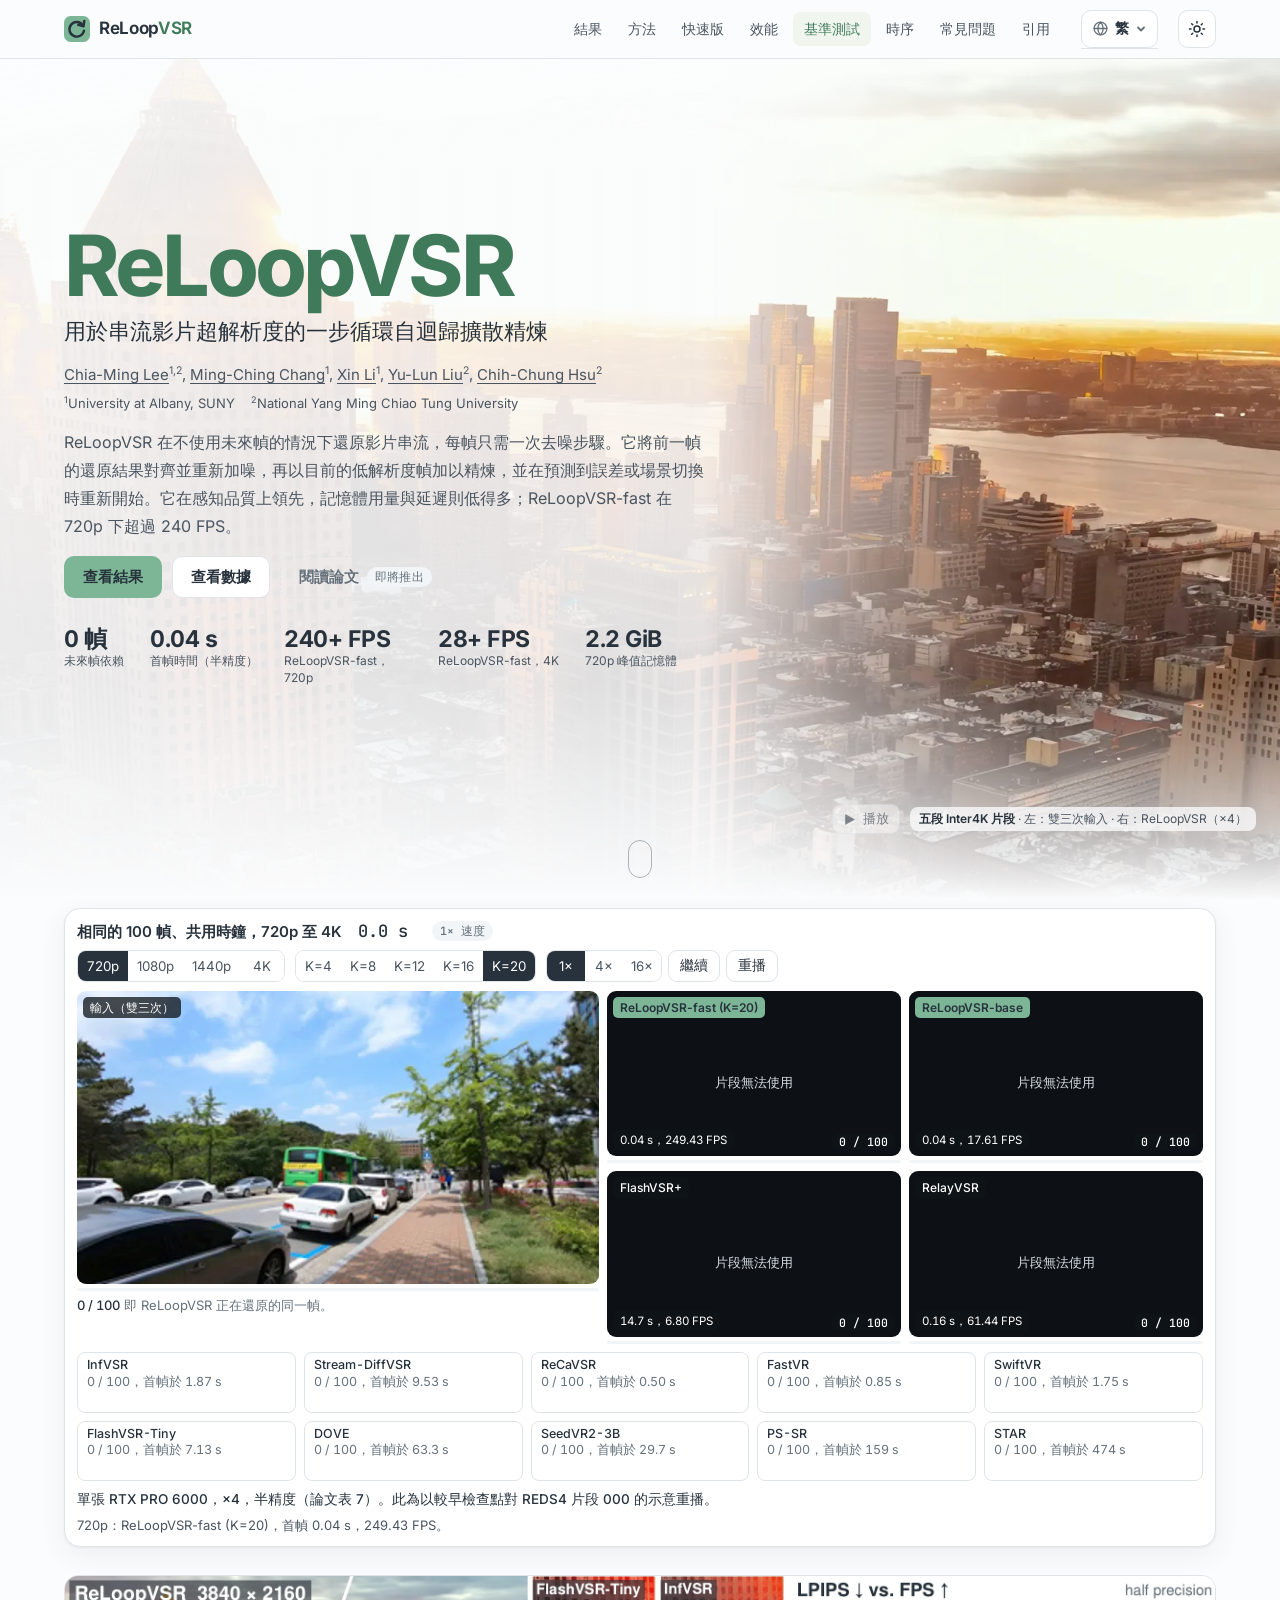
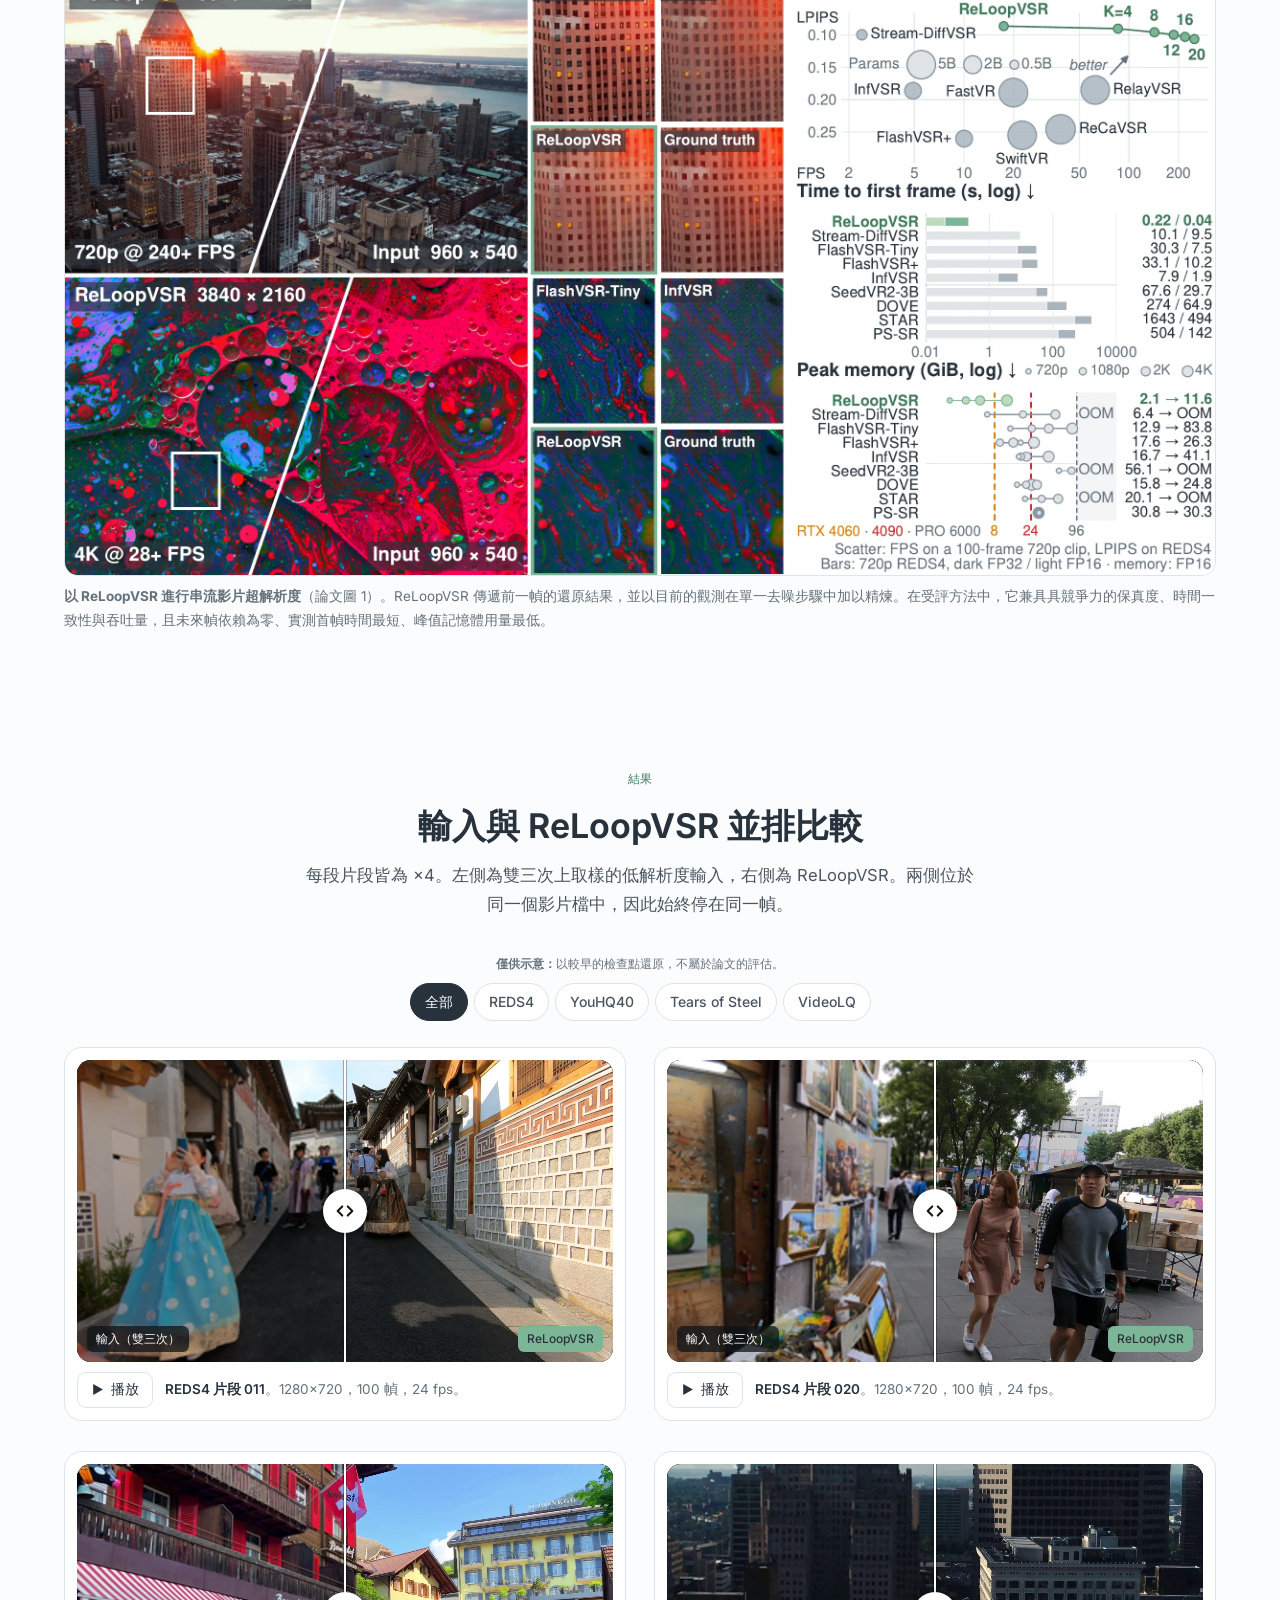
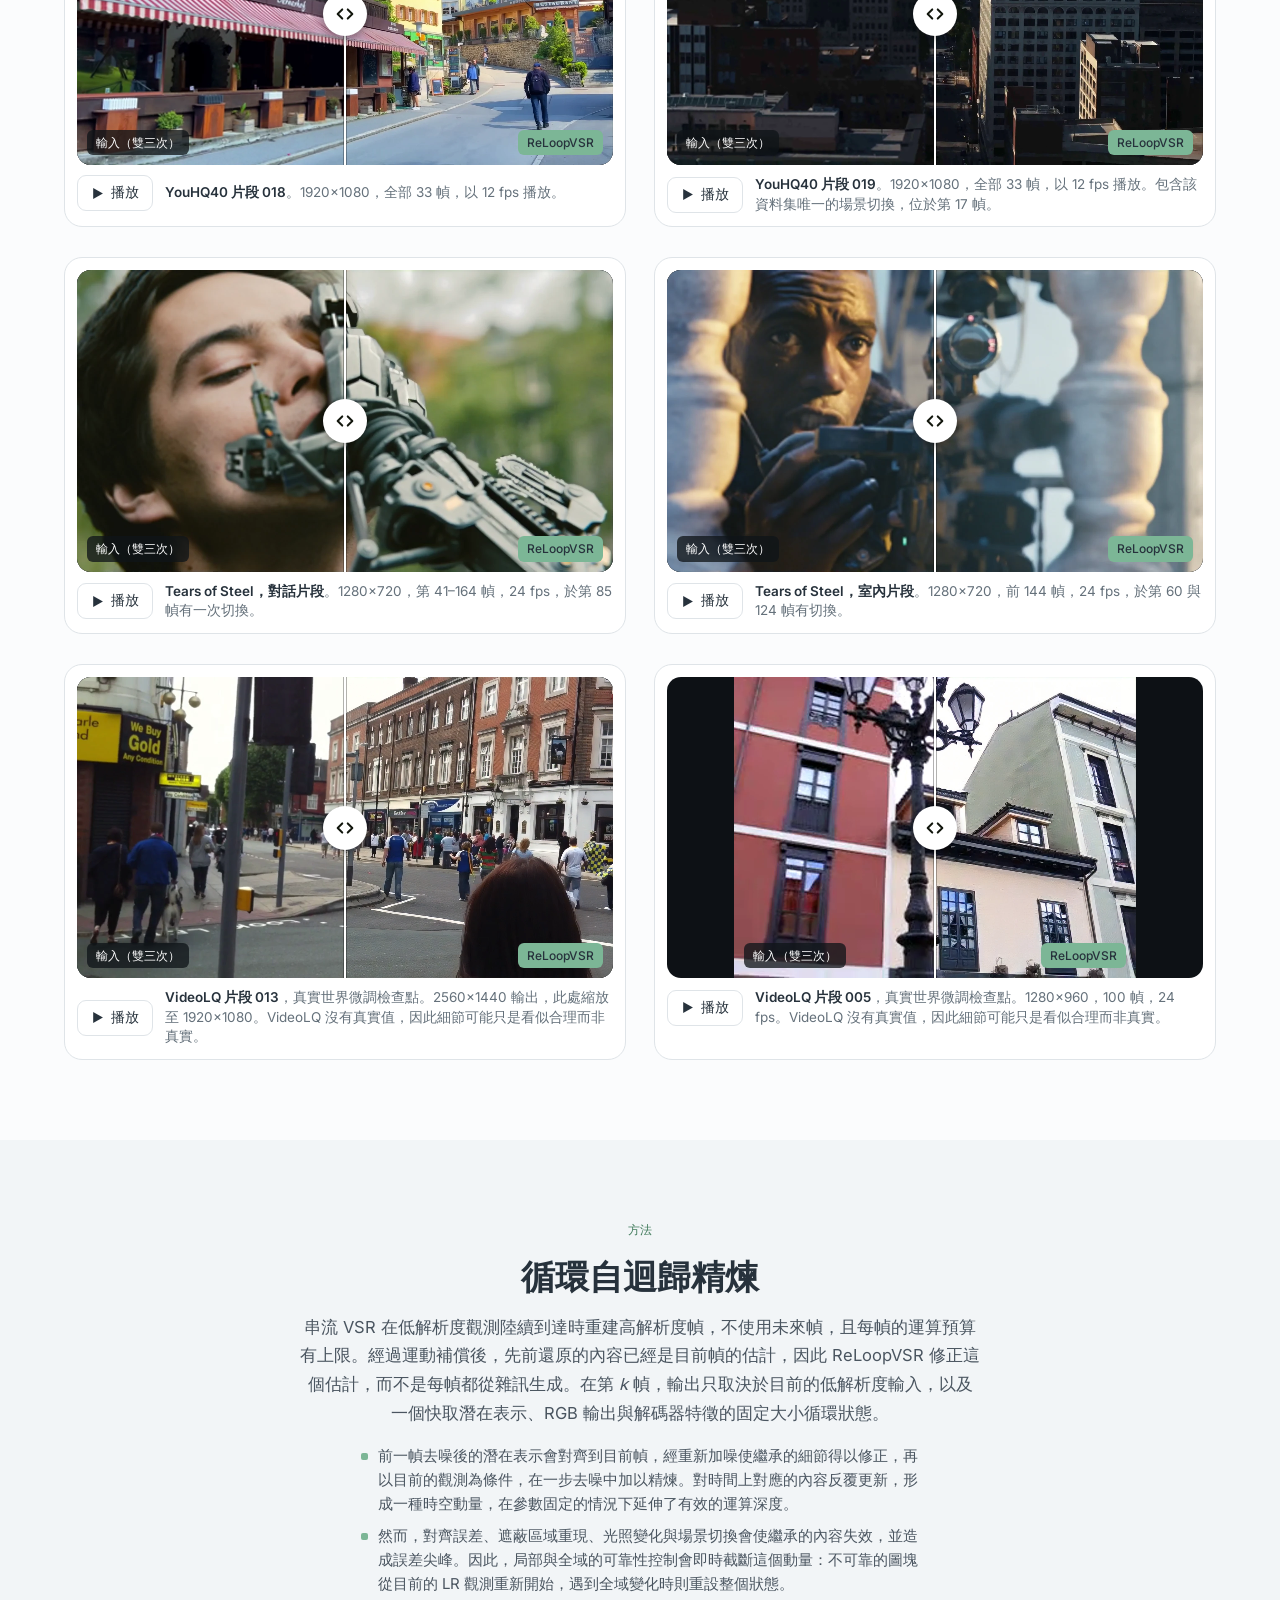
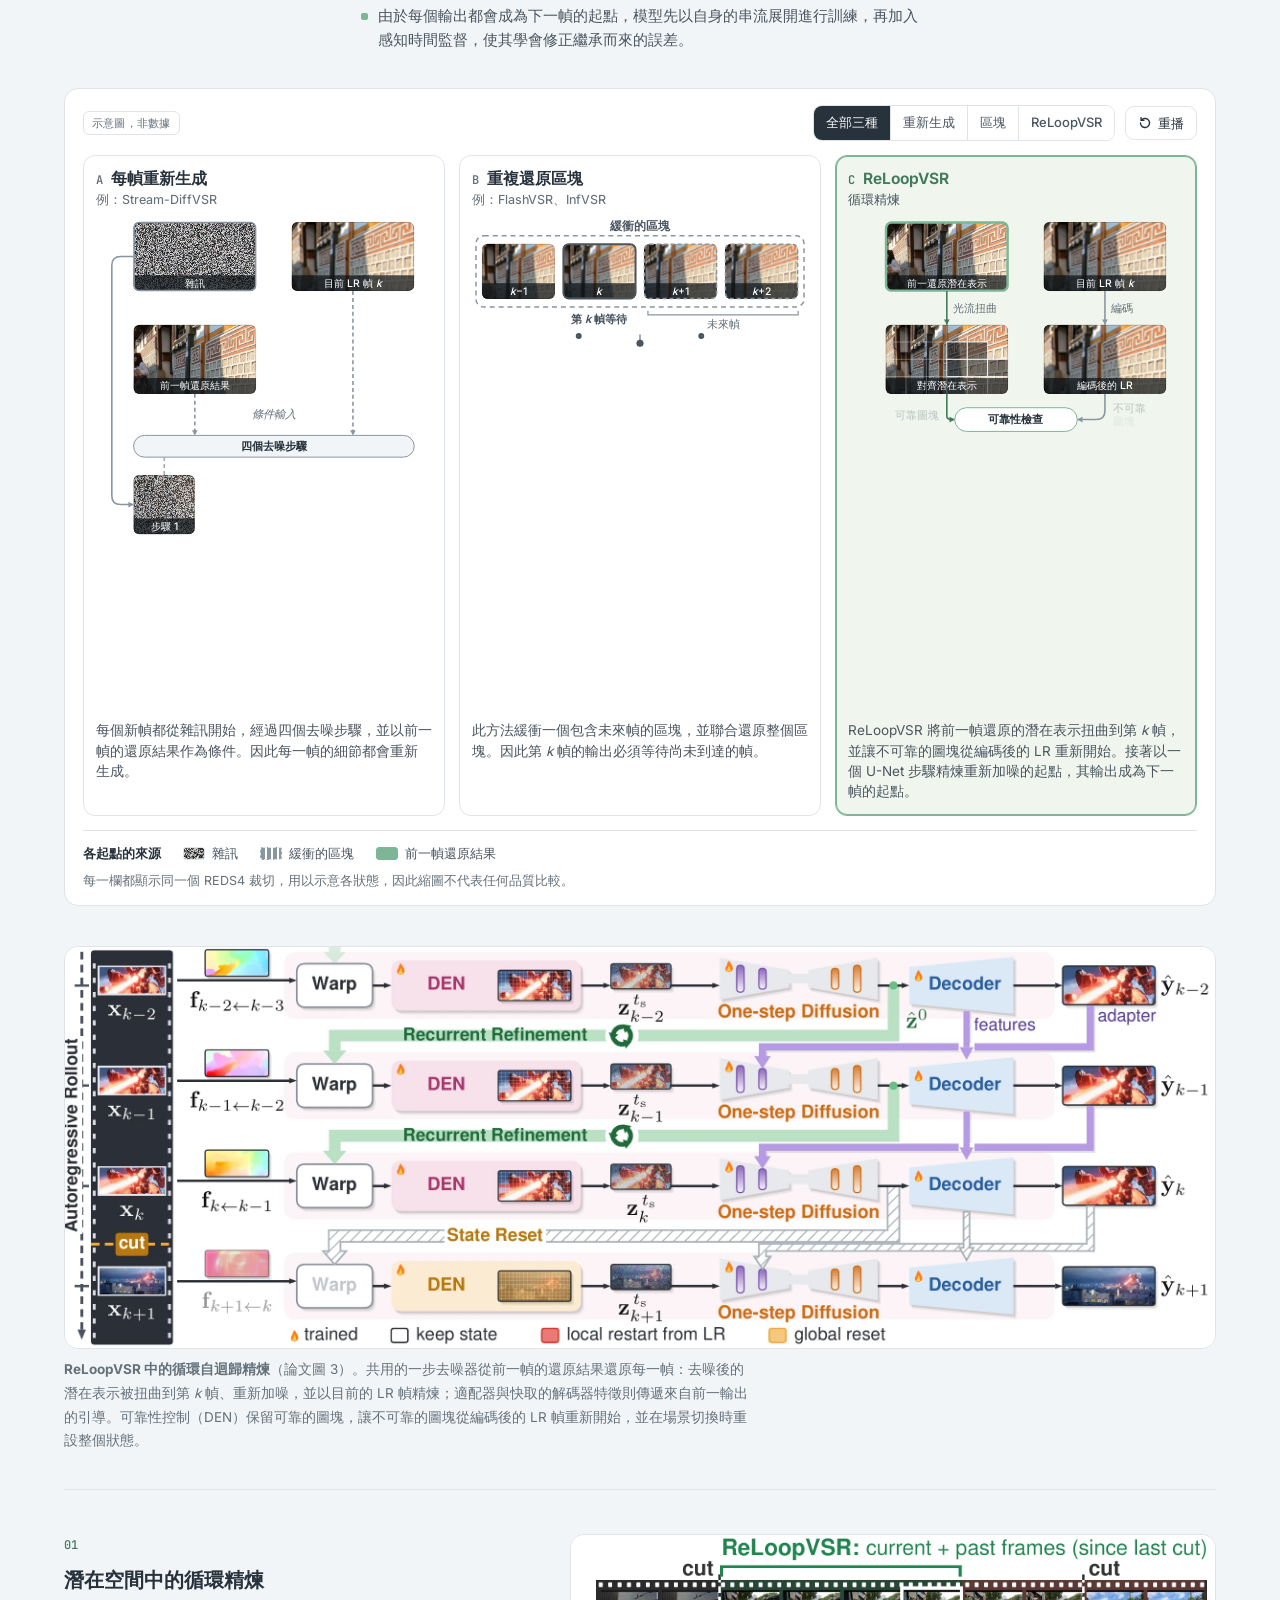
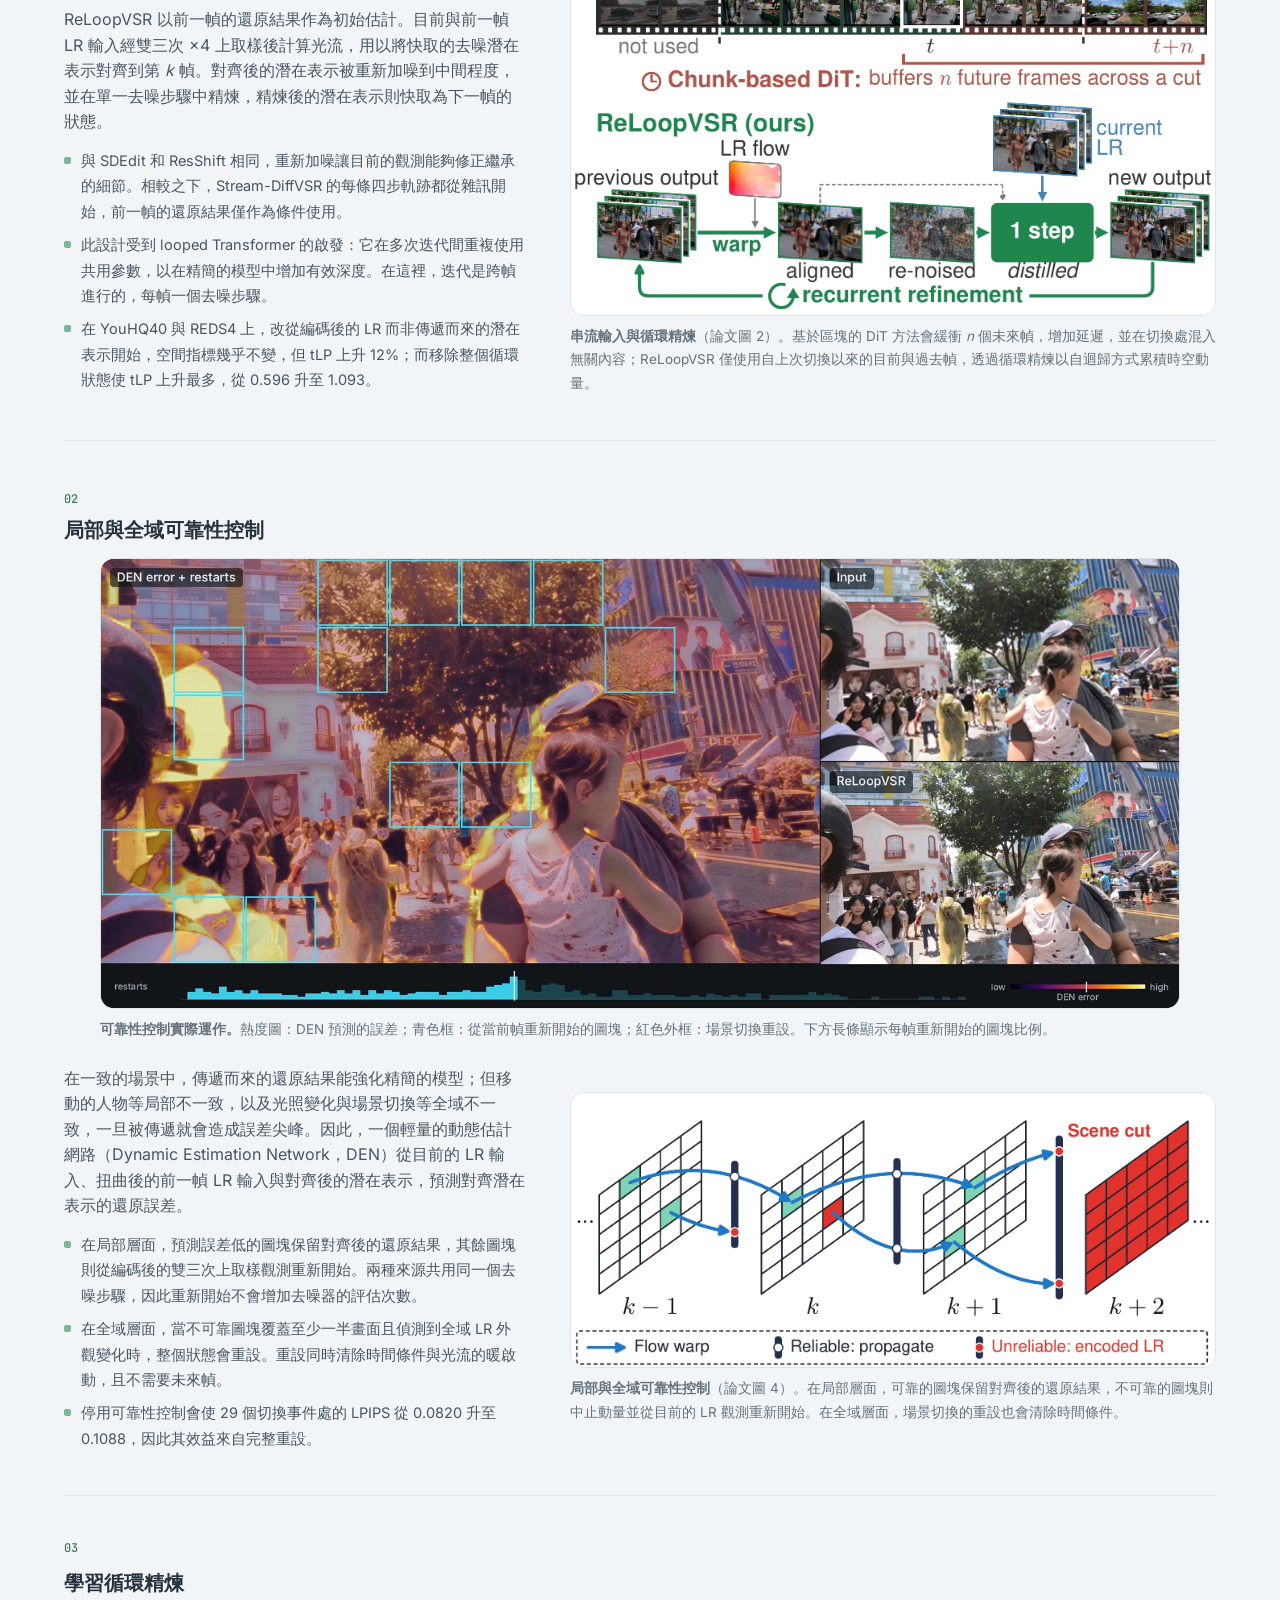
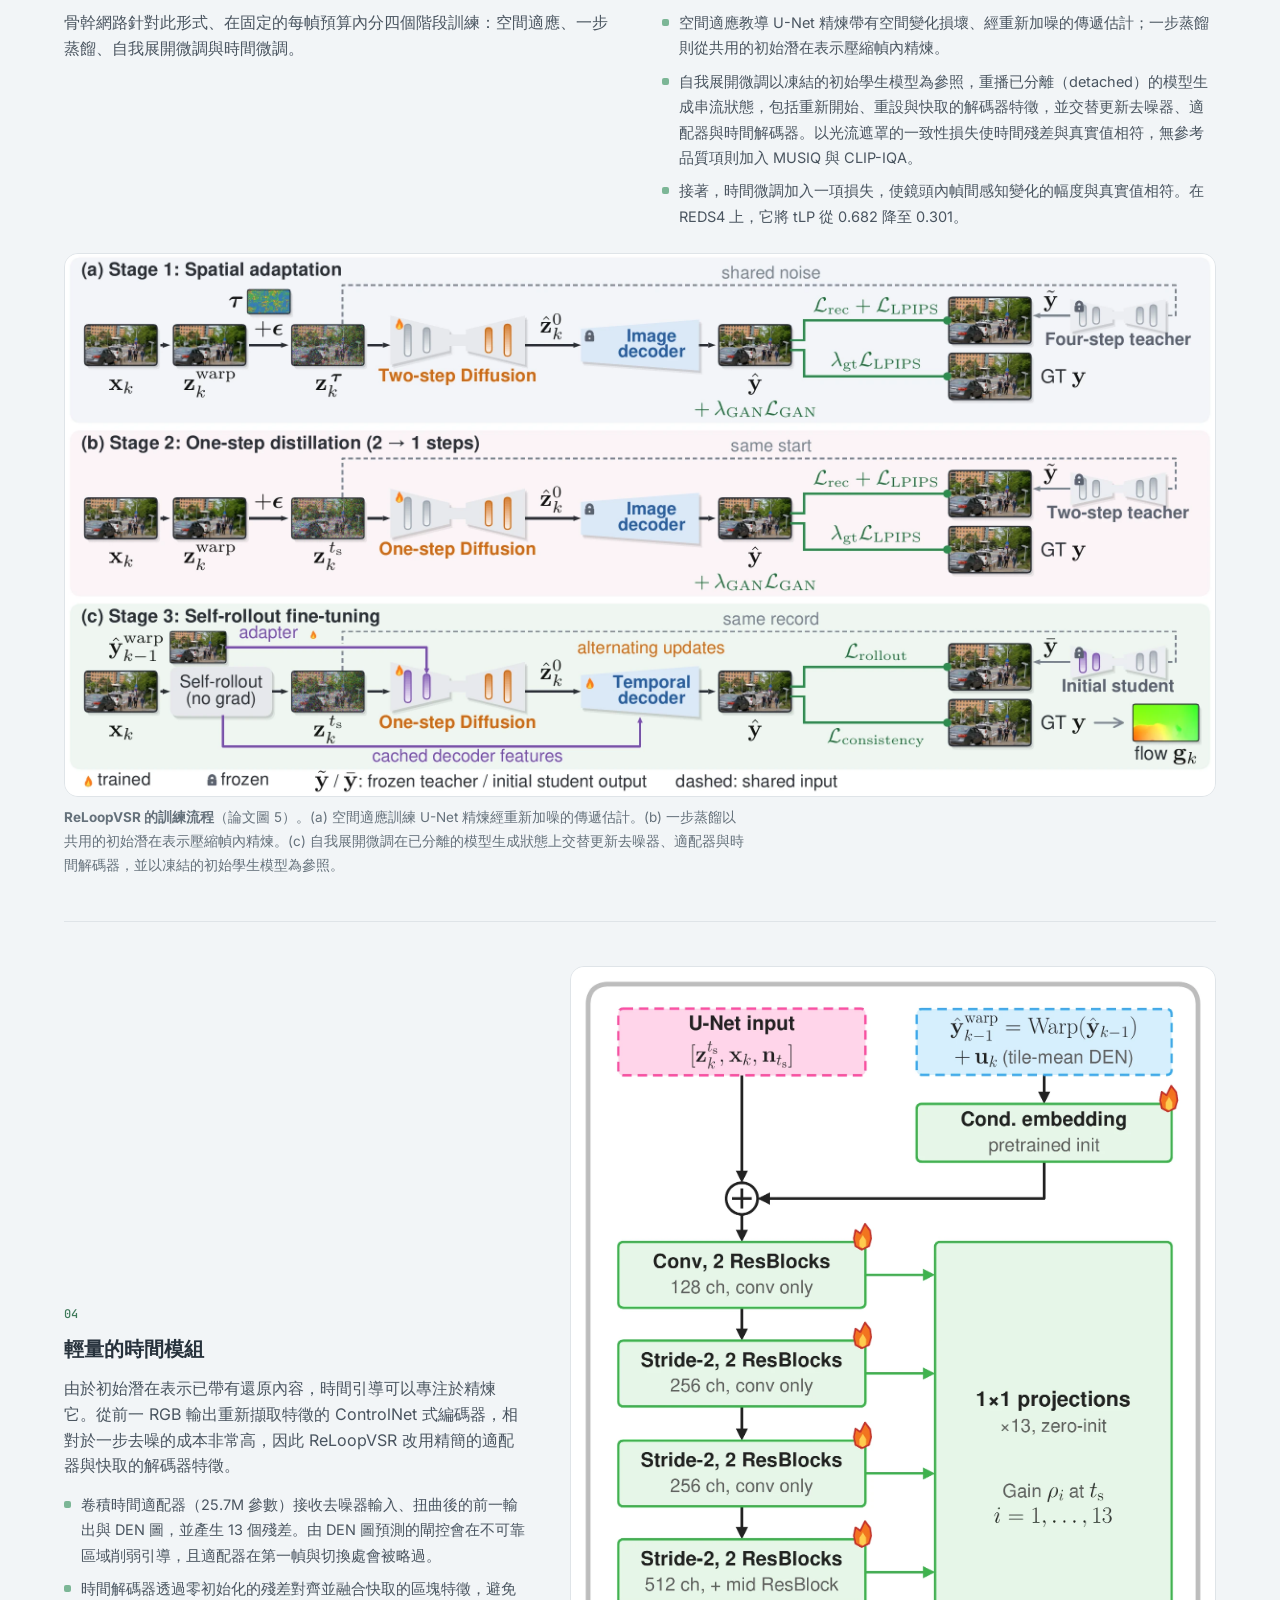
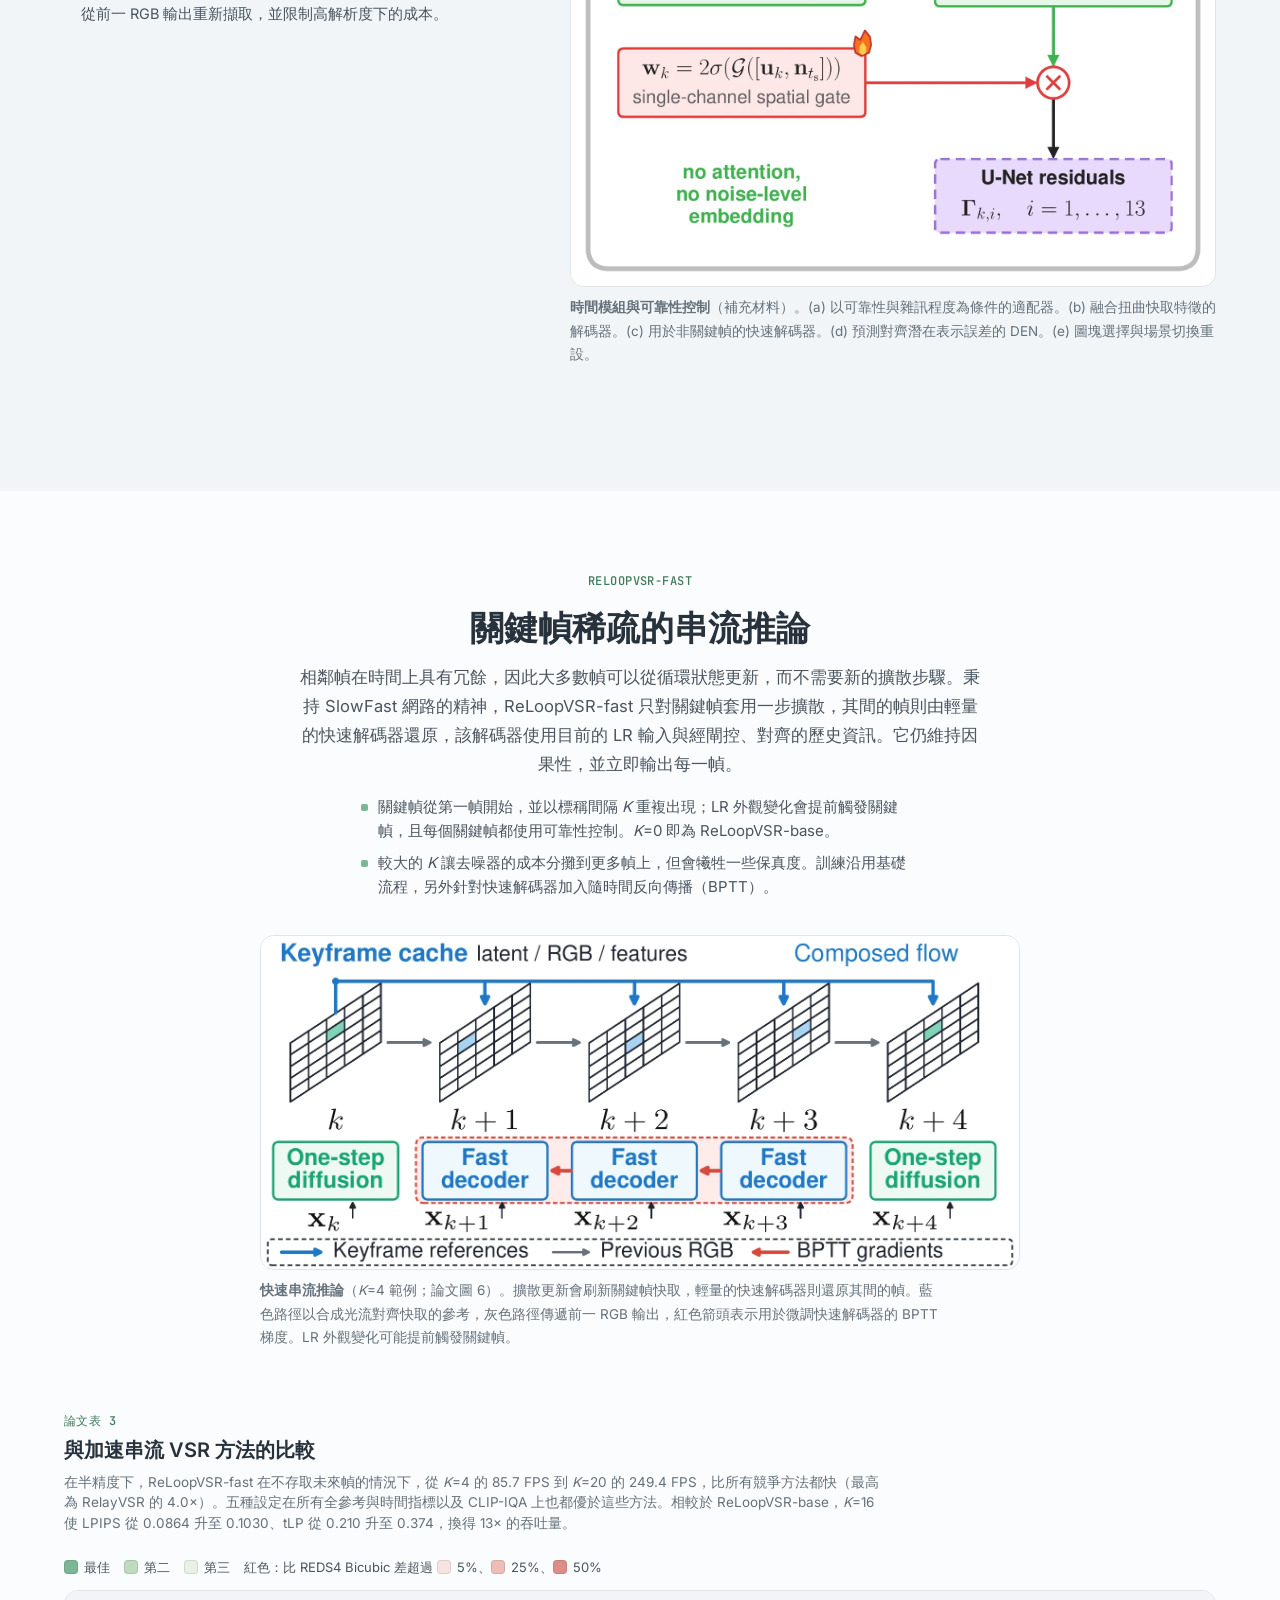
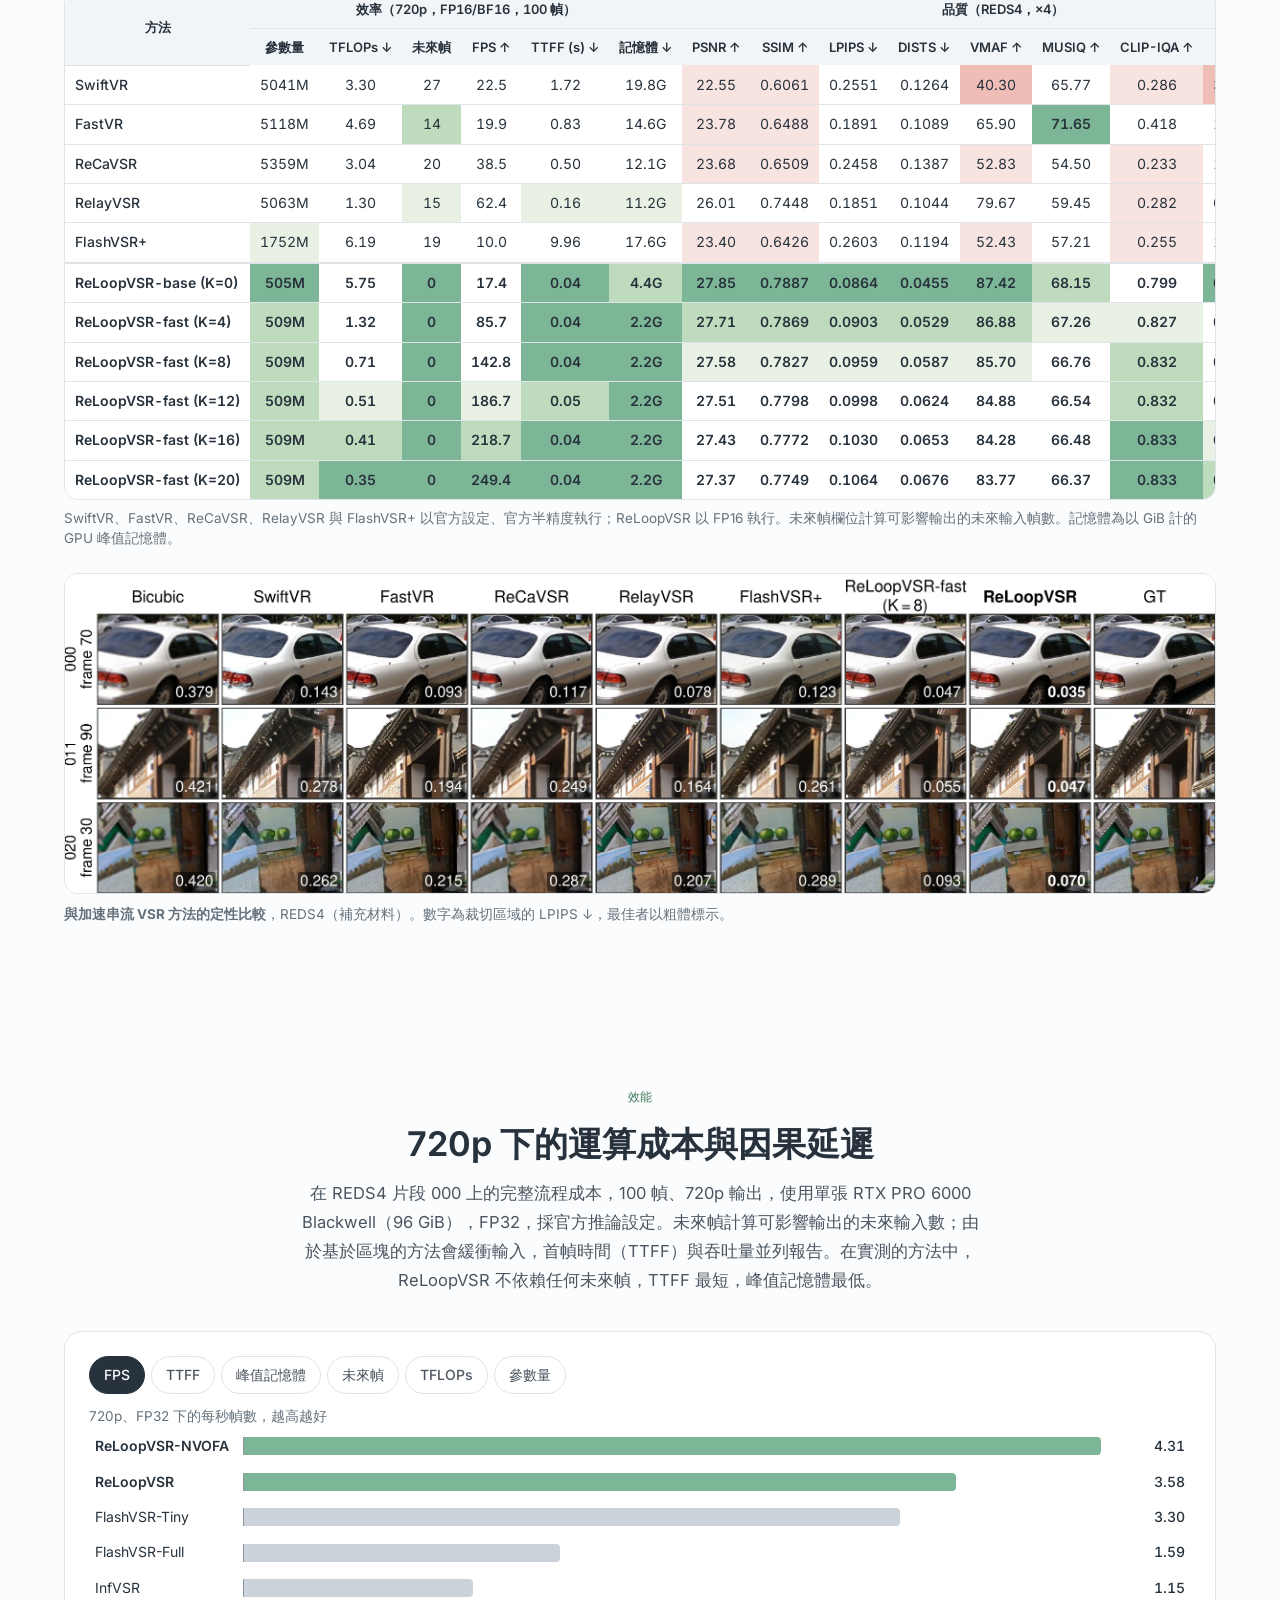
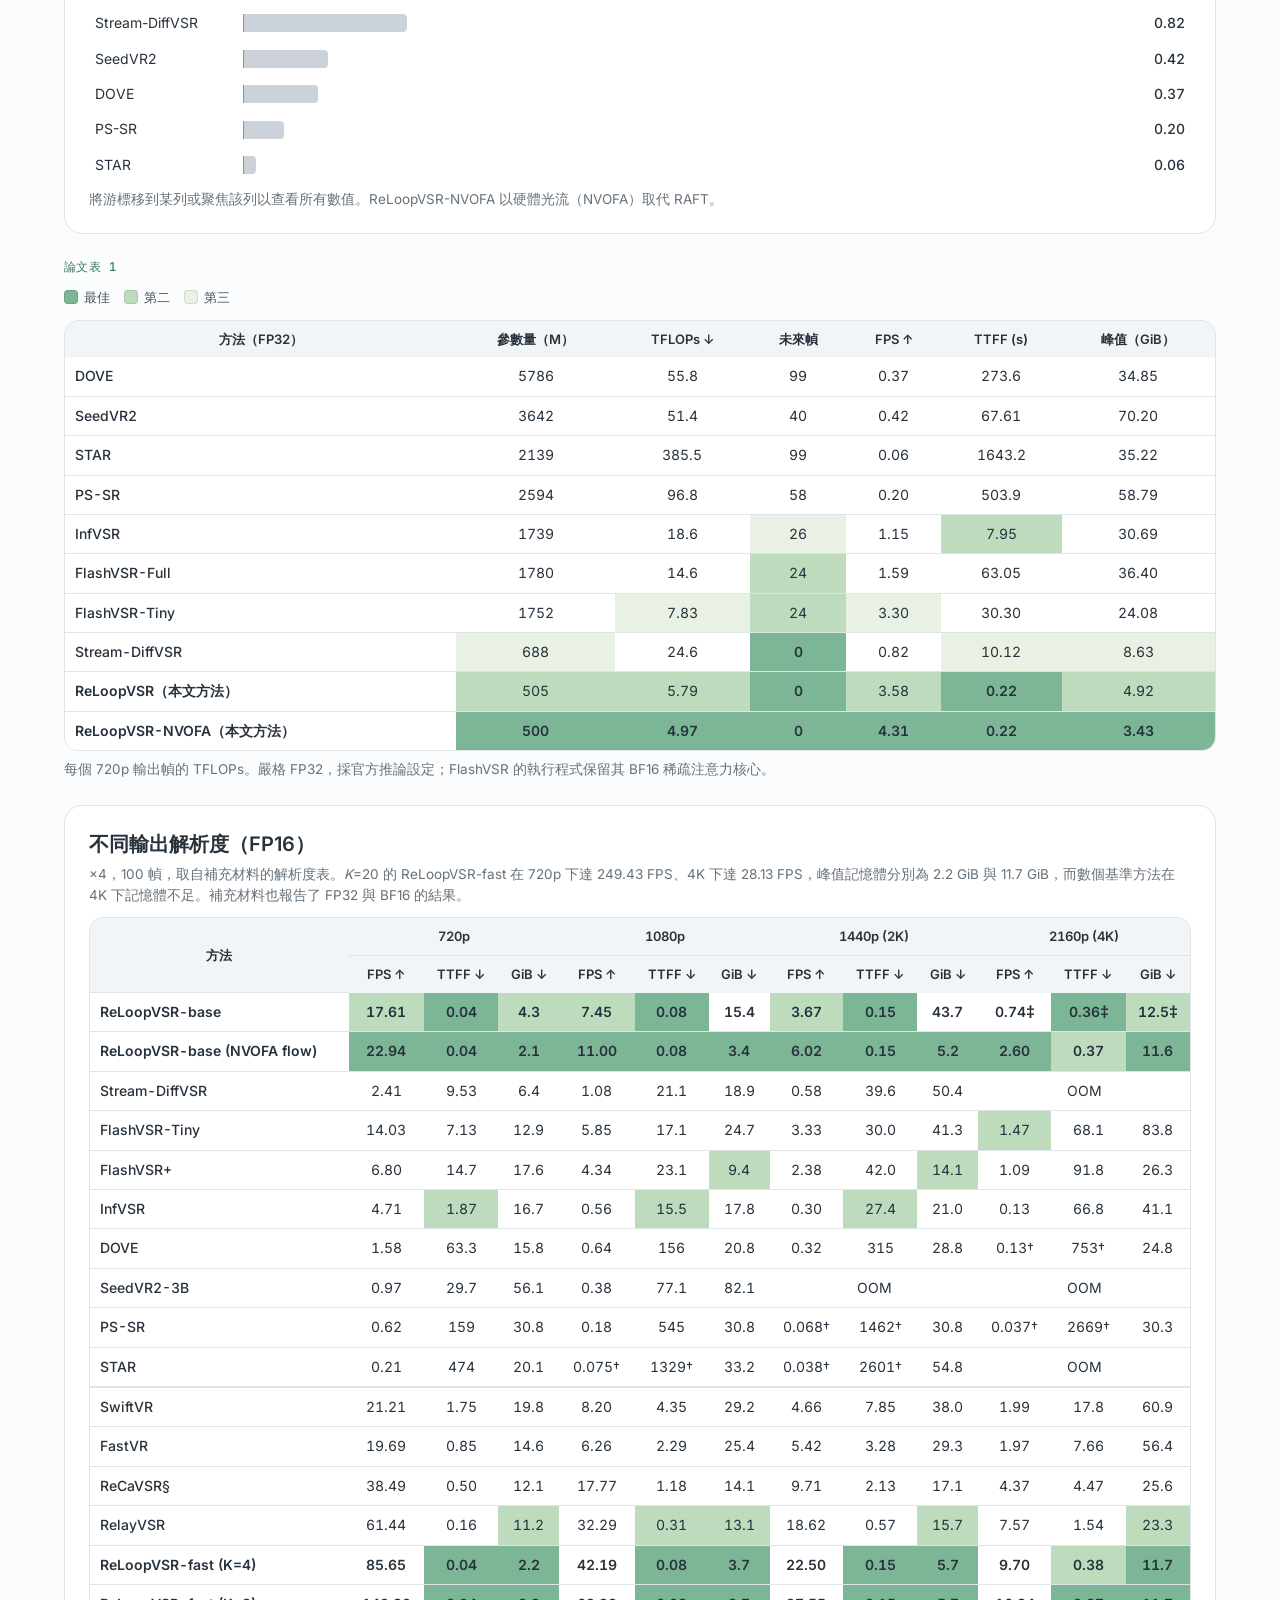
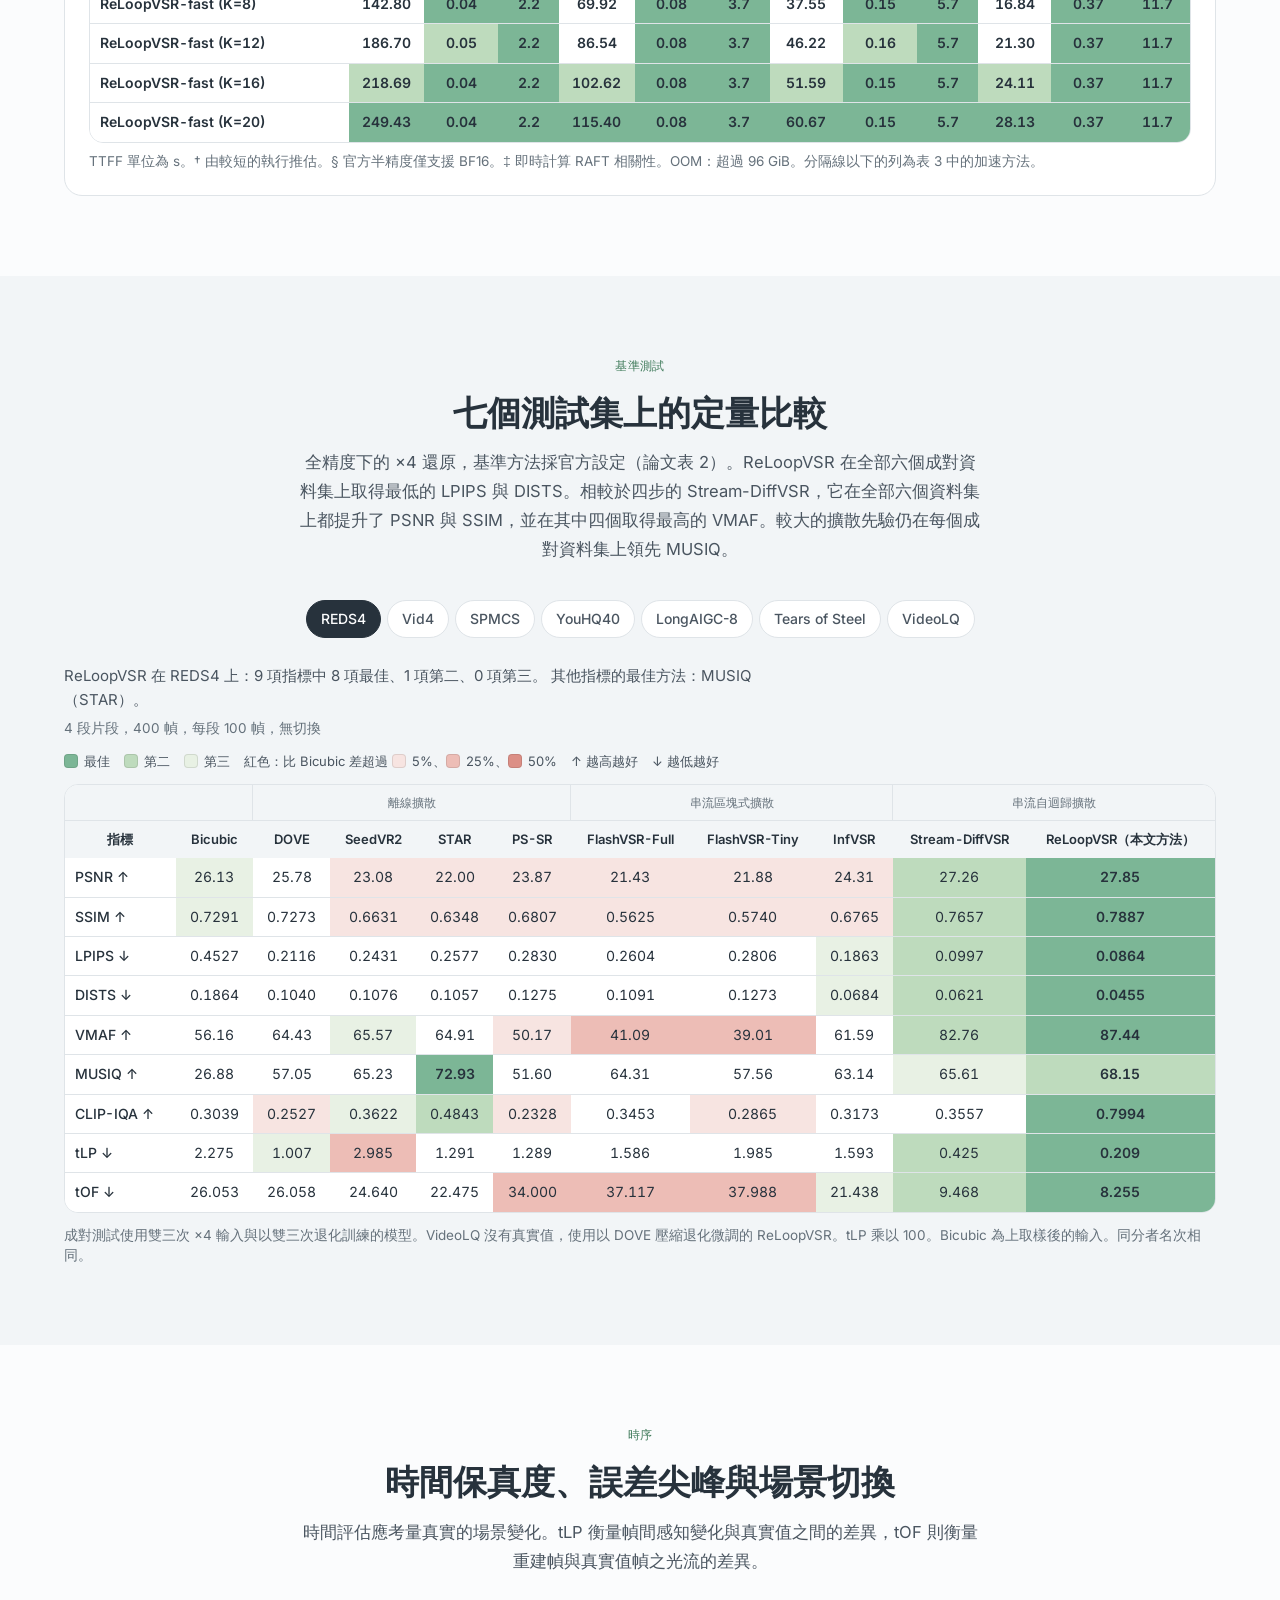
<file: zh-Hant/index.html>
<!doctype html>
<html lang="zh-Hant">
<head>
<meta charset="utf-8">
<meta name="viewport" content="width=device-width,initial-scale=1,viewport-fit=cover">
<title>ReLoopVSR：用於串流影片超解析度的一步循環自迴歸擴散精煉</title>
<meta name="description" content="ReLoopVSR：用於串流影片超解析度的一步循環自迴歸擴散精煉。結果、方法、成本與基準測試。">
<meta name="robots" content="noindex">
<!--i18n-head-->
<link rel="canonical" href="https://ming053l.github.io/ReLoopVSR/zh-Hant/">
<link rel="alternate" hreflang="en" href="https://ming053l.github.io/ReLoopVSR/">
<link rel="alternate" hreflang="zh-Hans" href="https://ming053l.github.io/ReLoopVSR/zh-Hans/">
<link rel="alternate" hreflang="zh-Hant" href="https://ming053l.github.io/ReLoopVSR/zh-Hant/">
<link rel="alternate" hreflang="ja" href="https://ming053l.github.io/ReLoopVSR/ja/">
<link rel="alternate" hreflang="ko" href="https://ming053l.github.io/ReLoopVSR/ko/">
<link rel="alternate" hreflang="x-default" href="https://ming053l.github.io/ReLoopVSR/">
<meta property="og:type" content="website">
<meta property="og:site_name" content="ReLoopVSR">
<meta property="og:title" content="ReLoopVSR：用於串流影片超解析度的一步循環自迴歸擴散精煉">
<meta property="og:description" content="ReLoopVSR：用於串流影片超解析度的一步循環自迴歸擴散精煉。結果、方法、成本與基準測試。">
<meta property="og:url" content="https://ming053l.github.io/ReLoopVSR/zh-Hant/">
<meta property="og:locale" content="zh_TW">
<meta property="og:locale:alternate" content="en_US">
<meta property="og:locale:alternate" content="zh_CN">
<meta property="og:locale:alternate" content="ja_JP">
<meta property="og:locale:alternate" content="ko_KR">
<!--/i18n-head-->
<link rel="icon" href="data:image/svg+xml,%3Csvg xmlns='http://www.w3.org/2000/svg' viewBox='0 0 32 32'%3E%3Crect width='32' height='32' rx='8' fill='%237CB696'/%3E%3Cpath d='M23 11a9 9 0 1 0 1.6 7' fill='none' stroke='%2327323c' stroke-width='3' stroke-linecap='round'/%3E%3Cpath d='m25 6-1 6.6-6.4-1.6' fill='none' stroke='%2327323c' stroke-width='3' stroke-linecap='round' stroke-linejoin='round'/%3E%3C/svg%3E">
<script>try{var t=localStorage.getItem('dv-theme');if(t==='light'||t==='dark')document.documentElement.setAttribute('data-theme',t)}catch(e){}</script>
<link rel="stylesheet" href="../assets/style.css?v=20261119f">
<link rel="stylesheet" href="../assets/schematic.css?v=20261110c">
<style>#race-chips{grid-column:1/-1;grid-template-columns:repeat(5,minmax(0,1fr));margin-top:0}@media (max-width:760px){#race-chips{grid-template-columns:repeat(2,minmax(0,1fr))}}.rp.oom .rv{opacity:.55}.race-ctl .seg+.seg{margin-left:4px}.note.illus{font-size:12px;text-align:center;margin:6px auto 10px;max-width:none}#race-cap{margin-top:4px;font-size:13px;color:var(--ink-2)}.seg[data-g=res] button,.seg[data-g=k] button{width:auto;min-width:44px;padding:0 9px}</style>
</head>
<body>
<a class="skip" href="#main">跳至主要內容</a>
<header class="nav"><div class="wrap">
  <a class="brand" translate="no" href="#top" aria-label="ReLoopVSR，回到頂端">
    <svg viewBox="0 0 32 32" aria-hidden="true"><rect width="32" height="32" rx="8" fill="#7CB696"/><path d="M23 11a9 9 0 1 0 1.6 7" fill="none" stroke="#27323c" stroke-width="3" stroke-linecap="round"/><path d="m25 6-1 6.6-6.4-1.6" fill="none" stroke="#27323c" stroke-width="3" stroke-linecap="round" stroke-linejoin="round"/></svg>
    <span>ReLoop<b>VSR</b></span></a>
  <nav class="links" aria-label="章節">
    <a href="#results">結果</a><a href="#method">方法</a><a href="#fast">快速版</a><a href="#performance">效能</a><a href="#benchmarks">基準測試</a><a href="#temporal">時序</a><a href="#faq">常見問題</a><a href="#citation">引用</a>
  </nav>
  <!--i18n-switcher--><details class="lang" id="lang" translate="no"><summary aria-label="語言: 繁體中文" title="語言"><svg viewBox="0 0 24 24" fill="none" stroke="currentColor" stroke-width="1.8" stroke-linecap="round" stroke-linejoin="round" aria-hidden="true"><circle cx="12" cy="12" r="9"/><path d="M3 12h18M12 3c2.5 2.6 3.8 5.6 3.8 9s-1.3 6.4-3.8 9M12 3c-2.5 2.6-3.8 5.6-3.8 9s1.3 6.4 3.8 9"/></svg><span>繁</span><svg class="chev" viewBox="0 0 12 12" fill="none" stroke="currentColor" stroke-width="1.8" stroke-linecap="round" stroke-linejoin="round" aria-hidden="true"><path d="m3 4.5 3 3 3-3"/></svg></summary><ul class="lang-menu"><li><a href="../" hreflang="en" lang="en"><b>EN</b>English</a></li><li><a href="../zh-Hans/" hreflang="zh-Hans" lang="zh-Hans"><b>简</b>简体中文</a></li><li><a href="../zh-Hant/" hreflang="zh-Hant" lang="zh-Hant" aria-current="page"><b>繁</b>繁體中文</a></li><li><a href="../ja/" hreflang="ja" lang="ja"><b>日</b>日本語</a></li><li><a href="../ko/" hreflang="ko" lang="ko"><b>한</b>한국어</a></li></ul></details><!--/i18n-switcher-->
  <button class="icon-btn" id="theme" type="button" aria-label="切換主題">
    <svg class="i-sun" viewBox="0 0 24 24" fill="none" stroke="currentColor" stroke-width="2" stroke-linecap="round" aria-hidden="true"><circle cx="12" cy="12" r="4"/><path d="M12 2v2M12 20v2M4.9 4.9l1.4 1.4M17.7 17.7l1.4 1.4M2 12h2M20 12h2M4.9 19.1l1.4-1.4M17.7 6.3l1.4-1.4"/></svg>
    <svg class="i-moon" viewBox="0 0 24 24" fill="none" stroke="currentColor" stroke-width="2" stroke-linecap="round" stroke-linejoin="round" aria-hidden="true"><path d="M20 14.5A8.5 8.5 0 0 1 9.5 4 8.5 8.5 0 1 0 20 14.5z"/></svg>
  </button>
</div></header>
<div id="tip" hidden></div>

<main id="main">
<div class="hero" id="top">
  <div class="hero-view" data-clip="hero" data-desc="五段 Inter4K 片段（城市空拍、蜂巢狀樓梯、人像與一朵玫瑰），左右分割為雙三次上取樣的輸入與 ReLoopVSR 的輸出"><img class="hero-poster" src="../media/poster/hero_split.webp?v=20261118r" width="1920" height="1080" alt="" fetchpriority="high" decoding="async"></div>
  <div class="hero-fade" aria-hidden="true"></div>
  <div class="hero-inner wrap"><div class="hero-text">
    <h1 class="hero-title"><em>ReLoopVSR</em><span class="vh">：</span><span class="hero-sub">用於串流影片超解析度的<span class="nb">一步</span>循環自迴歸擴散精煉</span></h1>
    <p class="authors" translate="no"><a href="https://ming053l.github.io/" target="_blank" rel="noopener">Chia-Ming Lee</a><sup>1,2</sup>, <a href="https://mingching.github.io/" target="_blank" rel="noopener">Ming-Ching Chang</a><sup>1</sup>, <a href="https://scholar.google.com/citations?user=gMBvzGoAAAAJ&amp;hl=en" target="_blank" rel="noopener">Xin Li</a><sup>1</sup>, <a href="https://yulunalexliu.github.io/" target="_blank" rel="noopener">Yu-Lun Liu</a><sup>2</sup>, <a href="https://cchsu.info/" target="_blank" rel="noopener">Chih-Chung Hsu</a><sup>2</sup></p>
    <p class="affil" translate="no"><span><sup>1</sup>University at Albany, SUNY</span>&nbsp;&nbsp;&nbsp; <span><sup>2</sup>National Yang Ming Chiao Tung University</span></p>
    <p class="lede">ReLoopVSR 在不使用未來幀的情況下還原影片串流，每幀只需一次去噪步驟。它將前一幀的還原結果對齊並重新加噪，再以目前的低解析度幀加以精煉，並在預測到誤差或場景切換時重新開始。它在感知品質上領先，記憶體用量與延遲則低得多；ReLoopVSR-fast 在 720p 下超過 240 FPS。</p>
    <div class="btns">
      <a class="btn btn-p" href="#results">查看結果</a>
      <a class="btn btn-s" href="#benchmarks">查看數據</a>
      <button class="btn" type="button" disabled>閱讀論文 <small>即將推出</small></button>
    </div>
  <div class="stats hero-stats" role="list" aria-label="關鍵實測數據">
    <div role="listitem"><b>0 幀</b><span>未來幀依賴</span></div>
    <div role="listitem"><b>0.04 s</b><span>首幀時間（半精度）</span></div>
    <div role="listitem"><b>240+ FPS</b><span>ReLoopVSR-fast，720p</span></div>
    <div role="listitem"><b>28+ FPS</b><span>ReLoopVSR-fast，4K</span></div>
    <div role="listitem"><b>2.2 GiB</b><span>720p 峰值記憶體</span></div>
  </div>
  </div></div>
  <div class="hero-cap"><button class="play" id="hero-play" type="button" aria-label="暫停此片段"><svg viewBox="0 0 12 12" fill="currentColor" aria-hidden="true"><path d="M2 1h3v10H2zM7 1h3v10H7z"/></svg><span>暫停</span></button><span id="hero-cap"><b>五段 Inter4K 片段</b> · 左：雙三次輸入 · 右：ReLoopVSR（×4）</span></div>
  <a class="scroll-cue" href="#race" aria-label="捲動至速度競賽"><span></span></a>
</div>
<div class="hero-after"><div class="wrap">
  <section class="race" id="race" aria-labelledby="race-h">
    <div class="race-top">
      <h2 id="race-h" class="race-title">相同的 100 幀、共用時鐘，720p 至 4K</h2>
      <div class="clock"><span class="vh">實測經過時間：</span><b id="race-clock">0.0 s</b><span id="race-speed-note" class="pill">1× 速度</span></div>
      <div class="race-ctl">
        <div class="seg" data-g="res" role="group" aria-label="計時所用的輸出解析度"><button type="button" aria-pressed="true">720p</button><button type="button" aria-pressed="false">1080p</button><button type="button" aria-pressed="false">1440p</button><button type="button" aria-pressed="false">4K</button></div>
        <div class="seg" data-g="k" role="group" aria-label="ReLoopVSR-fast 的關鍵幀間隔"><button type="button" aria-pressed="false">K=4</button><button type="button" aria-pressed="false">K=8</button><button type="button" aria-pressed="false">K=12</button><button type="button" aria-pressed="false">K=16</button><button type="button" aria-pressed="true">K=20</button></div>
        <div class="seg" data-g="speed" role="group" aria-label="競賽的播放速度"><button type="button" data-s="1" aria-pressed="true">1×</button><button type="button" data-s="4" aria-pressed="false">4×</button><button type="button" data-s="16" aria-pressed="false">16×</button></div>
        <button class="play" id="race-pause" type="button">暫停</button><button class="play" id="race-replay" type="button">重播</button>
      </div>
    </div>
    <div class="race-grid">
      <div class="rp rp-in" data-m="input"><div class="rv"><video muted playsinline preload="none" poster="../media/poster/race_input.webp" tabindex="-1" aria-label="輸入串流，REDS4 片段 000，雙三次上取樣" data-src="../media/race/input.mp4"></video><span class="rn">輸入（雙三次）</span></div>
        <div class="rm"><div class="rb"><i></i></div><p><b class="rc">0 / 100</b> <span id="race-in-note">即 ReLoopVSR 正在還原的同一幀。</span></p></div></div>
      <div class="rps" id="race-panels"></div>
      <div class="chips" id="race-chips" aria-label="其他受評方法，僅顯示計數器"></div>
    </div>
    <p class="race-label">單張 RTX PRO 6000，×4，半精度（論文表 7）。此為以較早檢查點對 REDS4 片段 000 的示意重播。</p>
    <p id="race-cap" aria-live="polite"></p>
    <p class="vh">在 720p 下，ReLoopVSR-fast 於 0.04 s 顯示首幀，並以 249 FPS 運行。</p>
  </section>
  <noscript><p class="note">比較滑桿、圖表與表格需要 JavaScript。論文圖片與文字仍可閱讀。</p></noscript>
  <figure class="fig-wrap teaser"><div class="fig"><a href="../assets/fig/teaser_top.webp?v=20261117f"><img src="../assets/fig/teaser_top.webp?v=20261117f" width="2400" height="1252" loading="lazy" decoding="async" alt="左：兩段由 960×540 輸入產生的 4K ReLoopVSR 輸出，與輸入左右分割比較，分別標示 720p 達 240+ FPS 與 4K 達 28+ FPS。中：FlashVSR-Tiny、InfVSR、ReLoopVSR 與真實值的裁切。右：LPIPS 對 FPS 的關係圖，泡泡大小代表參數量，ReLoopVSR 及其 K=4 至 20 的快速設定位於低 LPIPS、高 FPS 處；各方法的首幀時間，ReLoopVSR 在 FP32 下需 0.22 s、在 FP16 下需 0.04 s；以及 720p 至 4K 的峰值記憶體，ReLoopVSR 需 2.1 至 11.6 GiB。"></a></div>
    <figcaption><b>以 ReLoopVSR 進行串流影片超解析度</b>（論文圖 1）。ReLoopVSR 傳遞前一幀的還原結果，並以目前的觀測在單一去噪步驟中加以精煉。在受評方法中，它兼具具競爭力的保真度、時間一致性與吞吐量，且未來幀依賴為零、實測首幀時間最短、峰值記憶體用量最低。</figcaption></figure>
</div></div>

<section id="results"><div class="wrap">
  <div class="head"><p class="eyebrow">結果</p><h2>輸入與 ReLoopVSR 並排比較</h2>
  <p>每段片段皆為 ×4。左側為雙三次上取樣的低解析度輸入，右側為 ReLoopVSR。兩側位於同一個影片檔中，因此始終停在同一幀。</p></div>
  <p class="note illus"><b>僅供示意：</b>以較早的檢查點還原，不屬於論文的評估。</p>
  <div id="show-tabs" class="tabs"></div>
  <div id="showcase" class="grid2">
    <article class="card" data-ds="REDS4"><div class="cmp" data-clip="reds_011" data-desc="有傳統牆面的巷弄與一位穿著花紋洋裝的遊客，REDS4 片段 011" data-cap="<b>REDS4 片段 011</b>。1280×720，100 幀，24 fps。"></div></article>
    <article class="card" data-ds="REDS4"><div class="cmp" data-clip="reds_020" data-desc="擺著畫作的街頭攤位與往來行人，REDS4 片段 020" data-cap="<b>REDS4 片段 020</b>。1280×720，100 幀，24 fps。"></div></article>
    <article class="card" data-ds="YouHQ40"><div class="cmp" data-clip="youhq_018" data-desc="沿路設有條紋遮陽棚的飯店外觀，YouHQ40 片段 018" data-cap="<b>YouHQ40 片段 018</b>。1920×1080，全部 33 幀，以 12 fps 播放。"></div></article>
    <article class="card" data-ds="YouHQ40"><div class="cmp" data-clip="youhq_019" data-desc="有高樓大廈的城市空拍，YouHQ40 片段 019" data-cap="<b>YouHQ40 片段 019</b>。1920×1080，全部 33 幀，以 12 fps 播放。包含該資料集唯一的場景切換，位於第 17 幀。"></div></article>
    <article class="card" data-ds="Tears of Steel"><div class="cmp" data-clip="tos_dialog" data-desc="電影 Tears of Steel 的鏡頭，一名男子正瞄準一具機械裝置" data-cap="<b>Tears of Steel，對話片段</b>。1280×720，第 41–164 幀，24 fps，於第 85 幀有一次切換。"></div></article>
    <article class="card" data-ds="Tears of Steel"><div class="cmp" data-clip="tos_room1" data-desc="電影 Tears of Steel 的鏡頭，一名士兵位於欄杆後方" data-cap="<b>Tears of Steel，室內片段</b>。1280×720，前 144 幀，24 fps，於第 60 與 124 幀有切換。"></div></article>
    <article class="card" data-ds="VideoLQ"><div class="cmp" data-clip="vlq_013" data-desc="有店家招牌與磚造建築的街道，真實世界 VideoLQ 片段 013" data-cap="<b>VideoLQ 片段 013</b>，真實世界微調檢查點。2560×1440 輸出，此處縮放至 1920×1080。VideoLQ 沒有真實值，因此細節可能只是看似合理而非真實。"></div></article>
    <article class="card" data-ds="VideoLQ"><div class="cmp" data-clip="vlq_005" data-desc="彩繪建築前的鍛鐵路燈，真實世界 VideoLQ 片段 005" data-cap="<b>VideoLQ 片段 005</b>，真實世界微調檢查點。1280×960，100 幀，24 fps。VideoLQ 沒有真實值，因此細節可能只是看似合理而非真實。"></div></article>
  </div>
</div></section>

<section id="method" class="alt"><div class="wrap">
  <div class="head"><p class="eyebrow">方法</p><h2>循環自迴歸精煉</h2>
  <p>串流 VSR 在低解析度觀測陸續到達時重建高解析度幀，不使用未來幀，且每幀的運算預算有上限。經過運動補償後，先前還原的內容已經是目前幀的估計，因此 ReLoopVSR 修正這個估計，而不是每幀都從雜訊生成。在第 <i>k</i> 幀，輸出只取決於目前的低解析度輸入，以及一個快取潛在表示、RGB 輸出與解碼器特徵的固定大小循環狀態。</p>
  <ul><li>前一幀去噪後的潛在表示會對齊到目前幀，經重新加噪使繼承的細節得以修正，再以目前的觀測為條件，在一步去噪中加以精煉。對時間上對應的內容反覆更新，形成一種時空動量，在參數固定的情況下延伸了有效的運算深度。</li><li>然而，對齊誤差、遮蔽區域重現、光照變化與場景切換會使繼承的內容失效，並造成誤差尖峰。因此，局部與全域的可靠性控制會即時截斷這個動量：不可靠的圖塊從目前的 LR 觀測重新開始，遇到全域變化時則重設整個狀態。</li><li>由於每個輸出都會成為下一幀的起點，模型先以自身的串流展開進行訓練，再加入感知時間監督，使其學會修正繼承而來的誤差。</li></ul></div>
  <figure class="sch" id="schematic" aria-label="比較三類方法如何產生第 k 幀的動畫示意圖"></figure>
  <figure class="fig-wrap"><div class="fig"><a href="../assets/fig/method.webp?v=20261117f"><img src="../assets/fig/method.webp?v=20261117f" width="2400" height="838" loading="lazy" decoding="async" alt="連續幀上的處理流程。每一列以光流將前一幀去噪後的潛在表示扭曲到第 k 幀，由可靠性控制保留可靠的圖塊、其餘圖塊則從編碼後的 LR 幀重新開始，接著將結果重新加噪，以一個共用的去噪步驟精煉，並以快取的解碼器特徵解碼。適配器傳遞來自前一輸出的引導。遇到場景切換時會重設狀態。"></a></div>
    <figcaption><b>ReLoopVSR 中的循環自迴歸精煉</b>（論文圖 3）。共用的一步去噪器從前一幀的還原結果還原每一幀：去噪後的潛在表示被扭曲到第 <i>k</i> 幀、重新加噪，並以目前的 LR 幀精煉；適配器與快取的解碼器特徵則傳遞來自前一輸出的引導。可靠性控制（DEN）保留可靠的圖塊，讓不可靠的圖塊從編碼後的 LR 幀重新開始，並在場景切換時重設整個狀態。</figcaption></figure>

  <div style="margin-top:36px">
  <div class="feature"><div class="ft"><span class="num">01</span><h3>潛在空間中的循環精煉</h3>
    <p>ReLoopVSR 以前一幀的還原結果作為初始估計。目前與前一幀 LR 輸入經雙三次 ×4 上取樣後計算光流，用以將快取的去噪潛在表示對齊到第 <i>k</i> 幀。對齊後的潛在表示被重新加噪到中間程度，並在單一去噪步驟中精煉，精煉後的潛在表示則快取為下一幀的狀態。</p>
    <ul><li>與 SDEdit 和 ResShift 相同，重新加噪讓目前的觀測能夠修正繼承的細節。相較之下，Stream-DiffVSR 的每條四步軌跡都從雜訊開始，前一幀的還原結果僅作為條件使用。</li><li>此設計受到 looped Transformer 的啟發：它在多次迭代間重複使用共用參數，以在精簡的模型中增加有效深度。在這裡，迭代是跨幀進行的，每幀一個去噪步驟。</li><li>在 YouHQ40 與 REDS4 上，改從編碼後的 LR 而非傳遞而來的潛在表示開始，空間指標幾乎不變，但 tLP 上升 12%；而移除整個循環狀態使 tLP 上升最多，從 0.596 升至 1.093。</li></ul></div>
    <figure class="fig-wrap"><div class="fig"><a href="../assets/fig/recurrent_refinement_schematic.webp?v=20261117f"><img src="../assets/fig/recurrent_refinement_schematic.webp?v=20261117f" width="1600" height="943" loading="lazy" decoding="async" alt="上：一段含兩次場景切換的膠卷，ReLoopVSR 使用自上次切換以來的目前與過去幀，而基於區塊的 DiT 則跨越切換緩衝 n 個未來幀。下：ReLoopVSR 以 LR 光流扭曲前一輸出，將對齊結果重新加噪，在一個蒸餾後的步驟中以目前的 LR 幀精煉，並將新輸出回饋作為循環精煉。"></a></div>
    <figcaption><b>串流輸入與循環精煉</b>（論文圖 2）。基於區塊的 DiT 方法會緩衝 <i>n</i> 個未來幀，增加延遲，並在切換處混入無關內容；ReLoopVSR 僅使用自上次切換以來的目前與過去幀，透過循環精煉以自迴歸方式累積時空動量。</figcaption></figure></div>

  <div class="den-head"><span class="num">02</span><h3>局部與全域可靠性控制</h3></div>
  <figure class="fig-wrap den-vid"><div class="fig"><video class="autovid" muted loop playsinline preload="none" width="1600" height="666" poster="../media/poster/den_web.webp" data-src="../media/video/den_web.mp4" data-src-lite="media/video/den_web-lite.mp4" aria-label="DEN 視覺化：ReLoopVSR 輸出疊加 DEN 預測的誤差，重新開始的圖塊以青色框標出，場景切換以紅色標示；右側為輸入與 ReLoopVSR 輸出。"></video></div>
    <figcaption><b>可靠性控制實際運作。</b>熱度圖：DEN 預測的誤差；青色框：從當前幀重新開始的圖塊；紅色外框：場景切換重設。下方長條顯示每幀重新開始的圖塊比例。</figcaption></figure>
  <div class="feature after-vid"><div class="ft">
    <p>在一致的場景中，傳遞而來的還原結果能強化精簡的模型；但移動的人物等局部不一致，以及光照變化與場景切換等全域不一致，一旦被傳遞就會造成誤差尖峰。因此，一個輕量的動態估計網路（Dynamic Estimation Network，DEN）從目前的 LR 輸入、扭曲後的前一幀 LR 輸入與對齊後的潛在表示，預測對齊潛在表示的還原誤差。</p>
    <ul><li>在局部層面，預測誤差低的圖塊保留對齊後的還原結果，其餘圖塊則從編碼後的雙三次上取樣觀測重新開始。兩種來源共用同一個去噪步驟，因此重新開始不會增加去噪器的評估次數。</li><li>在全域層面，當不可靠圖塊覆蓋至少一半畫面且偵測到全域 LR 外觀變化時，整個狀態會重設。重設同時清除時間條件與光流的暖啟動，且不需要未來幀。</li><li>停用可靠性控制會使 29 個切換事件處的 LPIPS 從 0.0820 升至 0.1088，因此其效益來自完整重設。</li></ul></div>
    <figure class="fig-wrap"><div class="fig"><a href="../assets/fig/den_motivation.webp?v=20261117f"><img src="../assets/fig/den_motivation.webp?v=20261117f" width="1600" height="679" loading="lazy" decoding="async" alt="可靠性控制示意圖：在局部層面，可靠的圖塊保留對齊後的還原結果，不可靠的圖塊從目前的 LR 觀測重新開始；在全域層面，場景切換會重設狀態並清除時間條件。"></a></div>
    <figcaption><b>局部與全域可靠性控制</b>（論文圖 4）。在局部層面，可靠的圖塊保留對齊後的還原結果，不可靠的圖塊則中止動量並從目前的 LR 觀測重新開始。在全域層面，場景切換的重設也會清除時間條件。</figcaption></figure></div>

  <div class="feature wide"><div class="ft"><span class="num">03</span><h3>學習循環精煉</h3>
    <p>骨幹網路針對此形式、在固定的每幀預算內分四個階段訓練：空間適應、一步蒸餾、自我展開微調與時間微調。</p>
    <ul><li>空間適應教導 U-Net 精煉帶有空間變化損壞、經重新加噪的傳遞估計；一步蒸餾則從共用的初始潛在表示壓縮幀內精煉。</li><li>自我展開微調以凍結的初始學生模型為參照，重播已分離（detached）的模型生成串流狀態，包括重新開始、重設與快取的解碼器特徵，並交替更新去噪器、適配器與時間解碼器。以光流遮罩的一致性損失使時間殘差與真實值相符，無參考品質項則加入 MUSIQ 與 CLIP-IQA。</li><li>接著，時間微調加入一項損失，使鏡頭內幀間感知變化的幅度與真實值相符。在 REDS4 上，它將 tLP 從 0.682 降至 0.301。</li></ul></div>
    <figure class="fig-wrap"><div class="fig"><a href="../assets/fig/fig5_distill.webp?v=20261117f"><img src="../assets/fig/fig5_distill.webp?v=20261117f" width="2400" height="1132" loading="lazy" decoding="async" alt="分為三個面板的訓練流程：以四步教師進行空間適應；以從相同起點出發的兩步教師進行一步蒸餾；以及自我展開微調，在已分離的自我展開紀錄上交替更新去噪器、適配器與時間解碼器，並以凍結的初始學生模型為參照，搭配展開損失與沿真實值光流的一致性損失。"></a></div>
    <figcaption><b>ReLoopVSR 的訓練流程</b>（論文圖 5）。(a) 空間適應訓練 U-Net 精煉經重新加噪的傳遞估計。(b) 一步蒸餾以共用的初始潛在表示壓縮幀內精煉。(c) 自我展開微調在已分離的模型生成狀態上交替更新去噪器、適配器與時間解碼器，並以凍結的初始學生模型為參照。</figcaption></figure></div>

  <div class="feature"><div class="ft"><span class="num">04</span><h3>輕量的時間模組</h3>
    <p>由於初始潛在表示已帶有還原內容，時間引導可以專注於精煉它。從前一 RGB 輸出重新擷取特徵的 ControlNet 式編碼器，相對於一步去噪的成本非常高，因此 ReLoopVSR 改用精簡的適配器與快取的解碼器特徵。</p>
    <ul><li>卷積時間適配器（25.7M 參數）接收去噪器輸入、扭曲後的前一輸出與 DEN 圖，並產生 13 個殘差。由 DEN 圖預測的閘控會在不可靠區域削弱引導，且適配器在第一幀與切換處會被略過。</li><li>時間解碼器透過零初始化的殘差對齊並融合快取的區塊特徵，避免從前一 RGB 輸出重新擷取，並限制高解析度下的成本。</li></ul></div>
    <figure class="fig-wrap narrow"><div class="fig"><a href="../assets/fig/adapter_style.webp?v=20261117f"><img src="../assets/fig/adapter_style.webp?v=20261117f" width="1600" height="2281" loading="lazy" decoding="async" alt="時間適配器、使用扭曲快取特徵的時間解碼器、用於非關鍵幀的快速解碼器、DEN 誤差預測器，以及含場景切換重設的圖塊選擇之方塊圖。"></a></div>
    <figcaption><b>時間模組與可靠性控制</b>（補充材料）。(a) 以可靠性與雜訊程度為條件的適配器。(b) 融合扭曲快取特徵的解碼器。(c) 用於非關鍵幀的快速解碼器。(d) 預測對齊潛在表示誤差的 DEN。(e) 圖塊選擇與場景切換重設。</figcaption></figure></div>
  </div>
</div></section>

<section id="fast"><div class="wrap">
  <div class="head"><p class="eyebrow">ReLoopVSR-fast</p><h2>關鍵幀稀疏的串流推論</h2>
  <p>相鄰幀在時間上具有冗餘，因此大多數幀可以從循環狀態更新，而不需要新的擴散步驟。秉持 SlowFast 網路的精神，ReLoopVSR-fast 只對關鍵幀套用一步擴散，其間的幀則由輕量的快速解碼器還原，該解碼器使用目前的 LR 輸入與經閘控、對齊的歷史資訊。它仍維持因果性，並立即輸出每一幀。</p>
  <ul><li>關鍵幀從第一幀開始，並以標稱間隔 <i>K</i> 重複出現；LR 外觀變化會提前觸發關鍵幀，且每個關鍵幀都使用可靠性控制。<i>K</i>=0 即為 ReLoopVSR-base。</li><li>較大的 <i>K</i> 讓去噪器的成本分攤到更多幀上，但會犧牲一些保真度。訓練沿用基礎流程，另外針對快速解碼器加入隨時間反向傳播（BPTT）。</li></ul></div>
  <figure class="fig-wrap narrow"><div class="fig"><a href="../assets/fig/fast_inference.webp?v=20261117f"><img src="../assets/fig/fast_inference.webp?v=20261117f" width="1600" height="703" loading="lazy" decoding="async" alt="連續五幀 k 至 k+4。第 k 與 k+4 幀經過一步擴散，並更新潛在表示、RGB 與特徵的關鍵幀快取；第 k+1 至 k+3 幀使用快速解碼器，其輸入為目前的 LR 幀、以合成光流對齊的關鍵幀參考，以及前一 RGB 輸出。紅色箭頭標示跨快速解碼器幀的 BPTT 梯度。"></a></div>
    <figcaption><b>快速串流推論</b>（<i>K</i>=4 範例；論文圖 6）。擴散更新會刷新關鍵幀快取，輕量的快速解碼器則還原其間的幀。藍色路徑以合成光流對齊快取的參考，灰色路徑傳遞前一 RGB 輸出，紅色箭頭表示用於微調快速解碼器的 BPTT 梯度。LR 外觀變化可能提前觸發關鍵幀。</figcaption></figure>
  <div class="sub"><p class="eyebrow">論文表 3</p><h3>與加速串流 VSR 方法的比較</h3>
  <p class="note">在半精度下，ReLoopVSR-fast 在不存取未來幀的情況下，從 <i>K</i>=4 的 85.7 FPS 到 <i>K</i>=20 的 249.4 FPS，比所有競爭方法都快（最高為 RelayVSR 的 4.0×）。五種設定在所有全參考與時間指標以及 CLIP-IQA 上也都優於這些方法。相較於 ReLoopVSR-base，<i>K</i>=16 使 LPIPS 從 0.0864 升至 0.1030、tLP 從 0.210 升至 0.374，換得 13× 的吞吐量。</p></div>
  <div class="legend"><span><i style="background:#7CB696"></i>最佳</span><span><i style="background:#BEDBBD"></i>第二</span><span><i style="background:#E8F1E4"></i>第三</span><span>紅色：比 REDS4 Bicubic 差超過 <i style="background:#F7E4E1"></i>5%、<i style="background:#EDBDB6"></i>25%、<i style="background:#DC8F86"></i>50%</span></div>
  <div class="scroll" tabindex="0" role="region" aria-label="加速串流比較表，可捲動"><table id="stream-table">
    <thead><tr><th scope="col" rowspan="2">方法</th><th scope="colgroup" colspan="6">效率（720p，FP16/BF16，100 幀）</th><th scope="colgroup" colspan="9">品質（REDS4，×4）</th></tr>
    <tr><th scope="col">參數量</th><th scope="col">TFLOPs ↓</th><th scope="col">未來幀</th><th scope="col">FPS ↑</th><th scope="col">TTFF (s) ↓</th><th scope="col">記憶體 ↓</th><th scope="col">PSNR ↑</th><th scope="col">SSIM ↑</th><th scope="col">LPIPS ↓</th><th scope="col">DISTS ↓</th><th scope="col">VMAF ↑</th><th scope="col">MUSIQ ↑</th><th scope="col">CLIP-IQA ↑</th><th scope="col">tLP ↓</th><th scope="col">tOF ↓</th></tr></thead>
    <tbody></tbody></table></div>
  <p class="note" style="margin-top:8px">SwiftVR、FastVR、ReCaVSR、RelayVSR 與 FlashVSR+ 以官方設定、官方半精度執行；ReLoopVSR 以 FP16 執行。未來幀欄位計算可影響輸出的未來輸入幀數。記憶體為以 GiB 計的 GPU 峰值記憶體。</p>
  <figure class="fig-wrap"><div class="fig"><a href="../assets/fig/qualitative_accel.webp?v=20261117f"><img src="../assets/fig/qualitative_accel.webp?v=20261117f" width="2400" height="667" loading="lazy" decoding="async" alt="Bicubic、SwiftVR、FastVR、ReCaVSR、RelayVSR、FlashVSR+、K=8 的 ReLoopVSR-fast、ReLoopVSR 與真實值在 REDS4 片段 000、011 與 020 上的裁切，各自標示裁切 LPIPS；ReLoopVSR 在三個裁切上的 LPIPS 皆最低，ReLoopVSR-fast 次低。"></a></div>
    <figcaption><b>與加速串流 VSR 方法的定性比較</b>，REDS4（補充材料）。數字為裁切區域的 LPIPS ↓，最佳者以粗體標示。</figcaption></figure>
</div></section>

<section id="performance"><div class="wrap">
  <div class="head"><p class="eyebrow">效能</p><h2>720p 下的運算成本與因果延遲</h2>
  <p>在 REDS4 片段 000 上的完整流程成本，100 幀、720p 輸出，使用單張 RTX PRO 6000 Blackwell（96 GiB），FP32，採官方推論設定。未來幀計算可影響輸出的未來輸入數；由於基於區塊的方法會緩衝輸入，首幀時間（TTFF）與吞吐量並列報告。在實測的方法中，ReLoopVSR 不依賴任何未來幀，TTFF 最短，峰值記憶體最低。</p></div>
  <div class="stack">
    <div class="panel">
      <div id="eff-tabs" class="tabs" style="justify-content:flex-start;margin-bottom:12px"></div>
      <p class="note" id="eff-label" aria-live="polite"></p>
      <div class="bars" id="eff-bars" role="list" aria-label="方法由最佳排序至最差"></div>
      <p class="note axisn">將游標移到某列或聚焦該列以查看所有數值。ReLoopVSR-NVOFA 以硬體光流（NVOFA）取代 RAFT。</p>
    </div>
    <div>
      <p class="eyebrow" style="margin-bottom:6px">論文表 1</p>
      <div class="legend" aria-hidden="true"><span><i style="background:#7CB696"></i>最佳</span><span><i style="background:#BEDBBD"></i>第二</span><span><i style="background:#E8F1E4"></i>第三</span></div>
      <div class="scroll" tabindex="0" role="region" aria-label="成本表，可捲動"><table id="eff-table"><thead><tr><th scope="col">方法（FP32）</th><th scope="col">參數量（M）</th><th scope="col">TFLOPs ↓</th><th scope="col">未來幀</th><th scope="col">FPS ↑</th><th scope="col">TTFF (s)</th><th scope="col">峰值（GiB）</th></tr></thead><tbody></tbody></table></div>
      <p class="note" style="margin-top:8px">每個 720p 輸出幀的 TFLOPs。嚴格 FP32，採官方推論設定；FlashVSR 的執行程式保留其 BF16 稀疏注意力核心。</p>
    </div>
    <div class="panel">
      <h3 style="margin-bottom:6px">不同輸出解析度（FP16）</h3>
      <p class="note" style="margin-bottom:12px">×4，100 幀，取自補充材料的解析度表。<i>K</i>=20 的 ReLoopVSR-fast 在 720p 下達 249.43 FPS、4K 下達 28.13 FPS，峰值記憶體分別為 2.2 GiB 與 11.7 GiB，而數個基準方法在 4K 下記憶體不足。補充材料也報告了 FP32 與 BF16 的結果。</p>
      <div class="scroll" tabindex="0" role="region" aria-label="解析度表，可捲動"><table id="res-table">
      <thead><tr><th scope="col" rowspan="2">方法</th><th scope="colgroup" colspan="3">720p</th><th scope="colgroup" colspan="3">1080p</th><th scope="colgroup" colspan="3">1440p (2K)</th><th scope="colgroup" colspan="3">2160p (4K)</th></tr>
      <tr><th scope="col">FPS ↑</th><th scope="col">TTFF ↓</th><th scope="col">GiB ↓</th><th scope="col">FPS ↑</th><th scope="col">TTFF ↓</th><th scope="col">GiB ↓</th><th scope="col">FPS ↑</th><th scope="col">TTFF ↓</th><th scope="col">GiB ↓</th><th scope="col">FPS ↑</th><th scope="col">TTFF ↓</th><th scope="col">GiB ↓</th></tr></thead>
      <tbody></tbody></table></div>
      <p class="note" style="margin-top:8px">TTFF 單位為 s。† 由較短的執行推估。§ 官方半精度僅支援 BF16。‡ 即時計算 RAFT 相關性。OOM：超過 96 GiB。分隔線以下的列為表 3 中的加速方法。</p>
    </div>
  </div>
</div></section>

<section id="benchmarks" class="alt"><div class="wrap">
  <div class="head"><p class="eyebrow">基準測試</p><h2>七個測試集上的定量比較</h2>
  <p>全精度下的 ×4 還原，基準方法採官方設定（論文表 2）。ReLoopVSR 在全部六個成對資料集上取得最低的 LPIPS 與 DISTS。相較於四步的 Stream-DiffVSR，它在全部六個資料集上都提升了 PSNR 與 SSIM，並在其中四個取得最高的 VMAF。較大的擴散先驗仍在每個成對資料集上領先 MUSIQ。</p></div>
  <div id="bench-tabs" class="tabs"></div>
  <p class="sumline" id="bench-sum" aria-live="polite"></p><p class="meta-line" id="bench-meta"></p>
  <div class="legend"><span><i style="background:#7CB696"></i>最佳</span><span><i style="background:#BEDBBD"></i>第二</span><span><i style="background:#E8F1E4"></i>第三</span><span>紅色：比 Bicubic 差超過 <i style="background:#F7E4E1"></i>5%、<i style="background:#EDBDB6"></i>25%、<i style="background:#DC8F86"></i>50%</span><span>↑ 越高越好</span><span>↓ 越低越好</span></div>
  <div class="scroll" id="bench-table" tabindex="0" role="region" aria-label="基準測試表，可捲動"></div>
  <p class="note" style="margin-top:12px">成對測試使用雙三次 ×4 輸入與以雙三次退化訓練的模型。VideoLQ 沒有真實值，使用以 DOVE 壓縮退化微調的 ReLoopVSR。tLP 乘以 100。Bicubic 為上取樣後的輸入。同分者名次相同。</p>
</div></section>

<section id="temporal"><div class="wrap">
  <div class="head"><p class="eyebrow">時序</p><h2>時間保真度、誤差尖峰與場景切換</h2>
  <p>時間評估應考量真實的場景變化。tLP 衡量幀間感知變化與真實值之間的差異，tOF 則衡量重建幀與真實值幀之光流的差異。</p></div>
  <div class="tcards">
    <div class="tcard"><b>在全部六個成對資料集上 tOF 最低</b><span>除 SPMCS 外，ReLoopVSR 在每個成對資料集上的 tLP 也最低，且其 tLP 比 Stream-DiffVSR 低 45–61%。</span></div>
    <div class="tcard"><b>LPIPS 無明顯上升趨勢</b><span>在含場景切換的 500 幀串流中，考量場景難度後，LPIPS 沒有明顯的上升趨勢，這顯示在受評的時間範圍內誤差累積有限。</span></div>
    <div class="tcard"><b>找到 121/121 個切換</b><span>於整部 <i>Tears of Steel</i> 電影的串流上，未來幀為 0；在 LongAIGC-4 上找到 29/34 個切換對，未來幀同樣為 0。</span></div>
  </div>
  <div class="two" style="margin-top:8px">
  <figure class="fig-wrap"><div class="fig"><a href="../assets/fig/ablation_profile_long.webp?v=20261117f"><img src="../assets/fig/ablation_profile_long.webp?v=20261117f" width="2160" height="1600" loading="lazy" decoding="async" alt="LongAIGC 片段 004 中一條黃色掃描線在 500 幀上堆疊而成的圖，分別對應真實值、FastVR、SwiftVR、ReCaVSR、RelayVSR 與 ReLoopVSR，每個方法下方有放大的誤差條，紅色刻度標示切換處；ReLoopVSR 的誤差條最暗。"></a></div>
    <figcaption><b>500 幀的時間剖面</b>（論文圖 8）。一條掃描線隨時間向下堆疊；細條顯示放大 10× 的相對真實值誤差，紅色刻度標示切換處。在串流擴散方法中，ReLoopVSR 在取樣掃描線上的誤差最低。</figcaption></figure>
  <figure class="fig-wrap"><div class="fig"><a href="../assets/fig/cut_timeline.webp?v=20261117f"><img src="../assets/fig/cut_timeline.webp?v=20261117f" width="1600" height="706" loading="lazy" decoding="async" alt="含九次切換的 500 幀 LongAIGC 片段上的逐幀 LPIPS。ReLoopVSR 全程維持在約 0.02；沒有可靠性控制時，每次切換處都出現尖峰；ReCaVSR、RelayVSR、SwiftVR、FastVR 與 FlashVSR+ 則介於約 0.05 至 0.28 之間。"></a></div>
    <figcaption><b>串流超解析度過程中的誤差尖峰</b>（論文圖 9）。可靠性控制抑制了切換處的尖峰，ReLoopVSR 持續提供低 LPIPS，而串流基準方法累積誤差，LPIPS 高出 5–9×。</figcaption></figure>
  </div>
  <div class="two" style="margin-top:32px;align-items:center">
    <figure class="fig-wrap"><div class="fig"><a href="../assets/fig/video_profiles.webp?v=20261117f"><img src="../assets/fig/video_profiles.webp?v=20261117f" width="2200" height="1029" loading="lazy" decoding="async" alt="YouHQ40 片段 038 中鬍鬚紋理的掃描線隨時間的剖面，對應真實值與數個方法。"></a></div>
    <figcaption><b>時間剖面</b>，YouHQ40 片段 038（補充材料）。一條掃描線隨時間堆疊，呈現鬍鬚紋理的對比如何隨運動持續與變化；ReLoopVSR 保留了更多此類結構。</figcaption></figure>
    <div><p class="eyebrow" style="margin-bottom:6px">論文表 6：場景切換偵測與還原</p><div class="scroll" tabindex="0" role="region" aria-label="場景切換表，可捲動"><table>
      <thead><tr><th scope="col" rowspan="2">影片素材</th><th scope="colgroup" colspan="2">找到的切換</th><th scope="colgroup" colspan="2">未來幀</th><th scope="colgroup" colspan="3">LPIPS ↓</th></tr>
      <tr><th scope="col">本文方法</th><th scope="col">PSD</th><th scope="col">本文方法</th><th scope="col">PSD</th><th scope="col">本文方法</th><th scope="col">無重設</th><th scope="col">Stream-DiffVSR</th></tr></thead>
      <tbody><tr><th scope="row"><i>Tears of Steel</i></th><td class="dv">121/121</td><td>117/121</td><td class="dv">0</td><td>15</td><td class="dv">0.0693</td><td>0.0955</td><td>0.1334</td></tr>
      <tr><th scope="row">LongAIGC-4</th><td class="dv">29/34</td><td>28/34</td><td class="dv">0</td><td>15</td><td class="dv">0.0326</td><td>–</td><td>0.1077</td></tr></tbody></table></div>
    <p class="note" style="margin-top:8px">PSD 表示採用 InfVSR 設定的 PySceneDetect。切換數於整部 <i>Tears of Steel</i> 電影的串流，以及 LongAIGC-8 中的四段 AIGC 片段上計算。強烈的閃光也可能觸發重設。</p></div>
  </div>
  <div style="margin-top:32px"><figure class="fig-wrap"><div class="fig"><a href="../assets/fig/long_drift.webp?v=20261117f"><img src="../assets/fig/long_drift.webp?v=20261117f" width="2400" height="1432" loading="lazy" decoding="async" alt="LongAIGC-8 上十個方法的三欄圖表。左：兩段 500 幀片段上的逐幀 LPIPS 與 PSNR，虛線標示場景切換，ReLoopVSR 全程 LPIPS 最低。中：39 個鏡頭中 LPIPS 與 PSNR 變化對自上次切換以來幀數的關係。右：8 段片段上每 100 幀的 LPIPS 與 PSNR 斜率及 95% 區間，分為原始與內容校正兩種，ReLoopVSR 的 LPIPS 斜率接近零。"></a></div>
    <figcaption><b>長串流上的品質</b>，LongAIGC-8（補充材料）。左：兩段片段上的逐幀 LPIPS 與 PSNR，虛線標示場景切換。中：品質對自上次切換以來幀數的關係。右：每 100 幀的斜率及 95% 區間，分為原始與依雙三次內容趨勢校正兩種。</figcaption></figure></div>
</div></section>

<section id="faq" class="alt"><div class="wrap">
  <div class="head"><p class="eyebrow">常見問題</p><h2>問題與限制</h2></div>
  <div class="faq">
  <details open><summary>ReLoopVSR 是什麼？<svg viewBox="0 0 24 24" fill="none" stroke="currentColor" stroke-width="2" stroke-linecap="round" stroke-linejoin="round" aria-hidden="true"><path d="m6 9 6 6 6-6"/></svg></summary><div><p>ReLoopVSR 是一個精簡的循環自迴歸擴散框架，用於串流 ×4 影片超解析度。它將前一幀去噪後的潛在表示對齊並重新加噪，作為目前更新的初始值，再透過共用的一步去噪器以目前的低解析度觀測加以精煉。輕量的時間模組降低了條件輸入與解碼的成本。</p><p>局部與全域可靠性控制會在預測到誤差的地方停止傳遞，而結合感知時間監督的展開訓練則讓模型學會修正繼承的誤差。ReLoopVSR-fast 只在關鍵幀上執行去噪器，其他幀則由輕量的快速解碼器還原。</p></div></details>
  <details><summary>為什麼採用自迴歸？<svg viewBox="0 0 24 24" fill="none" stroke="currentColor" stroke-width="2" stroke-linecap="round" stroke-linejoin="round" aria-hidden="true"><path d="m6 9 6 6 6-6"/></svg></summary><div><p>在同一場景中，經運動補償後的前一幀還原結果已是目前幀的估計，因此修正它比從雜訊重新生成該幀更省成本。每次更新只依賴已經到達的輸入，因此不需要緩衝未來幀。</p><p>以同一個去噪器對時間上對應的內容反覆更新，可在參數固定、每幀一個去噪步驟的情況下，跨幀延伸有效的運算深度。</p></div></details>
  <details><summary>ReLoopVSR-base 與 ReLoopVSR-fast 是什麼？<svg viewBox="0 0 24 24" fill="none" stroke="currentColor" stroke-width="2" stroke-linecap="round" stroke-linejoin="round" aria-hidden="true"><path d="m6 9 6 6 6-6"/></svg></summary><div><p>ReLoopVSR-base 在每一幀執行一次去噪步驟，保真度最佳。ReLoopVSR-fast 只在關鍵幀上執行去噪器，標稱間隔 <i>K</i> 為 4 至 20，其間的幀則由 3.70M 參數的快速解碼器還原。在 REDS4、720p、半精度下，<i>K</i>=4 達 85.7 FPS，<i>K</i>=20 達 249.4 FPS，但會犧牲一些保真度。</p></div></details>
  <details><summary>如何處理場景切換？<svg viewBox="0 0 24 24" fill="none" stroke="currentColor" stroke-width="2" stroke-linecap="round" stroke-linejoin="round" aria-hidden="true"><path d="m6 9 6 6 6-6"/></svg></summary><div><p>當不可靠圖塊覆蓋至少一半畫面，且透過較大的色彩直方圖距離或與前一幀縮圖的低相關性偵測到全域 LR 外觀變化時，整個狀態會重設。潛在表示、時間條件與光流的暖啟動會一併清除，且不使用未來幀。</p><p>整部 <i>Tears of Steel</i> 電影串流中的全部 121 個切換都被偵測到，LongAIGC-4 上則偵測到 34 個切換對中的 29 個。強烈的閃光也可能觸發重設。</p></div></details>
  <details><summary>與其他方法相比如何？<svg viewBox="0 0 24 24" fill="none" stroke="currentColor" stroke-width="2" stroke-linecap="round" stroke-linejoin="round" aria-hidden="true"><path d="m6 9 6 6 6-6"/></svg></summary><div><p>ReLoopVSR 在全部六個成對基準上取得最低的 LPIPS 與 DISTS，在全部六個上取得最低的 tOF，並在其中五個取得最低的 tLP。在共同的 720p 測試協定下，在實測的方法中，它不依賴任何未來幀，首幀時間最短，峰值記憶體最低。</p><p>然而，它並非在每個指標上都領先。較大的擴散先驗在每個成對資料集上領先 MUSIQ，DOVE 在 Vid4 與 SPMCS 上領先 SSIM 與 VMAF，而雙三次上取樣本身在 LongAIGC-8 上的 SSIM 最高。</p></div></details>
  <details><summary>它是即時的嗎？<svg viewBox="0 0 24 24" fill="none" stroke="currentColor" stroke-width="2" stroke-linecap="round" stroke-linejoin="round" aria-hidden="true"><path d="m6 9 6 6 6-6"/></svg></summary><div><p>在單張 RTX PRO 6000 Blackwell 上以半精度執行時，ReLoopVSR-fast 在 720p 下超過 240 FPS、在 4K 下超過 28 FPS。ReLoopVSR-base 在 720p、FP16 下為 17.4 FPS，在嚴格 FP32 下為 3.58 FPS。兩者在因果意義上都屬於串流，因為每個輸出都不需等待未來幀即可取得。</p></div></details>
  <details><summary>需要多少 GPU 記憶體？處理長影片時會記憶體不足嗎？<svg viewBox="0 0 24 24" fill="none" stroke="currentColor" stroke-width="2" stroke-linecap="round" stroke-linejoin="round" aria-hidden="true"><path d="m6 9 6 6 6-6"/></svg></summary><div><p>在 720p 下，峰值配置量為 ReLoopVSR（嚴格 FP32）4.92 GiB、ReLoopVSR-base（FP16）4.4 GiB、ReLoopVSR-fast 2.2 GiB。在半精度下，ReLoopVSR 以 11.6 GiB 的峰值記憶體還原 4K 影片。狀態大小固定且逐幀處理，因此記憶體用量不隨串流長度改變。</p></div></details>
  <details><summary>支援哪些放大倍率？<svg viewBox="0 0 24 24" fill="none" stroke="currentColor" stroke-width="2" stroke-linecap="round" stroke-linejoin="round" aria-hidden="true"><path d="m6 9 6 6 6-6"/></svg></summary><div><p>受評的模型僅支援 ×4 還原，其他放大倍率尚未評估。</p></div></details>
  <details><summary>為什麼在我自己的影片上，結果可能看起來接近雙三次？<svg viewBox="0 0 24 24" fill="none" stroke="currentColor" stroke-width="2" stroke-linecap="round" stroke-linejoin="round" aria-hidden="true"><path d="m6 9 6 6 6-6"/></svg></summary><div><p>預設模型是針對雙三次 ×4 輸入訓練的。壓縮或有其他退化的影片需要使用真實世界微調檢查點，也就是上表中用於 VideoLQ 的版本。即使如此，提升幅度仍取決於內容與指標。也請確認輸入是低解析度的原始來源，而不是已經放大過的影片。</p></div></details>
  <details><summary>程式碼、權重、訓練腳本與 demo 是否已提供？<svg viewBox="0 0 24 24" fill="none" stroke="currentColor" stroke-width="2" stroke-linecap="round" stroke-linejoin="round" aria-hidden="true"><path d="m6 9 6 6 6-6"/></svg></summary><div><p>尚未提供。公開後，連結與授權條款會列在此處。</p></div></details>
  </div>
</div></section>

<section id="citation"><div class="wrap">
  <div class="head"><p class="eyebrow">引用</p><h2>引用本研究</h2><p>發表會議與連結將於日後補上。</p></div>
  <div class="bib"><pre id="bibtex" tabindex="0" translate="no">@misc{reloopvsr,
  title  = {ReLoopVSR: One-Step Recurrent Autoregressive Diffusion
            Refinement for Streaming Video Super-Resolution},
  author = {Lee, Chia-Ming and Chang, Ming-Ching and Li, Xin and Liu, Yu-Lun and Hsu, Chih-Chung},
  year   = {2026},
  note   = {Preprint}
}</pre><button class="btn btn-s copy" id="copy" type="button">複製</button></div>
  <p class="vh" id="copy-status" aria-live="polite"></p>
  <div class="links-soon">
    <button class="btn" type="button" disabled>論文 <small>即將推出</small></button>
    <button class="btn" type="button" disabled>程式碼 <small>即將推出</small></button>
    <button class="btn" type="button" disabled>權重 <small>即將推出</small></button>
    <button class="btn" type="button" disabled>Demo <small>即將推出</small></button>
  </div>
</div></section>
</main>
<footer><div class="wrap">
  <span class="brand" translate="no" style="font-size:1rem">ReLoop<b style="color:var(--accent-ink)">VSR</b></span>
  <p>測試素材：論文中使用的 REDS4、YouHQ40、LongAIGC-8 影片與 VideoLQ，僅供研究比較之用。<i>Tears of Steel</i> (CC) Blender Foundation。</p>
  <p>數據取自論文中的表格。本頁面不載入任何外部資源，也不收集任何資料。字型：Inter 與 JetBrains Mono，SIL Open Font License（見 assets/fonts）。</p>
</div></footer>
<script>window.DV_BASE='../';window.DV_I18N={"themeLight":"切換為淺色主題","themeDark":"切換為深色主題","sliderValue":"寬度的 {n}% 顯示{what}","gripName":"比較分割線：左側為輸入，右側為 ReLoopVSR","tagInput":"輸入（雙三次）","tagOurs":"ReLoopVSR","sliderWhat":"雙三次輸入","pause":"暫停","play":"播放","pauseClip":"暫停此片段","playClip":"播放此片段","decodeErr":"此瀏覽器無法解碼該片段；目前顯示靜態畫面，滑桿仍可使用。","soundOn":"開啟聲音","soundOff":"關閉聲音","muteClip":"將此片段靜音","unmuteClip":"取消此片段靜音","unitS":" s","doneAt":"完成於 ","done":"完成 ","oomAt":"{res} 下{why}","oomLong":"記憶體不足（OOM）","notRaced":"未參賽","waitFirst":"等待首幀","laneMeta":"{ttff} s，{fps} FPS","laneAria":"{name}，REDS4 片段 000，以 {res} 計時","clipNA":"片段無法使用","chipOom":"{res} 下{why}，未參賽","chipFrames":"{k} / 100 幀","chipWait":"0 / 100，首幀於 {t} s","resume":"繼續","speed1":"1× 速度","speedN":"加速 {n}×","raceCap":"{res}：{name}，首幀 {t} s，{fps} FPS。","all":"全部","filterTabs":"依資料集篩選比較","effFpsL":"720p、FP32 下的每秒幀數，越高越好","effTtffL":"首幀時間（秒），越低越好。對數軸，自 0.01 s 起。","effPeakT":"峰值記憶體","effPeakL":"以 GiB 計的 GPU 峰值配置記憶體，越低越好","effFutT":"未來幀","effFutL":"可影響輸出的未來幀數，越低越好","unitFr":" 幀","effTflL":"每個 720p 輸出幀的 TFLOPs，越低越好","effParT":"參數量","effParL":"參數量（百萬），越低越好","tip":"{fps} FPS · {tflops} TFLOPs/幀<br>TTFF {ttff} s · 峰值 {peak} GiB<br>未來幀 {future} · 參數量 {params} M","effTabs":"選擇成本指標","ours":"（本文方法）","grpOffline":"離線擴散","grpChunk":"串流區塊式擴散","grpAR":"串流自迴歸擴散","higher":"越高越好","lower":"越低越好","and":"、","leadItem":"{metric}（{who}）","sum":"ReLoopVSR 在 {set} 上：{n} 項指標中 {b} 項最佳、{s} 項第二、{t} 項第三{rest}。","sumRest":"，{o} 項未進入前三","sumLead":" 其他指標的最佳方法：{list}。","listSep":"；","metric":"指標","rBest":"最佳","rSecond":"第二","rThird":"第三","benchTabs":"選擇測試集","copiedMsg":"已複製到剪貼簿。","copyFail":"無法複製；請手動選取文字。","copied":"已複製","copy":"複製","sch.noise":"雜訊","sch.current_lr_frame_k":"目前 LR 幀 *k*","sch.previous_restoration":"前一幀還原結果","sch.conditioning":"條件輸入","sch.four_denoising_steps":"四個去噪步驟","sch.step":"步驟 ","sch.restored_frame_k":"還原幀 *k*","sch.frame_k_1_starts":"第 *k*+1 幀","sch.from_new_noise":"從新雜訊開始。","sch.buffered_chunk":"緩衝的區塊","sch.frame_k_waits":"第 *k* 幀等待","sch.future_frames":"未來幀","sch.joint_restoration_of_the_chunk":"整個區塊聯合還原","sch.the_next_chunk":"下一個區塊","sch.overlaps_this_one":"與此區塊重疊。","sch.previous_restored_latent":"前一還原潛在表示","sch.warp_by_flow":"光流扭曲","sch.aligned_latent":"對齊潛在表示","sch.encode":"編碼","sch.encoded_lr":"編碼後的 LR","sch.reliability_check":"可靠性檢查","sch.reliable_tiles":"可靠圖塊","sch.unreliable":"不可靠","sch.tiles":"圖塊","sch.propagated_start":"傳遞起點","sch.scene_cut":"場景切換","sch.resets_the_state":"將狀態重設為","sch.to_the_encoded_lr":"編碼後的 LR","sch.re_noise_to_an":"重新加噪至","sch.intermediate_level":"中間程度","sch.re_noised_start":"重新加噪起點","sch.current_lr":"目前 LR","sch.one_u_net_step":"一步 U-Net","sch.start_for_frame_k_1":"第 *k*+1 幀的起點","sch.regenerate_each_frame":"每幀重新生成","sch.example_stream_diffvsr":"例：Stream-DiffVSR","sch.each_new_frame_starts_from_noise_and_tak":"每個新幀都從雜訊開始，經過四個去噪步驟，並以前一幀的還原結果作為條件。因此每一幀的細節都會重新生成。","sch.regenerate_each_frame_noise_enters_a_cha":"每幀重新生成。雜訊進入一連串四個去噪步驟，以前一幀的還原結果與目前的低解析度幀為條件，產生還原後的第 k 幀。","sch.re_restore_chunks":"重複還原區塊","sch.examples_flashvsr_infvsr":"例：FlashVSR、InfVSR","sch.the_method_buffers_a_chunk_that_includes":"此方法緩衝一個包含未來幀的區塊，並聯合還原整個區塊。因此第 <i>k<\/i> 幀的輸出必須等待尚未到達的幀。","sch.re_restore_chunks_frames_including_futur":"重複還原區塊。包含未來幀在內的幀累積於緩衝區塊中，該區塊被聯合還原，接著從還原後的區塊取出第 k 幀。","sch.reloopvsr":"ReLoopVSR","sch.recurrent_refinement":"循環精煉","sch.reloopvsr_warps_the_previous_restored_la":"ReLoopVSR 將前一幀還原的潛在表示扭曲到第 <i>k<\/i> 幀，並讓不可靠的圖塊從編碼後的 LR 重新開始。接著以一個 U-Net 步驟精煉重新加噪的起點，其輸出成為下一幀的起點。","sch.reloopvsr_the_previous_restored_latent_i":"ReLoopVSR。前一幀還原的潛在表示，透過上取樣後低解析度輸入之間的光流扭曲到第 k 幀。可靠性檢查逐圖塊在對齊的潛在表示與編碼後的低解析度幀之間選擇，場景切換則將狀態重設為編碼後的低解析度幀。選定的起點被重新加噪到中間程度，並在目前低解析度幀的條件下以一個 U-Net 步驟精煉。還原後的第 k 幀回饋作為第 k+1 幀的起點。","sch.mode_all_three":"全部三種","sch.mode_regenerate":"重新生成","sch.mode_chunks":"區塊","sch.mode_reloopvsr":"ReLoopVSR","sch.schematic_not_data":"示意圖，非數據","sch.choose_which_pipeline_to_show":"選擇要顯示的流程","sch.replay_the_animation":"重播動畫","sch.replay":"重播","sch.where_each_starting_point_comes_from":"各起點的來源","sch.every_column_shows_the_same_reds4_crop_a":"每一欄都顯示同一個 REDS4 裁切，用以示意各狀態，因此縮圖不代表任何品質比較。","meta:REDS4":"4 段片段，400 幀，每段 100 幀，無切換","meta:Vid4":"4 段片段，171 幀，每段 34–49 幀，無切換","meta:SPMCS":"30 段片段，934 幀，每段 31–35 幀，無切換","meta:YouHQ40":"40 段片段，1318 幀，每段 31–33 幀，除片段 019 有 1 次切換外無切換","meta:LongAIGC-8":"8 段片段，4000 幀，每段 500 幀，64 次切換","meta:Tears of Steel":"5 段片段，1109 幀，每段 165–270 幀，11 次切換","meta:VideoLQ":"真實世界，無真實值。50 段片段，4771 幀，每段 34–100 幀"}</script>
<script src="../assets/data.js?v=20261119a" defer></script>
<script src="../assets/schematic.js?v=20261118i18n" defer></script>
<script src="../assets/app.js?v=20261119d" defer></script>
</body>
</html>
</file>
<file: assets/style.css>
@font-face{font-family:"Inter";font-style:normal;font-weight:100 900;font-display:swap;src:url(fonts/inter-latin-wght-normal.woff2) format("woff2");unicode-range:U+0000-00FF,U+0131,U+0152-0153,U+02BB-02BC,U+02C6,U+02DA,U+02DC,U+0304,U+0308,U+0329,U+2000-206F,U+20AC,U+2122,U+2191,U+2193,U+2212,U+2215,U+FEFF,U+FFFD}
@font-face{font-family:"Inter";font-style:normal;font-weight:100 900;font-display:swap;src:url(fonts/inter-latin-ext-wght-normal.woff2) format("woff2");unicode-range:U+0100-02BA,U+02BD-02C5,U+02C7-02CC,U+02CE-02D7,U+02DD-02FF,U+0304,U+0308,U+0329,U+1D00-1DBF,U+1E00-1E9F,U+1EF2-1EFF,U+2020,U+20A0-20AB,U+20AD-20C0,U+2113,U+2C60-2C7F,U+A720-A7FF}
@font-face{font-family:"Inter fallback";src:local("Arial"),local("Helvetica"),local("Liberation Sans");size-adjust:107.4%;ascent-override:90.2%;descent-override:22.5%;line-gap-override:0%}
@font-face{font-family:"JetBrains Mono";font-style:normal;font-weight:100 800;font-display:swap;src:url(fonts/jetbrains-mono-latin-wght-normal.woff2) format("woff2")}
:root{--bg:#fbfcfd;--surface:#ffffff;--surface-2:#f2f5f7;--ink:#27323c;--ink-2:#4a5560;--muted:#65717b;--line:#dfe4e8;--accent:#7CB696;--accent-ink:#3F7A5A;--accent-soft:#f0f6ee;--on-accent:#27323c;--bar:#cbd2d9;--bar-strong:#8995a0;--shadow:0 1px 2px rgb(39 50 60/.05),0 8px 28px rgb(39 50 60/.07);color-scheme:light;--r:14px}
@media (prefers-color-scheme:dark){:root:not([data-theme=light]){--bg:#101418;--surface:#171d23;--surface-2:#1f262d;--ink:#e8ecef;--ink-2:#c3ccd4;--muted:#98a3ad;--line:#2d363e;--accent-ink:#BEDBBD;--accent-soft:#22332a;--bar:#4a5560;--bar-strong:#8995a0;--shadow:0 1px 2px rgb(0 0 0/.3),0 8px 28px rgb(0 0 0/.35);color-scheme:dark}}
:root[data-theme=dark]{--bg:#101418;--surface:#171d23;--surface-2:#1f262d;--ink:#e8ecef;--ink-2:#c3ccd4;--muted:#98a3ad;--line:#2d363e;--accent-ink:#BEDBBD;--accent-soft:#22332a;--bar:#4a5560;--bar-strong:#8995a0;--shadow:0 1px 2px rgb(0 0 0/.3),0 8px 28px rgb(0 0 0/.35);color-scheme:dark}
*{box-sizing:border-box}
html{scroll-behavior:smooth;-webkit-text-size-adjust:100%}
body{margin:0;background:var(--bg);color:var(--ink);font:400 16px/1.6 "Inter","Inter fallback",ui-sans-serif,system-ui,-apple-system,"Segoe UI",Roboto,"Helvetica Neue",Arial,sans-serif;font-feature-settings:"cv11","ss03";-webkit-font-smoothing:antialiased;text-rendering:optimizeLegibility}
img,canvas,video{display:block;max-width:100%}
a{color:var(--accent-ink);text-underline-offset:2px}
:focus-visible{outline:3px solid var(--accent-ink);outline-offset:2px;border-radius:6px}
.skip{position:absolute;left:-999px;top:8px;background:var(--surface);padding:8px 14px;z-index:100;border-radius:8px}.skip:focus{left:12px}
.wrap{max-width:1200px;margin:0 auto;padding:0 24px}
section{padding:80px 0;scroll-margin-top:64px}
section.alt{background:var(--surface-2)}
h1,h2,h3{line-height:1.2;letter-spacing:-.02em;margin:0;text-wrap:balance}
h2{font-size:clamp(24px,2.8vw,34px);font-weight:650}
h3{font-size:20px;font-weight:600;letter-spacing:-.012em}
p{margin:0}
.eyebrow{font:500 12px/1.2 "JetBrains Mono",ui-monospace,SFMono-Regular,Menlo,Consolas,monospace;letter-spacing:.08em;text-transform:uppercase;color:var(--accent-ink)}
.head{max-width:680px;margin:0 auto 36px;text-align:center;display:grid;gap:12px}
.head p:not(.eyebrow){color:var(--ink-2);font-size:16.5px;text-wrap:pretty}
.note{color:var(--muted);font-size:13.5px;line-height:1.5}
/* nav */
.nav{position:sticky;top:0;z-index:50;background:color-mix(in srgb,var(--bg) 96%,transparent);border-bottom:1px solid var(--line)}
.nav .wrap{display:flex;align-items:center;gap:20px;min-height:58px;flex-wrap:wrap}
.brand{display:inline-flex;align-items:center;gap:9px;font-weight:650;font-size:17px;letter-spacing:-.02em;color:var(--ink);text-decoration:none}
.brand svg{width:26px;height:26px;flex:none}.brand b{color:var(--accent-ink);font-weight:650}
.links{display:flex;gap:4px;margin-left:auto;overflow-x:auto;scrollbar-width:none;min-width:0}
.links::-webkit-scrollbar{display:none}
.links a{color:var(--ink-2);text-decoration:none;font-size:14px;font-weight:500;padding:6px 11px;border-radius:8px;white-space:nowrap}
.links a:hover{background:var(--surface-2);color:var(--ink)}.links a[aria-current=true]{color:var(--accent-ink);background:var(--accent-soft)}
.icon-btn{width:38px;height:38px;border-radius:10px;border:1px solid var(--line);background:var(--surface);color:var(--ink);display:grid;place-items:center;cursor:pointer;flex:none}
.icon-btn:hover{background:var(--surface-2)}.icon-btn svg{width:18px;height:18px}
.i-moon{display:none}:root[data-dark=true] .i-sun{display:none}:root[data-dark=true] .i-moon{display:block}
/* hero */


h1{font-size:clamp(28px,4vw,46px);font-weight:650;line-height:1.14;letter-spacing:-.022em}h1 .nb{white-space:nowrap}h1 em{font-style:normal;color:var(--accent-ink)}
.authors{font-size:clamp(15px,1.15vw,17px);color:var(--ink-2);margin:0}.authors a{color:inherit;text-decoration:underline;text-underline-offset:3px}
.affil{font-size:clamp(13px,1vw,15px);color:var(--ink-3,var(--ink-2));margin:-6px 0 0}.authors sup,.affil sup{font-size:.7em}.authors a{white-space:nowrap}.affil span{white-space:nowrap}
.lede{font-size:clamp(16px,1.25vw,17px);color:var(--ink-2);max-width:860px;text-wrap:balance}
.btns{display:flex;flex-wrap:wrap;gap:10px;justify-content:center}
.btn{display:inline-flex;align-items:center;gap:8px;min-height:42px;padding:8px 18px;border-radius:10px;font:inherit;font-weight:600;font-size:14.5px;text-decoration:none;border:1px solid transparent;cursor:pointer}
.btn-p{background:var(--accent);color:var(--on-accent)}.btn-p:hover{background:#8fc4a6}
.btn-s{background:var(--surface);color:var(--ink);border-color:var(--line)}.btn-s:hover{background:var(--surface-2)}
.btn[disabled]{cursor:not-allowed;background:transparent;color:var(--muted);border:1px dashed var(--line)}
.btn small{font-size:11.5px;font-weight:500;letter-spacing:.02em;border-radius:99px;padding:1px 8px;background:var(--surface-2);color:var(--muted);white-space:nowrap}

.stats{display:grid;grid-template-columns:repeat(4,1fr);gap:1px;margin:28px auto 0;max-width:1080px;background:var(--line);border:1px solid var(--line);border-radius:var(--r);overflow:hidden}
.stats div{background:var(--surface);padding:16px 18px}.stats b{display:block;font-size:24px;line-height:1.2;font-weight:600;letter-spacing:-.02em;font-variant-numeric:tabular-nums}
.stats span{color:var(--muted);font-size:13.5px}
.hero-after .note{margin:10px 0 0;text-align:left;max-width:none}
/* compare */
.cmp{margin:0;min-width:0}
.stage{position:relative;width:min(100%,calc(72vh*var(--ar,1.78)));margin:0 auto;aspect-ratio:var(--ar,1.78);background:#11161b;border-radius:var(--r);overflow:hidden;touch-action:pan-y;cursor:ew-resize;user-select:none;-webkit-user-select:none;box-shadow:var(--shadow)}
.stage canvas,.stage>img{position:absolute;inset:0;width:100%;height:100%}
.stage>img{object-fit:cover;image-rendering:auto;-webkit-user-drag:none;pointer-events:none}
.stage>img.top{clip-path:inset(0 calc(100% - var(--pos,50%)) 0 0)}
.stage video{position:absolute;width:2px;height:2px;opacity:0;pointer-events:none}
.tag{position:absolute;bottom:10px;padding:3px 9px;border-radius:6px;background:rgb(15 20 24/.76);color:#fff;font-size:12px;font-weight:500;pointer-events:none;white-space:nowrap}
.tag.l{left:10px}.tag.r{right:10px;background:var(--accent);color:var(--on-accent)}
.split{position:absolute;top:0;bottom:0;left:var(--pos,50%);width:2px;margin-left:-1px;background:#fff;box-shadow:0 0 0 1px rgb(0 0 0/.3);pointer-events:none}
.grip{position:absolute;top:50%;left:var(--pos,50%);width:44px;height:44px;transform:translate(-50%,-50%);border-radius:50%;background:#fff;color:#14180f;border:0;display:grid;place-items:center;box-shadow:0 2px 10px rgb(0 0 0/.4);cursor:ew-resize;touch-action:pan-y}
.grip svg{width:22px;height:22px}.grip:focus-visible{outline:3px solid var(--accent-ink);outline-offset:3px;border-radius:50%}
.bar-ctl{display:flex;align-items:center;gap:12px;margin-top:10px;flex-wrap:wrap}
.play{display:inline-flex;align-items:center;gap:7px;height:36px;padding:0 13px;border-radius:9px;border:1px solid var(--line);background:var(--surface);color:var(--ink);font:inherit;font-size:13.5px;font-weight:500;cursor:pointer;flex:none}
.play:hover{background:var(--surface-2)}.play svg{width:13px;height:13px}.play[disabled]{opacity:.5;cursor:not-allowed}
.cap{min-width:0;flex:1 1 220px;font-size:13.5px;color:var(--muted);line-height:1.45}.cap b{color:var(--ink);font-weight:600}
.vid-err{font-size:.8rem;color:var(--muted);width:100%}
/* tabs */
.tabs{display:flex;gap:6px;flex-wrap:wrap;justify-content:center;margin-bottom:26px}
.tab{min-height:38px;padding:5px 14px;border-radius:99px;border:1px solid var(--line);background:var(--surface);color:var(--ink-2);font:inherit;font-size:14px;font-weight:500;cursor:pointer}
.tab:hover{color:var(--ink);background:var(--surface-2)}.tab[aria-selected=true]{background:var(--ink);color:var(--bg);border-color:var(--ink)}
.grid2{display:grid;grid-template-columns:repeat(2,minmax(0,1fr));gap:30px 28px}
.card{background:var(--surface);border:1px solid var(--line);border-radius:calc(var(--r) + 4px);padding:12px;min-width:0;display:flex;flex-direction:column}
.card[hidden]{display:none}.frame{position:relative;width:100%;aspect-ratio:16/9;background:#0d1115;border-radius:var(--r);overflow:hidden}.frame.p{aspect-ratio:4/5;max-height:72vh}.frame .stage{position:absolute;inset:0;margin:auto;height:100%;width:auto;max-width:100%;aspect-ratio:var(--ar);border-radius:0;box-shadow:none}
/* crops */
.sub{margin:64px 0 24px;display:grid;gap:8px;max-width:820px}
.thumbs{display:flex;gap:10px;overflow-x:auto;padding:4px 2px 12px;scrollbar-width:thin}
.thumb{flex:none;width:136px;padding:0;border:2px solid var(--line);border-radius:10px;background:var(--surface);cursor:pointer;overflow:hidden;font:inherit;color:var(--ink-2);text-align:left}
.thumb[aria-pressed=true]{border-color:var(--accent)}
.thumb .ti{position:relative;height:84px;background:#111;overflow:hidden}
.thumb img{width:100%;height:100%;object-fit:cover;object-position:var(--op,50% 50%)}
.thumb span{display:block;padding:5px 8px;font-size:12px;line-height:1.25;font-weight:500}
.crop-layout{display:grid;grid-template-columns:minmax(0,1.25fr) minmax(0,1fr);gap:26px;align-items:start;margin-top:14px}
.crop-side{display:grid;gap:16px;min-width:0}
.field{display:flex;align-items:center;gap:10px;flex-wrap:wrap;font-size:14px;font-weight:500}
select{font:inherit;font-weight:500;min-height:42px;padding:6px 12px;border-radius:10px;border:1px solid var(--line);background:var(--surface);color:var(--ink);max-width:100%}
.ctx{position:relative;border-radius:10px;overflow:hidden;background:#111;width:fit-content;max-width:100%}
.ctx img{max-height:220px;width:auto}
.ctx i{position:absolute;border:2px solid var(--accent);box-shadow:0 0 0 1px rgb(0 0 0/.55)}
.mgrid{display:grid;grid-template-columns:repeat(auto-fill,minmax(112px,1fr));gap:10px}
.mcell{padding:0;background:var(--surface);border:2px solid var(--line);border-radius:10px;overflow:hidden;cursor:pointer;font:inherit;color:var(--ink);text-align:left;min-width:0}
.mcell[disabled]{cursor:default}.mcell[aria-pressed=true]{border-color:var(--ink-2)}.mcell.ours{border-color:var(--accent)}
.mcell img{width:100%;aspect-ratio:1;object-fit:cover}
.mcell span{display:block;padding:4px 7px;font-size:12px;line-height:1.3;font-weight:500;overflow-wrap:anywhere}.mcell em{font-style:normal;font-weight:500;color:var(--muted);display:block;font-variant-numeric:tabular-nums}
.mcell em.low{font-weight:600;color:var(--accent-ink)}
.callout{border-left:3px solid var(--accent);background:var(--accent-soft);padding:12px 16px;border-radius:0 10px 10px 0;font-size:14px;max-width:820px;color:var(--ink-2)}
/* method */
.fig{margin:0;background:#fff;border:1px solid var(--line);border-radius:var(--r);overflow:hidden}
.fig a{display:block}.fig img{width:100%;height:auto}
.fig-wrap{margin:0;min-width:0}.fig-wrap figcaption{margin-top:9px;max-width:76ch;font-size:13.5px;line-height:1.5;color:var(--muted)}
.feature{display:grid;grid-template-columns:minmax(0,5fr) minmax(0,7fr);gap:44px;align-items:center;padding:44px 0;border-top:1px solid var(--line)}
.feature:nth-of-type(even) .ft{order:2}
.ft{display:grid;gap:13px;min-width:0}.ft p{color:var(--ink-2);max-width:62ch}
.ft ul{margin:0;padding:0;list-style:none;display:grid;gap:8px;font-size:14.5px;max-width:62ch;color:var(--ink-2)}
.ft li{padding-left:17px;position:relative}.ft li::before{content:"";position:absolute;left:0;top:.62em;width:7px;height:7px;border-radius:2px;background:var(--accent)}
.narrow{max-width:360px;margin:0 auto}
.num{font:500 12px "JetBrains Mono",ui-monospace,SFMono-Regular,Menlo,Consolas,monospace;color:var(--accent-ink)}
/* chart */
.panel{background:var(--surface);border:1px solid var(--line);border-radius:calc(var(--r) + 4px);padding:24px;min-width:0}
.bars{display:grid;gap:7px;margin-top:6px}
.brow{display:grid;grid-template-columns:136px minmax(0,1fr) 72px;align-items:center;gap:12px;font-size:14px;padding:3px 6px;border-radius:7px}
.brow:hover,.brow:focus-visible{background:var(--surface-2)}
.brow .val{text-align:right;font-variant-numeric:tabular-nums;font-weight:500}.brow.ours{font-weight:600}
.track{height:18px;position:relative;border-left:1px solid var(--bar-strong)}
.fill{height:100%;min-width:3px;background:var(--bar);border-radius:0 4px 4px 0;transition:width .35s ease}
.ours .fill{background:var(--accent)}
.axisn{margin-top:10px}
#tip{position:fixed;z-index:60;pointer-events:none;background:var(--ink);color:var(--bg);padding:9px 12px;border-radius:9px;font-size:13px;font-variant-numeric:tabular-nums;line-height:1.5;max-width:250px;box-shadow:var(--shadow)}
.stack{display:grid;grid-template-columns:minmax(0,1fr);gap:26px}
.ladder{display:grid;grid-template-columns:minmax(210px,1.5fr) repeat(3,minmax(0,1fr));gap:5px 16px;align-items:center;font-size:14px}
.ladder .h{font-weight:600;font-size:13px}
.lr{display:contents}
.lr .lab{font-weight:400}.lr.ref .lab,.lr.ref .v{font-style:italic;color:var(--muted)}.lr.base .lab{font-weight:600}.lr.final .lab{font-weight:600;color:var(--accent-ink)}.lr.final .v{font-weight:600}
.cell{display:flex;align-items:center;gap:7px;min-width:0}
.cell .b{height:15px;border-radius:0 3px 3px 0;background:color-mix(in srgb,var(--accent) 38%,var(--surface));min-width:3px}
.lr.ref .b{background:var(--bar)}.lr.base .b{background:var(--bar-strong)}.lr.final .b{background:var(--accent)}
.cell .v{font-variant-numeric:tabular-nums;white-space:nowrap;font-size:13.5px}
.sep{grid-column:1/-1;border-top:1px solid var(--line);margin:3px 0}
/* tables */
.scroll{position:relative;overflow-x:auto;border:1px solid var(--line);border-radius:var(--r);background:var(--surface)}
table{border-collapse:collapse;width:100%;font-size:14px;font-variant-numeric:tabular-nums}
th,td{padding:8px 10px;text-align:center;border-bottom:1px solid var(--line);white-space:nowrap}
tr:last-child td,tr:last-child th{border-bottom:0}
thead th{font-size:13px;font-weight:600;background:var(--surface-2)}
thead .grp{font-style:normal;font-weight:500;color:var(--muted);font-size:12px;border-left:1px solid var(--line)}
tbody th{font-weight:500;text-align:left;position:sticky;left:0;background:var(--surface);z-index:1}
thead th:first-child{position:sticky;left:0;z-index:2}
.dv{font-weight:600}
.r1{background:#7CB696!important;color:#27323c;font-weight:600}.r2{background:#BEDBBD!important;color:#27323c}.r3{background:#E8F1E4!important;color:#27323c}
.sh-lo{background:#F7E4E1!important;color:#27323c}.sh-mid{background:#EDBDB6!important;color:#27323c}.sh-hi{background:#DC8F86!important;color:#27323c}
tr.grp-start>*{border-top:2px solid var(--line,#ccc)}
.legend{display:flex;gap:14px;flex-wrap:wrap;align-items:center;font-size:13px;color:var(--ink-2);margin:12px 0}
.legend i{display:inline-block;width:14px;height:14px;border-radius:4px;margin-right:6px;vertical-align:-2px;border:1px solid rgb(0 0 0/.1)}
.sumline{font-size:15px;color:var(--ink-2);margin-bottom:6px;max-width:82ch}
.meta-line{font-size:13.5px;color:var(--muted);margin-bottom:12px}
/* temporal */
.tcards{display:grid;grid-template-columns:repeat(3,minmax(0,1fr));gap:16px;margin-bottom:40px}
.tcard{background:var(--surface);border:1px solid var(--line);border-radius:var(--r);padding:18px}.tcard b{display:block;font-size:18px;font-weight:600;line-height:1.3;margin-bottom:6px;letter-spacing:-.012em}.tcard span{font-size:14px;color:var(--ink-2)}
.two{display:grid;grid-template-columns:minmax(0,1fr) minmax(0,1fr);gap:28px;align-items:start}
/* faq */
.faq{max-width:840px;margin:0 auto;border-top:1px solid var(--line)}
details{border-bottom:1px solid var(--line)}
summary{list-style:none;cursor:pointer;display:flex;justify-content:space-between;gap:18px;align-items:center;padding:15px 4px;font-weight:500;font-size:16px}
summary::-webkit-details-marker{display:none}
summary svg{width:18px;height:18px;flex:none;color:var(--muted);transition:transform .2s}
details[open] summary svg{transform:rotate(180deg)}
details>div{padding:0 4px 18px;color:var(--ink-2);display:grid;gap:9px;font-size:15.5px;max-width:72ch}
/* citation */
.bib{position:relative;max-width:840px;margin:0 auto}
pre{margin:0;padding:20px;background:var(--surface);border:1px solid var(--line);border-radius:var(--r);overflow-x:auto;font:400 13px/1.65 "JetBrains Mono",ui-monospace,SFMono-Regular,Menlo,Consolas,monospace}
.copy{position:absolute;top:10px;right:10px}
.links-soon{display:flex;gap:10px;flex-wrap:wrap;justify-content:center;margin-top:20px}
footer{border-top:1px solid var(--line);padding:34px 0;font-size:13.5px;color:var(--muted)}
footer .wrap{display:grid;gap:12px}
.vh{position:absolute;width:1px;height:1px;overflow:hidden;clip:rect(0 0 0 0);white-space:nowrap}
@media (max-width:900px){section{padding:56px 0}.grid2,.crop-layout,.two,.feature{grid-template-columns:minmax(0,1fr)}.feature{gap:22px;padding:32px 0}.feature:nth-of-type(even) .ft{order:0}.tcards{grid-template-columns:minmax(0,1fr)}.stats{grid-template-columns:repeat(2,1fr)}
.ladder{grid-template-columns:repeat(3,minmax(0,1fr));gap:3px 10px}.ladder .lab{grid-column:1/-1;margin-top:9px;font-size:.86rem}.ladder .h0{display:none}.ladder .h{font-size:.76rem}.sep{display:none}.cell .b{max-width:58%}}
@media (max-width:620px){.wrap{padding:0 16px}.links{order:3;width:100%;margin:0 -4px;padding-bottom:6px}.nav .wrap{gap:6px 12px;padding-top:8px}.icon-btn{margin-left:auto}.brow{grid-template-columns:104px minmax(0,1fr) 54px;gap:8px;font-size:.84rem;padding:3px 2px}.hero .btns .btn{min-height:40px;padding:6px 13px}.stats b{font-size:20px}.panel{padding:15px}.btn{padding:8px 15px}th,td{padding:7px 8px}.tag{font-size:11px;bottom:7px}.tag.l{left:7px}.tag.r{right:7px}}
@media (prefers-reduced-motion:reduce){html{scroll-behavior:auto}*,*::before,*::after{transition:none!important;animation:none!important}}
@media print{.nav,.play{display:none}}

/* streaming race */
.race{padding:0;margin:16px auto 0;max-width:1080px;background:var(--surface);border:1px solid var(--line);border-radius:calc(var(--r) + 2px);padding:11px 12px 10px;box-shadow:var(--shadow);scroll-margin-top:64px;text-align:left}
.race-top{display:flex;align-items:center;gap:8px 16px;flex-wrap:wrap;margin-bottom:9px}
.race-title{font-size:15px;font-weight:600;letter-spacing:-.01em}
.clock{display:flex;align-items:center;gap:8px;margin-right:auto}.clock b{font:500 17px "JetBrains Mono",ui-monospace,Menlo,monospace;font-variant-numeric:tabular-nums;min-width:66px}
.pill{font:500 11.5px "JetBrains Mono",ui-monospace,Menlo,monospace;padding:2px 8px;border-radius:99px;background:var(--surface-2);color:var(--muted);white-space:nowrap}.pill.fast{background:#65717b;color:#fff}
.race-ctl{display:flex;align-items:center;gap:6px;flex-wrap:wrap}.race-ctl .play{height:32px;padding:0 11px}
.seg{display:inline-flex;border:1px solid var(--line);border-radius:9px;overflow:hidden}.seg button{height:30px;width:38px;border:0;background:var(--surface);color:var(--ink-2);font:500 13px inherit;font-family:inherit;cursor:pointer}.seg button[aria-pressed=true]{background:var(--ink);color:var(--bg)}
.race-grid{display:grid;grid-template-columns:minmax(0,1.4fr) minmax(0,1.6fr);gap:8px}
.rps{display:grid;grid-template-columns:repeat(2,minmax(0,1fr));gap:8px}
.rp{min-width:0;position:relative}
.rv{position:relative;aspect-ratio:16/9;background:#0d1115;border-radius:9px;overflow:hidden}
.rv video{width:100%;height:100%;object-fit:cover;visibility:hidden}.rp.live .rv video,.rp-in .rv video{visibility:visible}
.rn{position:absolute;left:6px;top:6px;padding:1px 7px;border-radius:5px;background:rgb(15 20 24/.76);color:#fff;font-size:12px;font-weight:500;white-space:nowrap}
.rp.ours .rn{background:var(--accent);color:var(--on-accent);font-weight:600}
.rw{position:absolute;inset:0;display:grid;place-content:center;text-align:center;color:#d6dde3;font-size:12.5px;line-height:1.4;padding:24px 8px 6px}.rw b{font:500 15px "JetBrains Mono",ui-monospace,Menlo,monospace;color:#fff;font-variant-numeric:tabular-nums}.rp.live .rw{display:none}
.rc2{position:absolute;right:6px;bottom:6px;padding:1px 7px;border-radius:5px;background:rgb(15 20 24/.76);color:#fff;font:500 11.5px "JetBrains Mono",ui-monospace,Menlo,monospace;font-variant-numeric:tabular-nums}
.rmeta{position:absolute;left:6px;bottom:6px;padding:1px 7px;border-radius:5px;background:rgb(15 20 24/.76);color:#fff;font-size:11.5px;font-variant-numeric:tabular-nums;white-space:nowrap}
.rb{height:3px;background:var(--surface-2);border-radius:2px;overflow:hidden;margin-top:4px}.rb i{display:block;height:100%;width:0;background:var(--bar-strong)}.rp.ours .rb i{background:var(--accent)}
.rm p{margin-top:5px;font-size:13px;line-height:1.4;color:var(--muted)}.rm b{font-weight:500;color:var(--ink);font-variant-numeric:tabular-nums}
.chips{display:grid;grid-template-columns:repeat(4,minmax(0,1fr));gap:8px;margin-top:8px}
.chip{border:1px solid var(--line);border-radius:8px;padding:4px 9px;font-size:12.5px;line-height:1.35;min-width:0;color:var(--muted);font-variant-numeric:tabular-nums}.chip b{display:block;color:var(--ink);font-weight:500}
.race-label{margin-top:8px;font-size:13.5px;font-weight:500;color:var(--ink)}.race-note{margin-top:2px;font-size:12px;line-height:1.45}
@media (max-width:760px){.race-grid{grid-template-columns:minmax(0,1fr)}.chips{grid-template-columns:repeat(2,minmax(0,1fr))}.rn{font-size:11px}.rmeta{display:none}}
.hero-after .race-note{text-align:left;margin:2px 0 0;max-width:none}
@media (max-width:760px){.rw span:last-child{display:none}.rw{padding:20px 6px 18px;font-size:11.5px}}
.head ul{margin:4px auto 0;padding:0;list-style:none;display:grid;gap:8px;text-align:left;font-size:15px;max-width:62ch;color:var(--ink-2)}
.head li{padding-left:17px;position:relative}
.head li::before{content:"";position:absolute;left:0;top:.62em;width:7px;height:7px;border-radius:2px;background:var(--accent)}
/* in the wild */
#wild{border-top:1px solid var(--line)}
.wild-call{margin:0 auto 30px}
.cap .lq{display:block;margin-top:2px;color:var(--ink-2);font-weight:500}
.wild-src{max-width:820px;margin:44px auto 0;display:grid;gap:10px}
.wild-src h3{font-size:17px}
.wild-src ol{margin:0;padding-left:22px;display:grid;gap:4px;overflow-wrap:anywhere}
.play.snd[aria-pressed=true]{background:var(--accent-soft);color:var(--accent-ink);border-color:color-mix(in srgb,var(--accent) 45%,var(--line))}
/* wide figures span the row, with the text in two columns above */
.feature.wide{grid-template-columns:minmax(0,1fr);gap:24px}.feature.wide:nth-of-type(even) .ft{order:0}.feature.wide .ft{grid-template-columns:repeat(2,minmax(0,1fr));column-gap:44px;align-items:start}.feature.wide .ft>.num,.feature.wide .ft>h3{grid-column:1/-1}
@media (max-width:900px){.feature.wide .ft{grid-template-columns:minmax(0,1fr)}}
/* touch targets at phone width */
@media (max-width:620px){.play,.race-ctl .play{height:44px}.seg button{height:42px;width:44px}.tab{min-height:44px}.links a{padding:11px}.icon-btn{width:44px;height:44px}}
.chip>span{display:block;min-height:2.7em}
/* finished badge (lanes and chips): accent check-mark with the measured finish time; reset on Replay and on a resolution or K change */
.rdone{display:inline-flex;align-items:center;gap:4px;padding:1px 7px 1px 5px;border-radius:99px;background:var(--accent);color:var(--on-accent);font:600 11.5px/1.5 "JetBrains Mono",ui-monospace,Menlo,monospace;font-variant-numeric:tabular-nums;white-space:nowrap;opacity:0;transform:scale(.85);transition:opacity .25s ease,transform .25s ease;visibility:hidden}
.rdone svg{width:11px;height:11px;flex:none}.done>.rv .rdone,.chip.done .rdone{opacity:1;transform:none;visibility:visible}
.rv .rdone{position:absolute;right:6px;top:6px;box-shadow:0 1px 4px rgb(0 0 0/.35)}
.rp.done .rc2{background:var(--accent);color:var(--on-accent)}
.ch{display:flex;flex-wrap:wrap;align-items:center;justify-content:space-between;gap:2px 6px;min-width:0}.ch b{min-width:0}.ch .rdone{flex:none;font-size:10.5px;padding:0 6px 0 4px}.ch .rdone svg{width:10px;height:10px}
.chip.done{border-color:var(--accent)}
@media (max-width:760px){.rv .rdone{top:auto;left:auto;right:6px;bottom:6px}.rp.done .rc2{visibility:hidden}}
/* 2026-11-17: five key numbers, teaser figure, narrow figures */
.stats{grid-template-columns:repeat(5,1fr)}@media (max-width:760px){.stats{grid-template-columns:repeat(2,1fr)}}
.fig-wrap.teaser{max-width:1080px;margin:28px auto 0}.fig-wrap.teaser figcaption{max-width:none}
.fig-wrap.narrow{max-width:760px;margin-left:auto;margin-right:auto}
#fast .fig-wrap{margin-top:24px}#temporal .two .fig-wrap figcaption{max-width:none}

/* 2026-11-18: full-viewport hero. The comparison video fills the background (input left, ReLoopVSR right, split sweeping),
   a theme-coloured fade keeps the text side and the bottom legible, the race follows directly below. */
.hero{--nav-h:59px;--tw:640px;--x0:max(24px,50% - 576px);position:relative;display:flex;align-items:center;min-height:clamp(560px,calc(100svh - var(--nav-h)),1100px);overflow:hidden;background:var(--bg);isolation:isolate}
.hero-view{position:absolute;inset:0}
.hero-poster{position:absolute;inset:0;width:100%;height:100%;object-fit:cover;-webkit-user-drag:none;user-select:none}
.hero-stage.stage{position:absolute;inset:0;width:auto;height:auto;margin:0;aspect-ratio:auto;background:transparent;border-radius:0;box-shadow:none;cursor:ew-resize}
.hero-stage canvas{position:absolute;inset:0;width:100%;height:100%;object-fit:cover;opacity:0;transition:opacity .4s ease}.hero-stage.live canvas{opacity:1}
/* slanted divider (tan 0.36, leaning right going up): the output window is twice the stage width and skewed about its left edge's midpoint,
   the canvas inside carries the inverse transform; the split value is the line's position at mid-height (app.js heroTf) */
.hero-stage .outw{position:absolute;top:0;bottom:0;left:0;width:200%;overflow:hidden;transform-origin:0 50%;transform:translateX(25%) skewX(-19.799deg);will-change:transform}
.hero-stage .outw canvas{right:auto;width:50%;transform-origin:0 50%;transform:skewX(19.799deg) translateX(-50%);will-change:transform}
.hero-stage .rail{position:absolute;inset:0;transform-origin:0 50%;transform:translateX(50%);will-change:transform;pointer-events:none;opacity:0;transition:opacity .4s ease}.hero-stage .rail.ln{transform:translateX(50%) skewX(-19.799deg)}.hero-stage.live .rail,.hero-stage .rail:focus-within{opacity:1}
.hero-stage .split{left:0;width:4px;margin-left:-2px;background:#fff;box-shadow:0 0 6px rgb(0 0 0/.35)}.hero-stage .grip{left:0;width:34px;height:34px;pointer-events:auto}.hero-stage .grip svg{width:17px;height:17px}
/* method labels in the bottom corners; the caption and Pause button sit above the right one */
.hero-stage .htags{position:absolute;inset:0;z-index:3;pointer-events:none;opacity:0;transition:opacity .4s ease}.hero-stage.live .htags{opacity:1}
.hero-stage .htags .tag{top:auto;bottom:20px;padding:5px 12px;border-radius:9px;background:rgb(15 20 24/.8);color:#fff;font-size:clamp(15px,1.2vw,18px);font-weight:700;line-height:1.3;letter-spacing:-.005em;box-shadow:0 1px 6px rgb(0 0 0/.25)}
[data-dark=true] .hero-stage .htags .tag{background:rgb(8 11 14/.82);box-shadow:0 0 0 1px rgb(255 255 255/.2),0 1px 6px rgb(0 0 0/.4)}.hero-stage .htags .tag.l{left:24px}.hero-stage .htags .tag.r{right:24px;left:auto}
.hero-fade{position:absolute;inset:0;z-index:2;pointer-events:none;background:
  linear-gradient(90deg,color-mix(in srgb,var(--bg) 92%,transparent) 0,color-mix(in srgb,var(--bg) 86%,transparent) calc(var(--x0) + var(--tw)),color-mix(in srgb,var(--bg) 45%,transparent) calc(var(--x0) + var(--tw) + 150px),transparent calc(var(--x0) + var(--tw) + 340px)),
  linear-gradient(180deg,color-mix(in srgb,var(--bg) 55%,transparent) 0,transparent 13%,transparent 74%,var(--bg) 100%)}
.hero-inner{position:relative;z-index:4;width:100%;padding-top:48px;padding-bottom:96px;pointer-events:none}
.hero-inner a,.hero-inner button{pointer-events:auto}
.hero-text{max-width:var(--tw);display:grid;gap:12px;justify-items:start;text-align:left}
.hero-title{display:grid;gap:10px;margin:0}.hero-title em{font-style:normal;color:var(--accent-ink);font-size:clamp(54px,6.6vw,104px);font-weight:750;line-height:.95;letter-spacing:-.045em}
.hero-sub{font-size:clamp(19px,1.75vw,25px);font-weight:550;line-height:1.28;letter-spacing:-.012em;color:var(--ink)}
.hero .authors{margin-top:4px}.hero .affil{margin:-6px 0 0}.hero .lede{margin:2px 0 0;max-width:none;text-wrap:pretty}
.hero .btns{justify-content:flex-start;margin-top:4px}
.hero-stats.stats{display:grid;grid-template-columns:repeat(5,auto);justify-content:start;gap:8px 26px;margin:16px 0 0;max-width:none;background:none;border:0;border-radius:0;overflow:visible}
.hero-stats.stats div{background:none;padding:0;max-width:128px}.hero-stats.stats b{font-size:23px;font-weight:700;white-space:nowrap}.hero-stats.stats span{display:block;font-size:12px;line-height:1.35;color:var(--ink-2)}
.hero-cap{position:absolute;right:24px;bottom:66px;z-index:4;display:flex;align-items:center;gap:10px;max-width:none;font-size:12px;line-height:1.4;color:var(--ink-2);text-align:right}.hero-cap>span{white-space:nowrap;padding:4px 9px;border-radius:8px;background:color-mix(in srgb,var(--bg) 78%,transparent)}
.hero-cap b{color:var(--ink);font-weight:600}.hero-cap .play:not(.on){visibility:hidden}.hero-cap .play{height:30px;padding:0 10px;font-size:12.5px;flex:none;background:color-mix(in srgb,var(--surface) 88%,transparent)}
.scroll-cue{position:absolute;left:50%;bottom:22px;z-index:4;width:24px;height:38px;border:1.5px solid color-mix(in srgb,var(--ink) 35%,transparent);border-radius:14px;transform:translateX(-50%)}
.scroll-cue span{position:absolute;left:50%;top:7px;width:3px;height:7px;margin-left:-1.5px;border-radius:2px;background:var(--ink);opacity:0;animation:cue 1.8s .6s 8}
@keyframes cue{0%{opacity:0;transform:translateY(0)}30%{opacity:1}100%{opacity:0;transform:translateY(14px)}}
.hero-after{padding:8px 0 56px}.hero-after .race{max-width:none;margin:0}.hero-after .fig-wrap.teaser{max-width:none}
@media (max-width:800px){.hero{--nav-h:59px;align-items:flex-start}.hero-inner{padding-top:36px;padding-bottom:150px}
  .hero-text{margin:0 auto;justify-items:center;text-align:center}.hero .btns{justify-content:center}
  .hero-fade{background:linear-gradient(180deg,color-mix(in srgb,var(--bg) 90%,transparent) 0,color-mix(in srgb,var(--bg) 80%,transparent) 55%,color-mix(in srgb,var(--bg) 40%,transparent) 80%,var(--bg) 100%)}
  .hero-stats.stats{grid-template-columns:repeat(2,auto);justify-content:center;gap:14px 30px}.hero-stats.stats div{max-width:150px}
  .hero-cap{left:16px;right:16px;bottom:66px;max-width:none;justify-content:center;text-align:left}.hero-cap>span{white-space:normal;text-wrap:balance}.hero-stage .outw,.hero-stage .outw canvas{transform:none!important}.hero-stage .rail,.hero-stage .htags{display:none}.hero-poster{object-position:100% 50%}.hero-stage.stage{cursor:auto}.scroll-cue{bottom:16px}.hero-stage .tag,.hero-stage .grip:not(:focus-visible){display:none}}
@media (max-height:780px) and (min-width:801px){.hero-inner{padding-top:26px;padding-bottom:74px}.hero-text{gap:9px}.hero-title{gap:6px}.hero-title em{font-size:clamp(48px,10.5vh,84px)}.hero .lede{font-size:15.5px;line-height:1.55}.hero-stats.stats{margin-top:8px}}
@media (max-width:620px){.hero{--nav-h:109px}.hero-stats.stats b{font-size:20px}}
@media (prefers-reduced-motion:reduce){.scroll-cue span{animation:none}.hero-stage canvas,.hero-stage .rail,.hero-stage .htags{transition:none}.rdone{transition:none!important}}

/* hero: like the reference, only the slanted line shows; the round handle appears for keyboard focus */
.hero-stage .grip:not(:focus-visible){opacity:0}
/* hero: while the whole frame shows one side, the other side's label fades out (app.js moveHero) */
.hero-stage .htags .tag{transition:opacity .25s ease}.hero-stage.all-in .htags .tag.r,.hero-stage.all-out .htags .tag.l{opacity:0}

/* language switcher (static links in a details menu; app.js keeps the #hash and closes it on Escape / outside click) */
.lang{position:relative;flex:none}
.lang>summary{list-style:none;display:inline-flex;align-items:center;gap:6px;height:38px;padding:0 10px;border-radius:10px;border:1px solid var(--line);background:var(--surface);color:var(--ink);font-size:13.5px;font-weight:600;cursor:pointer;user-select:none;-webkit-user-select:none;white-space:nowrap}
.lang>summary::-webkit-details-marker{display:none}.lang>summary:hover{background:var(--surface-2)}
.lang>summary svg{width:17px;height:17px;flex:none}.lang>summary .chev{width:12px;height:12px;color:var(--muted);transition:transform .15s}.lang[open]>summary .chev{transform:rotate(180deg)}
.lang-menu{position:absolute;right:0;top:calc(100% + 6px);z-index:70;margin:0;padding:6px;list-style:none;min-width:176px;background:var(--surface);border:1px solid var(--line);border-radius:12px;box-shadow:var(--shadow)}
.lang-menu a{display:flex;align-items:center;gap:10px;padding:8px 10px;border-radius:8px;color:var(--ink);text-decoration:none;font-size:14px;white-space:nowrap}
.lang-menu a b{display:inline-block;min-width:24px;font-weight:600;color:var(--muted)}
.lang-menu a:hover{background:var(--surface-2)}
.lang-menu a[aria-current=page]{background:var(--accent-soft);color:var(--accent-ink);font-weight:600}.lang-menu a[aria-current=page] b{color:var(--accent-ink)}
.lang-menu a[aria-current=page]::after{content:"";margin-left:auto;width:7px;height:7px;border-radius:50%;background:var(--accent)}
.lang-hint{position:fixed;left:50%;bottom:16px;transform:translateX(-50%);z-index:80;display:flex;align-items:center;gap:6px 12px;flex-wrap:wrap;max-width:calc(100% - 32px);padding:9px 10px 9px 14px;border-radius:12px;background:var(--ink);color:var(--bg);font-size:14px;line-height:1.4;box-shadow:var(--shadow)}
.lang-hint a{color:var(--bg);font-weight:600;text-decoration:underline;text-underline-offset:3px}
.lang-x{display:grid;place-items:center;width:30px;height:30px;margin-left:auto;border:0;border-radius:8px;background:transparent;color:inherit;cursor:pointer}.lang-x:hover{background:rgb(255 255 255/.12)}
.lang-x svg{width:12px;height:12px;fill:none;stroke:currentColor;stroke-width:1.8;stroke-linecap:round}
@media (max-width:620px){.nav .lang{margin-left:auto}.nav .lang+.icon-btn{margin-left:0}.lang>summary{height:44px}.lang-menu a{padding:11px 12px}}

/* CJK pages: system fonts only (no web-font download); Inter still renders Latin letters and digits */
html:lang(zh-Hans) body,html:lang(zh-Hans) .sch-svg{font-family:"Inter","Inter fallback","PingFang SC","Hiragino Sans GB","Microsoft YaHei","Noto Sans CJK SC","Noto Sans SC","Source Han Sans SC",system-ui,sans-serif}
html:lang(zh-Hant) body,html:lang(zh-Hant) .sch-svg{font-family:"Inter","Inter fallback","PingFang TC","Microsoft JhengHei","Noto Sans CJK TC","Noto Sans TC","Source Han Sans TC",system-ui,sans-serif}
html:lang(ja) body,html:lang(ja) .sch-svg{font-family:"Inter","Inter fallback","Hiragino Sans","Hiragino Kaku Gothic ProN","Yu Gothic UI","Yu Gothic","Meiryo","Noto Sans CJK JP","Noto Sans JP",system-ui,sans-serif}
html:lang(ko) body,html:lang(ko) .sch-svg{font-family:"Inter","Inter fallback","Apple SD Gothic Neo","Malgun Gothic","Noto Sans CJK KR","Noto Sans KR",system-ui,sans-serif}
:is(html:lang(zh),html:lang(ja),html:lang(ko)) :is(h1,h2,h3,.hero-sub,.tcard b,.race-title,.sch-title){letter-spacing:0;line-height:1.4}
:is(html:lang(zh),html:lang(ja),html:lang(ko)) .eyebrow{letter-spacing:.04em}
:is(html:lang(zh),html:lang(ja),html:lang(ko)) .sch-tag{letter-spacing:.02em}
:is(html:lang(zh),html:lang(ja)) body{line-break:strict;overflow-wrap:break-word}
html:lang(ko) body{word-break:keep-all;overflow-wrap:break-word}
:is(html:lang(zh),html:lang(ja),html:lang(ko)) :is(.head p,.lede,.fig-wrap figcaption,.feature li,.faq p){line-height:1.75}
.fig-wrap.den-vid{max-width:1080px;margin:8px auto 4px}.fig-wrap.den-vid video{display:block;width:100%;height:auto;border-radius:10px;background:#101418}.fig-wrap.den-vid figcaption{max-width:none}
.den-head{border-top:1px solid var(--line);padding-top:44px}.den-head h3{margin-top:6px}.fig-wrap.den-vid{margin-top:14px}.feature.after-vid{border-top:0;padding-top:20px}
@media (max-width:900px){.den-head{padding-top:32px}.feature.after-vid{padding-top:12px}}
</file>
<file: assets/schematic.css>
/* Animated method schematic (assets/schematic.js) */
.sch{margin:0 0 40px;background:var(--surface);border:1px solid var(--line);border-radius:var(--r);padding:16px 18px 14px;min-width:0}
.sch-bar{display:flex;align-items:center;justify-content:space-between;gap:10px 16px;flex-wrap:wrap;margin-bottom:14px}
.sch-tag{font:500 11px/1.3 "JetBrains Mono",ui-monospace,SFMono-Regular,Menlo,Consolas,monospace;letter-spacing:.08em;text-transform:uppercase;color:var(--muted);border:1px solid var(--line);border-radius:6px;padding:4px 8px;white-space:nowrap}
.sch-ctrl{display:flex;align-items:center;gap:10px;flex-wrap:wrap;min-width:0}
.sch-seg{display:inline-flex;border:1px solid var(--line);border-radius:9px;overflow:hidden;max-width:100%}
.sch-seg button{min-height:34px;padding:4px 12px;border:0;border-left:1px solid var(--line);background:var(--surface);color:var(--ink-2);font-family:inherit;font-size:13px;font-weight:500;line-height:1.2;cursor:pointer;white-space:nowrap}
.sch-seg button:first-child{border-left:0}
.sch-seg button:hover{background:var(--surface-2);color:var(--ink)}
.sch-seg button[aria-pressed=true]{background:var(--ink);color:var(--bg)}
.sch-seg button:focus-visible,.sch-replay:focus-visible{outline:3px solid var(--accent-ink);outline-offset:-3px;border-radius:9px}
.sch-replay{display:inline-flex;align-items:center;gap:6px;min-height:34px;padding:4px 12px;border:1px solid var(--line);border-radius:9px;background:var(--surface);color:var(--ink);font:inherit;font-size:13px;font-weight:500;cursor:pointer}
.sch-replay:hover{background:var(--surface-2)}
.sch-replay svg{width:14px;height:14px;fill:none;stroke:currentColor;stroke-width:1.6;stroke-linecap:round;stroke-linejoin:round}
.sch-replay[hidden]{display:none}
.sch-lanes{display:grid;grid-template-columns:repeat(3,minmax(0,1fr));gap:14px}
.sch-lane{min-width:0;border:1px solid var(--line);border-radius:12px;padding:12px 12px 14px;background:var(--surface);display:flex;flex-direction:column}
.sch-lane[hidden]{display:none}
.sch-ours{border-color:var(--accent);background:var(--accent-soft);box-shadow:0 0 0 1px var(--accent) inset}
.sch-title{display:flex;align-items:baseline;flex-wrap:wrap;gap:0 8px;font-size:15.5px;font-weight:650;letter-spacing:-.01em;margin-bottom:8px;color:var(--ink)}
.sch-key{font:600 12px/1 "JetBrains Mono",ui-monospace,Menlo,Consolas,monospace;color:var(--muted)}
.sch-ours .sch-key,.sch-ours .sch-title{color:var(--accent-ink)}
.sch-eg{flex-basis:100%;font-size:12.5px;font-weight:450;color:var(--muted);letter-spacing:0;margin-top:1px}
.sch-ours .sch-eg{color:var(--ink-2)}
.sch-svg{display:block;width:100%;height:auto;overflow:hidden;font:400 11px/1 "Inter","Inter fallback",ui-sans-serif,system-ui,sans-serif}
.sch-cap{margin-top:10px;font-size:13.5px;line-height:1.5;color:var(--ink-2);text-wrap:pretty}
.sch[data-mode="0"] .sch-lanes,.sch[data-mode="1"] .sch-lanes,.sch[data-mode="2"] .sch-lanes{grid-template-columns:minmax(0,1fr)}
@media (min-width:861px){
  .sch[data-mode="0"] .sch-lane,.sch[data-mode="1"] .sch-lane,.sch[data-mode="2"] .sch-lane{display:grid;grid-template-columns:minmax(0,440px) minmax(0,1fr);grid-template-rows:auto 1fr;column-gap:32px;align-items:start;padding:16px 22px}
  .sch[data-mode="0"] .sch-lane[hidden],.sch[data-mode="1"] .sch-lane[hidden],.sch[data-mode="2"] .sch-lane[hidden]{display:none}
  .sch[data-mode] .sch-lane>.sch-svg{grid-row:1/3;grid-column:1}
  .sch[data-mode="0"] .sch-title,.sch[data-mode="1"] .sch-title,.sch[data-mode="2"] .sch-title{grid-column:2;font-size:20px;margin-top:8px}
  .sch[data-mode="0"] .sch-cap,.sch[data-mode="1"] .sch-cap,.sch[data-mode="2"] .sch-cap{grid-column:2;font-size:15.5px;margin-top:10px;max-width:46ch}
}
.sch-legend{display:flex;flex-wrap:wrap;align-items:center;gap:6px 22px;margin-top:14px;padding-top:12px;border-top:1px solid var(--line);font-size:13px;color:var(--ink-2)}
.sch-legend-h{font-weight:600;color:var(--ink)}
.sch-legend-i{display:inline-flex;align-items:center;gap:7px}
.sch-chip{display:inline-block;width:22px;height:13px;border-radius:3px;border:1px solid var(--line);flex:none;background-size:cover;image-rendering:pixelated}
.sch-c-chunk{background:repeating-linear-gradient(90deg,var(--bar-strong) 0 4px,transparent 4px 6px);border-style:dashed}
.sch-c-prev{background:var(--accent);border-color:var(--accent)}
.sch-note-cap{margin-top:8px;font-size:12.5px;color:var(--muted);line-height:1.5}

/* SVG parts */
.sch-svg text{fill:var(--ink);font-size:11px}
.sch-i{font-style:italic}
.sch-frame{fill:none;stroke:rgb(0 0 0/.18)}
.sch-band{fill:rgb(15 20 24/.72)}
.sch-svg text.sch-band-t{fill:#fff;font-size:10.5px;font-weight:500}
.sch-noise{image-rendering:pixelated}
.sch-svg text.sch-note{fill:var(--muted);font-size:11.5px}
.sch-svg text.sch-small{font-size:10.5px}
.sch-svg text.sch-strong{fill:var(--ink-2);font-weight:600}
.sch-svg text.sch-lab{fill:var(--ink-2);font-weight:600;font-size:12px}
.sch-svg text.sch-c{font-style:italic}
.sch-s-noise .sch-frame{stroke:var(--bar-strong);stroke-width:1.5}
.sch-s-prev .sch-frame{stroke:var(--accent);stroke-width:2.5}
.sch-frame-k .sch-frame{stroke:var(--ink-2);stroke-width:2}
.sch-future .sch-frame{stroke:var(--bar-strong);stroke-width:1.5;stroke-dasharray:4 3}
.sch-out .sch-frame{stroke:var(--accent-ink);stroke-width:2}
.sch-chunk{fill:none;stroke:var(--bar-strong);stroke-width:1.5;stroke-dasharray:5 4}
.sch-bracket{stroke:var(--bar-strong);stroke-width:1.2}
.sch-pill rect{stroke:var(--line);fill:var(--surface)}
.sch-svg text.sch-pill-t{font-size:11.5px;font-weight:600;fill:var(--ink)}
.sch-grey-p rect{fill:var(--surface-2);stroke:var(--bar-strong)}
.sch-pill-lg text.sch-pill-t{font-size:13px}
.sch-acc-p rect{fill:var(--accent-soft);stroke:var(--accent)}
.sch-ours .sch-acc-p rect{fill:var(--surface)}
.sch-acc-solid rect{fill:var(--accent);stroke:var(--accent)}
.sch-svg .sch-acc-solid text.sch-pill-t{fill:var(--on-accent)}
.sch-cut rect{fill:var(--surface);stroke:var(--bar-strong);stroke-dasharray:3 3}
.sch-svg .sch-cut text.sch-pill-t{font-size:10.5px;fill:var(--ink-2)}
.sch-sweep{fill:var(--bar-strong)}
.sch-ar{stroke-width:1.6;stroke-linejoin:round;stroke-linecap:butt}
.sch-arh{stroke:none}
.sch-grey-a{stroke:var(--bar-strong)}
polygon.sch-grey-a{fill:var(--bar-strong);stroke:none}
.sch-dot.sch-grey-a{fill:var(--ink-2);stroke:none}
.sch-thin{stroke-width:1}
polygon.sch-thin{fill:var(--bar-strong)}
.sch-cond{stroke:var(--bar-strong);stroke-dasharray:4 3}
line.sch-cond{stroke-width:1.2}
polygon.sch-cond{fill:var(--bar-strong);stroke:none;stroke-dasharray:none}
.sch-dot.sch-cond{fill:var(--bar-strong);stroke:none;stroke-dasharray:none}
.sch-cond-s{stroke:var(--bar-strong)}
polygon.sch-cond-s{fill:var(--bar-strong);stroke:none}
.sch-dot.sch-cond-s{fill:var(--ink-2);stroke:none}
.sch-acc-a{stroke:var(--accent-ink)}
polygon.sch-acc-a{fill:var(--accent-ink);stroke:none}
.sch-dot.sch-acc-a{fill:var(--accent-ink);stroke:none}
.sch-loop{stroke:var(--accent);stroke-width:3.4;stroke-linejoin:round}
polygon.sch-loop{fill:var(--accent);stroke:none}
.sch-dot.sch-loop{fill:var(--accent);stroke:none}
.sch-mini{fill:none;stroke:var(--accent);stroke-width:1.6}
.sch-svg text.sch-loop-t{fill:var(--accent-ink);font-size:12.5px;font-weight:650}
.sch-ring{fill:none;stroke:var(--accent)}
.sch-ring.sch-grey{stroke:var(--bar-strong)}
.sch-tiles line{stroke:rgb(255 255 255/.5);stroke-width:.6}
.sch-bad{fill:rgb(15 20 24/.55);stroke:#fff;stroke-width:.8}
.sch-bad-line{stroke:#fff;stroke-width:.8;stroke-dasharray:2 1.5}

@media (max-width:860px){
  .sch-lanes{grid-template-columns:minmax(0,1fr)}
  .sch-svg{max-width:440px;margin:0 auto}
}
@media (max-width:620px){
  .sch{padding:12px 10px 12px}
  .sch-seg{width:100%}
  .sch-seg button{flex:1 1 auto;min-height:42px;padding:4px 6px;font-size:12.5px}
  .sch-replay{min-height:42px;margin-left:auto}
  .sch-ctrl{width:100%}
  .sch-legend{gap:6px 14px}
}
</file>
